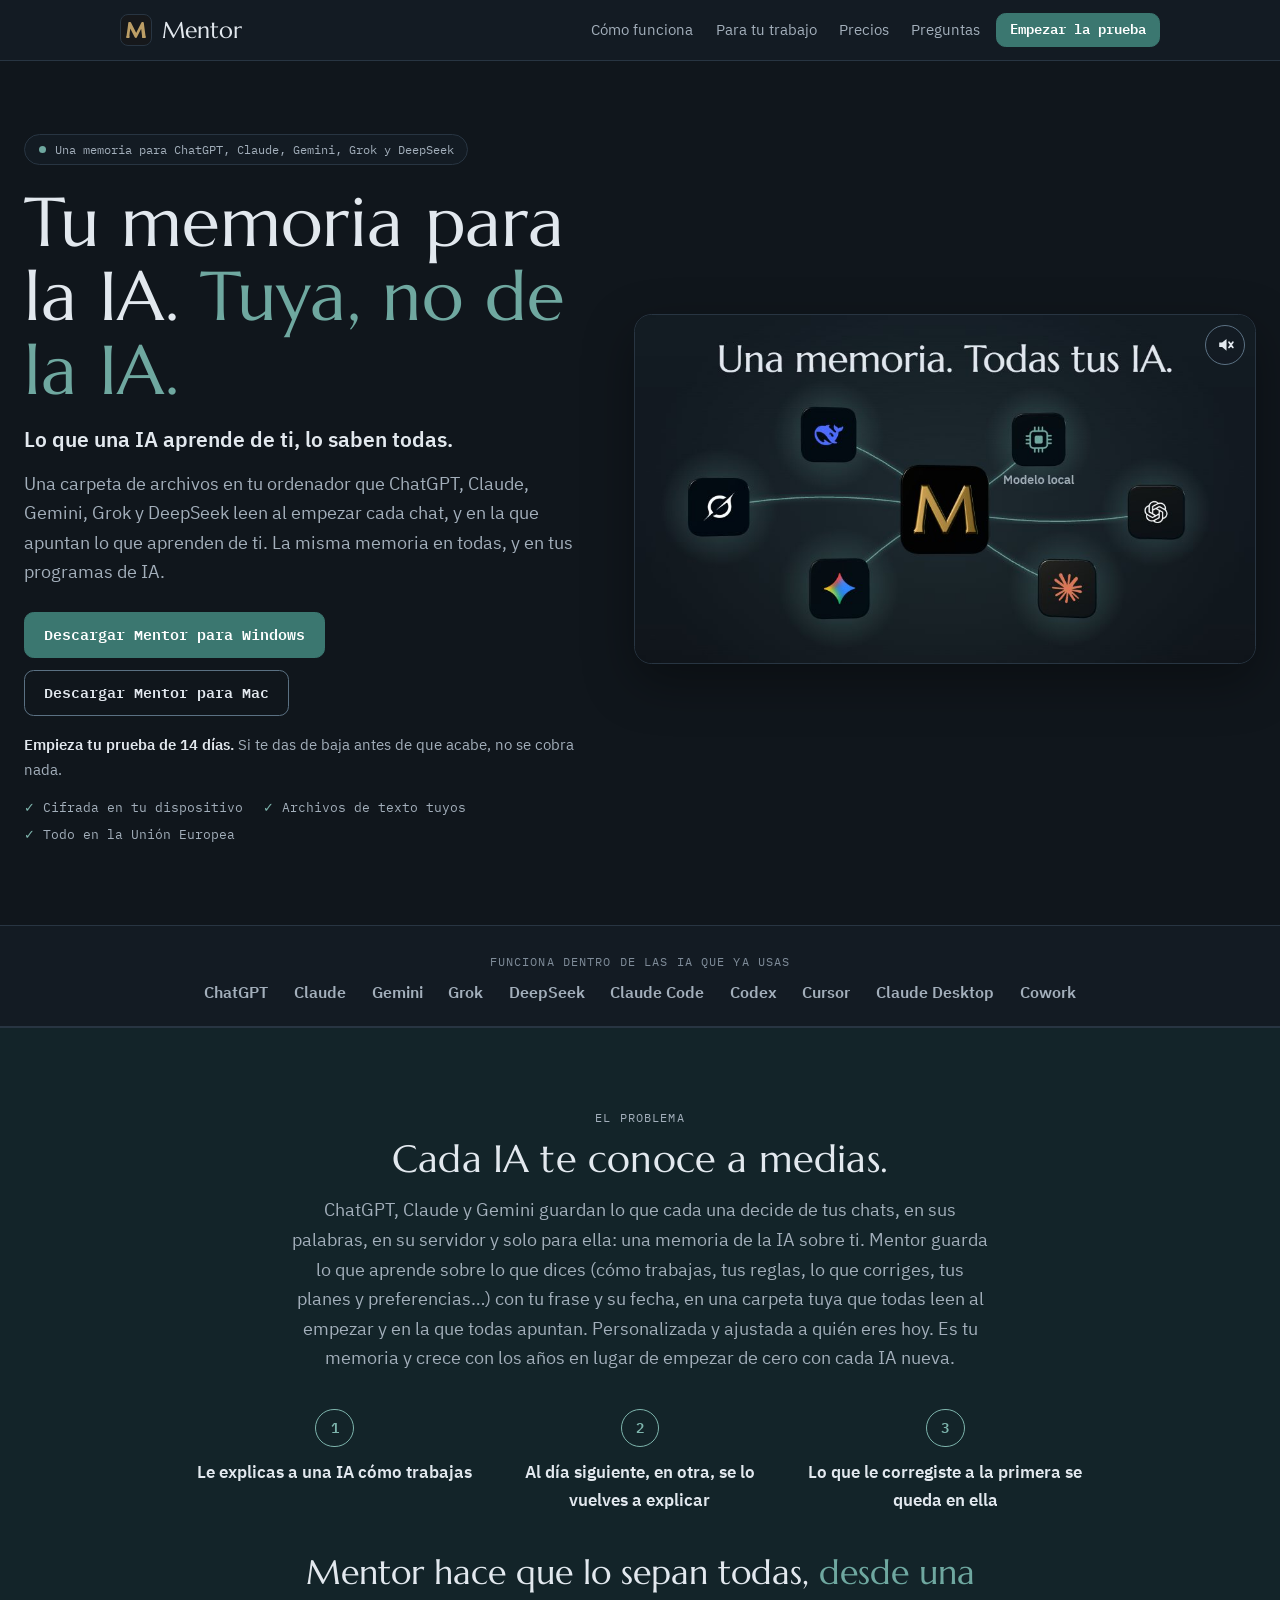
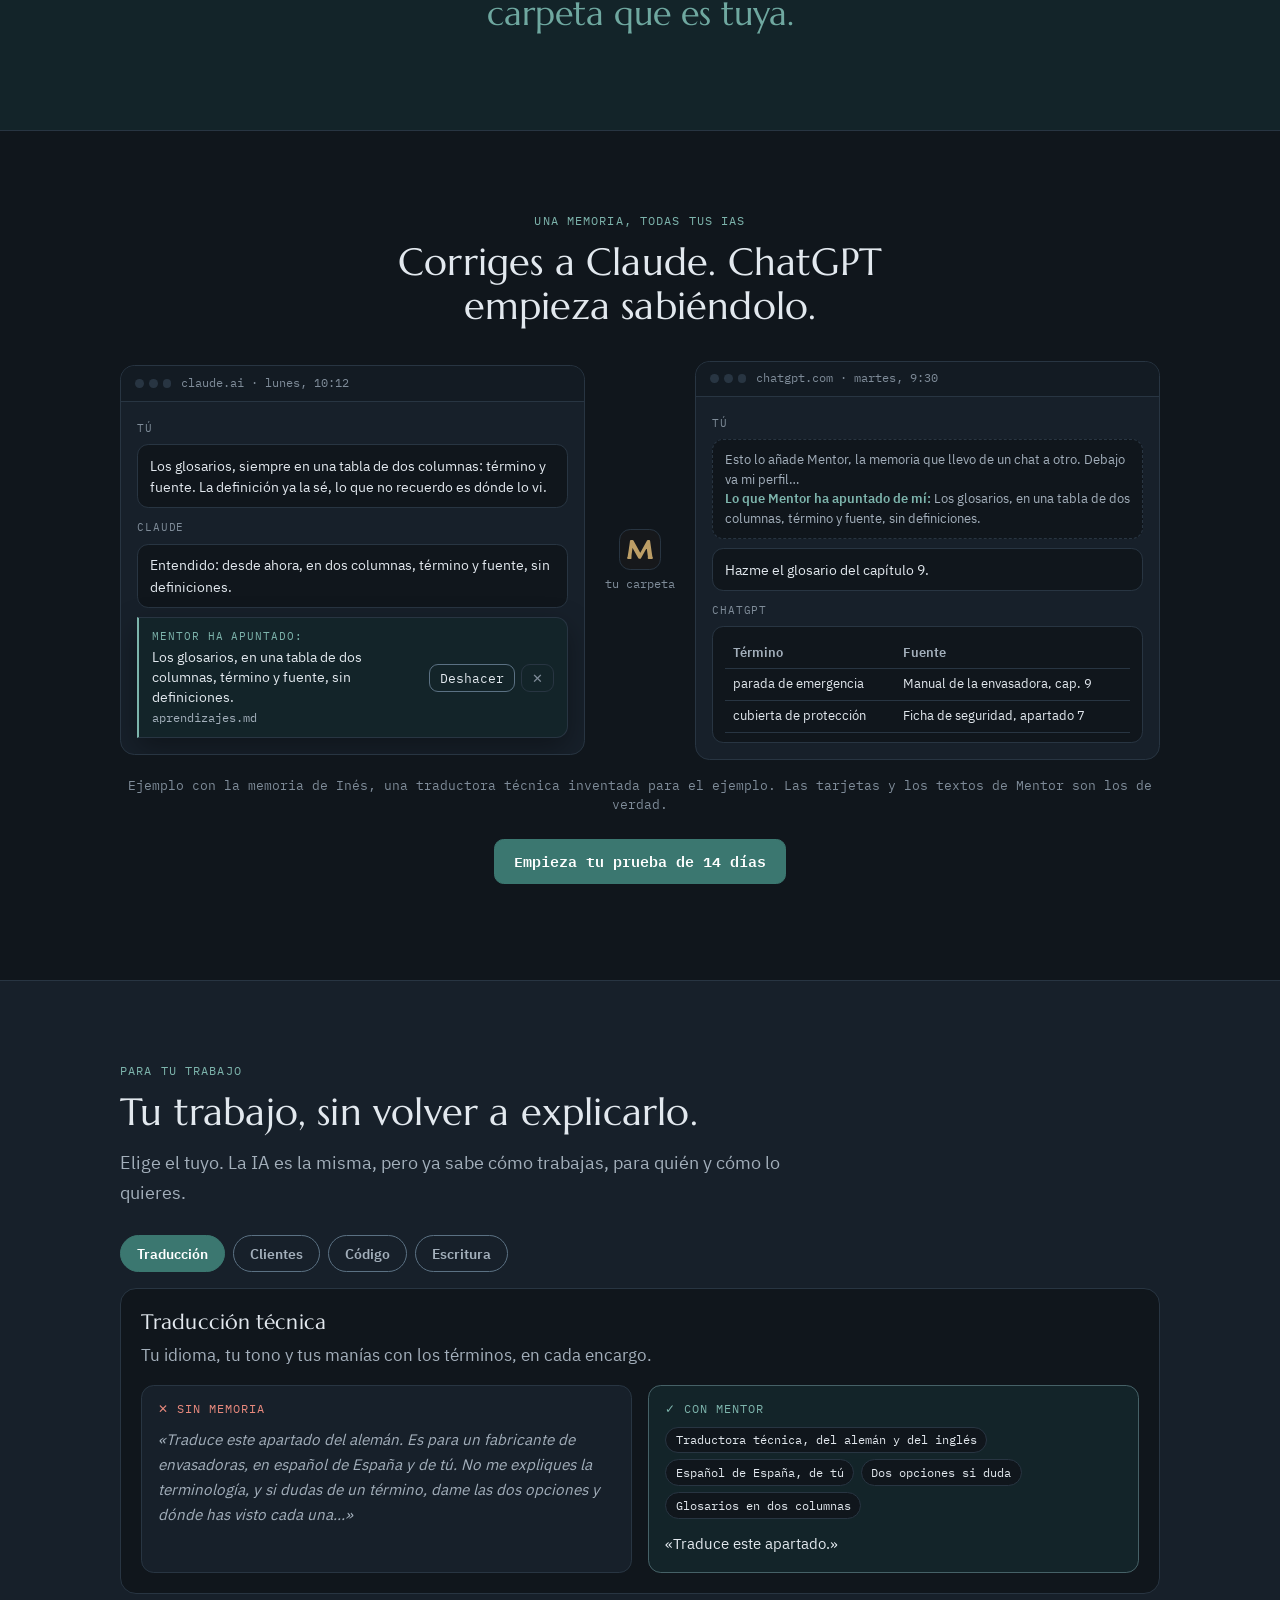
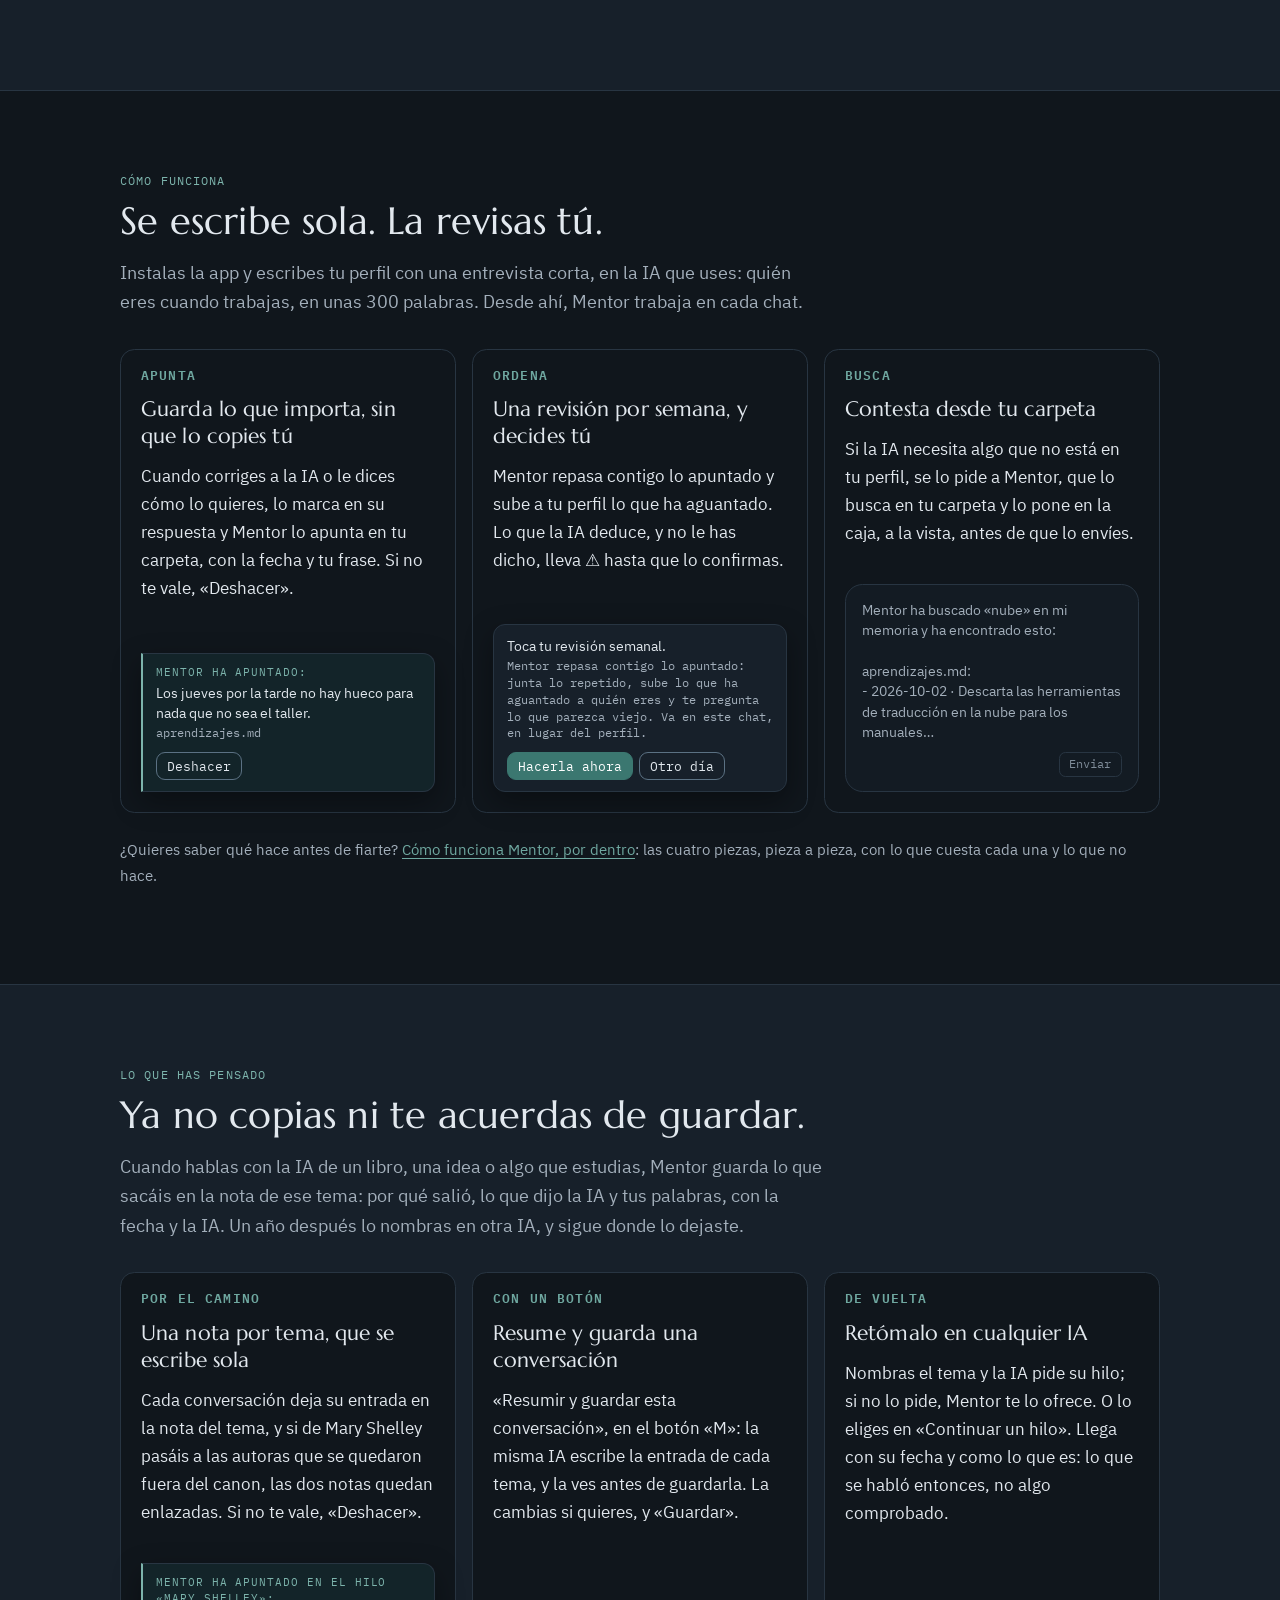
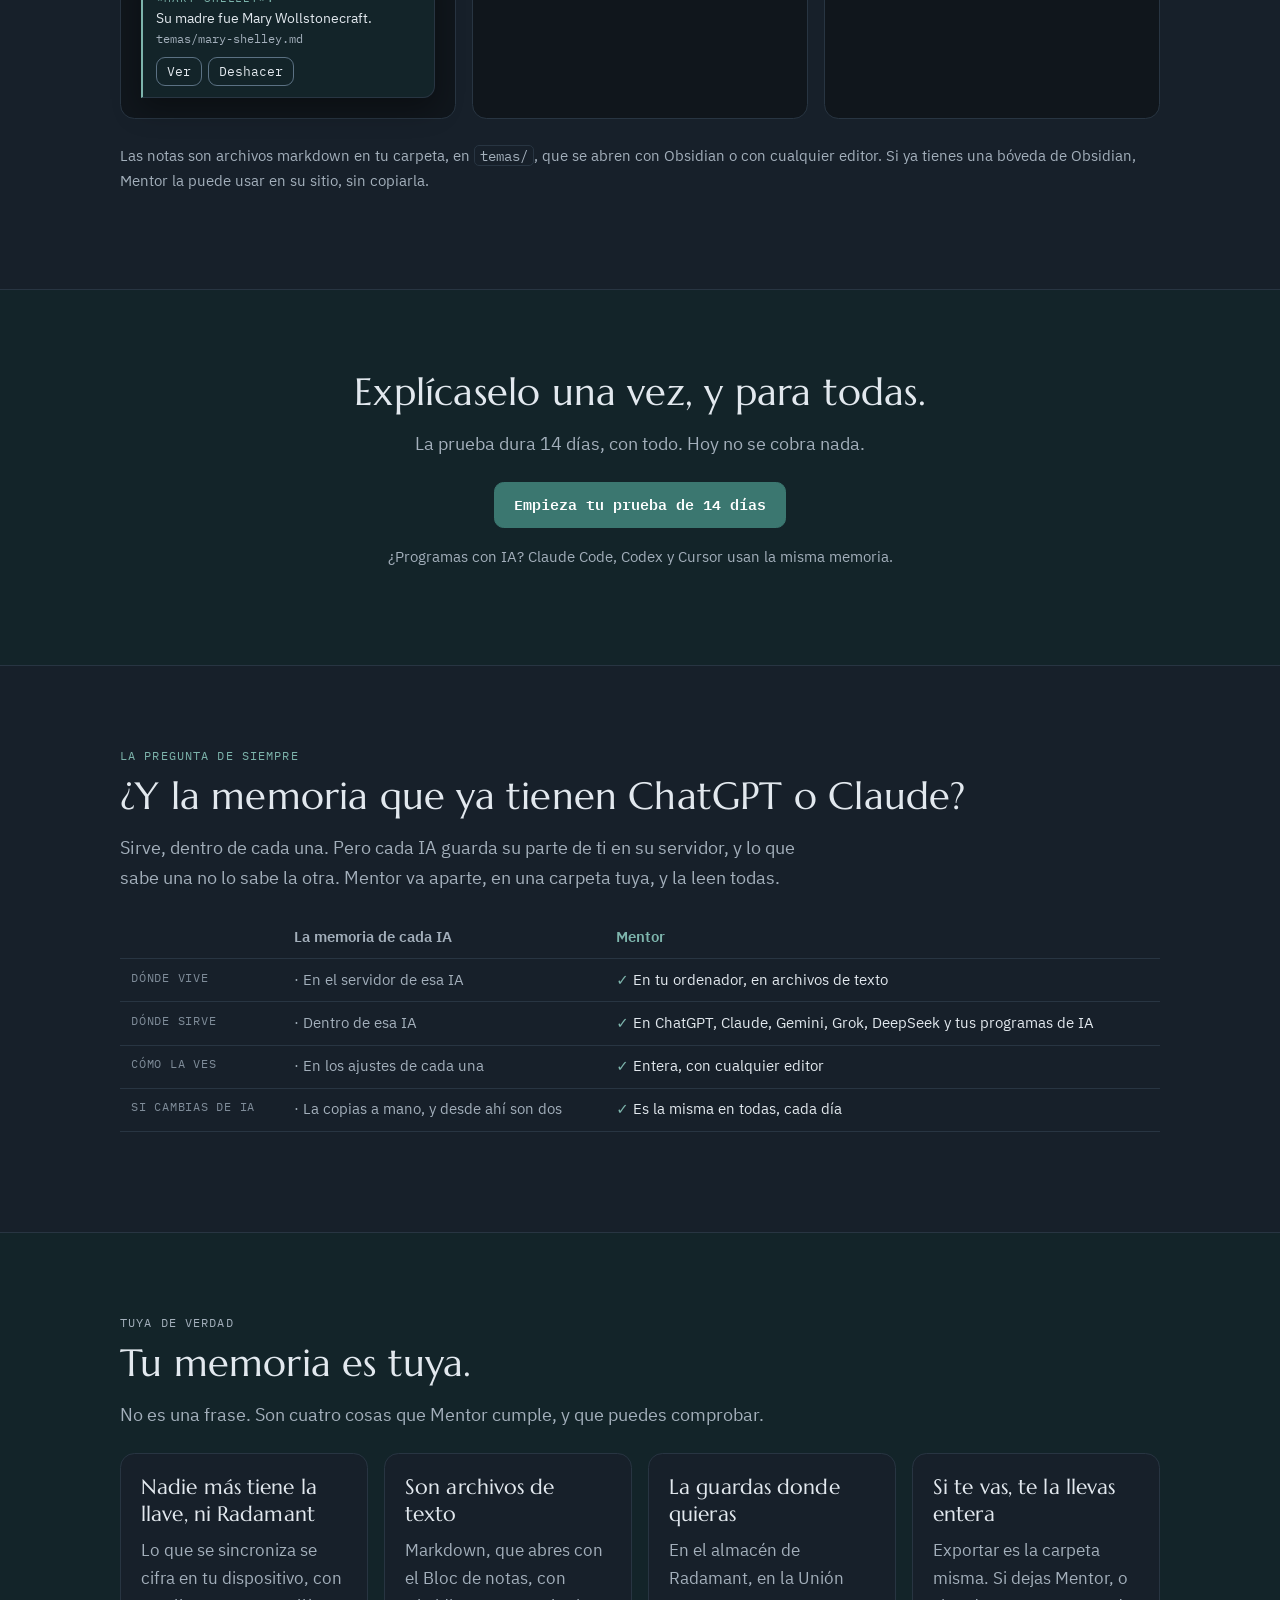
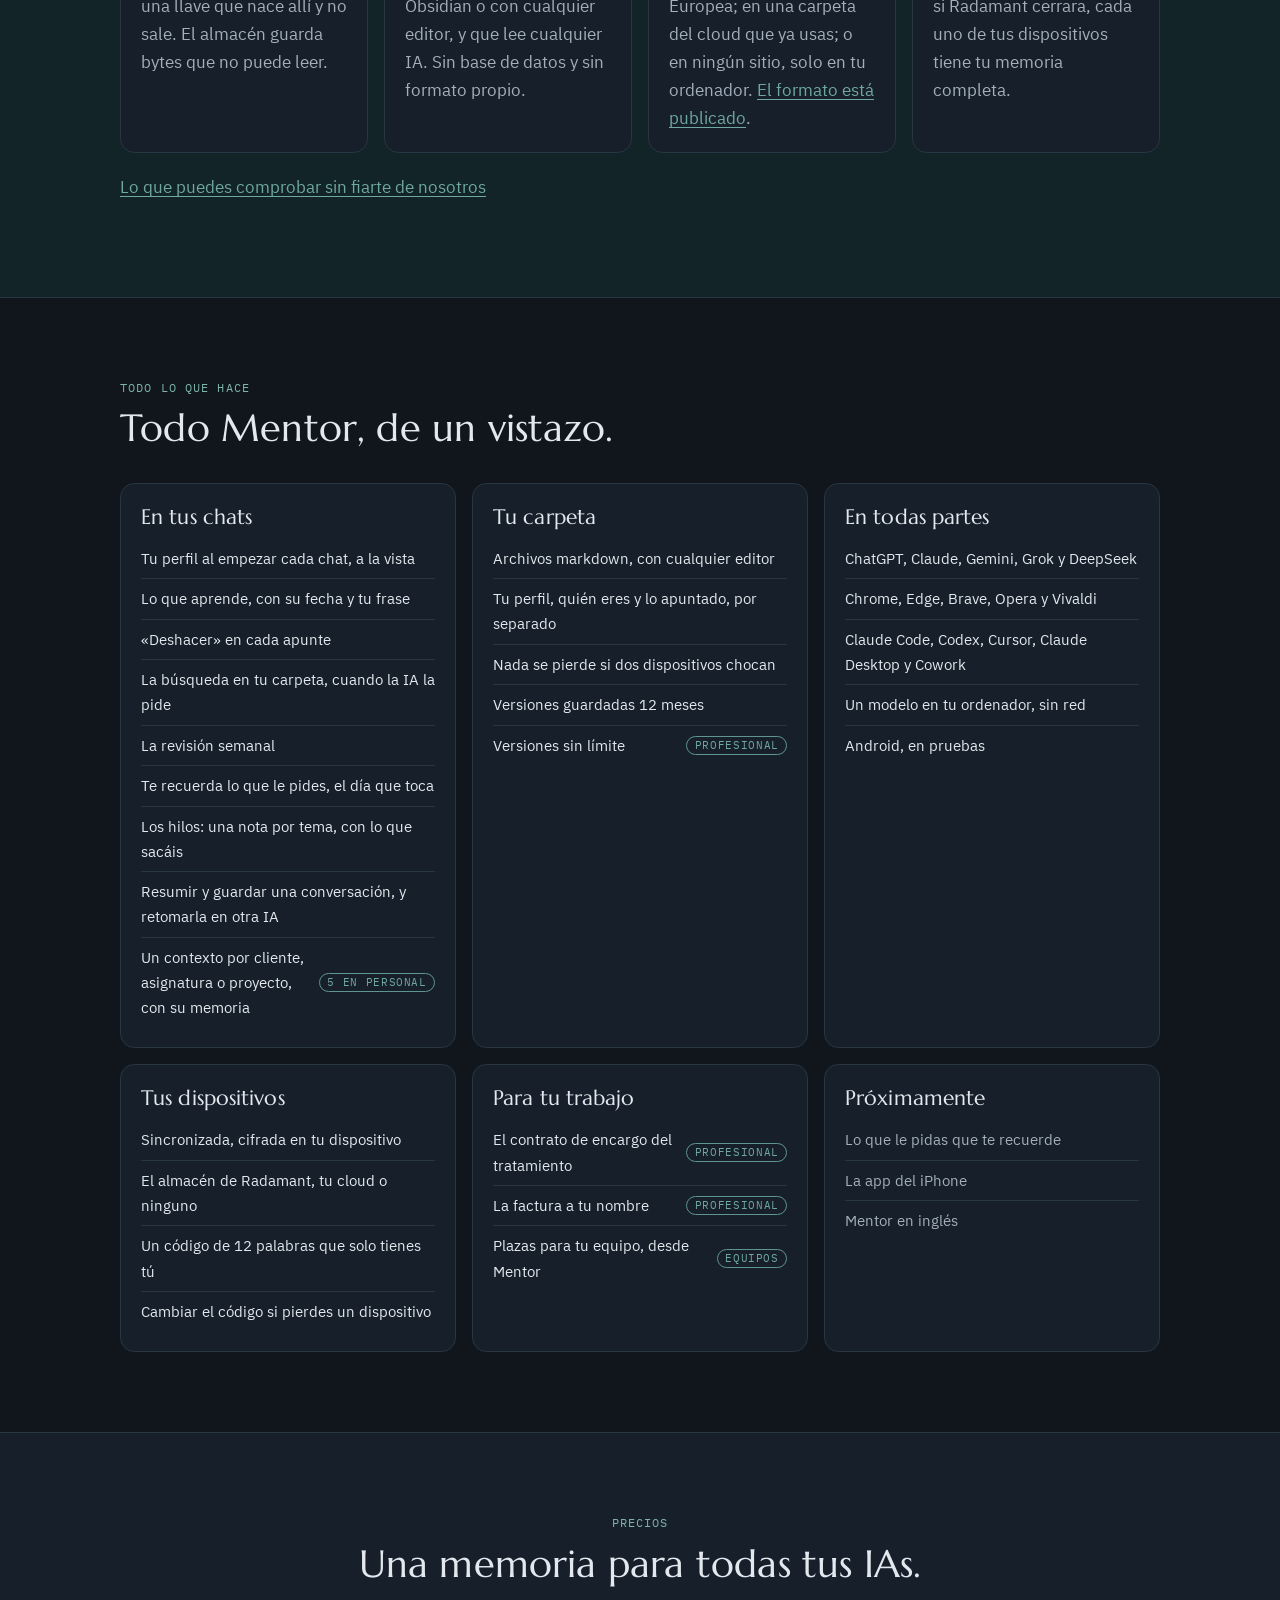
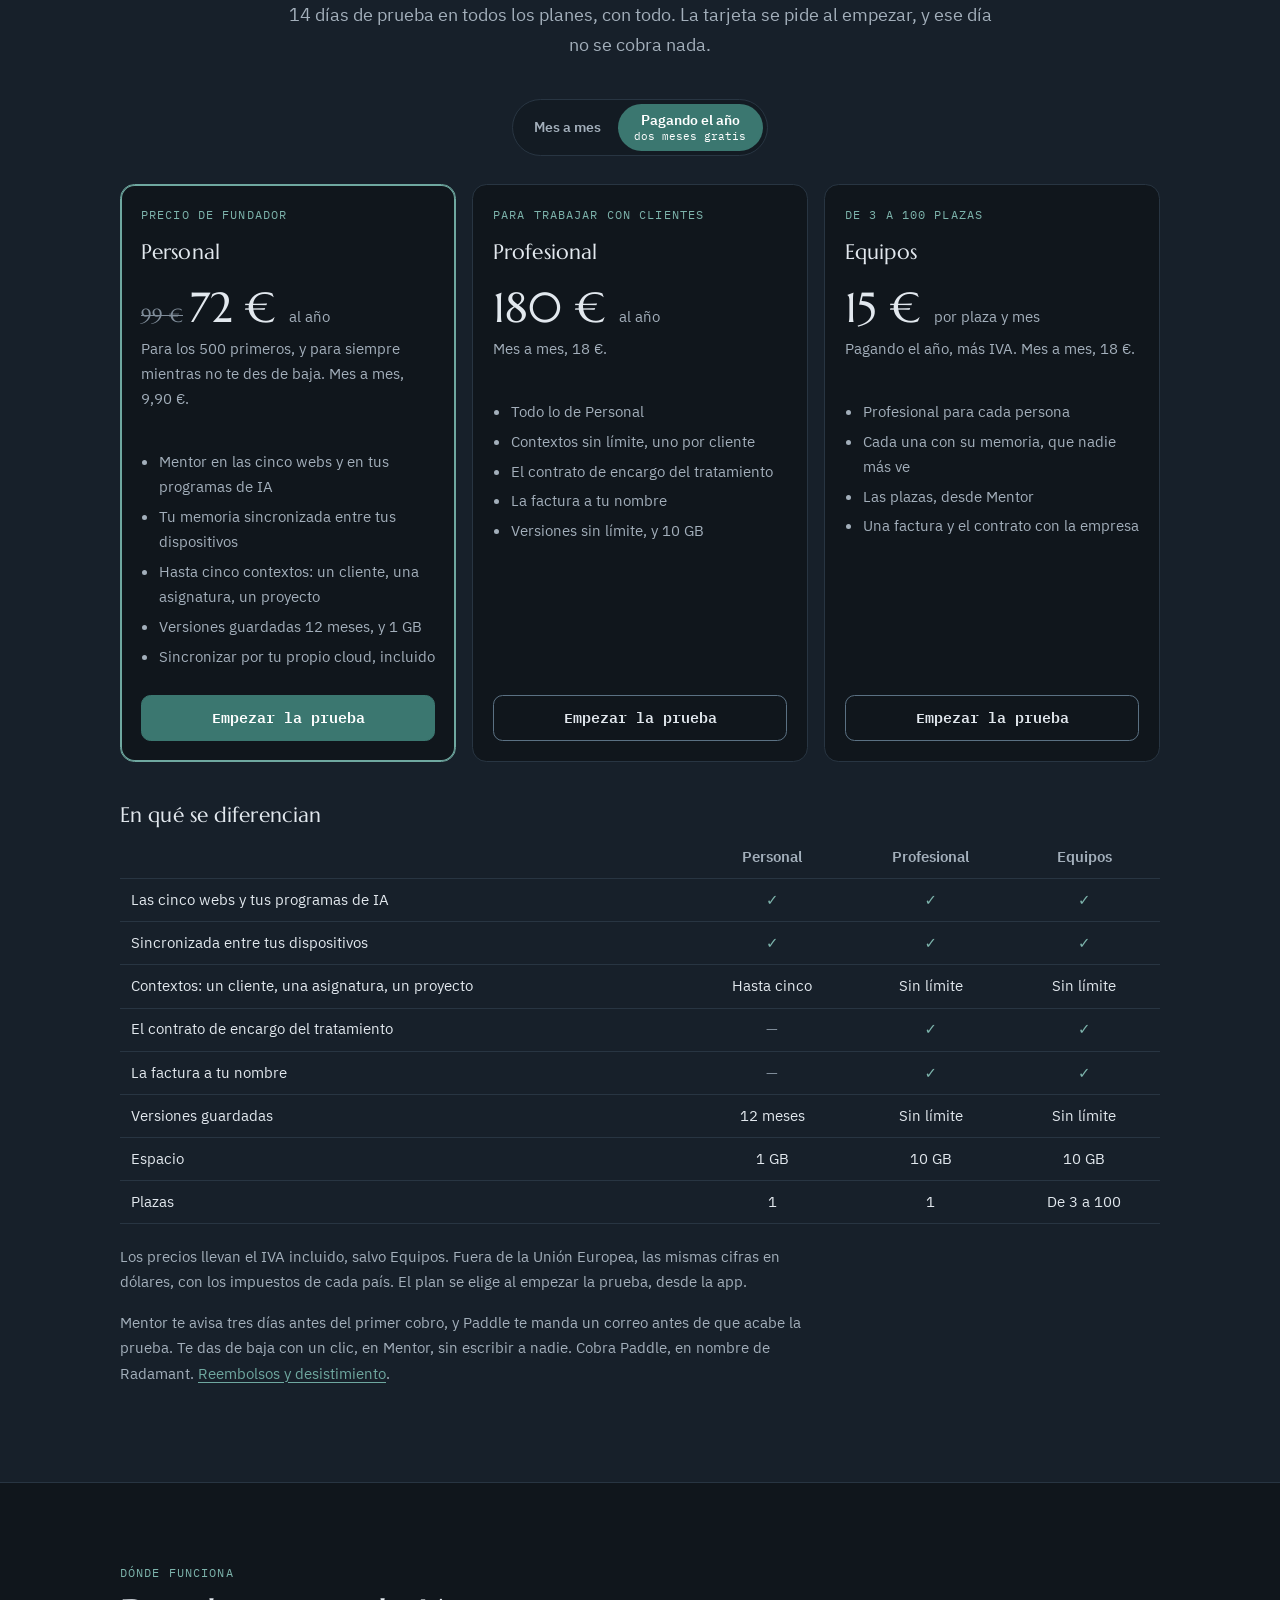
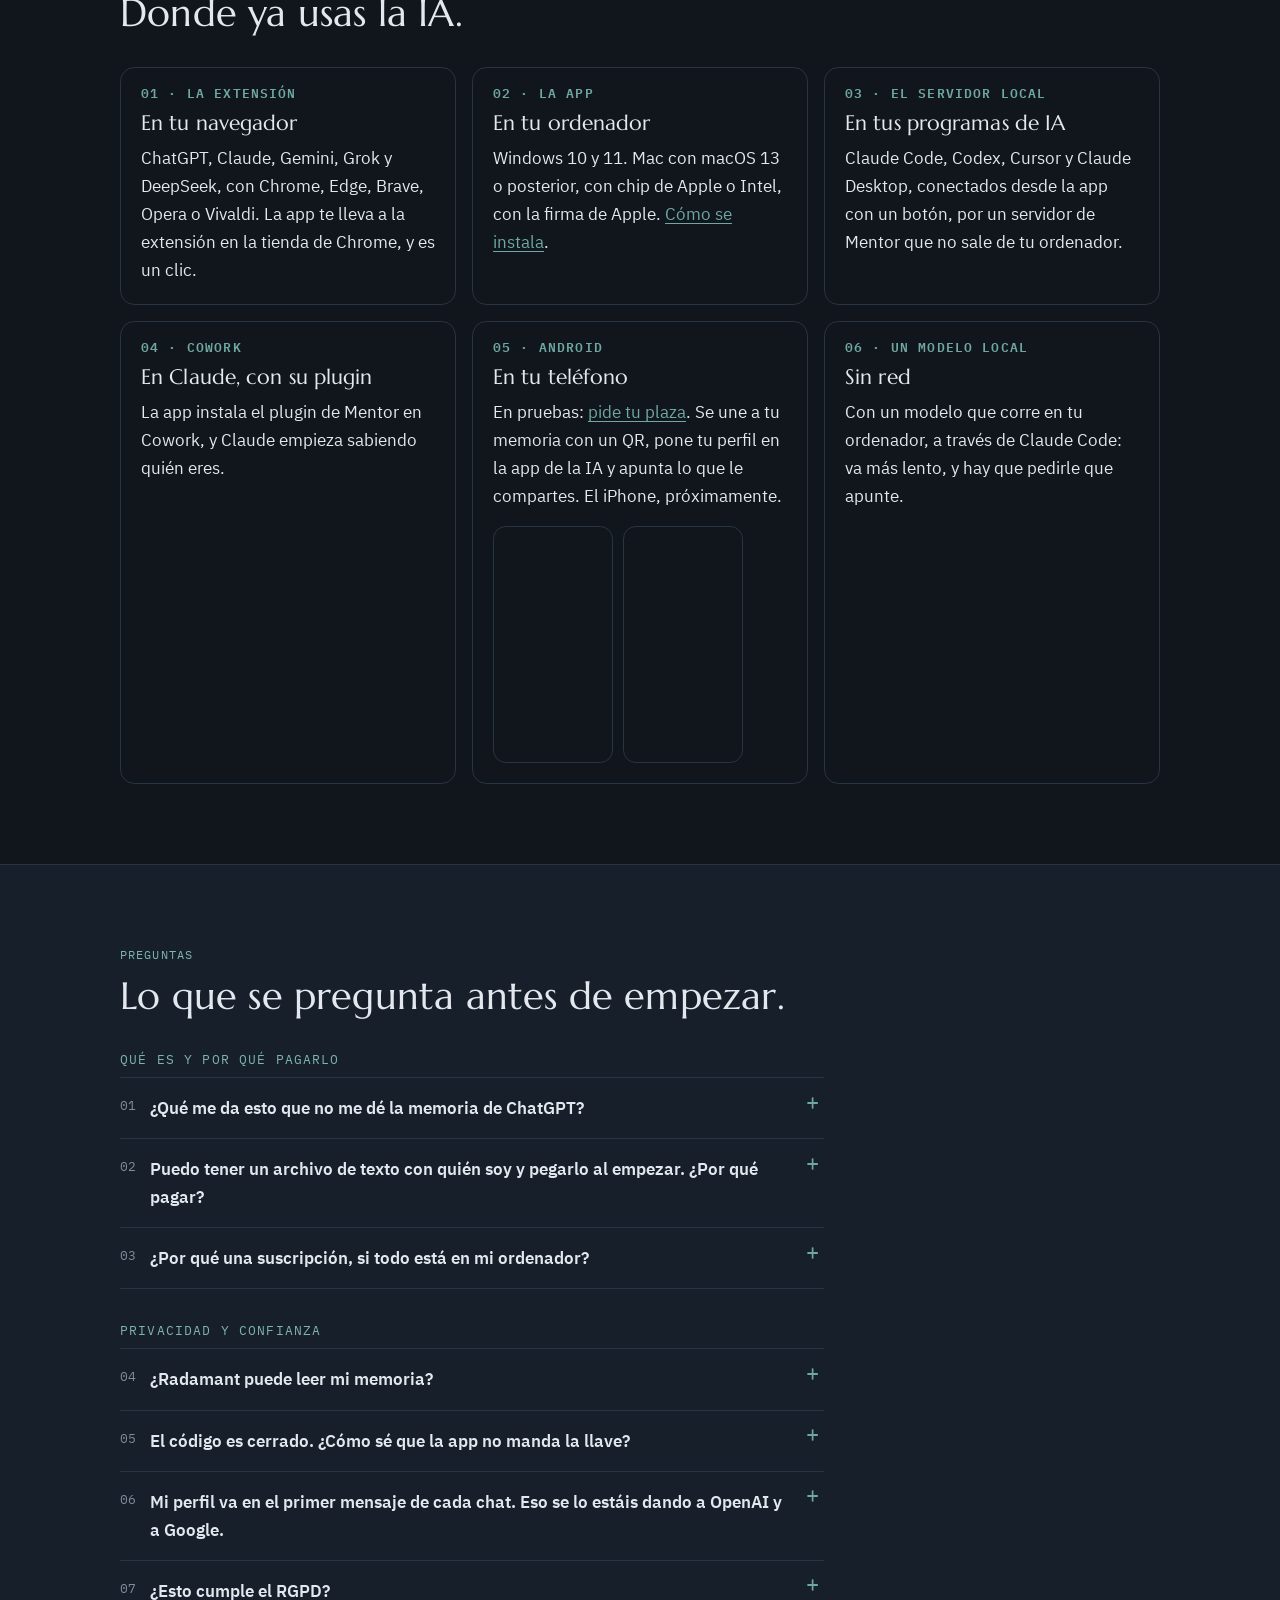
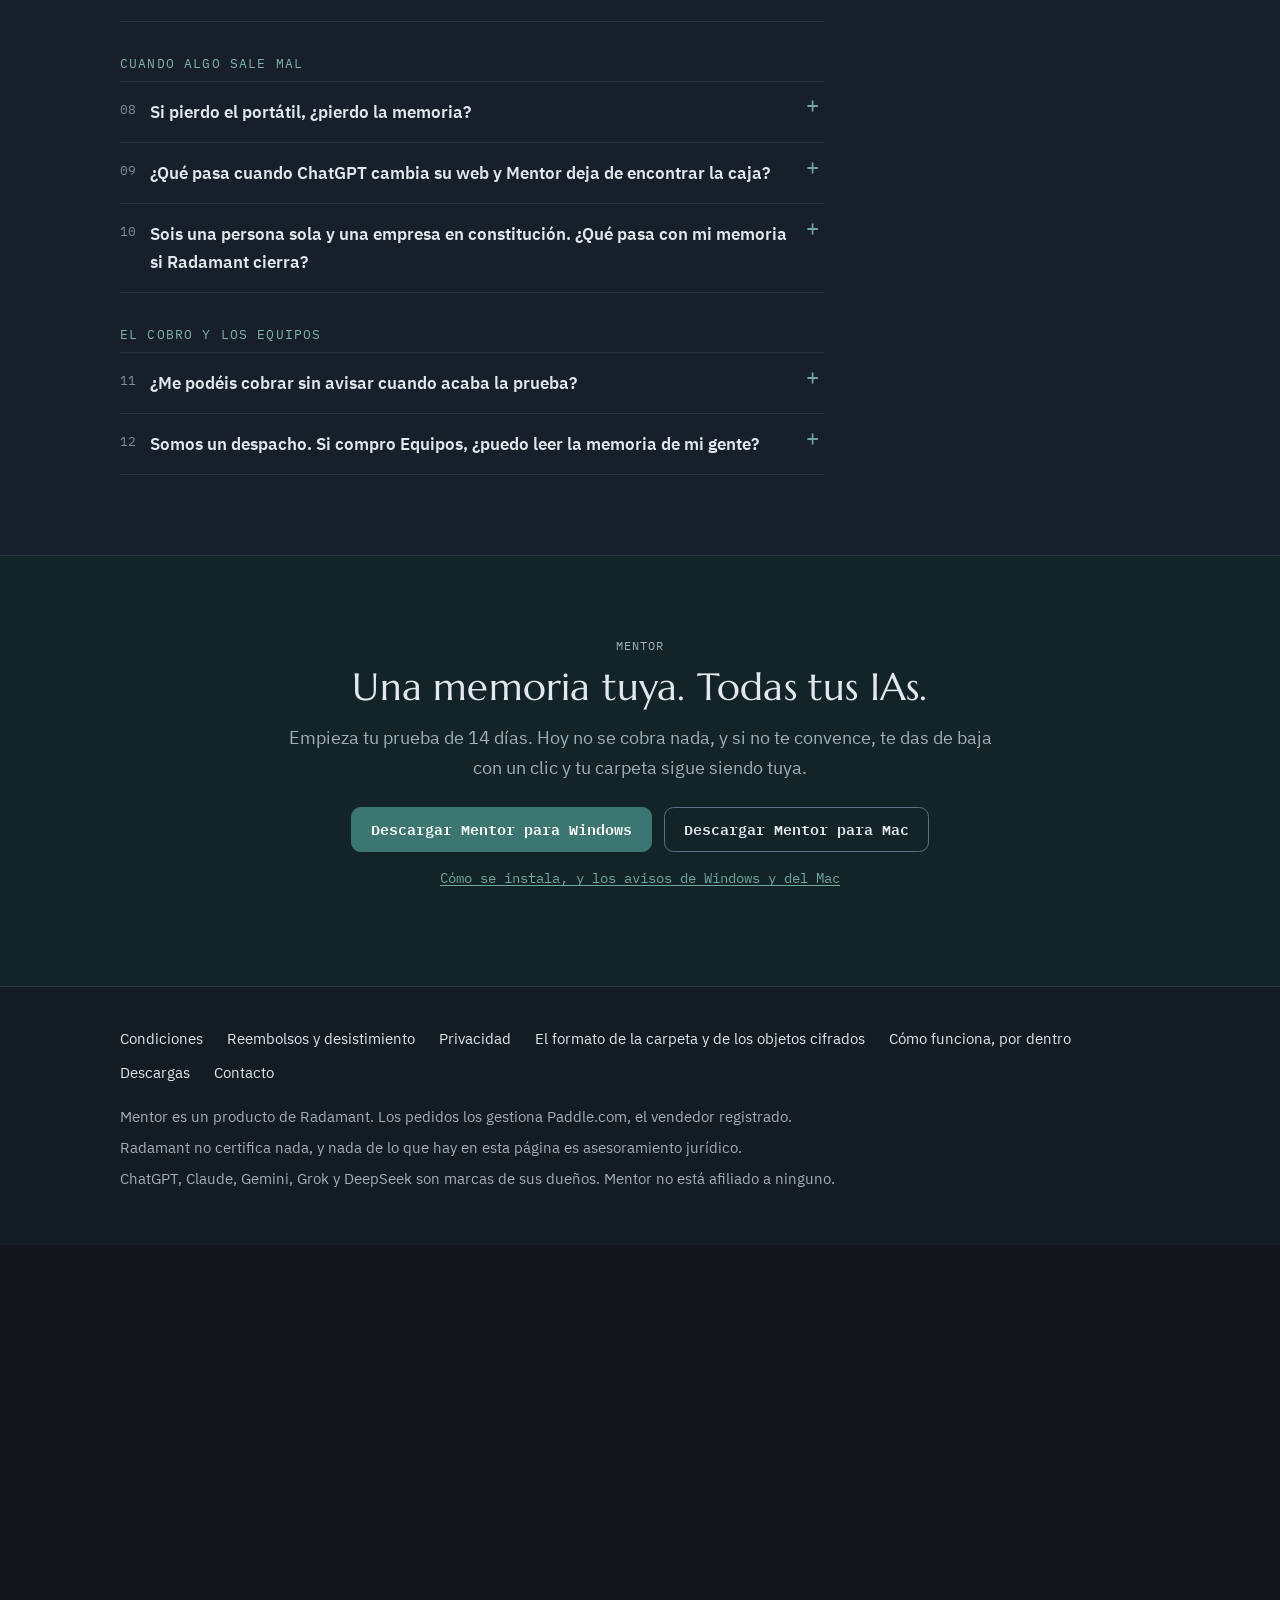
<file: index.html>
<!doctype html>
<html lang="es">
<head>
  <meta charset="utf-8">
  <meta name="viewport" content="width=device-width, initial-scale=1">
  <title>Mentor, de Radamant</title>
  <meta http-equiv="refresh" content="0; url=mentor/">
  <link rel="canonical" href="mentor/">
  <link rel="icon" href="mentor/icono.svg" type="image/svg+xml">
  <link rel="stylesheet" href="/fuentes/letras.css">
  <link rel="stylesheet" href="mentor/mentor.css">
</head>
<body>
  <main class="documento">
    <div class="contenedor estrecho">
      <h1>Mentor, de Radamant</h1>
      <p><a href="mentor/">Ir a la página de Mentor</a>: tu memoria, en una carpeta tuya, delante de la IA que uses.</p>
    </div>
  </main>
</body>
</html>
</file>
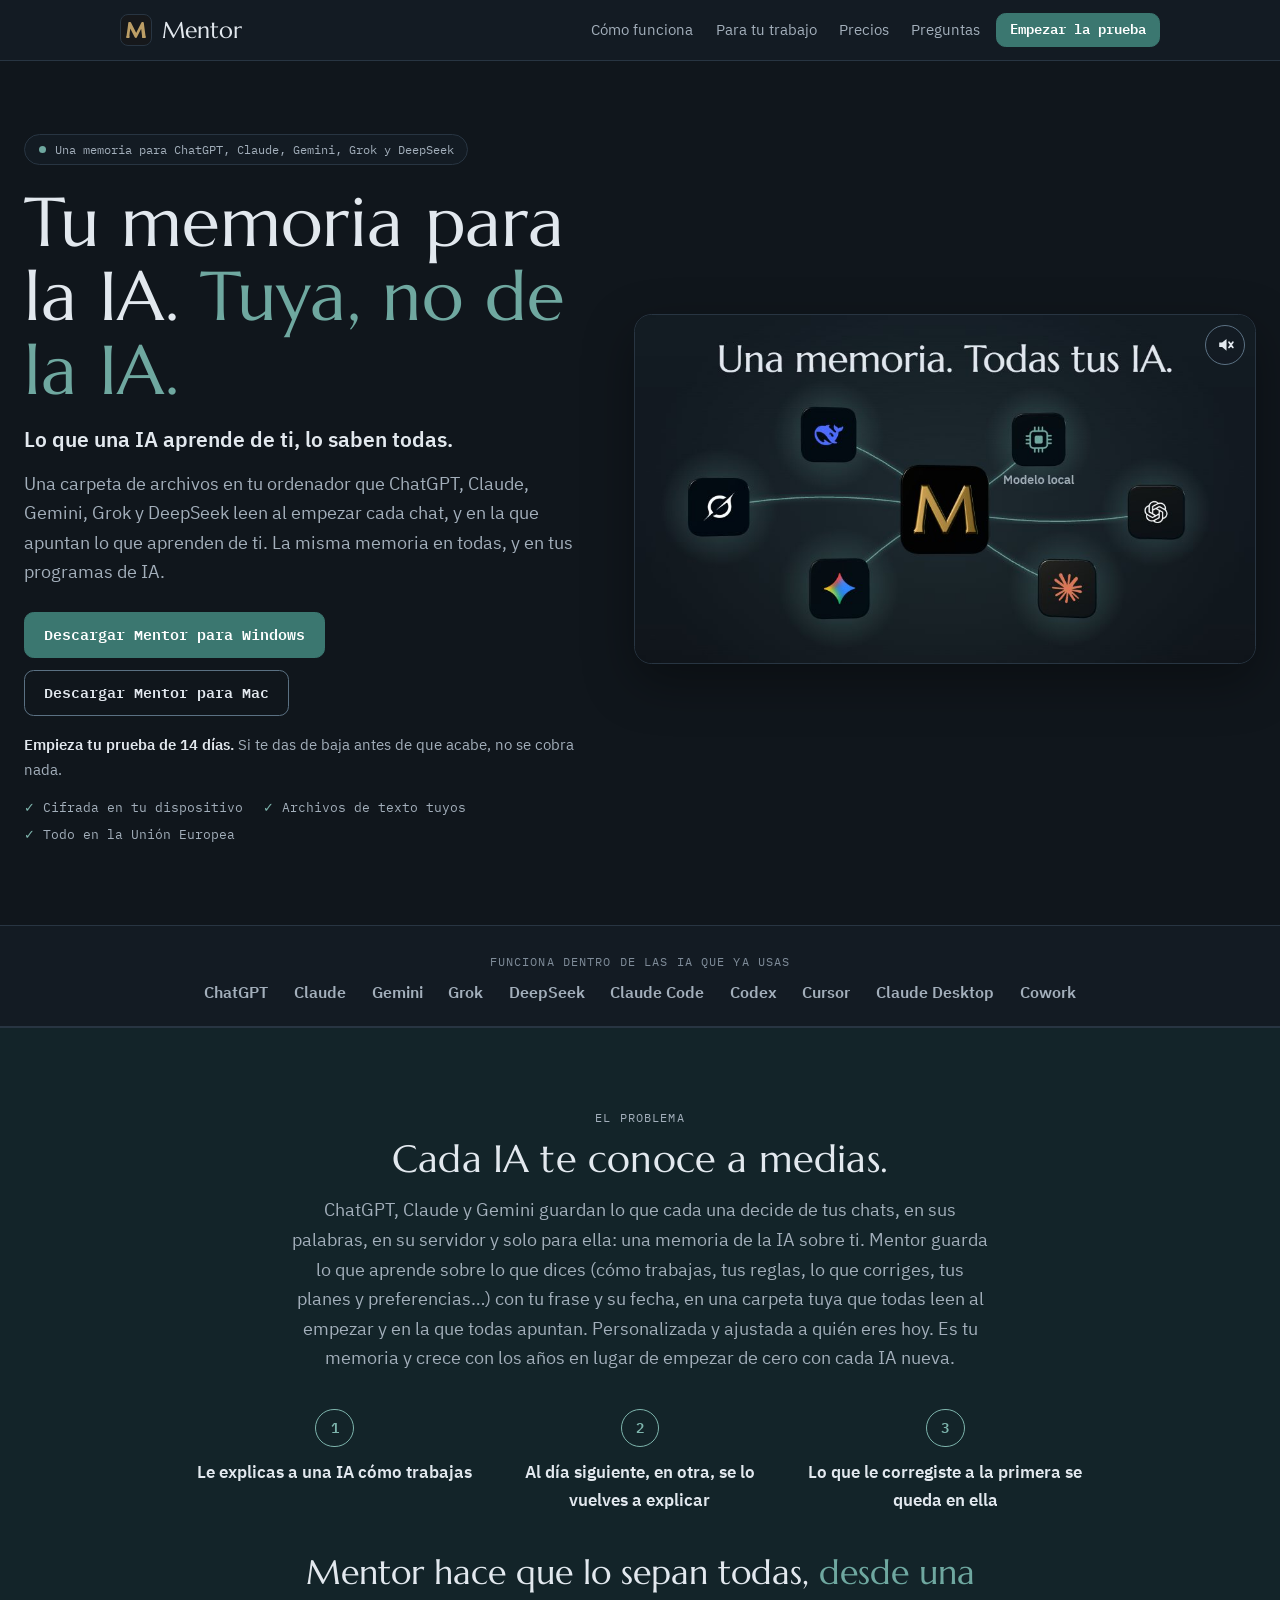
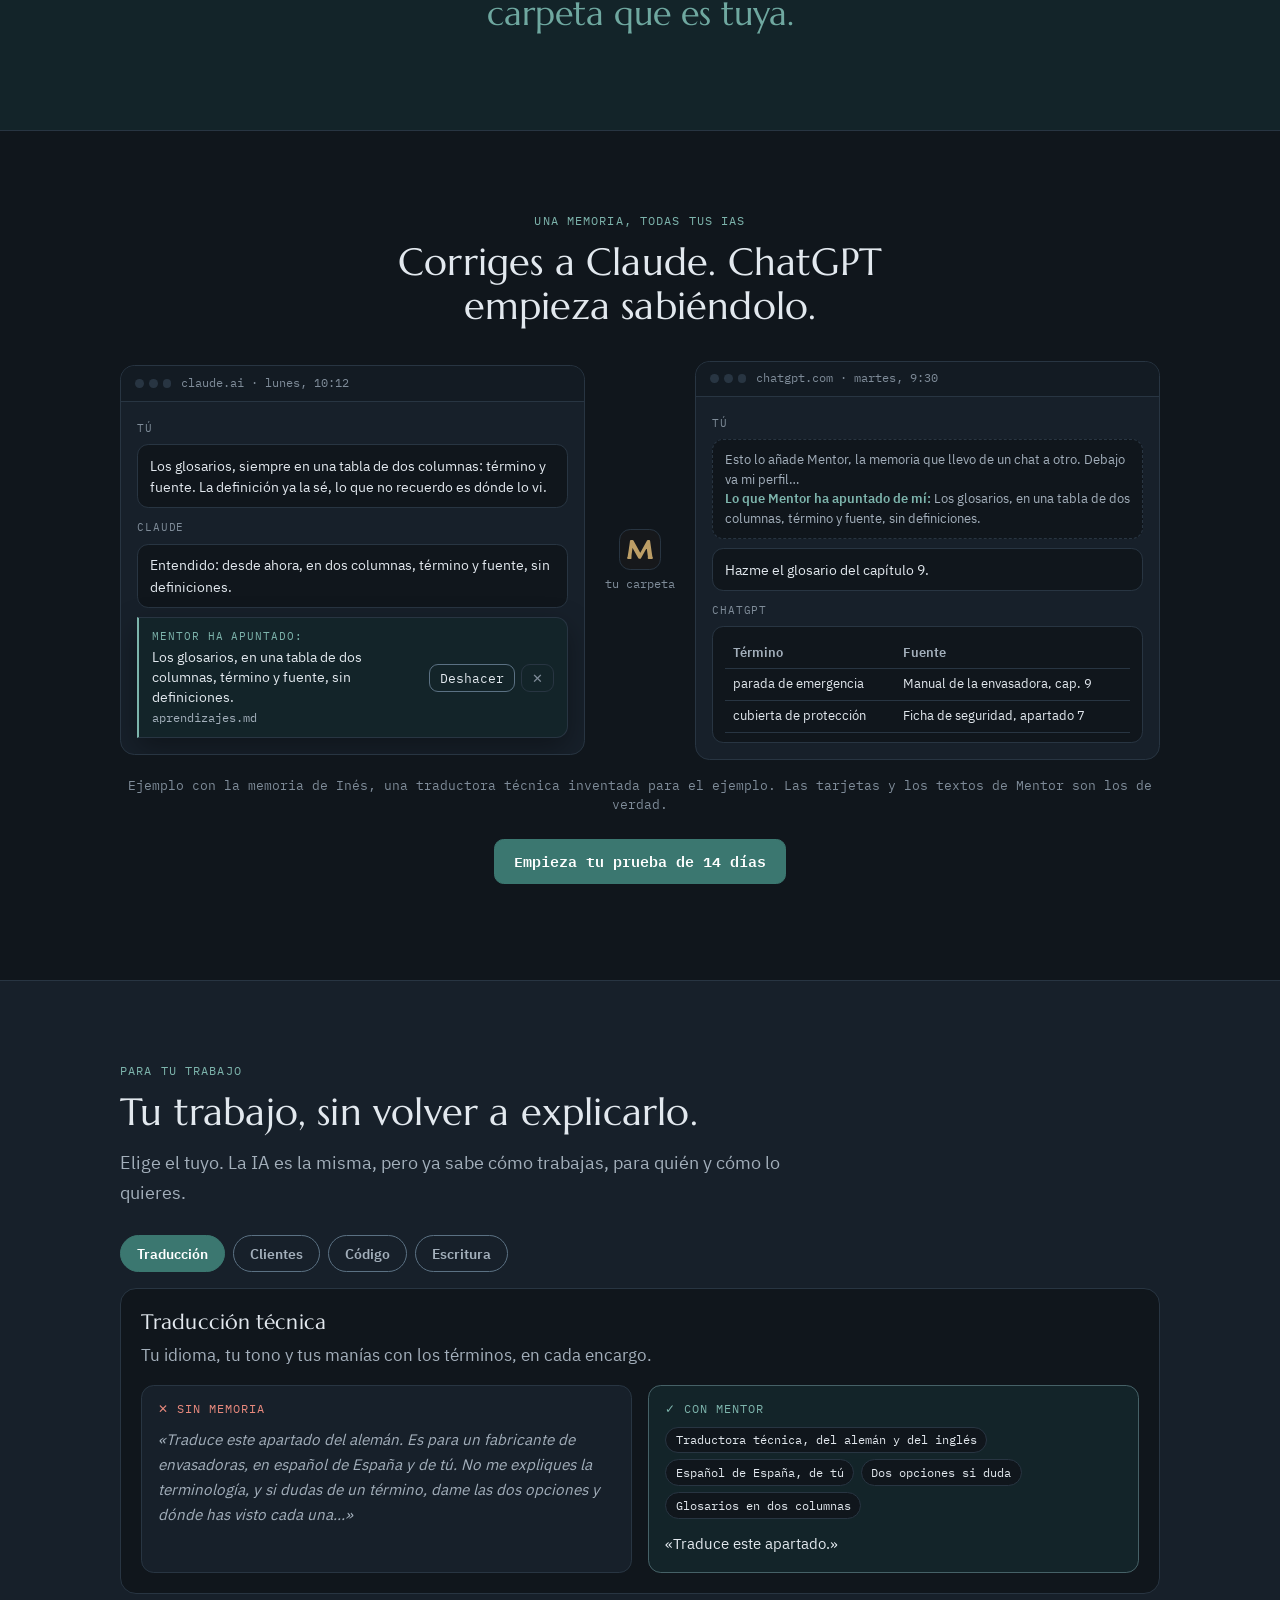
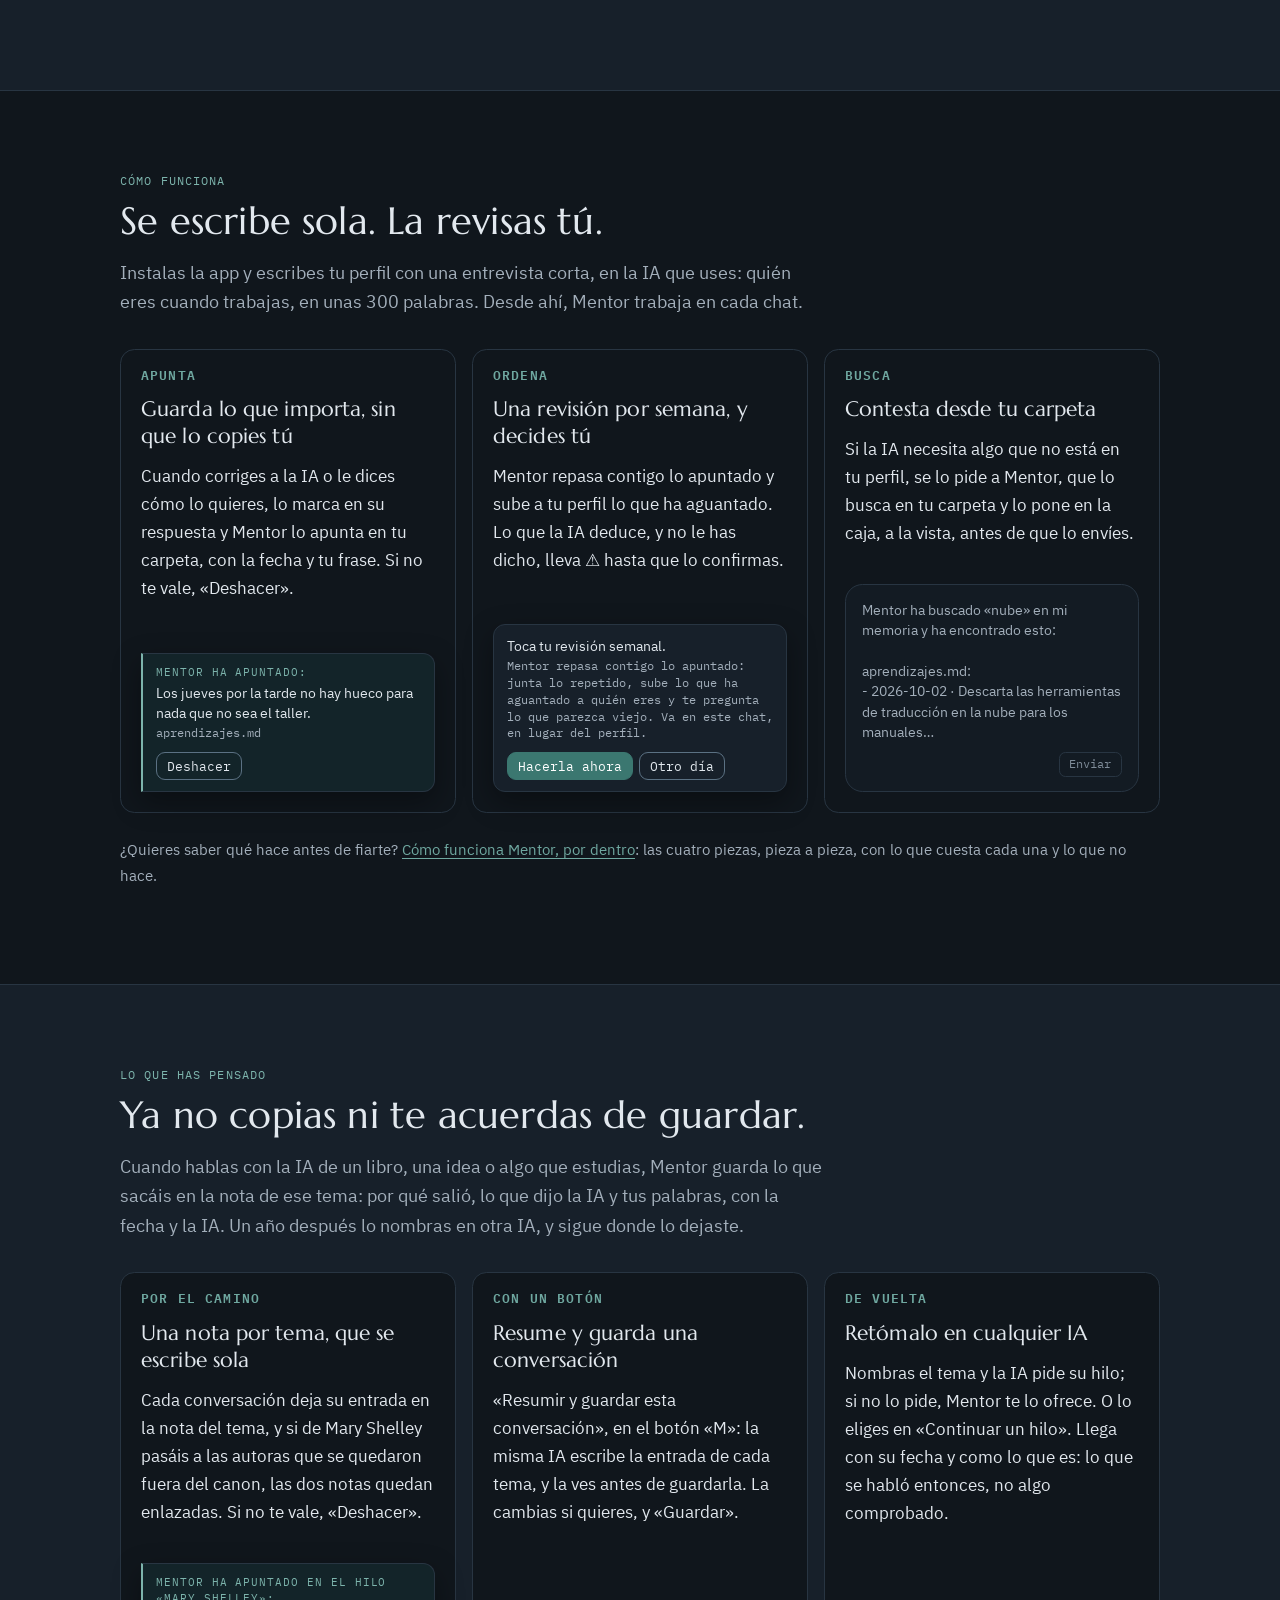
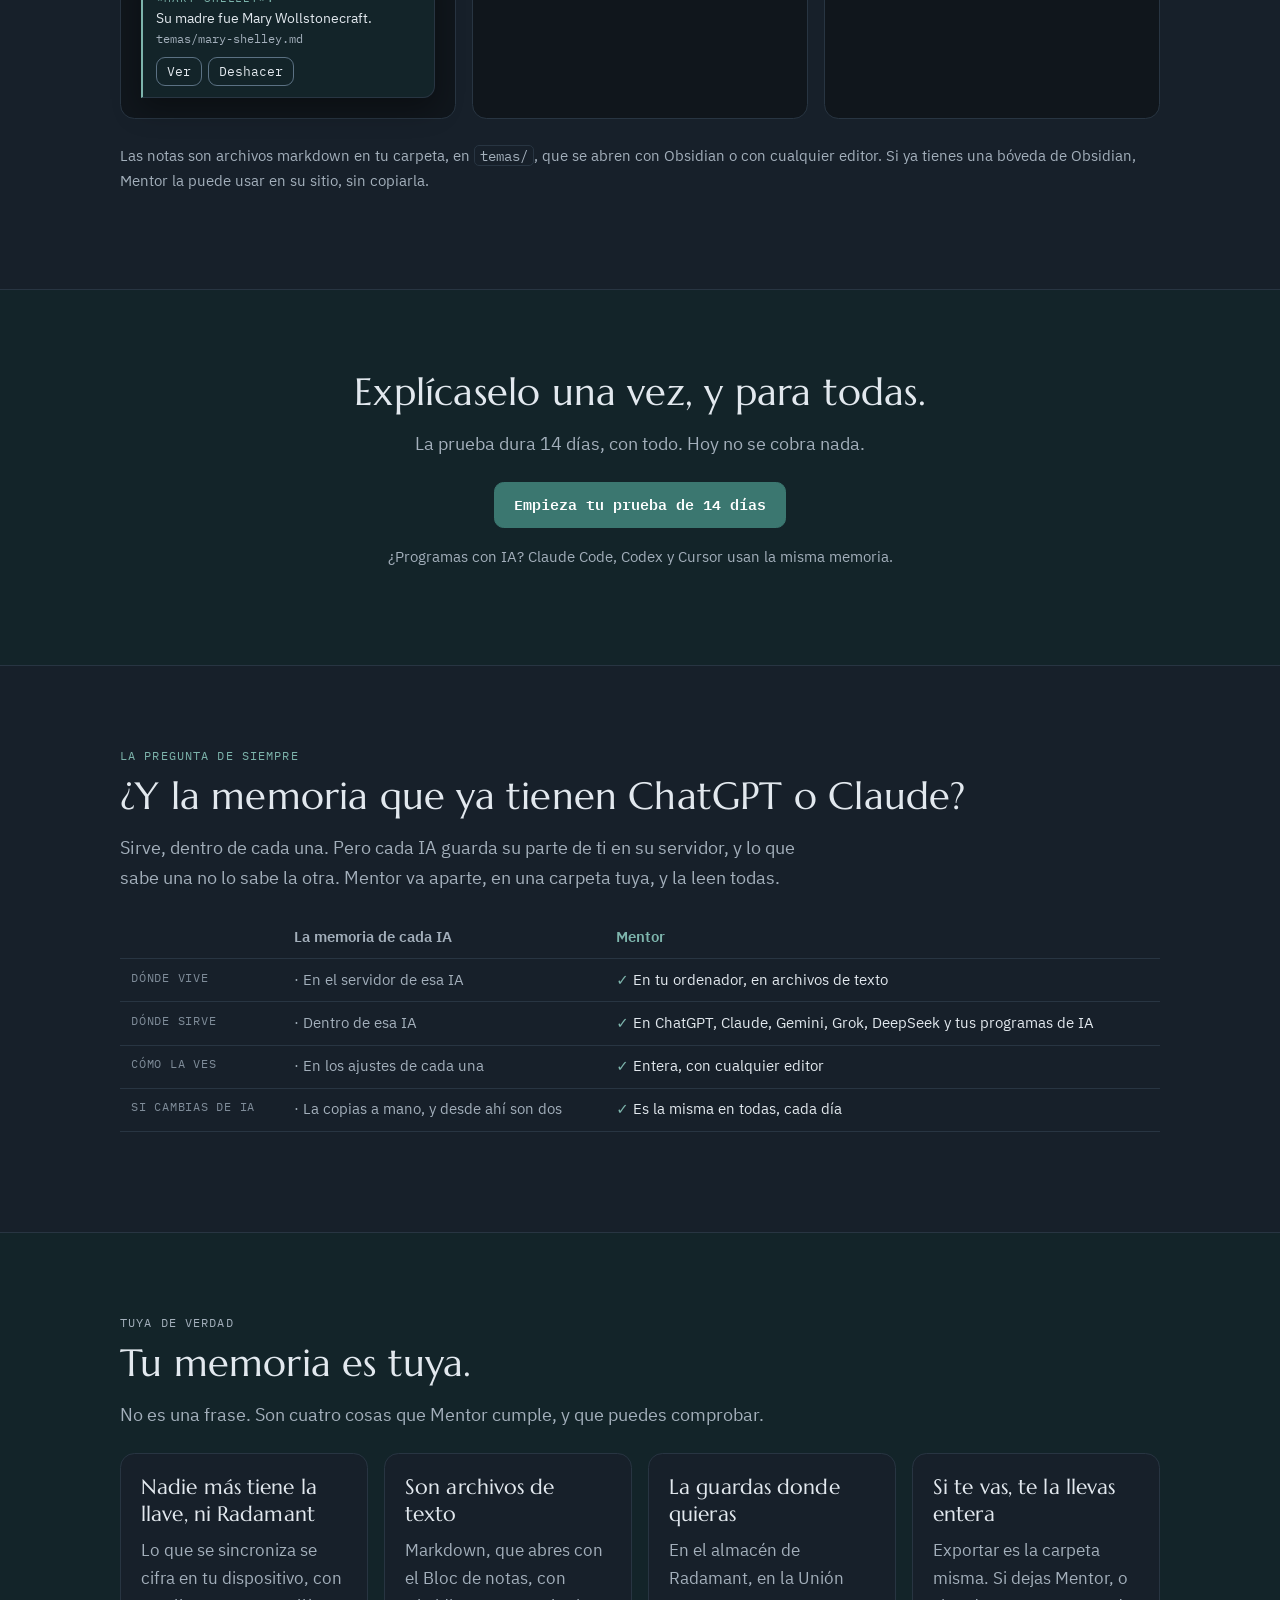
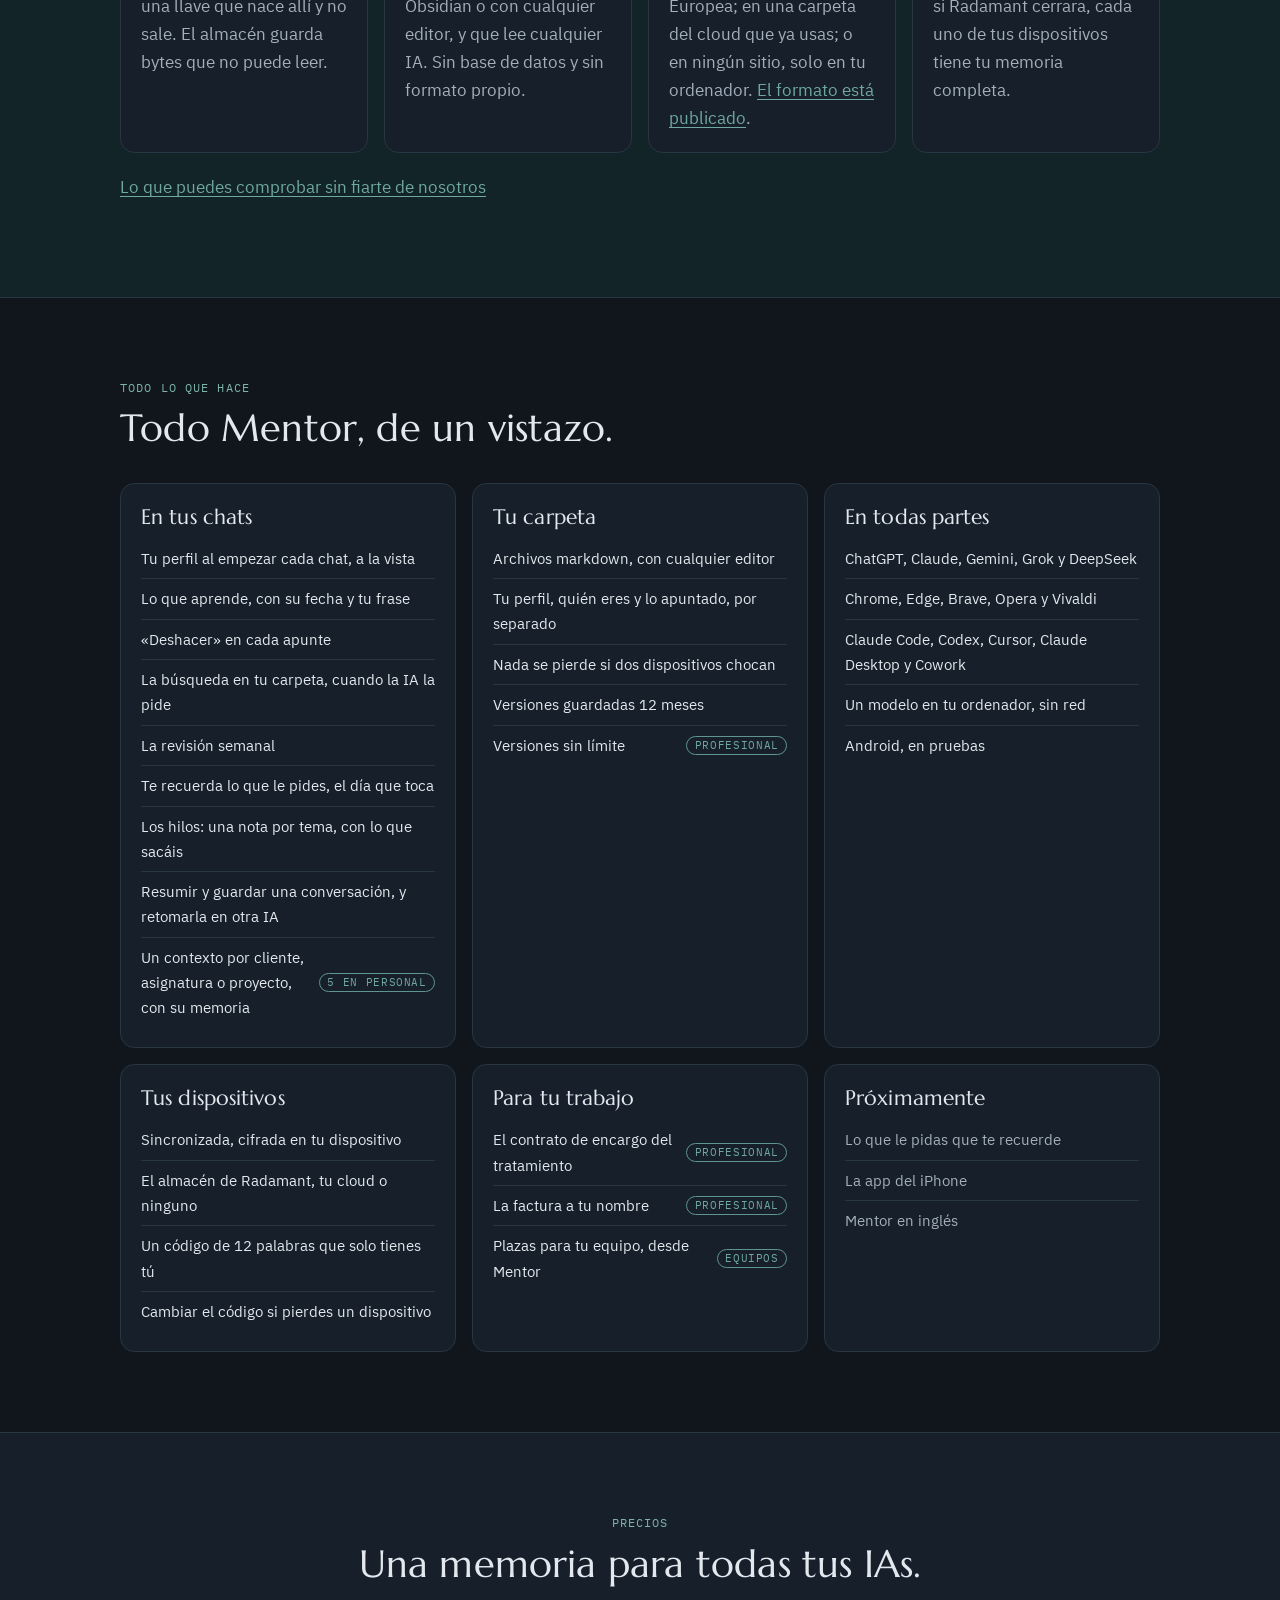
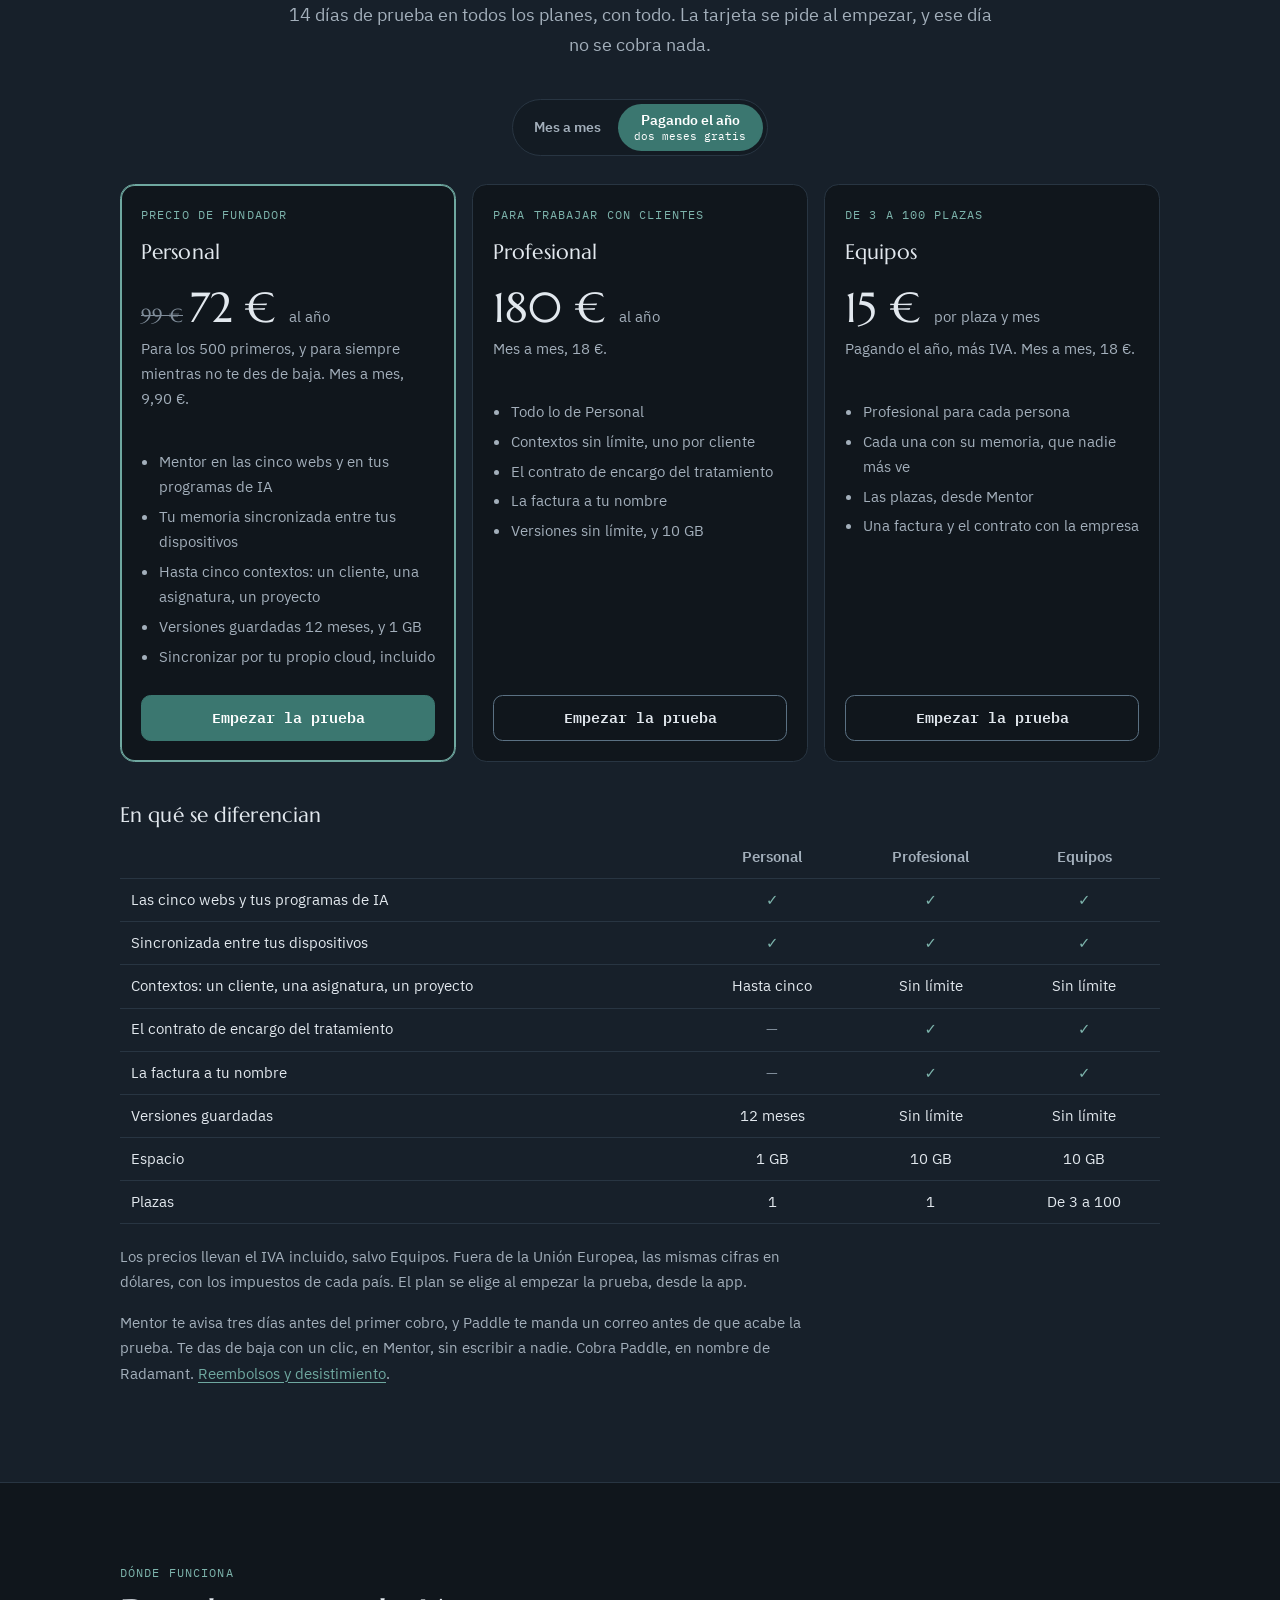
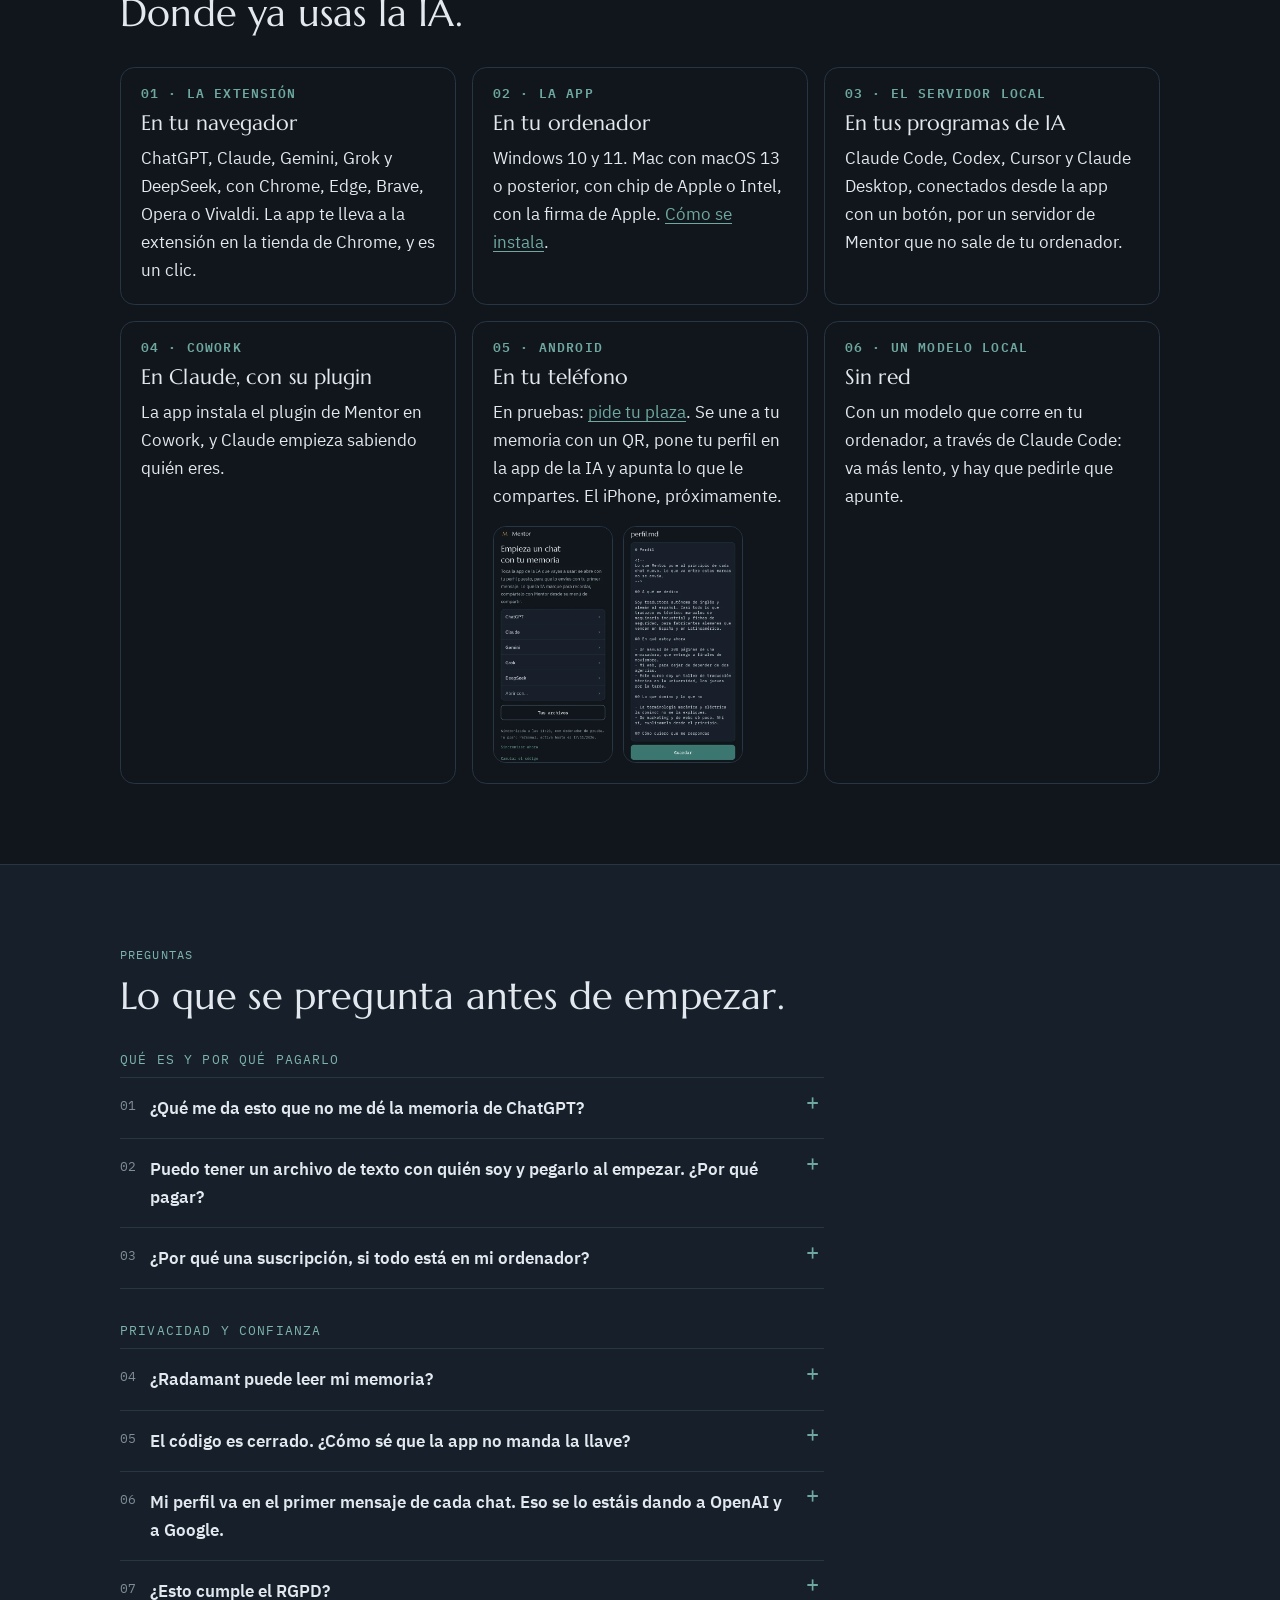
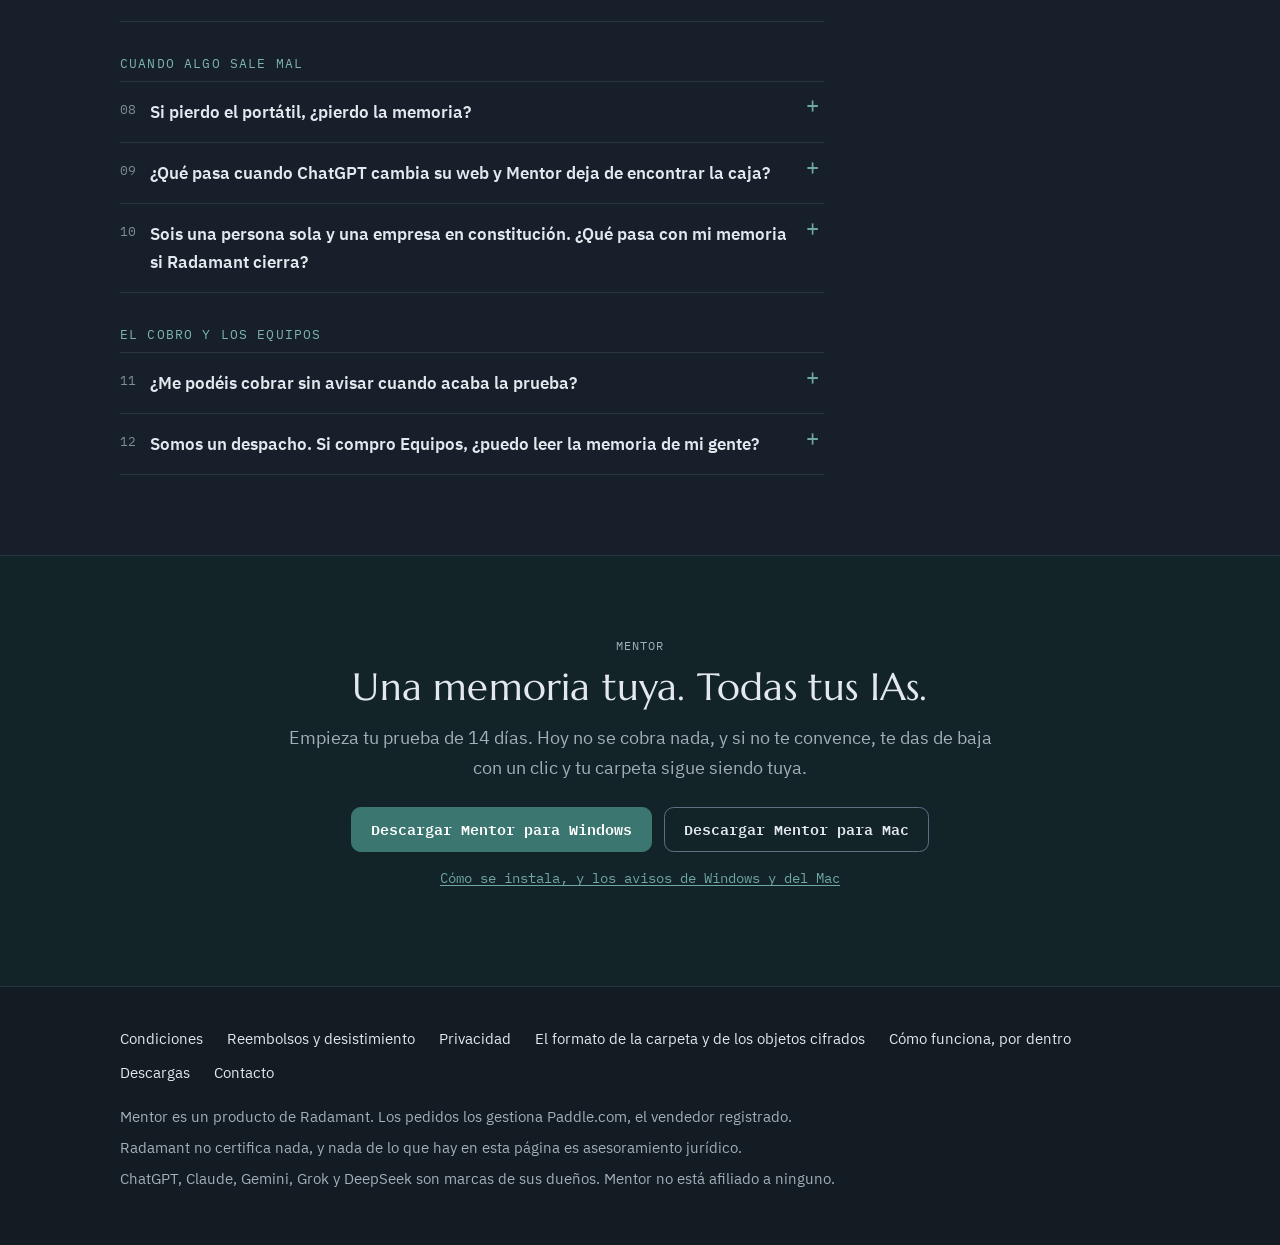
<file: mentor/index.html>
<!doctype html>
<html lang="es">
<head>
  <meta charset="utf-8">
  <meta name="viewport" content="width=device-width, initial-scale=1">
  <title>Mentor · Tu memoria para la IA</title>
  <meta name="description" content="Una carpeta de archivos en tu ordenador que ChatGPT, Claude, Gemini, Grok y DeepSeek leen al empezar cada chat, y en la que apuntan lo que aprenden de ti. Tuya, no de la IA.">
  <meta property="og:type" content="website">
  <meta property="og:locale" content="es_ES">
  <meta property="og:title" content="Mentor · Tu memoria para la IA">
  <meta property="og:description" content="Una carpeta de archivos en tu ordenador que ChatGPT, Claude, Gemini, Grok y DeepSeek leen al empezar cada chat. Tuya, no de la IA.">
  <meta property="og:image" content="https://descargas.radamant.eu/mentor/imagenes/compartir.png">
  <link rel="icon" href="icono.svg" type="image/svg+xml">
  <link rel="stylesheet" href="/fuentes/letras.css">
  <link rel="stylesheet" href="mentor.css">
  <style>
    /* La página de venta (M12), con el orden y los bloques de la de
       MemoryPlugin, decidido por Salva el 21/10/2026, y el aspecto de Mentor:
       las bandas alternan el papel, la superficie y el fondo de la máquina. */
    .cabecera.fija { position: sticky; top: 0; z-index: 20; }
    section[id] { scroll-margin-top: 4.5rem; }
    .centrado { text-align: center; margin-left: auto; margin-right: auto; }
    .acento { color: var(--acento); }
    .pie-de-dibujo { color: var(--tinta-tenue); font: .8rem/1.5 var(--mono); margin: .7rem 0 0; }
    .alterna { background: var(--superficie); }
    .intensa { background: var(--maquina-fondo); }
    .intensa .entradilla, .intensa p { color: var(--tinta-suave); }

    /* La portada. */
    .portada { padding: 2.75rem 0 3.25rem; }
    .portada .contenedor { display: grid; gap: 2.5rem; align-items: center; }
    @media (min-width: 58rem) { .portada { padding: 4.5rem 0 5rem; } .portada .contenedor { max-width: 80rem; grid-template-columns: .95fr 1.05fr; gap: 3rem; } }
    .pildora { display: inline-flex; align-items: center; gap: .55rem; border: 1px solid var(--linea); border-radius: 999px; padding: .35rem .85rem;
      font: .78rem/1.4 var(--mono); color: var(--tinta-suave); background: var(--noche); margin: 0 0 1.25rem; }
    .pildora .punto { width: .45rem; height: .45rem; border-radius: 50%; background: var(--acento); flex: none; }
    .portada h1 { font-size: clamp(2.5rem, 6.8vw, 4.3rem); }
    .subtitulo { font: 600 clamp(1.1rem, 2.2vw, 1.3rem)/1.4 var(--texto); margin: 0 0 .9rem; }
    .lema { color: var(--tinta-suave); font-size: clamp(1.02rem, 1.9vw, 1.15rem); line-height: 1.6; margin: 0 0 1.6rem; max-width: 37rem; }
    .tranquilo { color: var(--tinta-suave); font-size: .95rem; margin: 0 0 1rem; }
    .tranquilo strong { color: var(--tinta); }
    .en-el-telefono { border: 1px dashed var(--borde); border-radius: .7rem; padding: .7rem .9rem; color: var(--tinta-suave); font-size: .95rem; margin: 0 0 1rem; }
    .hechos { display: flex; flex-wrap: wrap; gap: .5rem 1.25rem; margin: .4rem 0 0; padding: 0; list-style: none; font: .82rem/1.5 var(--mono); color: var(--tinta-suave); }
    .hechos li::before { content: "✓ "; color: var(--maquina); }

    /* El vídeo de la portada (herramientas/video, con Remotion y three.js), sin
       mandos a la vista: solo el icono del sonido, arriba a la derecha, que sale
       al cargar, se quita a los tres segundos y vuelve al pasar el ratón por el
       vídeo o al tocarlo en el móvil. Lo pidió Salva el 21/10/2026. El sonido
       empieza apagado: el navegador no deja otra cosa. */
    .demo { margin: 0; }
    .video { position: relative; border: 1px solid var(--linea); border-radius: 1.1rem; overflow: hidden; background: var(--papel); box-shadow: 0 18px 50px rgba(0, 0, 0, .35); aspect-ratio: 16 / 9; }
    .video video { display: block; width: 100%; height: 100%; object-fit: cover; }
    .icono-sonido { position: absolute; top: .6rem; right: .6rem; width: 2.5rem; height: 2.5rem; display: grid; place-items: center; padding: 0;
      border: 1px solid var(--borde); border-radius: 50%; background: color-mix(in srgb, var(--noche) 80%, transparent); color: var(--tinta);
      cursor: pointer; opacity: 0; pointer-events: none; transition: opacity .3s ease; }
    .icono-sonido[hidden] { display: none; }
    .icono-sonido.a-la-vista, .icono-sonido:focus-visible { opacity: 1; pointer-events: auto; }
    .icono-sonido[aria-pressed="true"] { border-color: var(--acento); color: var(--acento); }
    .icono-sonido svg { width: 1.1rem; height: 1.1rem; display: block; }
    .solo-lector { position: absolute; width: 1px; height: 1px; overflow: hidden; clip: rect(0 0 0 0); white-space: nowrap; }

    /* La franja de las IA. */
    .franja { border-top: 1px solid var(--linea); border-bottom: 1px solid var(--linea); padding: 1.6rem 0 1.4rem; background: var(--noche); }
    .franja .etiqueta { text-align: center; color: var(--tinta-tenue); }
    .nombres { display: flex; flex-wrap: wrap; justify-content: center; gap: .5rem 1.6rem; margin: .4rem 0 0; padding: 0; list-style: none; font: 600 1rem/1.5 var(--texto); color: var(--tinta-suave); }

    /* El problema. */
    .tres-pasos { display: grid; gap: 1.25rem; list-style: none; padding: 0; margin: 2.25rem auto; max-width: 56rem; }
    @media (min-width: 46rem) { .tres-pasos { grid-template-columns: repeat(3, 1fr); } }
    .tres-pasos li { text-align: center; color: var(--tinta); font-weight: 600; }
    .circulo { display: grid; place-items: center; width: 2.4rem; height: 2.4rem; margin: 0 auto .7rem; border-radius: 50%; border: 1px solid var(--maquina); color: var(--maquina); font: 600 .9rem/1 var(--mono); }
    .remate { font: 400 clamp(1.45rem, 3.2vw, 2.1rem)/1.25 var(--display); color: var(--tinta); max-width: 44rem; }
    .intensa .remate { color: var(--tinta); }

    /* Las dos ventanas. */
    .dos-ventanas { display: grid; gap: 1rem; align-items: center; margin: 2rem 0 1rem; }
    @media (min-width: 60rem) { .dos-ventanas { grid-template-columns: 1fr auto 1fr; gap: 1.25rem; } }
    .ventana { background: var(--superficie); border: 1px solid var(--linea); border-radius: .9rem; overflow: hidden; }
    .ventana-barra { display: flex; align-items: center; gap: .6rem; padding: .55rem .9rem; border-bottom: 1px solid var(--linea); background: var(--noche); font: .75rem/1.4 var(--mono); color: var(--tinta-tenue); }
    .puntos { display: inline-flex; gap: .3rem; }
    .puntos i { width: .55rem; height: .55rem; border-radius: 50%; background: var(--linea); display: block; }
    .ventana-cuerpo { padding: 1rem; display: flex; flex-direction: column; gap: .55rem; }
    .quien { font: .7rem/1.3 var(--mono); letter-spacing: .08em; text-transform: uppercase; color: var(--tinta-tenue); margin: .2rem 0 0; }
    .burbuja { background: var(--papel); border: 1px solid var(--linea); border-radius: .7rem; padding: .6rem .75rem; font-size: .9rem; line-height: 1.5; margin: 0; }
    .burbuja.de-mentor { color: var(--tinta-suave); font-size: .82rem; border-style: dashed; }
    .burbuja.de-mentor b { color: var(--maquina); font-weight: 600; }
    .mini-tabla { border-collapse: collapse; width: 100%; font-size: .82rem; }
    .mini-tabla th, .mini-tabla td { padding: .35rem .5rem; border-bottom: 1px solid var(--linea); text-align: left; }
    .mini-tabla th { color: var(--tinta-suave); font-weight: 600; }
    .entre { display: flex; flex-direction: column; align-items: center; gap: .4rem; font: .72rem/1.3 var(--mono); color: var(--tinta-tenue); text-align: center; }
    .entre .sello { width: 2.6rem; height: 2.6rem; border-radius: .7rem; }
    .entre .sello img { width: 1.6rem; }

    /* Los oficios. */
    .pestanas { display: flex; flex-wrap: wrap; gap: .5rem; margin: 1.75rem 0 1rem; }
    .pestanas button { font: 600 .9rem/1.2 var(--texto); padding: .55rem 1rem; border-radius: 999px; border: 1px solid var(--borde); background: transparent; color: var(--tinta-suave); cursor: pointer; }
    .pestanas button[aria-selected="true"] { background: var(--boton); border-color: var(--boton); color: var(--sobre-boton); }
    .oficio { background: var(--papel); border: 1px solid var(--linea); border-radius: 1rem; padding: 1.25rem; margin: 0 0 1rem; }
    .oficio h3 { margin: 0 0 .3rem; }
    .oficio > p { color: var(--tinta-suave); margin: 0 0 1rem; }
    .antes-despues { display: grid; gap: 1rem; }
    @media (min-width: 52rem) { .antes-despues { grid-template-columns: 1fr 1fr; } }
    .sin, .con { border-radius: .8rem; padding: 1rem; border: 1px solid var(--linea); }
    .sin { background: var(--superficie); }
    .con { background: var(--maquina-fondo); border-color: color-mix(in srgb, var(--maquina) 35%, var(--linea)); }
    .rotulo { font: .72rem/1.3 var(--mono); letter-spacing: .09em; text-transform: uppercase; margin: 0 0 .6rem; }
    .sin .rotulo { color: var(--mal); }
    .con .rotulo { color: var(--maquina); }
    .sin blockquote { margin: 0; color: var(--tinta-suave); font-style: italic; font-size: .95rem; }
    .chips { display: flex; flex-wrap: wrap; gap: .4rem; margin: 0 0 .75rem; padding: 0; list-style: none; }
    .chips li { font: .74rem/1.3 var(--mono); border: 1px solid var(--linea); border-radius: 999px; padding: .28rem .6rem; background: var(--papel); color: var(--tinta); }
    .con blockquote { margin: 0; font-size: .95rem; }

    /* Cómo funciona. */
    .funciona { display: grid; gap: 1rem; margin-top: 2rem; }
    @media (min-width: 60rem) { .funciona { grid-template-columns: repeat(3, 1fr); } }
    .funciona .ficha { display: flex; flex-direction: column; gap: .3rem; background: var(--papel); }
    .funciona .dibujo { margin-top: auto; padding-top: 1rem; }
    .numero { font: 600 .8rem/1 var(--mono); letter-spacing: .09em; text-transform: uppercase; color: var(--acento); margin: 0 0 .55rem; }

    /* La comparación. */
    .comparacion td:first-child { color: var(--tinta-tenue); font: .78rem/1.5 var(--mono); letter-spacing: .06em; text-transform: uppercase; white-space: nowrap; }
    .comparacion td:nth-child(2) { color: var(--tinta-suave); }
    .comparacion td:nth-child(2)::before { content: "· "; }
    .comparacion td:nth-child(3)::before { content: "✓ "; color: var(--maquina); }
    .comparacion th:nth-child(3) { color: var(--maquina); }
    /* En el móvil, la etiqueta en su línea y las dos respuestas debajo, a medias: si no, la etiqueta, que no se parte, deja dos columnas de una palabra. */
    @media (max-width: 40rem) {
      .comparacion, .comparacion thead, .comparacion tbody { display: block; }
      .comparacion tr { display: grid; grid-template-columns: 1fr 1fr; column-gap: 1rem; border-bottom: 1px solid var(--linea); }
      .comparacion th, .comparacion td { border-bottom: 0; padding: .35rem 0; }
      .comparacion th:first-child { display: none; }
      .comparacion td:first-child { grid-column: 1 / -1; white-space: normal; padding: .9rem 0 .1rem; }
      .comparacion tbody tr { padding-bottom: .6rem; }
    }

    /* Todo lo que hace. */
    .inventario { display: grid; gap: 1rem; margin-top: 2rem; }
    @media (min-width: 46rem) { .inventario { grid-template-columns: repeat(2, 1fr); } }
    @media (min-width: 64rem) { .inventario { grid-template-columns: repeat(3, 1fr); } }
    .inventario ul { list-style: none; margin: .5rem 0 0; padding: 0; }
    .inventario li { display: flex; justify-content: space-between; gap: .75rem; padding: .45rem 0; border-bottom: 1px solid var(--linea); font-size: .95rem; }
    .inventario li:last-child { border-bottom: 0; }
    .marca-plan { font: .68rem/1.6 var(--mono); letter-spacing: .06em; text-transform: uppercase; color: var(--acento); border: 1px solid var(--acento-tenue); border-radius: 999px; padding: 0 .45rem; white-space: nowrap; align-self: center; }
    .pronto li { color: var(--tinta-suave); }

    /* Precios. */
    .cadencia { display: inline-flex; border: 1px solid var(--linea); border-radius: 999px; padding: .25rem; margin: 1.5rem 0 0; background: var(--noche); }
    .cadencia button { border: 0; background: none; color: var(--tinta-suave); padding: .5rem 1.05rem; border-radius: 999px; font: 600 .88rem/1.25 var(--texto); cursor: pointer; }
    .cadencia button small { display: block; font: .7rem/1.2 var(--mono); color: var(--maquina); }
    .cadencia button[aria-pressed="true"] { background: var(--boton); color: var(--sobre-boton); }
    .cadencia button[aria-pressed="true"] small { color: var(--sobre-boton); }
    .planes { display: grid; gap: 1rem; margin-top: 1.75rem; }
    @media (min-width: 58rem) { .planes { grid-template-columns: repeat(3, 1fr); align-items: stretch; } }
    .plan { display: flex; flex-direction: column; gap: .35rem; background: var(--papel); }
    .plan.destacado { border-color: var(--acento); box-shadow: 0 0 0 1px var(--acento) inset; }
    .importe { font: 400 2.6rem/1.1 var(--display); margin: .35rem 0 0; }
    .importe small { font: .95rem/1.4 var(--texto); color: var(--tinta-suave); }
    .importe s { font: 400 .45em/1 var(--display); color: var(--tinta-tenue); margin-right: .35rem; }
    .plan ul { margin: .7rem 0 1rem; padding-left: 1.1rem; color: var(--tinta-suave); font-size: .95rem; }
    .plan li { margin: .3rem 0; }
    .plan .boton { margin-top: auto; }
    .diferencias td:not(:first-child), .diferencias th:not(:first-child) { text-align: center; }
    @media (max-width: 30rem) { .diferencias th, .diferencias td { padding: .5rem .3rem; font-size: .85rem; } }
    .diferencias td.si::before { content: "✓"; color: var(--maquina); }
    .diferencias td.no::before { content: "—"; color: var(--tinta-tenue); }

    /* Las vías. */
    .vias { display: grid; gap: 1rem; margin-top: 2rem; }
    @media (min-width: 46rem) { .vias { grid-template-columns: repeat(2, 1fr); } }
    @media (min-width: 64rem) { .vias { grid-template-columns: repeat(3, 1fr); } }
    .vias .ficha { background: var(--papel); }
    .capturas { display: flex; gap: .6rem; margin-top: .9rem; }
    .capturas img { width: 7.5rem; border-radius: .8rem; border: 1px solid var(--linea); display: block; }

    /* Preguntas. */
    .grupo-de-preguntas { margin: 2rem 0 0; }
    .grupo-de-preguntas h3 { font: 500 .8rem/1.5 var(--mono); letter-spacing: .09em; text-transform: uppercase; color: var(--maquina); margin: 0 0 .5rem; }
    .preguntas details { border-bottom: 1px solid var(--linea); }
    .grupo-de-preguntas details:first-of-type { border-top: 1px solid var(--linea); }
    .preguntas summary { cursor: pointer; list-style: none; padding: 1rem 2.2rem 1rem 0; position: relative; font-weight: 600; display: flex; gap: .9rem; }
    .preguntas summary::-webkit-details-marker { display: none; }
    .preguntas summary .n { font: .8rem/1.9 var(--mono); color: var(--tinta-tenue); flex: none; }
    .preguntas summary::after { content: "+"; position: absolute; right: .3rem; top: .85rem; font: 400 1.35rem/1 var(--mono); color: var(--acento); }
    .preguntas details[open] summary::after { content: "−"; }
    .preguntas details p { color: var(--tinta-suave); margin: 0 0 1.1rem 2.15rem; max-width: 46rem; }

    .final { text-align: center; }
    .final .botones { justify-content: center; }
  </style>
</head>
<body>
  <header class="cabecera fija">
    <div class="contenedor">
      <a class="marca" href="./"><span class="sello"><img src="marca.svg" alt="" width="21" height="16"></span><span class="nombre">Mentor</span></a>
      <nav class="menu" aria-label="La página">
        <a href="#como">Cómo funciona</a>
        <a href="#oficios">Para tu trabajo</a>
        <a href="#precios">Precios</a>
        <a href="#preguntas">Preguntas</a>
      </nav>
      <a class="boton principal pequeno" href="#empezar">Empezar la prueba</a>
    </div>
  </header>

  <main>
    <section class="portada">
      <div class="contenedor">
        <div>
          <p class="pildora"><span class="punto"></span>Una memoria para ChatGPT, Claude, Gemini, Grok y DeepSeek</p>
          <h1>Tu memoria para la IA. <span class="acento">Tuya, no de la IA.</span></h1>
          <p class="subtitulo">Lo que una IA aprende de ti, lo saben todas.</p>
          <p class="lema">Una carpeta de archivos en tu ordenador que ChatGPT, Claude, Gemini, Grok y DeepSeek leen al empezar cada chat, y en la que apuntan lo que aprenden de ti. La misma memoria en todas, y en tus programas de IA.</p>
          <div class="botones descargas">
            <a class="boton descarga principal" data-sistema="windows" href="Mentor-instalador.exe" download>Descargar Mentor para Windows</a>
            <a class="boton descarga" data-sistema="mac" href="Mentor.zip" download>Descargar Mentor para Mac</a>
          </div>
          <p class="tranquilo"><strong>Empieza tu prueba de 14 días.</strong> Si te das de baja antes de que acabe, no se cobra nada.</p>
          <p class="en-el-telefono" hidden>Estás en un teléfono: Mentor se instala en tu ordenador, con Windows o Mac, y el teléfono se une después. Abre esta página en tu ordenador.</p>
          <ul class="hechos" aria-label="Lo que es Mentor">
            <li>Cifrada en tu dispositivo</li>
            <li>Archivos de texto tuyos</li>
            <li>Todo en la Unión Europea</li>
          </ul>
        </div>
        <figure class="demo">
          <div class="video">
            <video id="video-portada" autoplay muted loop playsinline preload="auto" width="1920" height="1080" poster="imagenes/mentor-fija.jpg" aria-describedby="video-portada-texto">
              <source src="imagenes/mentor.mp4" type="video/mp4">
            </video>
            <button type="button" class="icono-sonido" id="video-sonido" aria-pressed="false" aria-label="Sonido" title="Sonido" hidden><svg viewBox="0 0 12 12" aria-hidden="true"><path d="M1.5 4.5h2l3-2.5v8l-3-2.5h-2z" fill="currentColor"/><path d="M8.2 4.2l2.6 3.6M10.8 4.2L8.2 7.8" stroke="currentColor" stroke-width="1.2" stroke-linecap="round" fill="none"/></svg></button>
          </div>
          <p class="solo-lector" id="video-portada-texto">Mentor en 32 segundos, con música y sin voz. Una memoria, unida a ChatGPT, Claude, Gemini, Grok, DeepSeek y a un modelo local. En Claude pides las respuestas en tres puntos y Mentor lo apunta; en un chat nuevo de ChatGPT, Mentor pone tu perfil y la respuesta llega en tres puntos. Una memoria por cliente, y en el chat de uno no entra nada de otro. La revisión semanal junta lo repetido y retira lo viejo si le dices que ya no vale. Y tu perfil es un archivo de texto, en tu carpeta, en tu ordenador.</p>
        </figure>
      </div>
    </section>

    <section class="franja">
      <div class="contenedor">
        <p class="etiqueta">Funciona dentro de las IA que ya usas</p>
        <ul class="nombres">
          <li>ChatGPT</li><li>Claude</li><li>Gemini</li><li>Grok</li><li>DeepSeek</li><li>Claude Code</li><li>Codex</li><li>Cursor</li><li>Claude Desktop</li><li>Cowork</li>
        </ul>
      </div>
    </section>

    <section class="seccion intensa">
      <div class="contenedor centrado">
        <p class="etiqueta">El problema</p>
        <h2>Cada IA te conoce a medias.</h2>
        <p class="entradilla centrado">ChatGPT, Claude y Gemini guardan lo que cada una decide de tus chats, en sus palabras, en su servidor y solo para ella: una memoria de la IA sobre ti. Mentor guarda lo que aprende sobre lo que dices (cómo trabajas, tus reglas, lo que corriges, tus planes y preferencias…) con tu frase y su fecha, en una carpeta tuya que todas leen al empezar y en la que todas apuntan. Personalizada y ajustada a quién eres hoy. Es tu memoria y crece con los años en lugar de empezar de cero con cada IA nueva.</p>
        <ol class="tres-pasos">
          <li><span class="circulo">1</span>Le explicas a una IA cómo trabajas</li>
          <li><span class="circulo">2</span>Al día siguiente, en otra, se lo vuelves a explicar</li>
          <li><span class="circulo">3</span>Lo que le corregiste a la primera se queda en ella</li>
        </ol>
        <p class="remate centrado">Mentor hace que lo sepan todas, <span class="acento">desde una carpeta que es tuya.</span></p>
      </div>
    </section>

    <section class="seccion">
      <div class="contenedor">
        <p class="etiqueta" style="text-align:center">Una memoria, todas tus IAs</p>
        <h2 class="centrado" style="max-width:40rem">Corriges a Claude. ChatGPT empieza sabiéndolo.</h2>
        <div class="dos-ventanas">
          <div class="ventana">
            <div class="ventana-barra"><span class="puntos"><i></i><i></i><i></i></span>claude.ai · lunes, 10:12</div>
            <div class="ventana-cuerpo">
              <p class="quien">Tú</p>
              <p class="burbuja">Los glosarios, siempre en una tabla de dos columnas: término y fuente. La definición ya la sé, lo que no recuerdo es dónde lo vi.</p>
              <p class="quien">Claude</p>
              <p class="burbuja">Entendido: desde ahora, en dos columnas, término y fuente, sin definiciones.</p>
              <div class="tarjeta maquina"><span class="texto"><span class="que">Mentor ha apuntado:</span>Los glosarios, en una tabla de dos columnas, término y fuente, sin definiciones.<span class="firma">aprendizajes.md</span></span><span class="acciones"><span class="b">Deshacer</span><span class="b cerrar" aria-hidden="true">✕</span></span></div>
            </div>
          </div>
          <div class="entre"><span class="sello"><img src="marca.svg" alt="" width="21" height="16"></span>tu carpeta</div>
          <div class="ventana">
            <div class="ventana-barra"><span class="puntos"><i></i><i></i><i></i></span>chatgpt.com · martes, 9:30</div>
            <div class="ventana-cuerpo">
              <p class="quien">Tú</p>
              <p class="burbuja de-mentor">Esto lo añade Mentor, la memoria que llevo de un chat a otro. Debajo va mi perfil…<br><b>Lo que Mentor ha apuntado de mí:</b> Los glosarios, en una tabla de dos columnas, término y fuente, sin definiciones.</p>
              <p class="burbuja">Hazme el glosario del capítulo 9.</p>
              <p class="quien">ChatGPT</p>
              <div class="burbuja">
                <table class="mini-tabla">
                  <tr><th>Término</th><th>Fuente</th></tr>
                  <tr><td>parada de emergencia</td><td>Manual de la envasadora, cap. 9</td></tr>
                  <tr><td>cubierta de protección</td><td>Ficha de seguridad, apartado 7</td></tr>
                </table>
              </div>
            </div>
          </div>
        </div>
        <p class="pie-de-dibujo" style="text-align:center">Ejemplo con la memoria de Inés, una traductora técnica inventada para el ejemplo. Las tarjetas y los textos de Mentor son los de verdad.</p>
        <p style="text-align:center;margin-top:1.5rem"><a class="boton principal" href="#empezar">Empieza tu prueba de 14 días</a></p>
      </div>
    </section>

    <section class="seccion alterna" id="oficios">
      <div class="contenedor">
        <p class="etiqueta">Para tu trabajo</p>
        <h2>Tu trabajo, sin volver a explicarlo.</h2>
        <p class="entradilla">Elige el tuyo. La IA es la misma, pero ya sabe cómo trabajas, para quién y cómo lo quieres.</p>
        <div class="pestanas" role="tablist" aria-label="Oficios" hidden>
          <button type="button" role="tab" id="pestana-traduccion" aria-controls="oficio-traduccion">Traducción</button>
          <button type="button" role="tab" id="pestana-clientes" aria-controls="oficio-clientes">Clientes</button>
          <button type="button" role="tab" id="pestana-codigo" aria-controls="oficio-codigo">Código</button>
          <button type="button" role="tab" id="pestana-escritura" aria-controls="oficio-escritura">Escritura</button>
        </div>
        <div class="oficio" role="tabpanel" id="oficio-traduccion" aria-labelledby="pestana-traduccion">
          <h3>Traducción técnica</h3>
          <p>Tu idioma, tu tono y tus manías con los términos, en cada encargo.</p>
          <div class="antes-despues">
            <div class="sin"><p class="rotulo">✕ Sin memoria</p><blockquote>«Traduce este apartado del alemán. Es para un fabricante de envasadoras, en español de España y de tú. No me expliques la terminología, y si dudas de un término, dame las dos opciones y dónde has visto cada una…»</blockquote></div>
            <div class="con"><p class="rotulo">✓ Con Mentor</p><ul class="chips"><li>Traductora técnica, del alemán y del inglés</li><li>Español de España, de tú</li><li>Dos opciones si duda</li><li>Glosarios en dos columnas</li></ul><blockquote>«Traduce este apartado.»</blockquote></div>
          </div>
        </div>
        <div class="oficio" role="tabpanel" id="oficio-clientes" aria-labelledby="pestana-clientes">
          <h3>Asesoría con clientes</h3>
          <p>Un contexto por cliente: en el chat de uno no entra nada de otro.</p>
          <div class="antes-despues">
            <div class="sin"><p class="rotulo">✕ Sin memoria</p><blockquote>«Prepara el correo del trimestre para el taller. Recuerda que es una SL de doce personas, que el gerente lo quiere todo por escrito y que este trimestre cambian de banco…»</blockquote></div>
            <div class="con"><p class="rotulo">✓ Con Mentor</p><ul class="chips"><li>Cliente: taller</li><li>SL de doce personas</li><li>Todo por escrito</li><li>Cambian de banco este trimestre</li></ul><blockquote>«Prepara el correo del trimestre.»</blockquote></div>
          </div>
        </div>
        <div class="oficio" role="tabpanel" id="oficio-codigo" aria-labelledby="pestana-codigo">
          <h3>Programar con IA</h3>
          <p>Claude Code, Codex y Cursor leen la misma memoria que las webs.</p>
          <div class="antes-despues">
            <div class="sin"><p class="rotulo">✕ Sin memoria</p><blockquote>«Monta el proyecto en Go, sin dependencias de fuera. Las pruebas, al lado de cada archivo, y los mensajes de commit en castellano y en presente…»</blockquote></div>
            <div class="con"><p class="rotulo">✓ Con Mentor</p><ul class="chips"><li>Go, sin dependencias de fuera</li><li>Pruebas junto a cada archivo</li><li>Commits en castellano</li></ul><blockquote>«Monta el proyecto.»</blockquote></div>
          </div>
        </div>
        <div class="oficio" role="tabpanel" id="oficio-escritura" aria-labelledby="pestana-escritura">
          <h3>Escribir para una marca</h3>
          <p>Tu voz, la misma en cada IA que uses para escribir.</p>
          <div class="antes-despues">
            <div class="sin"><p class="rotulo">✕ Sin memoria</p><blockquote>«Escribe el boletín de noviembre. Tono cercano pero sin exclamaciones, frases cortas, nada de «sinergias», y firmo como Lucía, del equipo de la tienda…»</blockquote></div>
            <div class="con"><p class="rotulo">✓ Con Mentor</p><ul class="chips"><li>Cercano, sin exclamaciones</li><li>Frases cortas</li><li>Nada de «sinergias»</li><li>Firma: Lucía</li></ul><blockquote>«Escribe el boletín de noviembre.»</blockquote></div>
          </div>
        </div>
      </div>
    </section>

    <section class="seccion" id="como">
      <div class="contenedor">
        <p class="etiqueta">Cómo funciona</p>
        <h2>Se escribe sola. La revisas tú.</h2>
        <p class="entradilla">Instalas la app y escribes tu perfil con una entrevista corta, en la IA que uses: quién eres cuando trabajas, en unas 300 palabras. Desde ahí, Mentor trabaja en cada chat.</p>
        <div class="funciona">
          <div class="ficha">
            <p class="numero">Apunta</p>
            <h3>Guarda lo que importa, sin que lo copies tú</h3>
            <p>Cuando corriges a la IA o le dices cómo lo quieres, lo marca en su respuesta y Mentor lo apunta en tu carpeta, con la fecha y tu frase. Si no te vale, «Deshacer».</p>
            <div class="dibujo">
              <div class="tarjeta maquina"><span class="texto"><span class="que">Mentor ha apuntado:</span>Los jueves por la tarde no hay hueco para nada que no sea el taller.<span class="firma">aprendizajes.md</span></span><span class="acciones"><span class="b">Deshacer</span></span></div>
            </div>
          </div>
          <div class="ficha">
            <p class="numero">Ordena</p>
            <h3>Una revisión por semana, y decides tú</h3>
            <p>Mentor repasa contigo lo apuntado y sube a tu perfil lo que ha aguantado. Lo que la IA deduce, y no le has dicho, lleva ⚠️ hasta que lo confirmas.</p>
            <div class="dibujo">
              <div class="tarjeta"><span class="texto">Toca tu revisión semanal.<span class="firma">Mentor repasa contigo lo apuntado: junta lo repetido, sube lo que ha aguantado a quién eres y te pregunta lo que parezca viejo. Va en este chat, en lugar del perfil.</span></span><span class="acciones"><span class="b principal">Hacerla ahora</span><span class="b">Otro día</span></span></div>
            </div>
          </div>
          <div class="ficha">
            <p class="numero">Busca</p>
            <h3>Contesta desde tu carpeta</h3>
            <p>Si la IA necesita algo que no está en tu perfil, se lo pide a Mentor, que lo busca en tu carpeta y lo pone en la caja, a la vista, antes de que lo envíes.</p>
            <div class="dibujo">
              <div class="chat">Mentor ha buscado «nube» en mi memoria y ha encontrado esto:<br><br>aprendizajes.md:<br>- 2026-10-02 · Descarta las herramientas de traducción en la nube para los manuales…<div class="enviar"><span>Enviar</span></div></div>
            </div>
          </div>
        </div>
        <p class="nota" style="margin-top:1.5rem">¿Quieres saber qué hace antes de fiarte? <a href="como-funciona.html">Cómo funciona Mentor, por dentro</a>: las cuatro piezas, pieza a pieza, con lo que cuesta cada una y lo que no hace.</p>
      </div>
    </section>

    <section class="seccion alterna" id="hilos">
      <div class="contenedor">
        <p class="etiqueta">Lo que has pensado</p>
        <h2>Ya no copias ni te acuerdas de guardar.</h2>
        <p class="entradilla">Cuando hablas con la IA de un libro, una idea o algo que estudias, Mentor guarda lo que sacáis en la nota de ese tema: por qué salió, lo que dijo la IA y tus palabras, con la fecha y la IA. Un año después lo nombras en otra IA, y sigue donde lo dejaste.</p>
        <div class="funciona">
          <div class="ficha">
            <p class="numero">Por el camino</p>
            <h3>Una nota por tema, que se escribe sola</h3>
            <p>Cada conversación deja su entrada en la nota del tema, y si de Mary Shelley pasáis a las autoras que se quedaron fuera del canon, las dos notas quedan enlazadas. Si no te vale, «Deshacer».</p>
            <div class="dibujo">
              <div class="tarjeta maquina"><span class="texto"><span class="que">Mentor ha apuntado en el hilo «Mary Shelley»:</span>Su madre fue Mary Wollstonecraft.<span class="firma">temas/mary-shelley.md</span></span><span class="acciones"><span class="b">Ver</span><span class="b">Deshacer</span></span></div>
            </div>
          </div>
          <div class="ficha">
            <p class="numero">Con un botón</p>
            <h3>Resume y guarda una conversación</h3>
            <p>«Resumir y guardar esta conversación», en el botón «M»: la misma IA escribe la entrada de cada tema, y la ves antes de guardarla. La cambias si quieres, y «Guardar».</p>
          </div>
          <div class="ficha">
            <p class="numero">De vuelta</p>
            <h3>Retómalo en cualquier IA</h3>
            <p>Nombras el tema y la IA pide su hilo; si no lo pide, Mentor te lo ofrece. O lo eliges en «Continuar un hilo». Llega con su fecha y como lo que es: lo que se habló entonces, no algo comprobado.</p>
          </div>
        </div>
        <p class="nota" style="margin-top:1.5rem">Las notas son archivos markdown en tu carpeta, en <code>temas/</code>, que se abren con Obsidian o con cualquier editor. Si ya tienes una bóveda de Obsidian, Mentor la puede usar en su sitio, sin copiarla.</p>
      </div>
    </section>

    <section class="seccion intensa">
      <div class="contenedor centrado">
        <h2>Explícaselo una vez, y para todas.</h2>
        <p class="entradilla centrado">La prueba dura 14 días, con todo. Hoy no se cobra nada.</p>
        <p style="margin-top:1.5rem"><a class="boton principal" href="#empezar">Empieza tu prueba de 14 días</a></p>
        <p class="nota">¿Programas con IA? Claude Code, Codex y Cursor usan la misma memoria.</p>
      </div>
    </section>

    <section class="seccion alterna">
      <div class="contenedor">
        <p class="etiqueta">La pregunta de siempre</p>
        <h2>¿Y la memoria que ya tienen ChatGPT o Claude?</h2>
        <p class="entradilla">Sirve, dentro de cada una. Pero cada IA guarda su parte de ti en su servidor, y lo que sabe una no lo sabe la otra. Mentor va aparte, en una carpeta tuya, y la leen todas.</p>
        <div class="tabla" style="margin-top:1.5rem">
          <table class="comparacion">
            <thead><tr><th></th><th>La memoria de cada IA</th><th>Mentor</th></tr></thead>
            <tbody>
              <tr><td>Dónde vive</td><td>En el servidor de esa IA</td><td>En tu ordenador, en archivos de texto</td></tr>
              <tr><td>Dónde sirve</td><td>Dentro de esa IA</td><td>En ChatGPT, Claude, Gemini, Grok, DeepSeek y tus programas de IA</td></tr>
              <tr><td>Cómo la ves</td><td>En los ajustes de cada una</td><td>Entera, con cualquier editor</td></tr>
              <tr><td>Si cambias de IA</td><td>La copias a mano, y desde ahí son dos</td><td>Es la misma en todas, cada día</td></tr>
            </tbody>
          </table>
        </div>
      </div>
    </section>

    <section class="seccion intensa">
      <div class="contenedor">
        <p class="etiqueta">Tuya de verdad</p>
        <h2>Tu memoria es tuya.</h2>
        <p class="entradilla">No es una frase. Son cuatro cosas que Mentor cumple, y que puedes comprobar.</p>
        <div class="rejilla cuatro" style="margin-top:1.5rem">
          <div class="ficha"><h3>Nadie más tiene la llave, ni Radamant</h3><p>Lo que se sincroniza se cifra en tu dispositivo, con una llave que nace allí y no sale. El almacén guarda bytes que no puede leer.</p></div>
          <div class="ficha"><h3>Son archivos de texto</h3><p>Markdown, que abres con el Bloc de notas, con Obsidian o con cualquier editor, y que lee cualquier IA. Sin base de datos y sin formato propio.</p></div>
          <div class="ficha"><h3>La guardas donde quieras</h3><p>En el almacén de Radamant, en la Unión Europea; en una carpeta del cloud que ya usas; o en ningún sitio, solo en tu ordenador. <a href="formato.html">El formato está publicado</a>.</p></div>
          <div class="ficha"><h3>Si te vas, te la llevas entera</h3><p>Exportar es la carpeta misma. Si dejas Mentor, o si Radamant cerrara, cada uno de tus dispositivos tiene tu memoria completa.</p></div>
        </div>
        <p style="margin-top:1.25rem"><a href="comprobar.html">Lo que puedes comprobar sin fiarte de nosotros</a></p>
      </div>
    </section>

    <section class="seccion">
      <div class="contenedor">
        <p class="etiqueta">Todo lo que hace</p>
        <h2>Todo Mentor, de un vistazo.</h2>
        <div class="inventario">
          <div class="ficha"><h3>En tus chats</h3><ul>
            <li>Tu perfil al empezar cada chat, a la vista</li>
            <li>Lo que aprende, con su fecha y tu frase</li>
            <li>«Deshacer» en cada apunte</li>
            <li>La búsqueda en tu carpeta, cuando la IA la pide</li>
            <li>La revisión semanal</li>
            <li>Te recuerda lo que le pides, el día que toca</li>
            <li>Los hilos: una nota por tema, con lo que sacáis</li>
            <li>Resumir y guardar una conversación, y retomarla en otra IA</li>
            <li>Un contexto por cliente, asignatura o proyecto, con su memoria <span class="marca-plan">5 en Personal</span></li>
          </ul></div>
          <div class="ficha"><h3>Tu carpeta</h3><ul>
            <li>Archivos markdown, con cualquier editor</li>
            <li>Tu perfil, quién eres y lo apuntado, por separado</li>
            <li>Nada se pierde si dos dispositivos chocan</li>
            <li>Versiones guardadas 12 meses</li>
            <li>Versiones sin límite <span class="marca-plan">Profesional</span></li>
          </ul></div>
          <div class="ficha"><h3>En todas partes</h3><ul>
            <li>ChatGPT, Claude, Gemini, Grok y DeepSeek</li>
            <li>Chrome, Edge, Brave, Opera y Vivaldi</li>
            <li>Claude Code, Codex, Cursor, Claude Desktop y Cowork</li>
            <li>Un modelo en tu ordenador, sin red</li>
            <li>Android, en pruebas</li>
          </ul></div>
          <div class="ficha"><h3>Tus dispositivos</h3><ul>
            <li>Sincronizada, cifrada en tu dispositivo</li>
            <li>El almacén de Radamant, tu cloud o ninguno</li>
            <li>Un código de 12 palabras que solo tienes tú</li>
            <li>Cambiar el código si pierdes un dispositivo</li>
          </ul></div>
          <div class="ficha"><h3>Para tu trabajo</h3><ul>
            <li>El contrato de encargo del tratamiento <span class="marca-plan">Profesional</span></li>
            <li>La factura a tu nombre <span class="marca-plan">Profesional</span></li>
            <li>Plazas para tu equipo, desde Mentor <span class="marca-plan">Equipos</span></li>
          </ul></div>
          <div class="ficha pronto"><h3>Próximamente</h3><ul>
            <li>Lo que le pidas que te recuerde</li>
            <li>La app del iPhone</li>
            <li>Mentor en inglés</li>
          </ul></div>
        </div>
      </div>
    </section>

    <section class="seccion alterna" id="precios">
      <div class="contenedor">
        <p class="etiqueta" style="text-align:center">Precios</p>
        <h2 style="text-align:center">Una memoria para todas tus IAs.</h2>
        <p class="entradilla centrado" style="text-align:center">14 días de prueba en todos los planes, con todo. La tarjeta se pide al empezar, y ese día no se cobra nada.</p>
        <div style="text-align:center">
          <div class="cadencia" role="group" aria-label="Cómo pagar" hidden>
            <button type="button" data-elegir="mes" aria-pressed="false">Mes a mes</button>
            <button type="button" data-elegir="año" aria-pressed="true">Pagando el año<small>dos meses gratis</small></button>
          </div>
        </div>
        <div class="planes">
          <div class="ficha plan destacado">
            <p class="etiqueta">Precio de fundador</p>
            <h3>Personal</h3>
            <p class="importe" data-cadencia="año"><s>99 €</s>72 € <small>al año</small></p>
            <p class="importe" data-cadencia="mes" hidden>9,90 € <small>al mes</small></p>
            <p class="nota" data-cadencia="año">Para los 500 primeros, y para siempre mientras no te des de baja. Mes a mes, 9,90 €.</p>
            <p class="nota" data-cadencia="mes" hidden>Pagando el año, 99 €, o 72 € para los 500 primeros.</p>
            <ul>
              <li>Mentor en las cinco webs y en tus programas de IA</li>
              <li>Tu memoria sincronizada entre tus dispositivos</li>
              <li>Hasta cinco contextos: un cliente, una asignatura, un proyecto</li>
              <li>Versiones guardadas 12 meses, y 1 GB</li>
              <li>Sincronizar por tu propio cloud, incluido</li>
            </ul>
            <a class="boton principal" href="#empezar">Empezar la prueba</a>
          </div>
          <div class="ficha plan">
            <p class="etiqueta">Para trabajar con clientes</p>
            <h3>Profesional</h3>
            <p class="importe" data-cadencia="año">180 € <small>al año</small></p>
            <p class="importe" data-cadencia="mes" hidden>18 € <small>al mes</small></p>
            <p class="nota" data-cadencia="año">Mes a mes, 18 €.</p>
            <p class="nota" data-cadencia="mes" hidden>Pagando el año, 180 €.</p>
            <ul>
              <li>Todo lo de Personal</li>
              <li>Contextos sin límite, uno por cliente</li>
              <li>El contrato de encargo del tratamiento</li>
              <li>La factura a tu nombre</li>
              <li>Versiones sin límite, y 10 GB</li>
            </ul>
            <a class="boton" href="#empezar">Empezar la prueba</a>
          </div>
          <div class="ficha plan">
            <p class="etiqueta">De 3 a 100 plazas</p>
            <h3>Equipos</h3>
            <p class="importe" data-cadencia="año">15 € <small>por plaza y mes</small></p>
            <p class="importe" data-cadencia="mes" hidden>18 € <small>por plaza y mes</small></p>
            <p class="nota" data-cadencia="año">Pagando el año, más IVA. Mes a mes, 18 €.</p>
            <p class="nota" data-cadencia="mes" hidden>Mes a mes, más IVA. Pagando el año, 15 €.</p>
            <ul>
              <li>Profesional para cada persona</li>
              <li>Cada una con su memoria, que nadie más ve</li>
              <li>Las plazas, desde Mentor</li>
              <li>Una factura y el contrato con la empresa</li>
            </ul>
            <a class="boton" href="#empezar">Empezar la prueba</a>
          </div>
        </div>
        <h3 style="margin-top:2.5rem">En qué se diferencian</h3>
        <div class="tabla">
          <table class="diferencias">
            <thead><tr><th></th><th>Personal</th><th>Profesional</th><th>Equipos</th></tr></thead>
            <tbody>
              <tr><td>Las cinco webs y tus programas de IA</td><td class="si"></td><td class="si"></td><td class="si"></td></tr>
              <tr><td>Sincronizada entre tus dispositivos</td><td class="si"></td><td class="si"></td><td class="si"></td></tr>
              <tr><td>Contextos: un cliente, una asignatura, un proyecto</td><td>Hasta cinco</td><td>Sin límite</td><td>Sin límite</td></tr>
              <tr><td>El contrato de encargo del tratamiento</td><td class="no"></td><td class="si"></td><td class="si"></td></tr>
              <tr><td>La factura a tu nombre</td><td class="no"></td><td class="si"></td><td class="si"></td></tr>
              <tr><td>Versiones guardadas</td><td>12 meses</td><td>Sin límite</td><td>Sin límite</td></tr>
              <tr><td>Espacio</td><td>1 GB</td><td>10 GB</td><td>10 GB</td></tr>
              <tr><td>Plazas</td><td>1</td><td>1</td><td>De 3 a 100</td></tr>
            </tbody>
          </table>
        </div>
        <div class="estrecho" style="margin-top:1rem">
          <p class="nota">Los precios llevan el IVA incluido, salvo Equipos. Fuera de la Unión Europea, las mismas cifras en dólares, con los impuestos de cada país. El plan se elige al empezar la prueba, desde la app.</p>
          <p class="nota">Mentor te avisa tres días antes del primer cobro, y Paddle te manda un correo antes de que acabe la prueba. Te das de baja con un clic, en Mentor, sin escribir a nadie. Cobra Paddle, en nombre de Radamant. <a href="reembolsos.html">Reembolsos y desistimiento</a>.</p>
        </div>
      </div>
    </section>

    <section class="seccion">
      <div class="contenedor">
        <p class="etiqueta">Dónde funciona</p>
        <h2>Donde ya usas la IA.</h2>
        <div class="vias">
          <div class="ficha"><p class="numero">01 · La extensión</p><h3>En tu navegador</h3><p>ChatGPT, Claude, Gemini, Grok y DeepSeek, con Chrome, Edge, Brave, Opera o Vivaldi. La app te lleva a la extensión en la tienda de Chrome, y es un clic.</p></div>
          <div class="ficha"><p class="numero">02 · La app</p><h3>En tu ordenador</h3><p>Windows 10 y 11. Mac con macOS 13 o posterior, con chip de Apple o Intel, con la firma de Apple. <a href="descargar.html">Cómo se instala</a>.</p></div>
          <div class="ficha"><p class="numero">03 · El servidor local</p><h3>En tus programas de IA</h3><p>Claude Code, Codex, Cursor y Claude Desktop, conectados desde la app con un botón, por un servidor de Mentor que no sale de tu ordenador.</p></div>
          <div class="ficha"><p class="numero">04 · Cowork</p><h3>En Claude, con su plugin</h3><p>La app instala el plugin de Mentor en Cowork, y Claude empieza sabiendo quién eres.</p></div>
          <div class="ficha"><p class="numero">05 · Android</p><h3>En tu teléfono</h3><p>En pruebas: <a href="mailto:contacto@radamant.es?subject=Plaza%20en%20la%20prueba%20de%20Android">pide tu plaza</a>. Se une a tu memoria con un QR, pone tu perfil en la app de la IA y apunta lo que le compartes. El iPhone, próximamente.</p>
            <div class="capturas">
              <img src="imagenes/android-inicio.webp" width="432" height="860" alt="La app de Mentor en Android: empieza un chat con tu memoria en ChatGPT, Claude, Gemini, Grok o DeepSeek." loading="lazy">
              <img src="imagenes/android-perfil.webp" width="432" height="860" alt="El perfil de Inés abierto en la app de Android: un archivo de texto, perfil.md." loading="lazy">
            </div>
          </div>
          <div class="ficha"><p class="numero">06 · Un modelo local</p><h3>Sin red</h3><p>Con un modelo que corre en tu ordenador, a través de Claude Code: va más lento, y hay que pedirle que apunte.</p></div>
        </div>
      </div>
    </section>

    <section class="seccion alterna preguntas" id="preguntas">
      <div class="contenedor"><div class="estrecho">
        <p class="etiqueta">Preguntas</p>
        <h2>Lo que se pregunta antes de empezar.</h2>

        <div class="grupo-de-preguntas">
          <h3>Qué es y por qué pagarlo</h3>
          <details>
            <summary><span class="n">01</span>¿Qué me da esto que no me dé la memoria de ChatGPT?</summary>
            <p>La memoria de ChatGPT es de ChatGPT: vive en su servidor y solo sirve en ChatGPT. La de Mentor es una carpeta de archivos de texto en tu ordenador: la lees, la cambias y la borras con cualquier editor, y es la misma en ChatGPT, Claude, Gemini, Grok, DeepSeek, Claude Code, Codex y Cursor. Lo que le cuentas a una, la siguiente ya lo sabe.</p>
          </details>
          <details>
            <summary><span class="n">02</span>Puedo tener un archivo de texto con quién soy y pegarlo al empezar. ¿Por qué pagar?</summary>
            <p>Puedes, y es lo que hace Mentor por dentro. Lo que pagas es que lo haga solo en cada chat de cinco webs y de tus programas de IA, que apunte lo que vas diciendo sin que lo copies tú, que lo lleve cifrado a tus otros dispositivos y que, cuando una web cambie, se arregle sin que tengas que tocar nada. Si un día lo dejas, el archivo sigue siendo tuyo.</p>
          </details>
          <details>
            <summary><span class="n">03</span>¿Por qué una suscripción, si todo está en mi ordenador?</summary>
            <p>Porque lo que se mantiene sí cuesta: cinco webs que cambian cada pocas semanas y hay que seguir, un almacén en la UE con copias y versiones, y una app para Windows y Mac. Si te das de baja, Mentor deja de ponerse en tus chats y tu carpeta sigue entera, en cada dispositivo.</p>
          </details>
        </div>

        <div class="grupo-de-preguntas">
          <h3>Privacidad y confianza</h3>
          <details>
            <summary><span class="n">04</span>¿Radamant puede leer mi memoria?</summary>
            <p>No. Se cifra en tu dispositivo con una llave que nace allí y no sale nunca; al almacén llegan bytes cifrados con nombres que no dicen nada. Lo que sí vemos: cuánto ocupa, cuándo cambia, cuántos dispositivos tienes y desde qué dirección se conectan. Paddle, que cobra, ve tu correo y tu tarjeta; nosotros vemos tu correo en su panel, y la tarjeta nunca.</p>
          </details>
          <details>
            <summary><span class="n">05</span>El código es cerrado. ¿Cómo sé que la app no manda la llave?</summary>
            <p>No lo puedes leer, y es verdad que eso pide confianza. Lo que sí puedes comprobar sin nosotros: el manifiesto de la extensión, que solo le deja hablar con la app de tu ordenador y entrar en las cinco webs, y no deja a sus propias páginas conectarse a nada; que la app solo habla con descargas.radamant.eu, almacen.radamant.eu o el almacén que elijas tú, lo que se ve con cualquier programa que mire las conexiones; y el formato de los objetos cifrados, que está publicado. <a href="comprobar.html">Cómo se comprueba</a>.</p>
          </details>
          <details>
            <summary><span class="n">06</span>Mi perfil va en el primer mensaje de cada chat. Eso se lo estáis dando a OpenAI y a Google.</summary>
            <p>A la IA que tú usas, sí, y lo ves antes de enviarlo: en la caja o como archivo adjunto, que puedes quitar. Es lo mismo que le contarías tú. Lo que pase con tus chats en cada proveedor depende de sus ajustes, como sin Mentor.</p>
          </details>
          <details>
            <summary><span class="n">07</span>¿Esto cumple el RGPD?</summary>
            <p>Radamant es encargado del tratamiento de lo que guarda, aunque solo vea cifrado, y hay un <a href="encargo.html">contrato de encargo</a> para quien contrata Profesional o Equipos. Tu memoria cifrada está en la UE, en Hetzner, en Alemania y Finlandia, sin nadie fuera.</p>
          </details>
        </div>

        <div class="grupo-de-preguntas">
          <h3>Cuando algo sale mal</h3>
          <details>
            <summary><span class="n">08</span>Si pierdo el portátil, ¿pierdo la memoria?</summary>
            <p>No, si tienes otro dispositivo o tus 12 palabras: con ellas, en un ordenador nuevo, vuelve entera. Si pierdes todos los dispositivos y las palabras, se pierde: es el precio de que nadie más pueda leerla, y se dice en el alta, antes de empezar.</p>
          </details>
          <details>
            <summary><span class="n">09</span>¿Qué pasa cuando ChatGPT cambia su web y Mentor deja de encontrar la caja?</summary>
            <p>Mentor lo dice en la página, «memoria apagada», y no hace nada a ciegas. Nosotros lo vemos esa misma noche y publicamos el arreglo firmado; tu app lo baja y Mentor vuelve solo, sin actualizar la extensión ni tocar nada.</p>
          </details>
          <details>
            <summary><span class="n">10</span>Sois una persona sola y una empresa en constitución. ¿Qué pasa con mi memoria si Radamant cierra?</summary>
            <p>Que la tienes entera, en cada uno de tus dispositivos: exportar es la carpeta misma. El almacén es intercambiable: vale una carpeta del cloud que ya tengas o ninguno, y <a href="formato.html">el formato está publicado</a>. Lo que dejaría de funcionar es ponerla sola en los chats.</p>
          </details>
        </div>

        <div class="grupo-de-preguntas">
          <h3>El cobro y los equipos</h3>
          <details>
            <summary><span class="n">11</span>¿Me podéis cobrar sin avisar cuando acaba la prueba?</summary>
            <p>No se cobra nada en los 14 días. Antes de pedir la tarjeta se dice qué día se cobra y cuánto; Mentor avisa tres días antes, y Paddle te manda un correo antes de que acabe la prueba. La baja es un clic en Mentor, sin escribir a nadie.</p>
          </details>
          <details>
            <summary><span class="n">12</span>Somos un despacho. Si compro Equipos, ¿puedo leer la memoria de mi gente?</summary>
            <p>No. Cada persona tiene su propia memoria, con su llave; quien compra las plazas ve identificadores, invita y quita plazas, y nada más. Si alguien se va, se lleva su memoria.</p>
          </details>
        </div>
      </div></div>
    </section>

    <section class="seccion intensa final" id="empezar">
      <div class="contenedor">
        <p class="etiqueta">Mentor</p>
        <h2>Una memoria tuya. Todas tus IAs.</h2>
        <p class="entradilla centrado">Empieza tu prueba de 14 días. Hoy no se cobra nada, y si no te convence, te das de baja con un clic y tu carpeta sigue siendo tuya.</p>
        <div class="botones descargas" style="margin-top:1.5rem">
          <a class="boton descarga principal" data-sistema="windows" href="Mentor-instalador.exe" download>Descargar Mentor para Windows</a>
          <a class="boton descarga" data-sistema="mac" href="Mentor.zip" download>Descargar Mentor para Mac</a>
        </div>
        <p class="en-el-telefono" hidden>Estás en un teléfono: Mentor se instala en tu ordenador, con Windows o Mac, y el teléfono se une después. Abre esta página en tu ordenador.</p>
        <p class="letra-menuda"><a href="descargar.html">Cómo se instala, y los avisos de Windows y del Mac</a></p>
      </div>
    </section>
  </main>

<footer class="pie">
  <div class="contenedor">
    <nav aria-label="Lo legal y lo demás">
      <a href="condiciones.html">Condiciones</a>
      <a href="reembolsos.html">Reembolsos y desistimiento</a>
      <a href="privacidad.html">Privacidad</a>
      <a href="formato.html">El formato de la carpeta y de los objetos cifrados</a>
      <a href="como-funciona.html">Cómo funciona, por dentro</a>
      <a href="descargar.html">Descargas</a>
      <a href="mailto:contacto@radamant.es">Contacto</a>
    </nav>
    <p>Mentor es un producto de Radamant. Los pedidos los gestiona Paddle.com, el vendedor registrado.</p>
    <p>Radamant no certifica nada, y nada de lo que hay en esta página es asesoramiento jurídico.</p>
    <p>ChatGPT, Claude, Gemini, Grok y DeepSeek son marcas de sus dueños. Mentor no está afiliado a ninguno.</p>
  </div>
</footer>
  <script>
    // El botón del sistema de quien visita, delante y lleno; el otro, al lado.
    // En un teléfono, los dos se quedan, y una línea dice que Mentor empieza
    // en el ordenador. Se mira lo que dice el navegador de sí mismo; un iPad
    // con la vista de escritorio se presenta como un Mac, y se le nota en que
    // es táctil.
    (function () {
      var ua = navigator.userAgent || "";
      var tactil = (navigator.maxTouchPoints || 0) > 1;
      var iphone = /iPhone|iPad|iPod/.test(ua) || (/Macintosh/.test(ua) && tactil);
      var android = /Android/.test(ua);
      var mac = !iphone && /Macintosh|Mac OS X/.test(ua);
      var grupos = document.querySelectorAll(".descargas");
      for (var g = 0; g < grupos.length; g++) {
        var botones = grupos[g].querySelectorAll(".descarga");
        for (var i = 0; i < botones.length; i++) {
          var suyo = (botones[i].getAttribute("data-sistema") === "mac") === mac;
          botones[i].className = suyo ? "boton descarga principal" : "boton descarga";
          if (suyo) grupos[g].insertBefore(botones[i], grupos[g].firstChild);
        }
      }
      if (iphone || android) {
        var notas = document.querySelectorAll(".en-el-telefono");
        for (var n = 0; n < notas.length; n++) notas[n].hidden = false;
      }
    })();

    // Las pestañas de los oficios. Sin JavaScript se ven los cuatro, uno
    // detrás de otro, y las pestañas no salen.
    (function () {
      var lista = document.querySelector('[role="tablist"]');
      var pestanas = lista ? lista.querySelectorAll('[role="tab"]') : [];
      if (!pestanas.length) return;
      function elegir(p, foco) {
        for (var i = 0; i < pestanas.length; i++) {
          var esta = pestanas[i] === p;
          pestanas[i].setAttribute("aria-selected", esta ? "true" : "false");
          pestanas[i].tabIndex = esta ? 0 : -1;
          document.getElementById(pestanas[i].getAttribute("aria-controls")).hidden = !esta;
        }
        if (foco) p.focus();
      }
      for (var i = 0; i < pestanas.length; i++) {
        pestanas[i].addEventListener("click", function () { elegir(this, false); });
        pestanas[i].addEventListener("keydown", function (e) {
          var j = Array.prototype.indexOf.call(pestanas, this);
          if (e.key === "ArrowRight") elegir(pestanas[(j + 1) % pestanas.length], true);
          else if (e.key === "ArrowLeft") elegir(pestanas[(j + pestanas.length - 1) % pestanas.length], true);
          else return;
          e.preventDefault();
        });
      }
      lista.hidden = false;
      elegir(pestanas[0], false);
    })();

    // Mes a mes o pagando el año. Sin JavaScript se ve el año, y cada plan
    // dice también lo que vale mes a mes.
    (function () {
      var grupo = document.querySelector(".cadencia");
      if (!grupo) return;
      var botones = grupo.querySelectorAll("button");
      var precios = document.querySelectorAll("[data-cadencia]");
      function poner(c) {
        for (var i = 0; i < botones.length; i++) botones[i].setAttribute("aria-pressed", botones[i].getAttribute("data-elegir") === c ? "true" : "false");
        for (var j = 0; j < precios.length; j++) precios[j].hidden = precios[j].getAttribute("data-cadencia") !== c;
      }
      for (var i = 0; i < botones.length; i++) botones[i].addEventListener("click", function () { poner(this.getAttribute("data-elegir")); });
      grupo.hidden = false;
      poner("año");
    })();

    // El vídeo de la portada: se para fuera de la vista y, si el sistema pide
    // menos movimiento, se queda quieto en su imagen, sin icono. El icono del
    // sonido sale al cargar, se quita a los tres segundos y vuelve al pasar el
    // ratón por el vídeo o al tocarlo; con el teclado, se ve al llegar a él.
    (function () {
      var video = document.getElementById("video-portada");
      var sonido = document.getElementById("video-sonido");
      if (!video || !sonido) return;
      if (window.matchMedia && window.matchMedia("(prefers-reduced-motion: reduce)").matches) {
        video.removeAttribute("autoplay");
        video.pause();
        return;
      }
      var marco = video.parentElement;
      var altavoz = sonido.querySelectorAll("path")[1];
      var reloj = null;
      function pintar() {
        sonido.setAttribute("aria-pressed", video.muted ? "false" : "true");
        altavoz.setAttribute("d", video.muted ? "M8.2 4.2l2.6 3.6M10.8 4.2L8.2 7.8" : "M8 4.3a2.4 2.4 0 0 1 0 3.4M9.6 2.9a4.4 4.4 0 0 1 0 6.2");
      }
      function mostrar() {
        sonido.classList.add("a-la-vista");
        clearTimeout(reloj);
        reloj = setTimeout(function () {
          sonido.classList.remove("a-la-vista");
        }, 3000);
      }
      sonido.addEventListener("click", function () {
        video.muted = !video.muted;
        pintar();
        mostrar();
      });
      marco.addEventListener("pointermove", function (e) {
        if (e.pointerType === "mouse") mostrar();
      });
      marco.addEventListener("pointerdown", mostrar);
      if ("IntersectionObserver" in window) {
        new IntersectionObserver(function (vistos) {
          if (vistos[0].isIntersecting) video.play().catch(function () {});
          else video.pause();
        }).observe(video);
      }
      sonido.hidden = false;
      pintar();
      mostrar();
    })();
  </script>
</body>
</html>
</file>
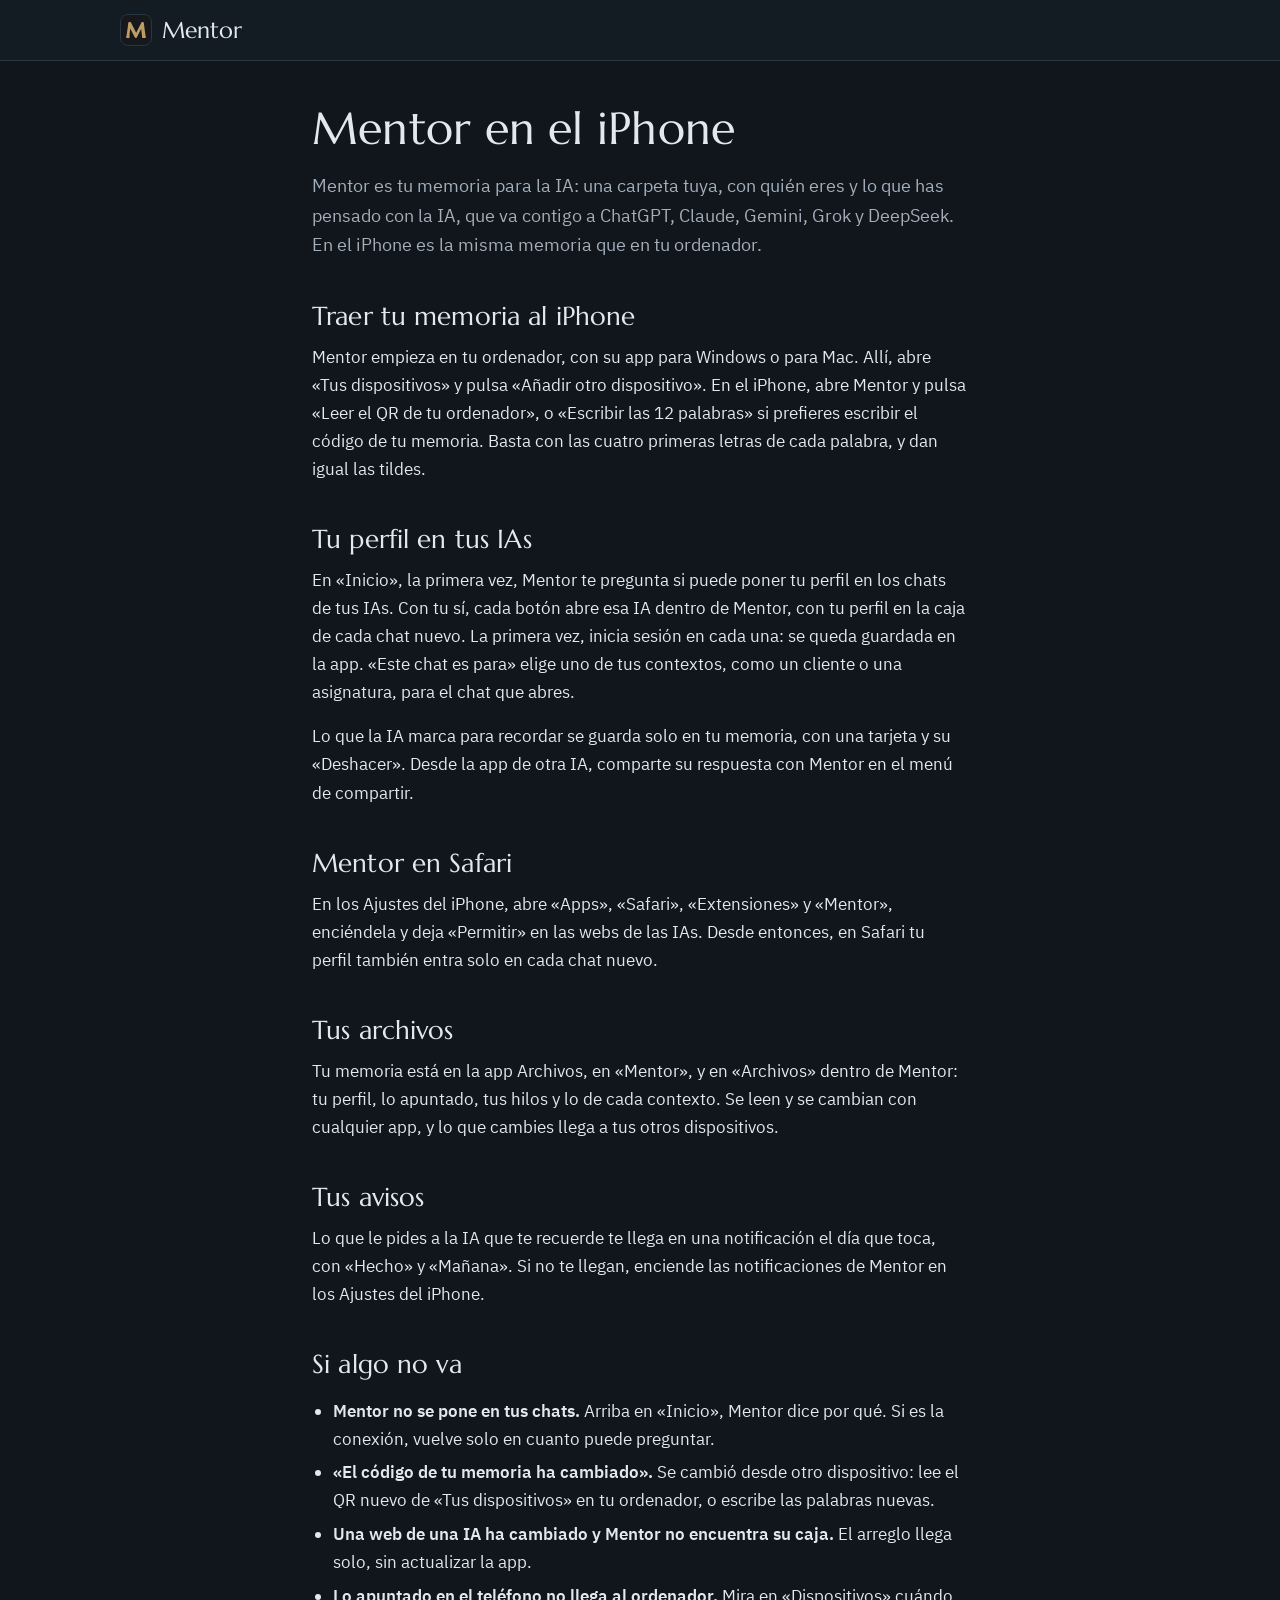
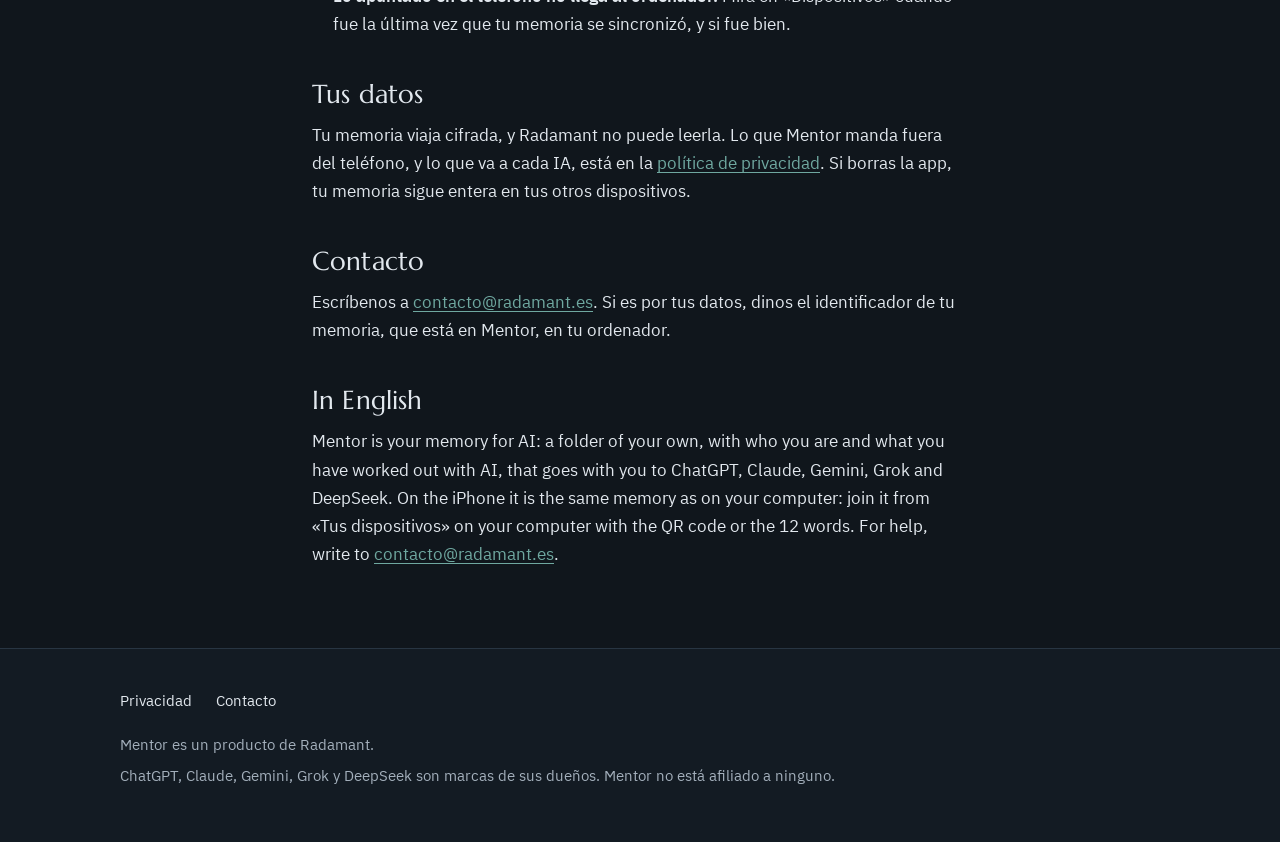
<file: mentor/ayuda.html>
<!doctype html>
<html lang="es">
<head>
  <meta charset="utf-8">
  <meta name="viewport" content="width=device-width, initial-scale=1">
  <title>Ayuda de Mentor en el iPhone</title>
  <meta name="description" content="Cómo se usa Mentor en el iPhone: traer tu memoria, tu perfil en tus IAs, Safari, Archivos, los avisos, y cómo escribirnos.">
  <link rel="icon" href="icono.svg" type="image/svg+xml">
  <link rel="stylesheet" href="/fuentes/letras.css">
  <link rel="stylesheet" href="mentor.css">
</head>
<body>
  <!-- La ayuda del teléfono (M12, con su QPC de la App Store, el 04/11/2026):
       la abre «Ajustes» de la app y es la dirección de soporte de su ficha.
       Sin precios, sin la página de venta y sin el pie de las demás: la app
       del iPhone no puede llevar a otra forma de pago que la de Apple
       (norma 3.1.1). -->
  <header class="cabecera">
    <div class="contenedor">
      <span class="marca"><span class="sello"><img src="marca.svg" alt="" width="21" height="16"></span><span class="nombre">Mentor</span></span>
    </div>
  </header>

  <main class="documento">
    <div class="contenedor estrecho">
      <h1>Mentor en el iPhone</h1>
      <p class="entradilla">Mentor es tu memoria para la IA: una carpeta tuya, con quién eres y lo que has pensado con la IA, que va contigo a ChatGPT, Claude, Gemini, Grok y DeepSeek. En el iPhone es la misma memoria que en tu ordenador.</p>

      <h2>Traer tu memoria al iPhone</h2>
      <p>Mentor empieza en tu ordenador, con su app para Windows o para Mac. Allí, abre «Tus dispositivos» y pulsa «Añadir otro dispositivo». En el iPhone, abre Mentor y pulsa «Leer el QR de tu ordenador», o «Escribir las 12 palabras» si prefieres escribir el código de tu memoria. Basta con las cuatro primeras letras de cada palabra, y dan igual las tildes.</p>

      <h2>Tu perfil en tus IAs</h2>
      <p>En «Inicio», la primera vez, Mentor te pregunta si puede poner tu perfil en los chats de tus IAs. Con tu sí, cada botón abre esa IA dentro de Mentor, con tu perfil en la caja de cada chat nuevo. La primera vez, inicia sesión en cada una: se queda guardada en la app. «Este chat es para» elige uno de tus contextos, como un cliente o una asignatura, para el chat que abres.</p>
      <p>Lo que la IA marca para recordar se guarda solo en tu memoria, con una tarjeta y su «Deshacer». Desde la app de otra IA, comparte su respuesta con Mentor en el menú de compartir.</p>

      <h2>Mentor en Safari</h2>
      <p>En los Ajustes del iPhone, abre «Apps», «Safari», «Extensiones» y «Mentor», enciéndela y deja «Permitir» en las webs de las IAs. Desde entonces, en Safari tu perfil también entra solo en cada chat nuevo.</p>

      <h2>Tus archivos</h2>
      <p>Tu memoria está en la app Archivos, en «Mentor», y en «Archivos» dentro de Mentor: tu perfil, lo apuntado, tus hilos y lo de cada contexto. Se leen y se cambian con cualquier app, y lo que cambies llega a tus otros dispositivos.</p>

      <h2>Tus avisos</h2>
      <p>Lo que le pides a la IA que te recuerde te llega en una notificación el día que toca, con «Hecho» y «Mañana». Si no te llegan, enciende las notificaciones de Mentor en los Ajustes del iPhone.</p>

      <h2>Si algo no va</h2>
      <ul>
        <li><strong>Mentor no se pone en tus chats.</strong> Arriba en «Inicio», Mentor dice por qué. Si es la conexión, vuelve solo en cuanto puede preguntar.</li>
        <li><strong>«El código de tu memoria ha cambiado».</strong> Se cambió desde otro dispositivo: lee el QR nuevo de «Tus dispositivos» en tu ordenador, o escribe las palabras nuevas.</li>
        <li><strong>Una web de una IA ha cambiado y Mentor no encuentra su caja.</strong> El arreglo llega solo, sin actualizar la app.</li>
        <li><strong>Lo apuntado en el teléfono no llega al ordenador.</strong> Mira en «Dispositivos» cuándo fue la última vez que tu memoria se sincronizó, y si fue bien.</li>
      </ul>

      <h2>Tus datos</h2>
      <p>Tu memoria viaja cifrada, y Radamant no puede leerla. Lo que Mentor manda fuera del teléfono, y lo que va a cada IA, está en la <a href="privacidad.html">política de privacidad</a>. Si borras la app, tu memoria sigue entera en tus otros dispositivos.</p>

      <h2>Contacto</h2>
      <p>Escríbenos a <a href="mailto:contacto@radamant.es">contacto@radamant.es</a>. Si es por tus datos, dinos el identificador de tu memoria, que está en Mentor, en tu ordenador.</p>

      <h2 lang="en">In English</h2>
      <p lang="en">Mentor is your memory for AI: a folder of your own, with who you are and what you have worked out with AI, that goes with you to ChatGPT, Claude, Gemini, Grok and DeepSeek. On the iPhone it is the same memory as on your computer: join it from «Tus dispositivos» on your computer with the QR code or the 12 words. For help, write to <a href="mailto:contacto@radamant.es">contacto@radamant.es</a>.</p>
    </div>
  </main>

  <footer class="pie">
    <div class="contenedor">
      <nav aria-label="Lo demás">
        <a href="privacidad.html">Privacidad</a>
        <a href="mailto:contacto@radamant.es">Contacto</a>
      </nav>
      <p>Mentor es un producto de Radamant.</p>
      <p>ChatGPT, Claude, Gemini, Grok y DeepSeek son marcas de sus dueños. Mentor no está afiliado a ninguno.</p>
    </div>
  </footer>
</body>
</html>
</file>
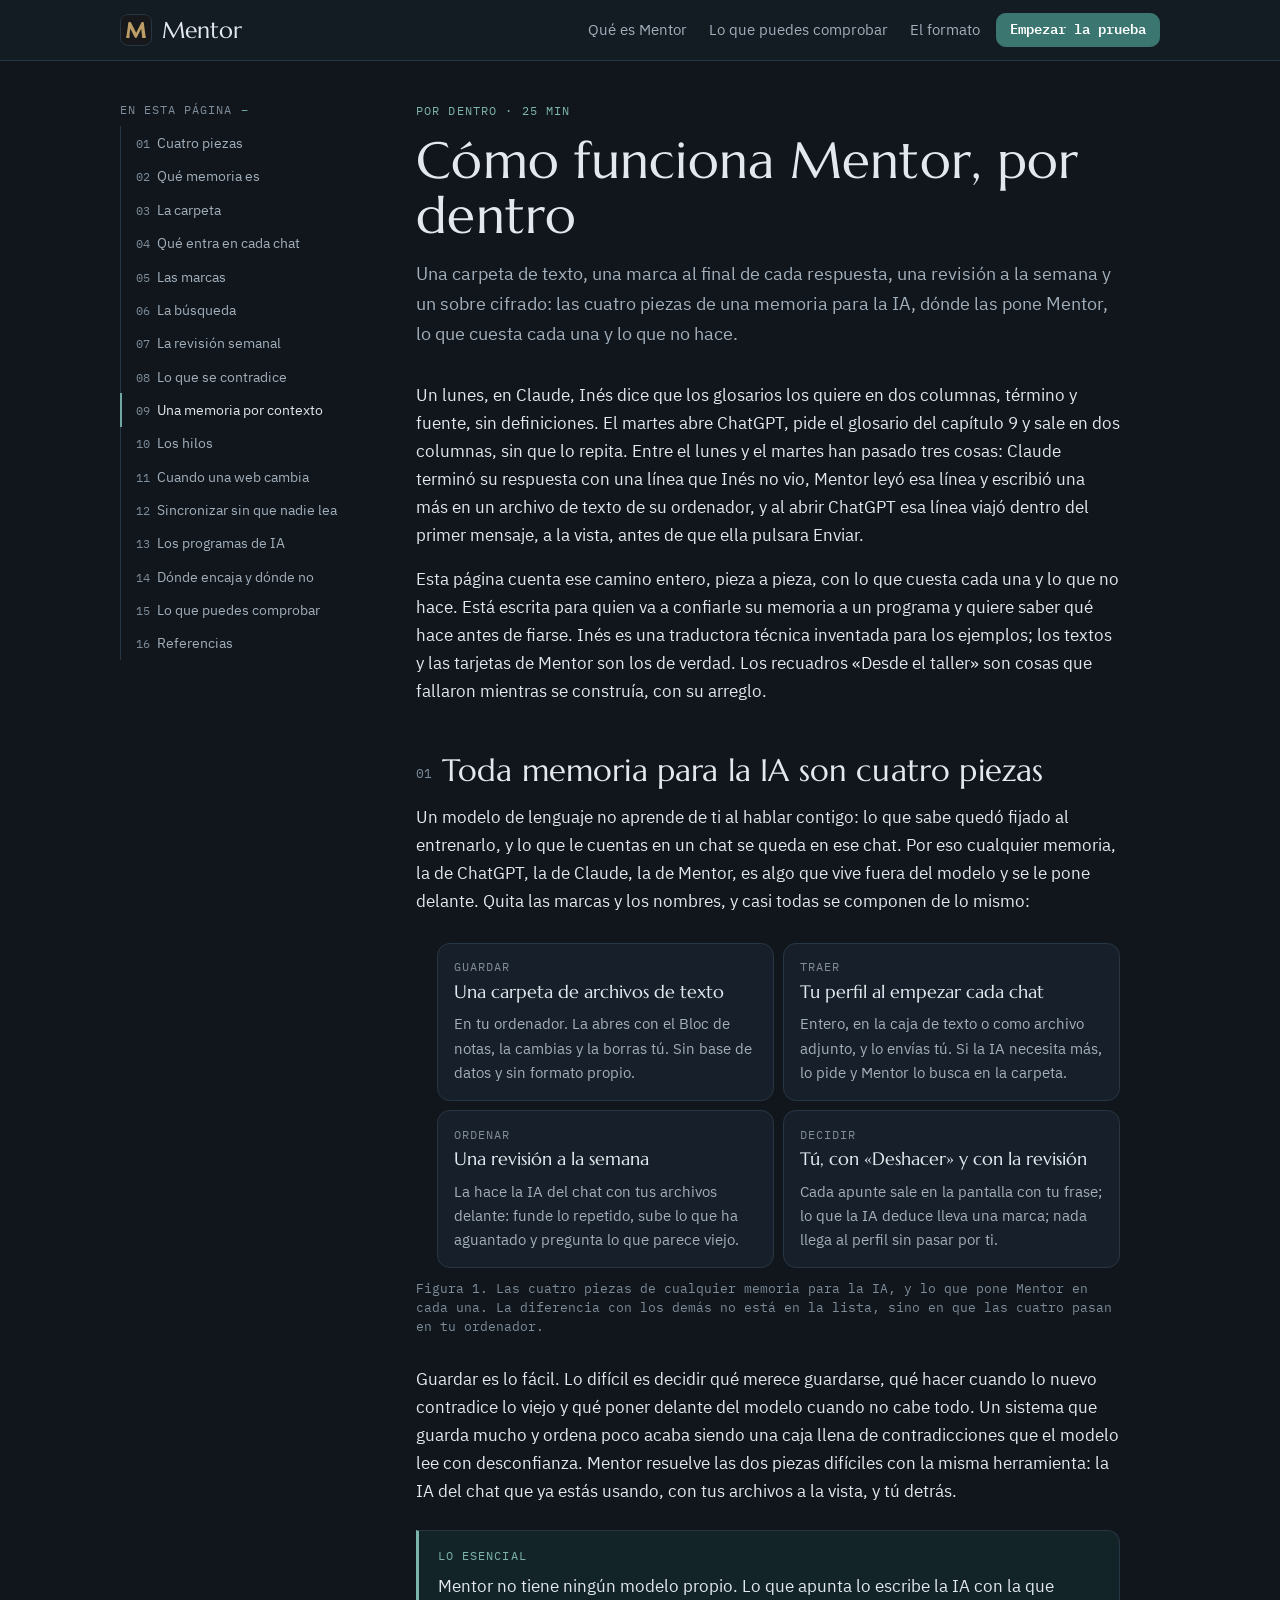
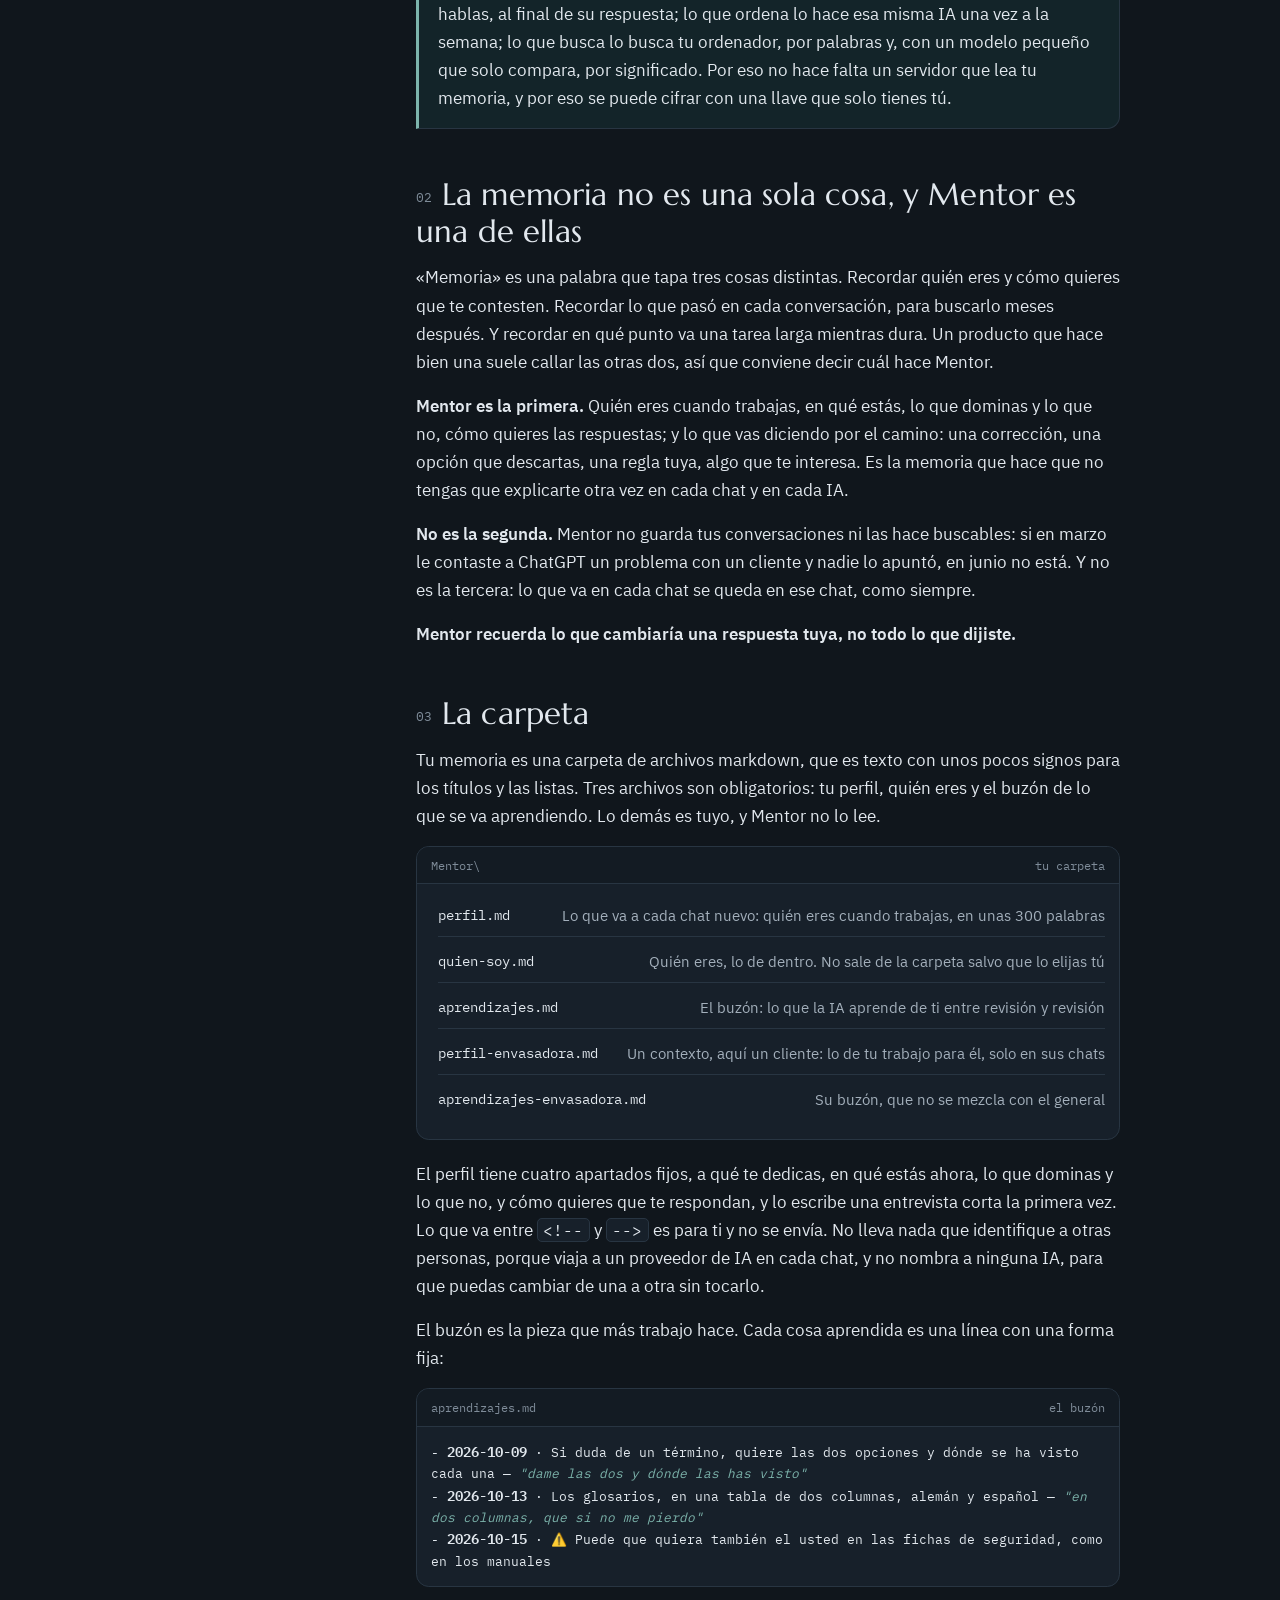
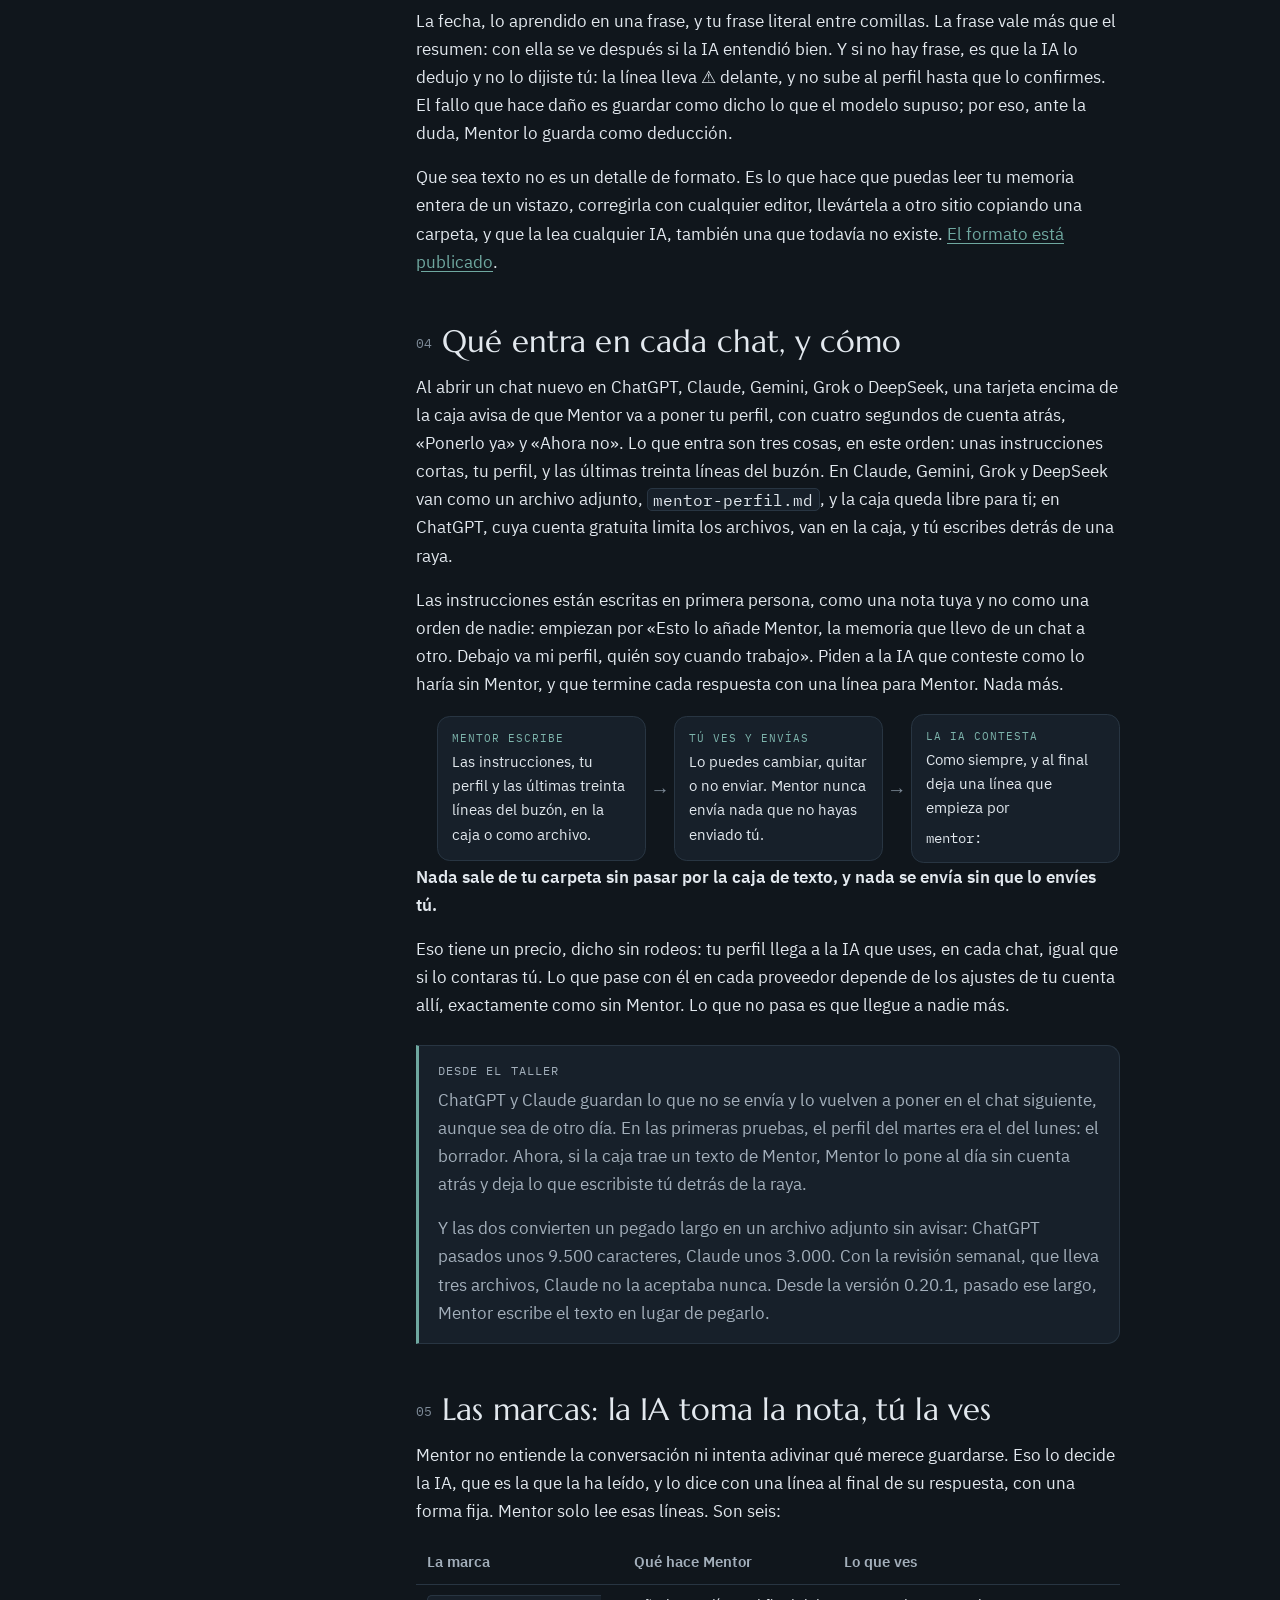
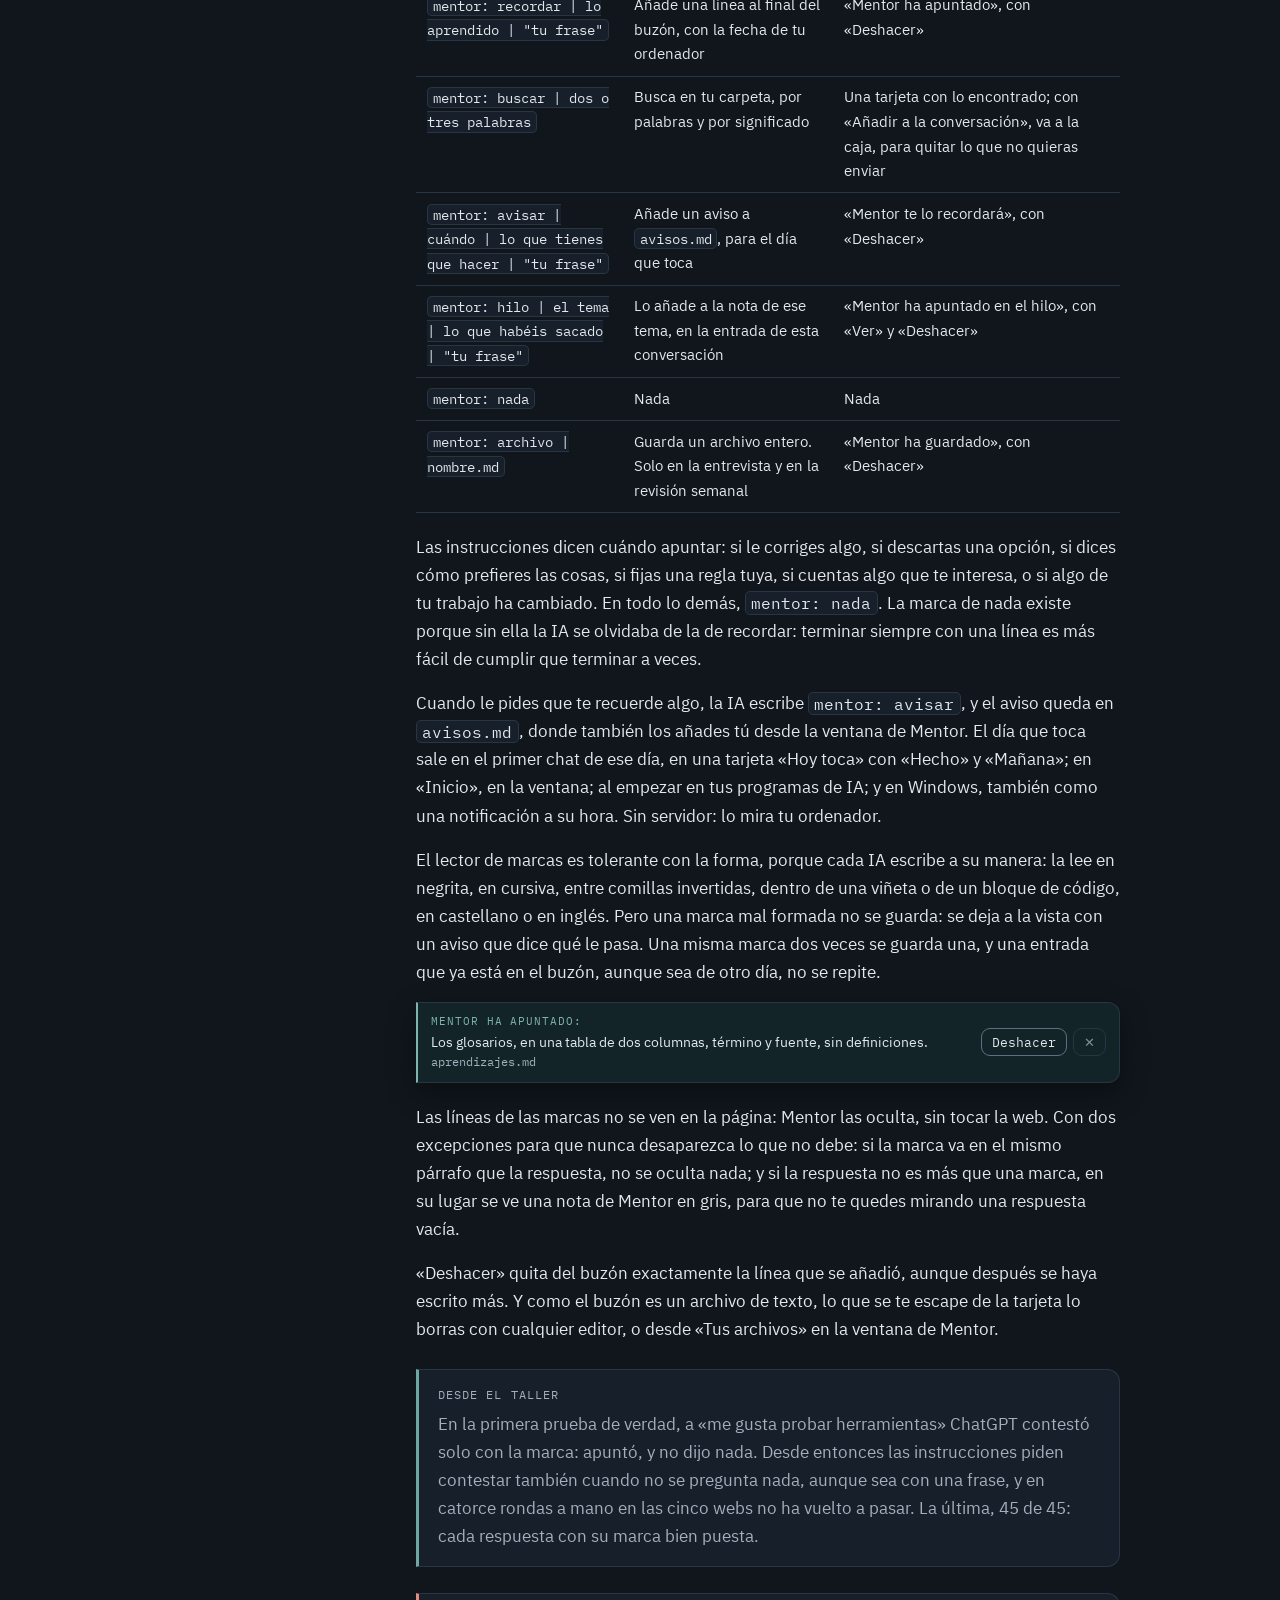
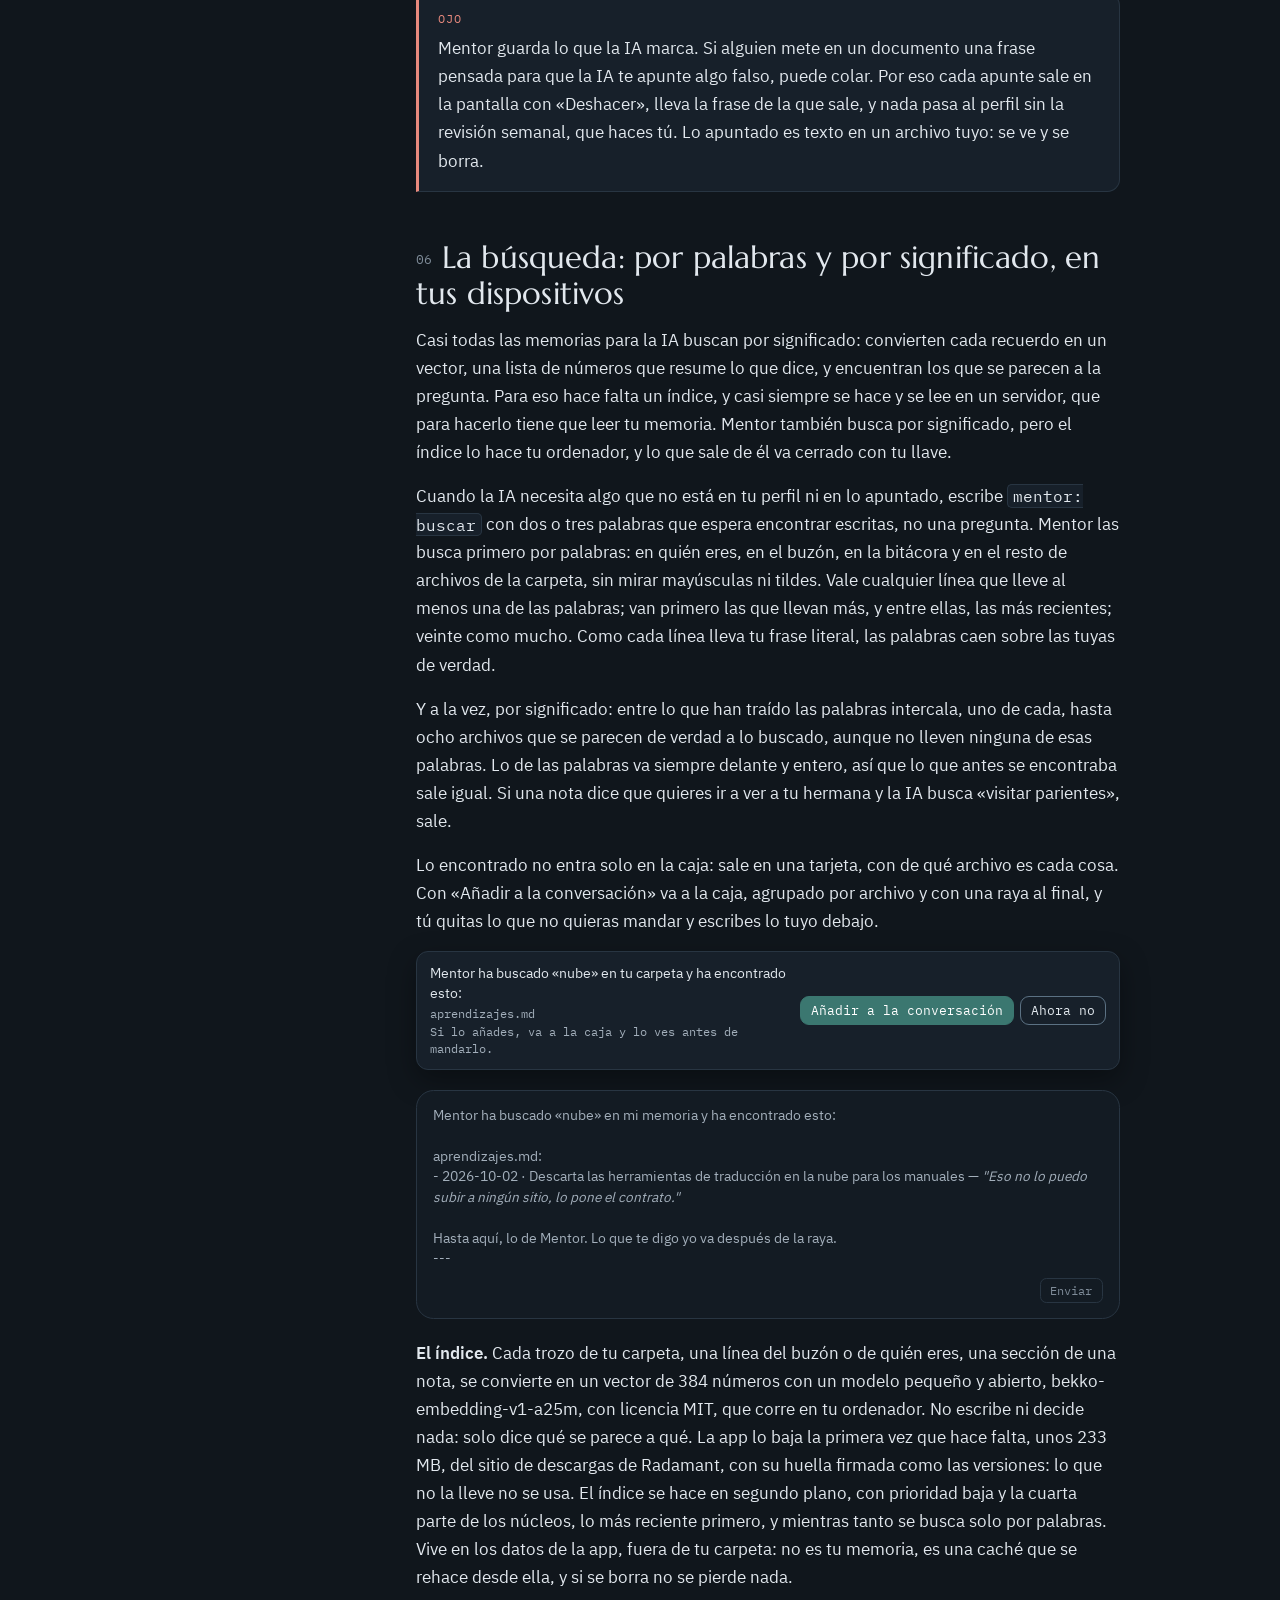
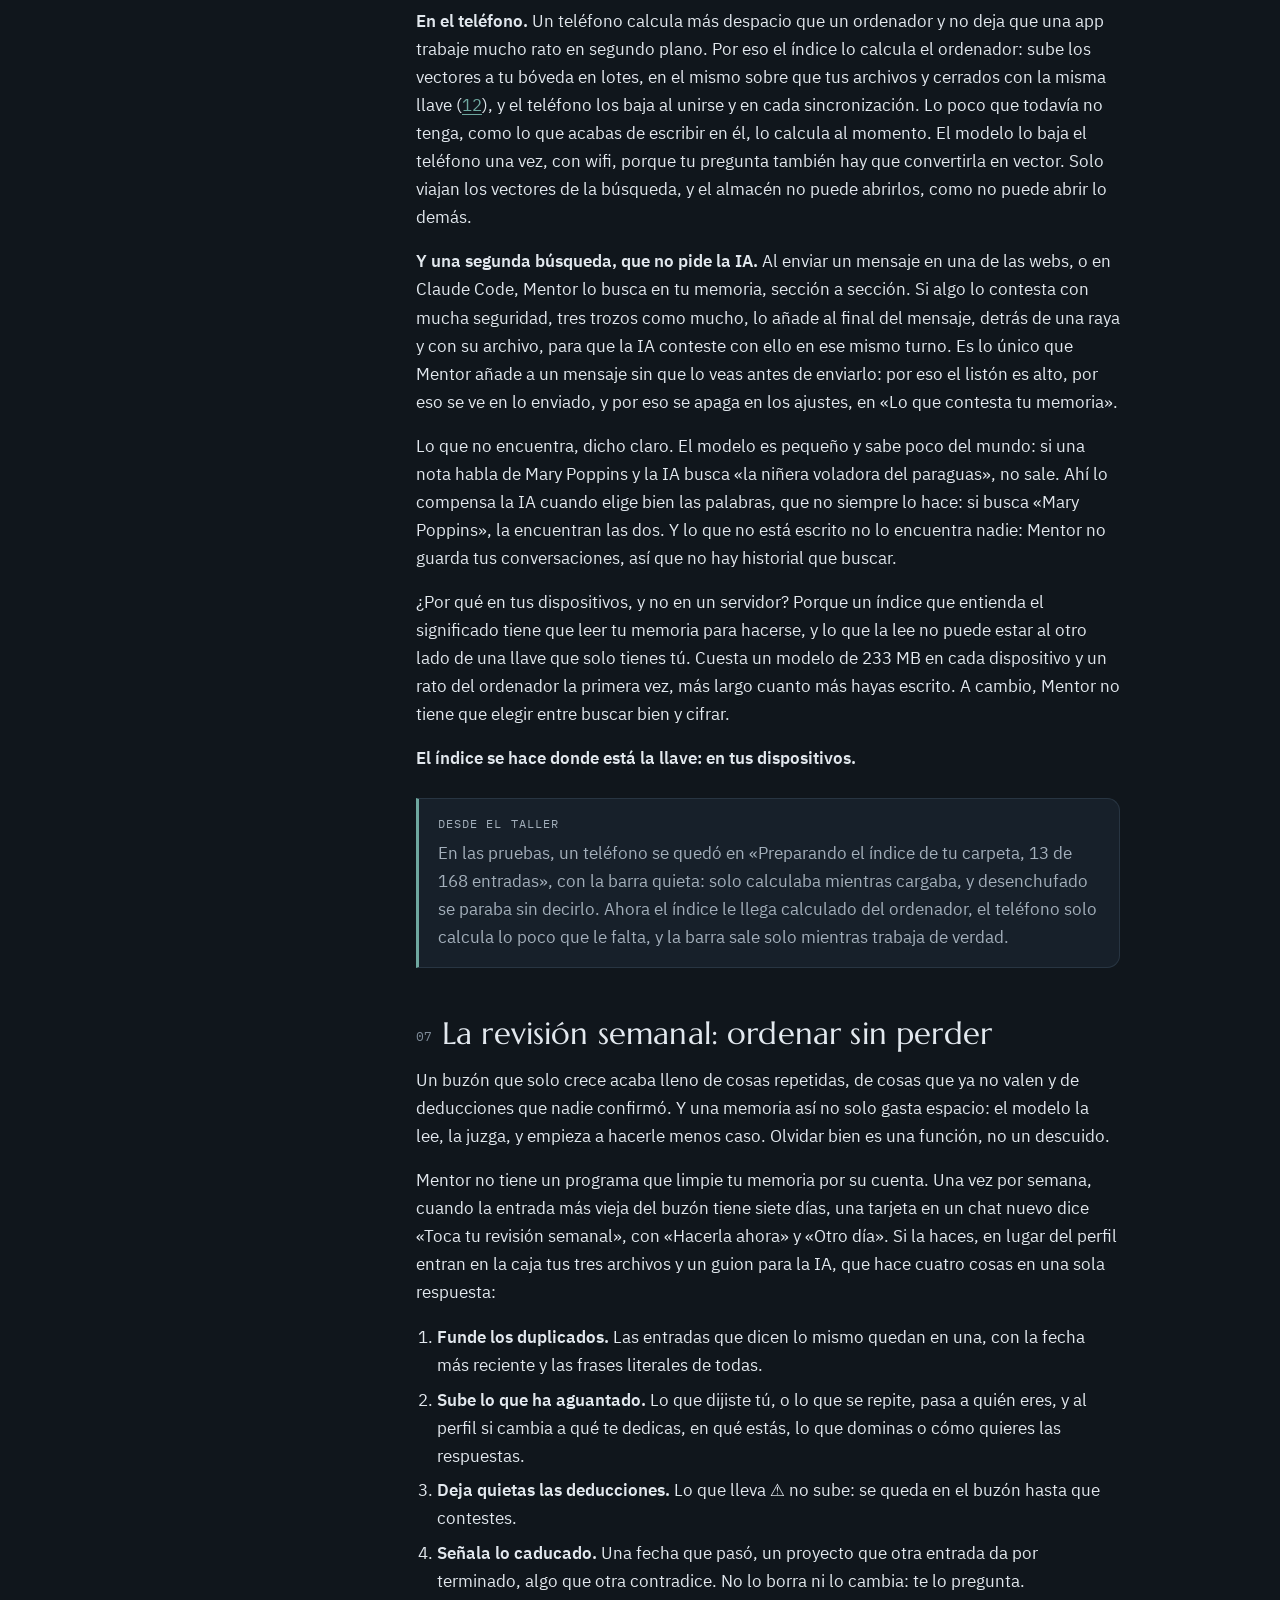
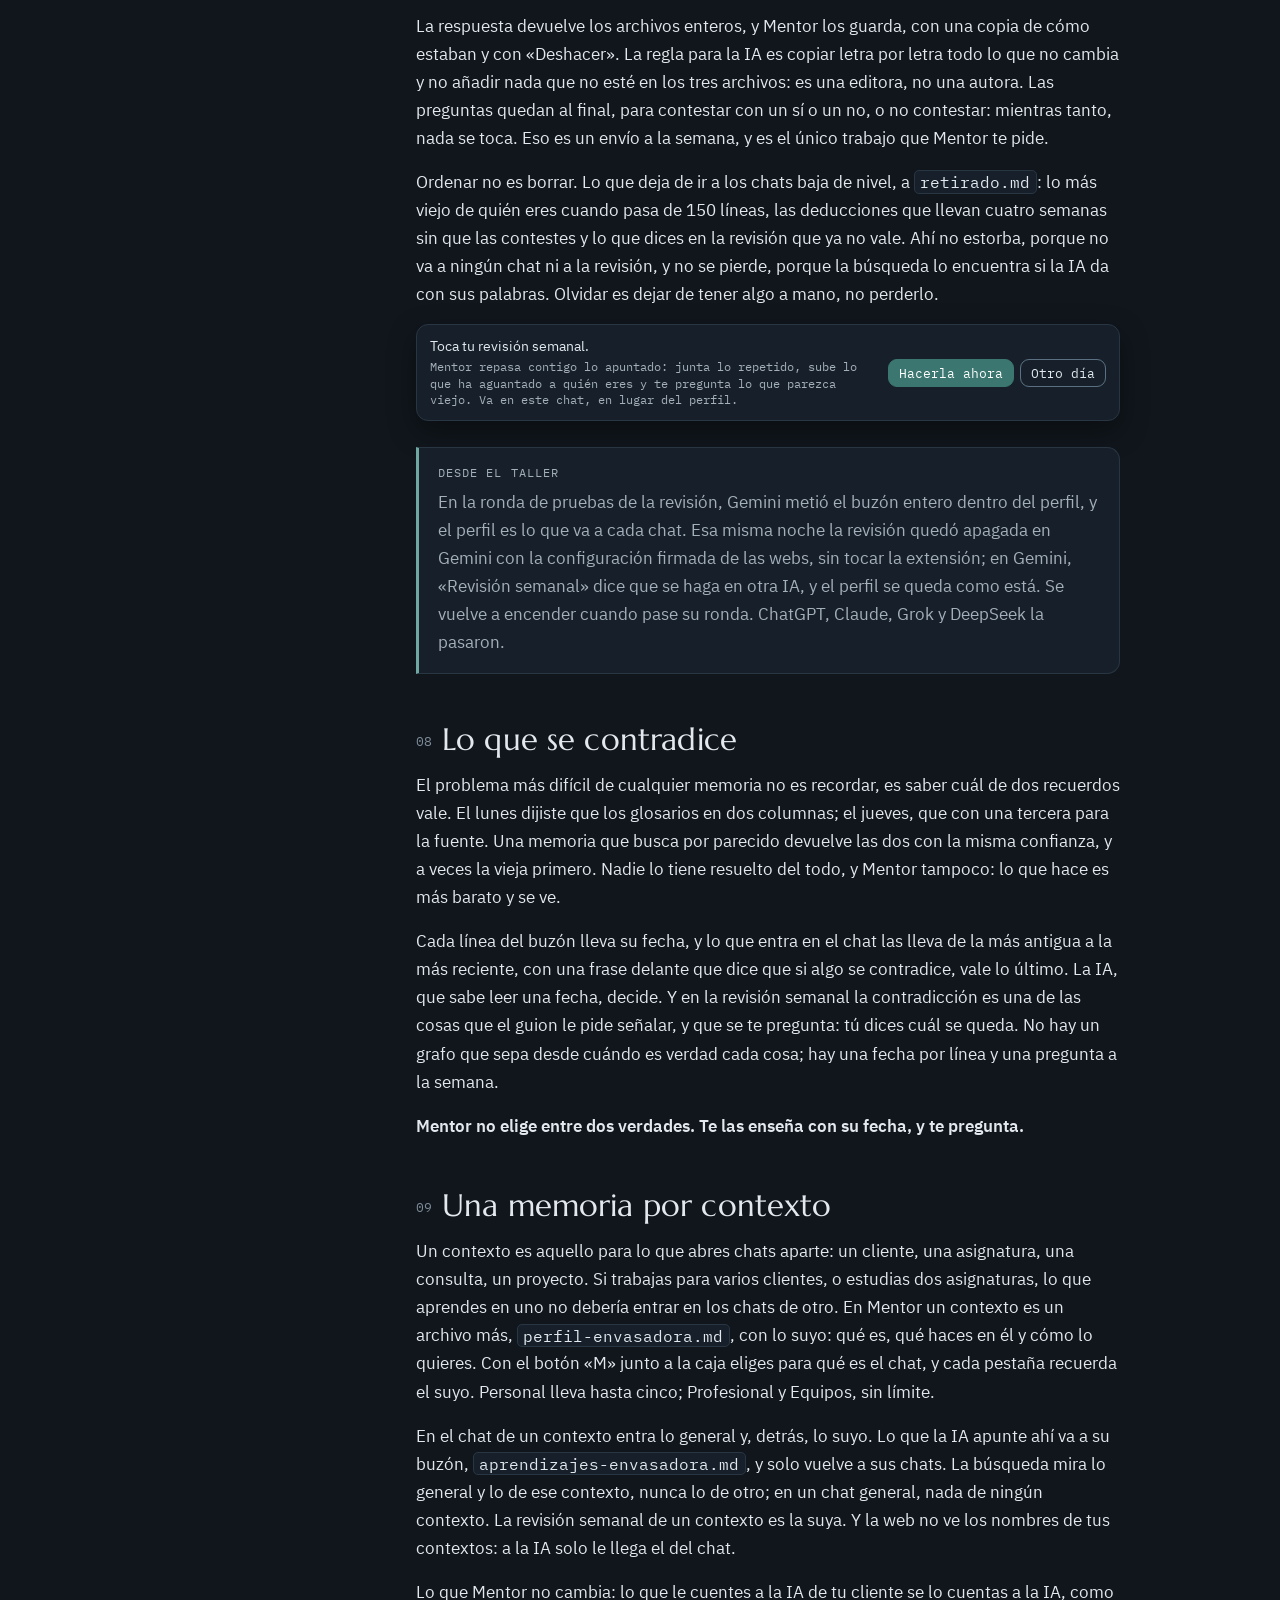
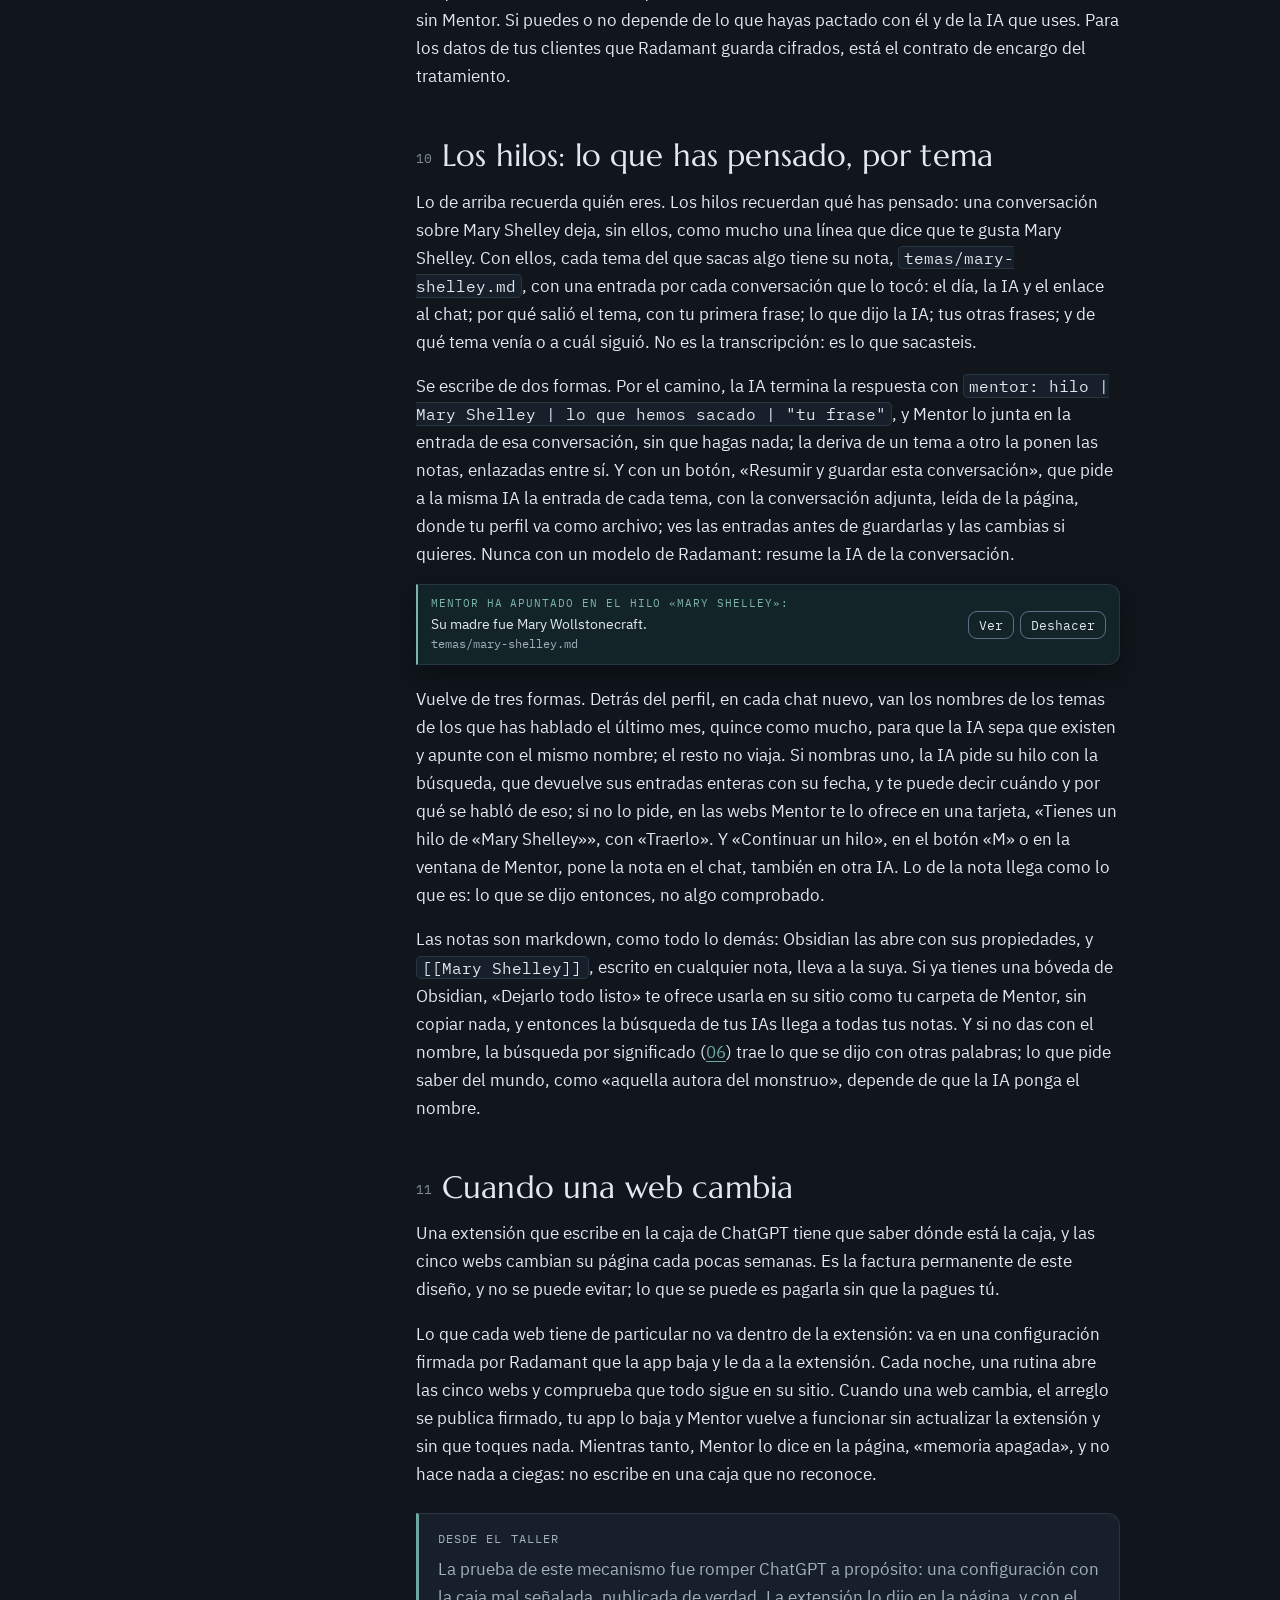
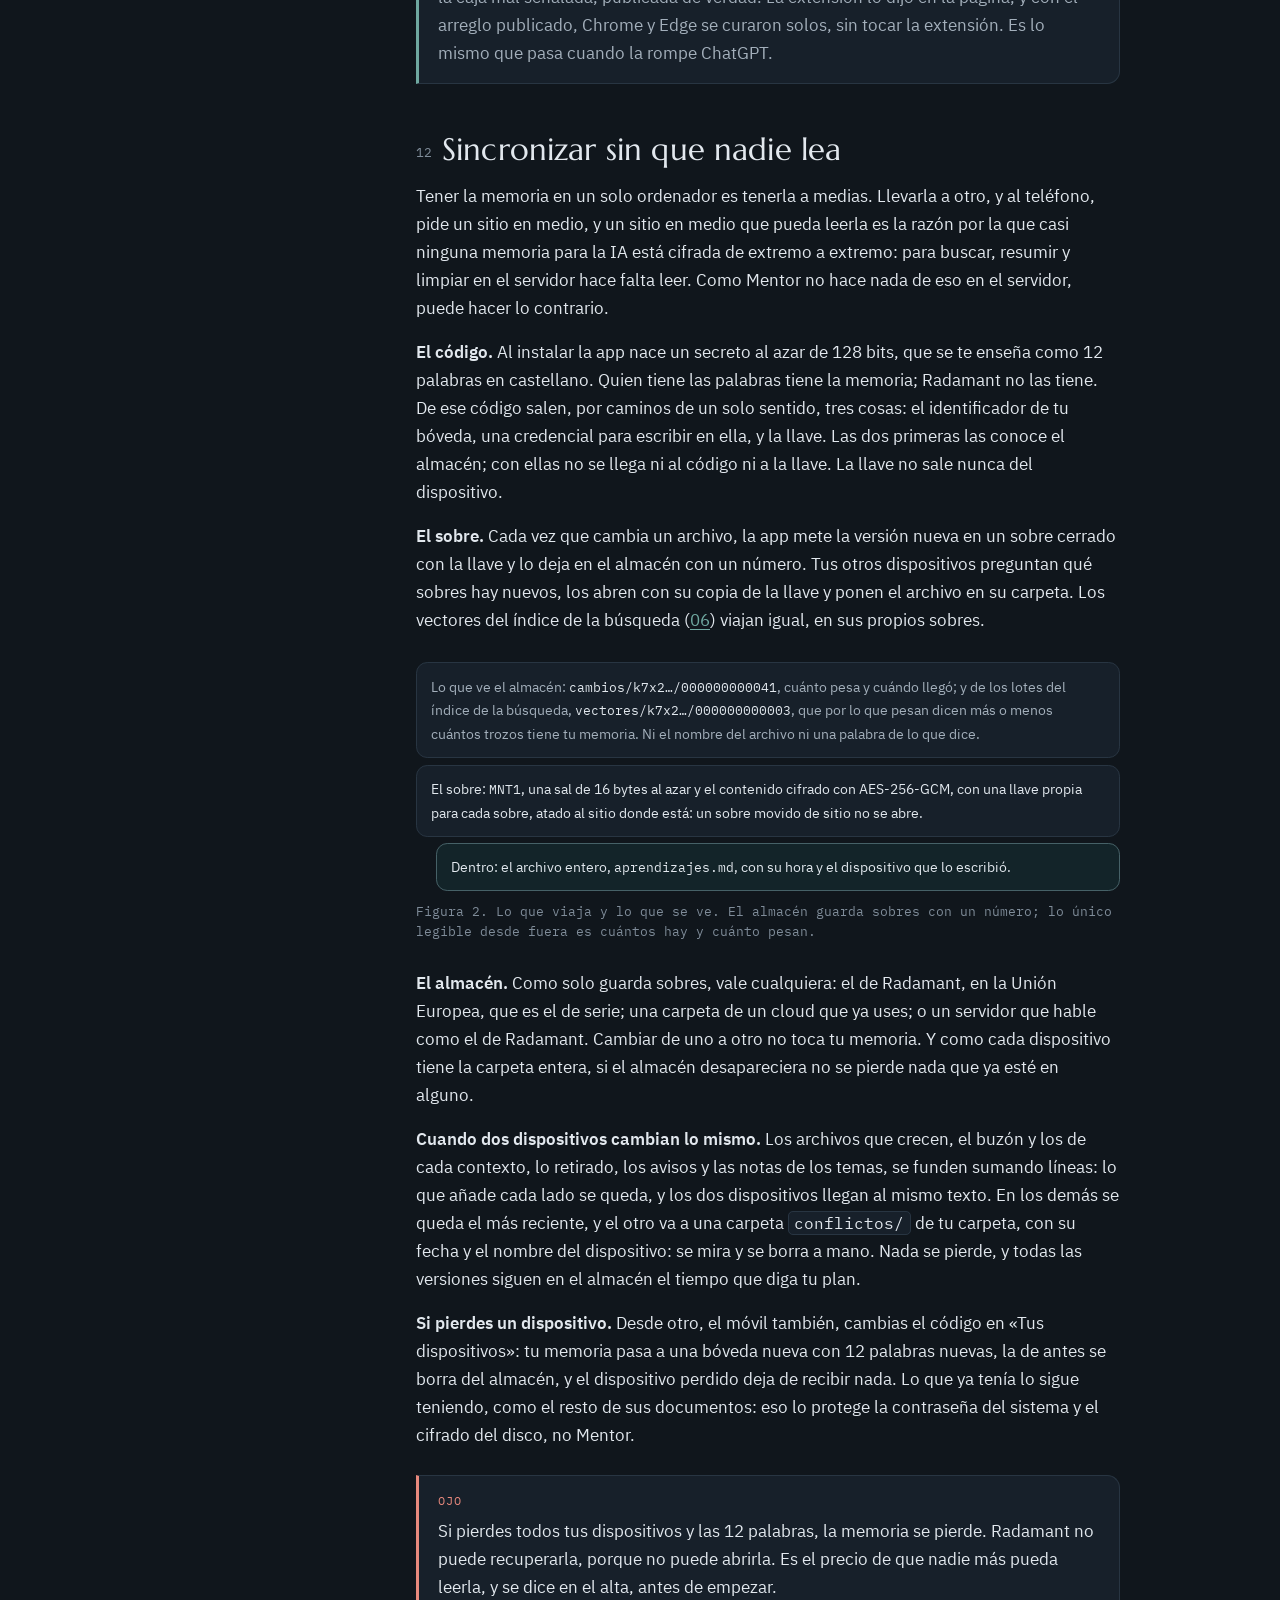
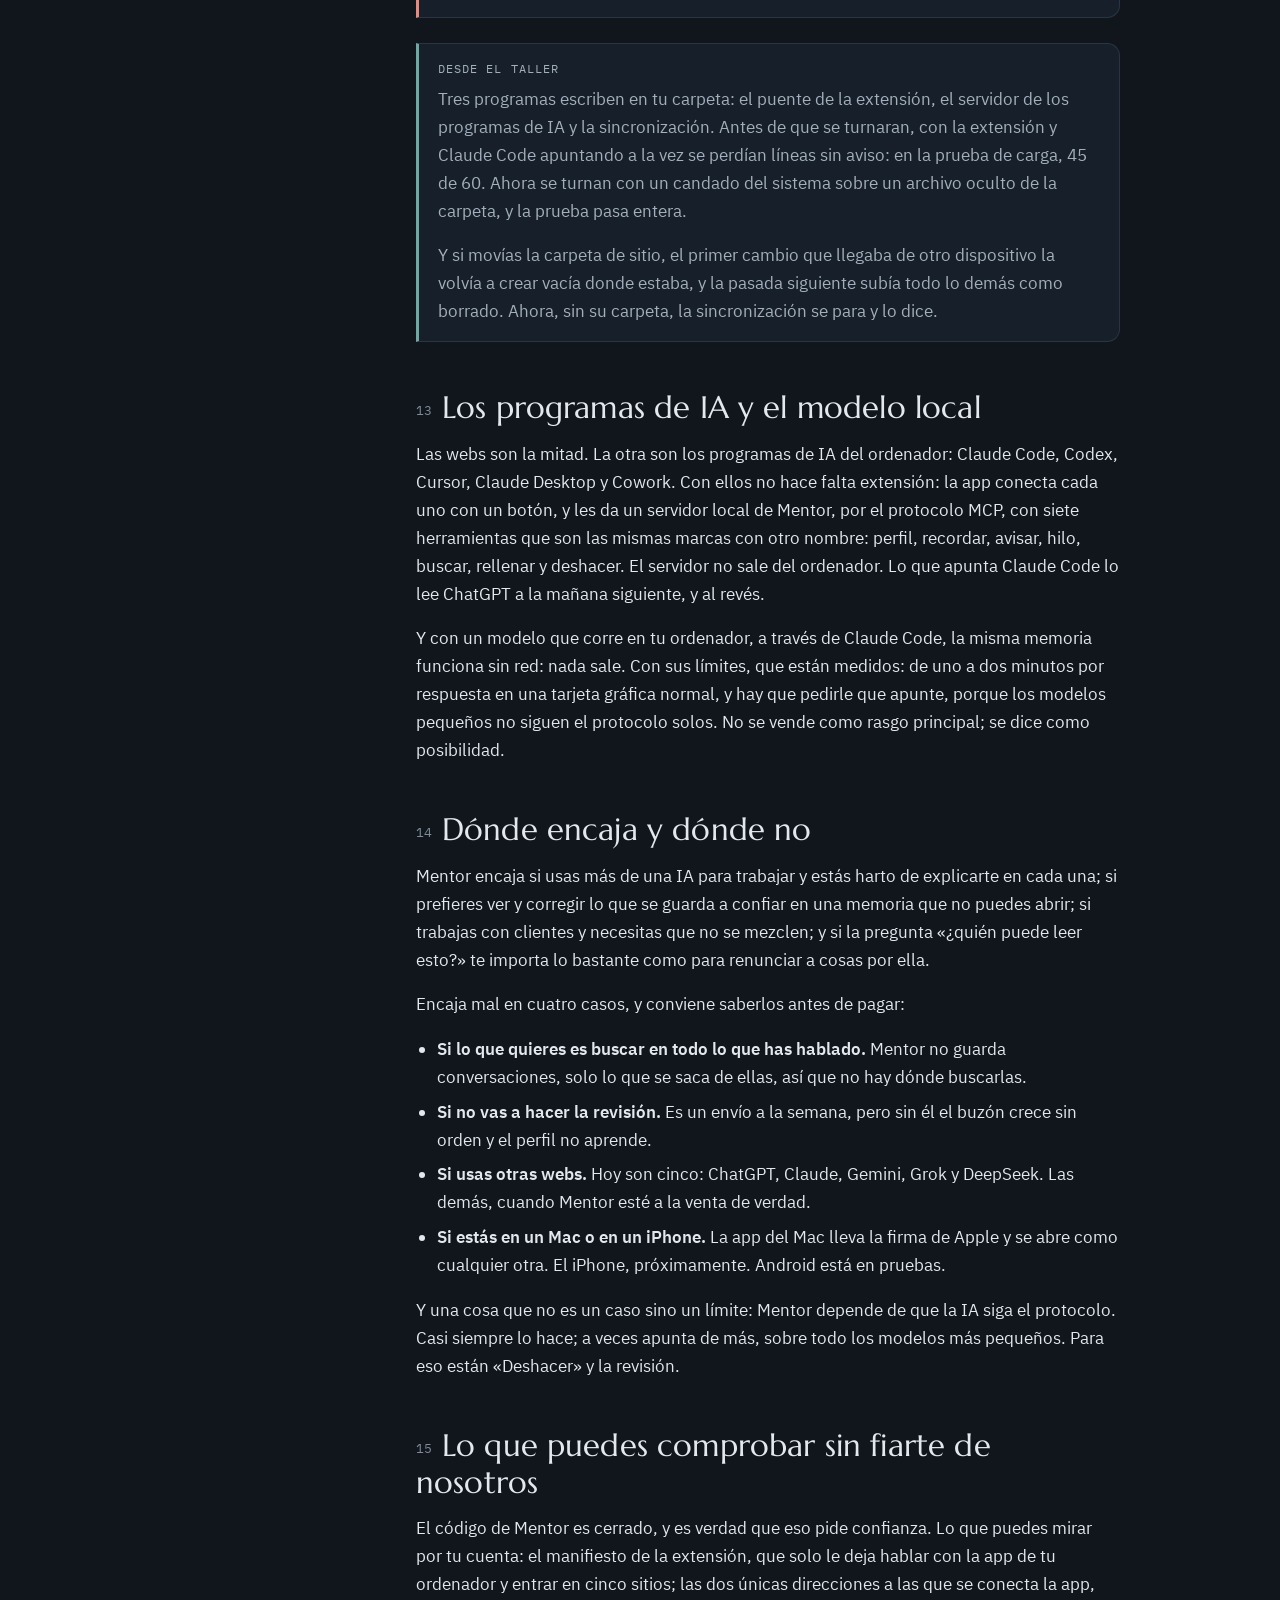
<file: mentor/como-funciona.html>
<!doctype html>
<html lang="es">
<head>
  <meta charset="utf-8">
  <meta name="viewport" content="width=device-width, initial-scale=1">
  <title>Cómo funciona Mentor, por dentro · Mentor</title>
  <meta name="description" content="Una carpeta de texto, una marca al final de cada respuesta, una revisión a la semana y un sobre cifrado: las cuatro piezas de una memoria para la IA, dónde las pone Mentor, lo que cuesta cada una y lo que no hace.">
  <meta property="og:type" content="article">
  <meta property="og:locale" content="es_ES">
  <meta property="og:title" content="Cómo funciona Mentor, por dentro">
  <meta property="og:description" content="Las cuatro piezas de una memoria para la IA, dónde las pone Mentor, lo que cuesta cada una y lo que no hace.">
  <meta property="og:image" content="https://descargas.radamant.eu/mentor/imagenes/compartir.png">
  <link rel="icon" href="icono.svg" type="image/svg+xml">
  <link rel="stylesheet" href="/fuentes/letras.css">
  <link rel="stylesheet" href="mentor.css">
  <style>
    /* La página de «por dentro» (M12): una guía de una sola página, con el
       índice al lado, los recuadros «Lo esencial», «Desde el taller» y «Ojo»,
       y las figuras hechas con cajas, para que se lean igual en un teléfono. */
    .guia { padding: 2.5rem 0 4rem; }
    .guia .contenedor { display: grid; gap: 2rem; }
    @media (min-width: 64rem) { .guia .contenedor { grid-template-columns: 15rem minmax(0, 1fr); gap: 3.5rem; align-items: start; } }
    .indice { font-size: .9rem; }
    @media (min-width: 64rem) { .indice { position: sticky; top: 1.5rem; max-height: calc(100vh - 3rem); overflow: auto; } }
    .indice .rotulo { font: 500 .72rem/1.5 var(--mono); letter-spacing: .09em; text-transform: uppercase; color: var(--tinta-tenue); margin: 0 0 .5rem; cursor: pointer; list-style: none; }
    .indice summary::-webkit-details-marker { display: none; }
    .indice summary::after { content: " +"; color: var(--acento); }
    .indice details[open] summary::after { content: " −"; }
    @media (min-width: 64rem) { .indice summary { cursor: default; } .indice summary::after { content: none; } }
    .indice ol { list-style: none; margin: 0; padding: 0; border-left: 1px solid var(--linea); }
    .indice li { margin: 0; }
    .indice a { display: block; padding: .3rem 0 .3rem .9rem; color: var(--tinta-suave); text-decoration: none; border-left: 2px solid transparent; margin-left: -1px; }
    .indice a:hover { color: var(--tinta); }
    .indice a.actual { color: var(--tinta); border-left-color: var(--acento); }
    .indice .numero { font: .72rem/1.6 var(--mono); color: var(--tinta-tenue); margin-right: .4rem; }
    .cuerpo { max-width: 44rem; min-width: 0; }
    .ojo-de-pagina { font: 500 .78rem/1.5 var(--mono); letter-spacing: .09em; text-transform: uppercase; color: var(--maquina); margin: 0 0 .8rem; }
    .cuerpo h1 { font-size: clamp(2.1rem, 5.4vw, 3.2rem); margin-bottom: .9rem; }
    .cuerpo .entradilla { font-size: 1.15rem; margin-bottom: 2rem; }
    .cuerpo h2 { font-size: clamp(1.5rem, 3.2vw, 1.95rem); margin: 3rem 0 .8rem; scroll-margin-top: 1.5rem; }
    .cuerpo h2 .n { font: .82rem/1 var(--mono); color: var(--tinta-tenue); margin-right: .6rem; vertical-align: .25em; }
    .cuerpo h3 { margin: 1.75rem 0 .5rem; }
    .cuerpo ul, .cuerpo ol { padding-left: 1.3rem; }
    .cuerpo li { margin: .4rem 0; }
    .cuerpo .regla { color: var(--tinta); font-weight: 600; }

    .recuadro { border: 1px solid var(--linea); border-left: 3px solid var(--acento); border-radius: 0 .8rem .8rem 0; padding: 1rem 1.2rem; margin: 1.6rem 0; background: var(--superficie); }
    .recuadro .rotulo { font: 500 .72rem/1.5 var(--mono); letter-spacing: .09em; text-transform: uppercase; color: var(--acento); margin: 0 0 .45rem; }
    .recuadro p:last-child { margin-bottom: 0; }
    .recuadro.esencial { border-left-color: var(--maquina); background: var(--maquina-fondo); }
    .recuadro.esencial .rotulo { color: var(--maquina); }
    .recuadro.esencial p { color: var(--tinta); }
    .recuadro.taller p { color: var(--tinta-suave); }
    .recuadro.ojo { border-left-color: var(--mal); }
    .recuadro.ojo .rotulo { color: var(--mal); }

    .figura { margin: 1.75rem 0; }
    .figura figcaption { color: var(--tinta-tenue); font: .8rem/1.5 var(--mono); margin: .7rem 0 0; }
    .piezas { display: grid; gap: .6rem; list-style: none; margin: 0; padding: 0; counter-reset: pieza; }
    @media (min-width: 40rem) { .piezas { grid-template-columns: repeat(2, 1fr); } }
    .piezas li { background: var(--superficie); border: 1px solid var(--linea); border-radius: .8rem; padding: .9rem 1rem; margin: 0; }
    .piezas .que { display: block; font: 500 .72rem/1.5 var(--mono); letter-spacing: .09em; text-transform: uppercase; color: var(--tinta-tenue); }
    .piezas .como { display: block; font-family: var(--display); font-size: 1.15rem; margin: .1rem 0 .3rem; }
    .piezas p { color: var(--tinta-suave); font-size: .92rem; margin: 0; }
    .flujo { display: grid; gap: .5rem; list-style: none; margin: 0; padding: 0; }
    @media (min-width: 46rem) { .flujo { grid-template-columns: 1fr auto 1fr auto 1fr; align-items: center; } }
    .flujo li { margin: 0; background: var(--superficie); border: 1px solid var(--linea); border-radius: .8rem; padding: .8rem .9rem; font-size: .92rem; }
    .flujo li.flecha { background: none; border: 0; text-align: center; color: var(--tinta-tenue); font: 1.2rem/1 var(--mono); padding: 0; }
    .flujo li.flecha::before { content: "↓"; }
    @media (min-width: 46rem) { .flujo li.flecha::before { content: "→"; } }
    .flujo .quien { display: block; font: 500 .7rem/1.5 var(--mono); letter-spacing: .09em; text-transform: uppercase; color: var(--maquina); margin-bottom: .2rem; }
    .flujo .mono { display: block; margin-top: .4rem; color: var(--tinta); font-size: .85rem; }
    .sobre { display: grid; gap: .4rem; }
    .sobre .capa { border: 1px solid var(--linea); border-radius: .7rem; padding: .7rem .9rem; font-size: .9rem; background: var(--superficie); }
    .sobre .capa .mono { color: var(--tinta); }
    .sobre .capa.dentro { background: var(--maquina-fondo); border-color: color-mix(in srgb, var(--maquina) 35%, var(--linea)); margin-left: 1.25rem; }
    .sobre .capa.fuera { color: var(--tinta-suave); }
    .cuerpo .archivo { margin: 1rem 0 1.25rem; }
    .cuerpo .tarjeta { margin: .9rem 0 1.25rem; }
    .cuerpo .chat { margin: .9rem 0 1.25rem; }

    .referencias { padding-left: 1.3rem; color: var(--tinta-suave); font-size: .95rem; }
    .referencias li { margin: .55rem 0; }
    .paginador { display: flex; flex-wrap: wrap; justify-content: space-between; gap: 1rem; margin: 3rem 0 0; padding-top: 1.5rem; border-top: 1px solid var(--linea); }
    .paginador a { text-decoration: none; color: var(--tinta); }
    .paginador a:hover { color: var(--acento); }
    .paginador .direccion { display: block; font: .72rem/1.5 var(--mono); letter-spacing: .09em; text-transform: uppercase; color: var(--tinta-tenue); }
    .paginador .siguiente { text-align: right; margin-left: auto; }
  </style>
</head>
<body>
  <header class="cabecera">
    <div class="contenedor">
      <a class="marca" href="./"><span class="sello"><img src="marca.svg" alt="" width="21" height="16"></span><span class="nombre">Mentor</span></a>
      <nav class="menu" aria-label="El sitio">
        <a href="./">Qué es Mentor</a>
        <a href="comprobar.html">Lo que puedes comprobar</a>
        <a href="formato.html">El formato</a>
      </nav>
      <a class="boton principal pequeno" href="./#empezar">Empezar la prueba</a>
    </div>
  </header>

  <main class="guia">
    <div class="contenedor">
      <nav class="indice" aria-label="En esta página">
        <details id="indice" open>
        <summary class="rotulo">En esta página</summary>
        <ol>
          <li><a href="#piezas"><span class="numero">01</span>Cuatro piezas</a></li>
          <li><a href="#una-de-ellas"><span class="numero">02</span>Qué memoria es</a></li>
          <li><a href="#carpeta"><span class="numero">03</span>La carpeta</a></li>
          <li><a href="#chat"><span class="numero">04</span>Qué entra en cada chat</a></li>
          <li><a href="#marcas"><span class="numero">05</span>Las marcas</a></li>
          <li><a href="#buscar"><span class="numero">06</span>La búsqueda</a></li>
          <li><a href="#revision"><span class="numero">07</span>La revisión semanal</a></li>
          <li><a href="#contradice"><span class="numero">08</span>Lo que se contradice</a></li>
          <li><a href="#clientes"><span class="numero">09</span>Una memoria por contexto</a></li>
          <li><a href="#hilos"><span class="numero">10</span>Los hilos</a></li>
          <li><a href="#webs"><span class="numero">11</span>Cuando una web cambia</a></li>
          <li><a href="#sincronizar"><span class="numero">12</span>Sincronizar sin que nadie lea</a></li>
          <li><a href="#programas"><span class="numero">13</span>Los programas de IA</a></li>
          <li><a href="#encaja"><span class="numero">14</span>Dónde encaja y dónde no</a></li>
          <li><a href="#comprobar"><span class="numero">15</span>Lo que puedes comprobar</a></li>
          <li><a href="#referencias"><span class="numero">16</span>Referencias</a></li>
        </ol>
        </details>
      </nav>

      <article class="cuerpo">
        <p class="ojo-de-pagina">Por dentro · 25 min</p>
        <h1>Cómo funciona Mentor, por dentro</h1>
        <p class="entradilla">Una carpeta de texto, una marca al final de cada respuesta, una revisión a la semana y un sobre cifrado: las cuatro piezas de una memoria para la IA, dónde las pone Mentor, lo que cuesta cada una y lo que no hace.</p>

        <p>Un lunes, en Claude, Inés dice que los glosarios los quiere en dos columnas, término y fuente, sin definiciones. El martes abre ChatGPT, pide el glosario del capítulo 9 y sale en dos columnas, sin que lo repita. Entre el lunes y el martes han pasado tres cosas: Claude terminó su respuesta con una línea que Inés no vio, Mentor leyó esa línea y escribió una más en un archivo de texto de su ordenador, y al abrir ChatGPT esa línea viajó dentro del primer mensaje, a la vista, antes de que ella pulsara Enviar.</p>
        <p>Esta página cuenta ese camino entero, pieza a pieza, con lo que cuesta cada una y lo que no hace. Está escrita para quien va a confiarle su memoria a un programa y quiere saber qué hace antes de fiarse. Inés es una traductora técnica inventada para los ejemplos; los textos y las tarjetas de Mentor son los de verdad. Los recuadros «Desde el taller» son cosas que fallaron mientras se construía, con su arreglo.</p>

        <h2 id="piezas"><span class="n">01</span>Toda memoria para la IA son cuatro piezas</h2>
        <p>Un modelo de lenguaje no aprende de ti al hablar contigo: lo que sabe quedó fijado al entrenarlo, y lo que le cuentas en un chat se queda en ese chat. Por eso cualquier memoria, la de ChatGPT, la de Claude, la de Mentor, es algo que vive fuera del modelo y se le pone delante. Quita las marcas y los nombres, y casi todas se componen de lo mismo:</p>
        <figure class="figura">
          <ol class="piezas">
            <li><span class="que">Guardar</span><span class="como">Una carpeta de archivos de texto</span><p>En tu ordenador. La abres con el Bloc de notas, la cambias y la borras tú. Sin base de datos y sin formato propio.</p></li>
            <li><span class="que">Traer</span><span class="como">Tu perfil al empezar cada chat</span><p>Entero, en la caja de texto o como archivo adjunto, y lo envías tú. Si la IA necesita más, lo pide y Mentor lo busca en la carpeta.</p></li>
            <li><span class="que">Ordenar</span><span class="como">Una revisión a la semana</span><p>La hace la IA del chat con tus archivos delante: funde lo repetido, sube lo que ha aguantado y pregunta lo que parece viejo.</p></li>
            <li><span class="que">Decidir</span><span class="como">Tú, con «Deshacer» y con la revisión</span><p>Cada apunte sale en la pantalla con tu frase; lo que la IA deduce lleva una marca; nada llega al perfil sin pasar por ti.</p></li>
          </ol>
          <figcaption>Figura 1. Las cuatro piezas de cualquier memoria para la IA, y lo que pone Mentor en cada una. La diferencia con los demás no está en la lista, sino en que las cuatro pasan en tu ordenador.</figcaption>
        </figure>
        <p>Guardar es lo fácil. Lo difícil es decidir qué merece guardarse, qué hacer cuando lo nuevo contradice lo viejo y qué poner delante del modelo cuando no cabe todo. Un sistema que guarda mucho y ordena poco acaba siendo una caja llena de contradicciones que el modelo lee con desconfianza. Mentor resuelve las dos piezas difíciles con la misma herramienta: la IA del chat que ya estás usando, con tus archivos a la vista, y tú detrás.</p>
        <div class="recuadro esencial">
          <p class="rotulo">Lo esencial</p>
          <p>Mentor no tiene ningún modelo propio. Lo que apunta lo escribe la IA con la que hablas, al final de su respuesta; lo que ordena lo hace esa misma IA una vez a la semana; lo que busca lo busca tu ordenador, por palabras y, con un modelo pequeño que solo compara, por significado. Por eso no hace falta un servidor que lea tu memoria, y por eso se puede cifrar con una llave que solo tienes tú.</p>
        </div>

        <h2 id="una-de-ellas"><span class="n">02</span>La memoria no es una sola cosa, y Mentor es una de ellas</h2>
        <p>«Memoria» es una palabra que tapa tres cosas distintas. Recordar quién eres y cómo quieres que te contesten. Recordar lo que pasó en cada conversación, para buscarlo meses después. Y recordar en qué punto va una tarea larga mientras dura. Un producto que hace bien una suele callar las otras dos, así que conviene decir cuál hace Mentor.</p>
        <p><strong>Mentor es la primera.</strong> Quién eres cuando trabajas, en qué estás, lo que dominas y lo que no, cómo quieres las respuestas; y lo que vas diciendo por el camino: una corrección, una opción que descartas, una regla tuya, algo que te interesa. Es la memoria que hace que no tengas que explicarte otra vez en cada chat y en cada IA.</p>
        <p><strong>No es la segunda.</strong> Mentor no guarda tus conversaciones ni las hace buscables: si en marzo le contaste a ChatGPT un problema con un cliente y nadie lo apuntó, en junio no está. Y no es la tercera: lo que va en cada chat se queda en ese chat, como siempre.</p>
        <p class="regla">Mentor recuerda lo que cambiaría una respuesta tuya, no todo lo que dijiste.</p>

        <h2 id="carpeta"><span class="n">03</span>La carpeta</h2>
        <p>Tu memoria es una carpeta de archivos markdown, que es texto con unos pocos signos para los títulos y las listas. Tres archivos son obligatorios: tu perfil, quién eres y el buzón de lo que se va aprendiendo. Lo demás es tuyo, y Mentor no lo lee.</p>
        <div class="archivo">
          <div class="ruta"><span>Mentor\</span><span>tu carpeta</span></div>
          <ul>
            <li><span class="mono">perfil.md</span><span>Lo que va a cada chat nuevo: quién eres cuando trabajas, en unas 300 palabras</span></li>
            <li><span class="mono">quien-soy.md</span><span>Quién eres, lo de dentro. No sale de la carpeta salvo que lo elijas tú</span></li>
            <li><span class="mono">aprendizajes.md</span><span>El buzón: lo que la IA aprende de ti entre revisión y revisión</span></li>
            <li><span class="mono">perfil-envasadora.md</span><span>Un contexto, aquí un cliente: lo de tu trabajo para él, solo en sus chats</span></li>
            <li><span class="mono">aprendizajes-envasadora.md</span><span>Su buzón, que no se mezcla con el general</span></li>
          </ul>
        </div>
        <p>El perfil tiene cuatro apartados fijos, a qué te dedicas, en qué estás ahora, lo que dominas y lo que no, y cómo quieres que te respondan, y lo escribe una entrevista corta la primera vez. Lo que va entre <code>&lt;!--</code> y <code>--&gt;</code> es para ti y no se envía. No lleva nada que identifique a otras personas, porque viaja a un proveedor de IA en cada chat, y no nombra a ninguna IA, para que puedas cambiar de una a otra sin tocarlo.</p>
        <p>El buzón es la pieza que más trabajo hace. Cada cosa aprendida es una línea con una forma fija:</p>
        <div class="archivo">
          <div class="ruta"><span>aprendizajes.md</span><span>el buzón</span></div>
          <pre>- <span class="fecha">2026-10-09</span> · Si duda de un término, quiere las dos opciones y dónde se ha visto cada una — <span class="frase">"dame las dos y dónde las has visto"</span>
- <span class="fecha">2026-10-13</span> · Los glosarios, en una tabla de dos columnas, alemán y español — <span class="frase">"en dos columnas, que si no me pierdo"</span>
- <span class="fecha">2026-10-15</span> · ⚠️ Puede que quiera también el usted en las fichas de seguridad, como en los manuales</pre>
        </div>
        <p>La fecha, lo aprendido en una frase, y tu frase literal entre comillas. La frase vale más que el resumen: con ella se ve después si la IA entendió bien. Y si no hay frase, es que la IA lo dedujo y no lo dijiste tú: la línea lleva ⚠️ delante, y no sube al perfil hasta que lo confirmes. El fallo que hace daño es guardar como dicho lo que el modelo supuso; por eso, ante la duda, Mentor lo guarda como deducción.</p>
        <p>Que sea texto no es un detalle de formato. Es lo que hace que puedas leer tu memoria entera de un vistazo, corregirla con cualquier editor, llevártela a otro sitio copiando una carpeta, y que la lea cualquier IA, también una que todavía no existe. <a href="formato.html">El formato está publicado</a>.</p>

        <h2 id="chat"><span class="n">04</span>Qué entra en cada chat, y cómo</h2>
        <p>Al abrir un chat nuevo en ChatGPT, Claude, Gemini, Grok o DeepSeek, una tarjeta encima de la caja avisa de que Mentor va a poner tu perfil, con cuatro segundos de cuenta atrás, «Ponerlo ya» y «Ahora no». Lo que entra son tres cosas, en este orden: unas instrucciones cortas, tu perfil, y las últimas treinta líneas del buzón. En Claude, Gemini, Grok y DeepSeek van como un archivo adjunto, <code>mentor-perfil.md</code>, y la caja queda libre para ti; en ChatGPT, cuya cuenta gratuita limita los archivos, van en la caja, y tú escribes detrás de una raya.</p>
        <p>Las instrucciones están escritas en primera persona, como una nota tuya y no como una orden de nadie: empiezan por «Esto lo añade Mentor, la memoria que llevo de un chat a otro. Debajo va mi perfil, quién soy cuando trabajo». Piden a la IA que conteste como lo haría sin Mentor, y que termine cada respuesta con una línea para Mentor. Nada más.</p>
        <ul class="flujo" aria-label="Lo que entra en un chat nuevo">
          <li><span class="quien">Mentor escribe</span>Las instrucciones, tu perfil y las últimas treinta líneas del buzón, en la caja o como archivo.</li>
          <li class="flecha" aria-hidden="true"></li>
          <li><span class="quien">Tú ves y envías</span>Lo puedes cambiar, quitar o no enviar. Mentor nunca envía nada que no hayas enviado tú.</li>
          <li class="flecha" aria-hidden="true"></li>
          <li><span class="quien">La IA contesta</span>Como siempre, y al final deja una línea que empieza por <span class="mono">mentor:</span></li>
        </ul>
        <p class="regla">Nada sale de tu carpeta sin pasar por la caja de texto, y nada se envía sin que lo envíes tú.</p>
        <p>Eso tiene un precio, dicho sin rodeos: tu perfil llega a la IA que uses, en cada chat, igual que si lo contaras tú. Lo que pase con él en cada proveedor depende de los ajustes de tu cuenta allí, exactamente como sin Mentor. Lo que no pasa es que llegue a nadie más.</p>
        <div class="recuadro taller">
          <p class="rotulo">Desde el taller</p>
          <p>ChatGPT y Claude guardan lo que no se envía y lo vuelven a poner en el chat siguiente, aunque sea de otro día. En las primeras pruebas, el perfil del martes era el del lunes: el borrador. Ahora, si la caja trae un texto de Mentor, Mentor lo pone al día sin cuenta atrás y deja lo que escribiste tú detrás de la raya.</p>
          <p>Y las dos convierten un pegado largo en un archivo adjunto sin avisar: ChatGPT pasados unos 9.500 caracteres, Claude unos 3.000. Con la revisión semanal, que lleva tres archivos, Claude no la aceptaba nunca. Desde la versión 0.20.1, pasado ese largo, Mentor escribe el texto en lugar de pegarlo.</p>
        </div>

        <h2 id="marcas"><span class="n">05</span>Las marcas: la IA toma la nota, tú la ves</h2>
        <p>Mentor no entiende la conversación ni intenta adivinar qué merece guardarse. Eso lo decide la IA, que es la que la ha leído, y lo dice con una línea al final de su respuesta, con una forma fija. Mentor solo lee esas líneas. Son seis:</p>
        <div class="tabla">
          <table>
            <thead><tr><th>La marca</th><th>Qué hace Mentor</th><th>Lo que ves</th></tr></thead>
            <tbody>
              <tr><td><code>mentor: recordar | lo aprendido | "tu frase"</code></td><td>Añade una línea al final del buzón, con la fecha de tu ordenador</td><td>«Mentor ha apuntado», con «Deshacer»</td></tr>
              <tr><td><code>mentor: buscar | dos o tres palabras</code></td><td>Busca en tu carpeta, por palabras y por significado</td><td>Una tarjeta con lo encontrado; con «Añadir a la conversación», va a la caja, para quitar lo que no quieras enviar</td></tr>
              <tr><td><code>mentor: avisar | cuándo | lo que tienes que hacer | "tu frase"</code></td><td>Añade un aviso a <code>avisos.md</code>, para el día que toca</td><td>«Mentor te lo recordará», con «Deshacer»</td></tr>
              <tr><td><code>mentor: hilo | el tema | lo que habéis sacado | "tu frase"</code></td><td>Lo añade a la nota de ese tema, en la entrada de esta conversación</td><td>«Mentor ha apuntado en el hilo», con «Ver» y «Deshacer»</td></tr>
              <tr><td><code>mentor: nada</code></td><td>Nada</td><td>Nada</td></tr>
              <tr><td><code>mentor: archivo | nombre.md</code></td><td>Guarda un archivo entero. Solo en la entrevista y en la revisión semanal</td><td>«Mentor ha guardado», con «Deshacer»</td></tr>
            </tbody>
          </table>
        </div>
        <p>Las instrucciones dicen cuándo apuntar: si le corriges algo, si descartas una opción, si dices cómo prefieres las cosas, si fijas una regla tuya, si cuentas algo que te interesa, o si algo de tu trabajo ha cambiado. En todo lo demás, <code>mentor: nada</code>. La marca de nada existe porque sin ella la IA se olvidaba de la de recordar: terminar siempre con una línea es más fácil de cumplir que terminar a veces.</p>
        <p>Cuando le pides que te recuerde algo, la IA escribe <code>mentor: avisar</code>, y el aviso queda en <code>avisos.md</code>, donde también los añades tú desde la ventana de Mentor. El día que toca sale en el primer chat de ese día, en una tarjeta «Hoy toca» con «Hecho» y «Mañana»; en «Inicio», en la ventana; al empezar en tus programas de IA; y en Windows, también como una notificación a su hora. Sin servidor: lo mira tu ordenador.</p>
        <p>El lector de marcas es tolerante con la forma, porque cada IA escribe a su manera: la lee en negrita, en cursiva, entre comillas invertidas, dentro de una viñeta o de un bloque de código, en castellano o en inglés. Pero una marca mal formada no se guarda: se deja a la vista con un aviso que dice qué le pasa. Una misma marca dos veces se guarda una, y una entrada que ya está en el buzón, aunque sea de otro día, no se repite.</p>
        <div class="tarjeta maquina"><span class="texto"><span class="que">Mentor ha apuntado:</span>Los glosarios, en una tabla de dos columnas, término y fuente, sin definiciones.<span class="firma">aprendizajes.md</span></span><span class="acciones"><span class="b">Deshacer</span><span class="b cerrar" aria-hidden="true">✕</span></span></div>
        <p>Las líneas de las marcas no se ven en la página: Mentor las oculta, sin tocar la web. Con dos excepciones para que nunca desaparezca lo que no debe: si la marca va en el mismo párrafo que la respuesta, no se oculta nada; y si la respuesta no es más que una marca, en su lugar se ve una nota de Mentor en gris, para que no te quedes mirando una respuesta vacía.</p>
        <p>«Deshacer» quita del buzón exactamente la línea que se añadió, aunque después se haya escrito más. Y como el buzón es un archivo de texto, lo que se te escape de la tarjeta lo borras con cualquier editor, o desde «Tus archivos» en la ventana de Mentor.</p>
        <div class="recuadro taller">
          <p class="rotulo">Desde el taller</p>
          <p>En la primera prueba de verdad, a «me gusta probar herramientas» ChatGPT contestó solo con la marca: apuntó, y no dijo nada. Desde entonces las instrucciones piden contestar también cuando no se pregunta nada, aunque sea con una frase, y en catorce rondas a mano en las cinco webs no ha vuelto a pasar. La última, 45 de 45: cada respuesta con su marca bien puesta.</p>
        </div>
        <div class="recuadro ojo">
          <p class="rotulo">Ojo</p>
          <p>Mentor guarda lo que la IA marca. Si alguien mete en un documento una frase pensada para que la IA te apunte algo falso, puede colar. Por eso cada apunte sale en la pantalla con «Deshacer», lleva la frase de la que sale, y nada pasa al perfil sin la revisión semanal, que haces tú. Lo apuntado es texto en un archivo tuyo: se ve y se borra.</p>
        </div>

        <h2 id="buscar"><span class="n">06</span>La búsqueda: por palabras y por significado, en tus dispositivos</h2>
        <p>Casi todas las memorias para la IA buscan por significado: convierten cada recuerdo en un vector, una lista de números que resume lo que dice, y encuentran los que se parecen a la pregunta. Para eso hace falta un índice, y casi siempre se hace y se lee en un servidor, que para hacerlo tiene que leer tu memoria. Mentor también busca por significado, pero el índice lo hace tu ordenador, y lo que sale de él va cerrado con tu llave.</p>
        <p>Cuando la IA necesita algo que no está en tu perfil ni en lo apuntado, escribe <code>mentor: buscar</code> con dos o tres palabras que espera encontrar escritas, no una pregunta. Mentor las busca primero por palabras: en quién eres, en el buzón, en la bitácora y en el resto de archivos de la carpeta, sin mirar mayúsculas ni tildes. Vale cualquier línea que lleve al menos una de las palabras; van primero las que llevan más, y entre ellas, las más recientes; veinte como mucho. Como cada línea lleva tu frase literal, las palabras caen sobre las tuyas de verdad.</p>
        <p>Y a la vez, por significado: entre lo que han traído las palabras intercala, uno de cada, hasta ocho archivos que se parecen de verdad a lo buscado, aunque no lleven ninguna de esas palabras. Lo de las palabras va siempre delante y entero, así que lo que antes se encontraba sale igual. Si una nota dice que quieres ir a ver a tu hermana y la IA busca «visitar parientes», sale.</p>
        <p>Lo encontrado no entra solo en la caja: sale en una tarjeta, con de qué archivo es cada cosa. Con «Añadir a la conversación» va a la caja, agrupado por archivo y con una raya al final, y tú quitas lo que no quieras mandar y escribes lo tuyo debajo.</p>
        <div class="tarjeta"><span class="texto">Mentor ha buscado «nube» en tu carpeta y ha encontrado esto:<span class="firma">aprendizajes.md</span><span class="firma">Si lo añades, va a la caja y lo ves antes de mandarlo.</span></span><span class="acciones"><span class="b principal">Añadir a la conversación</span><span class="b">Ahora no</span></span></div>
        <div class="chat">Mentor ha buscado «nube» en mi memoria y ha encontrado esto:<br><br>aprendizajes.md:<br>- 2026-10-02 · Descarta las herramientas de traducción en la nube para los manuales — <i>"Eso no lo puedo subir a ningún sitio, lo pone el contrato."</i><br><br>Hasta aquí, lo de Mentor. Lo que te digo yo va después de la raya.<br>---<div class="enviar"><span>Enviar</span></div></div>
        <p><strong>El índice.</strong> Cada trozo de tu carpeta, una línea del buzón o de quién eres, una sección de una nota, se convierte en un vector de 384 números con un modelo pequeño y abierto, bekko-embedding-v1-a25m, con licencia MIT, que corre en tu ordenador. No escribe ni decide nada: solo dice qué se parece a qué. La app lo baja la primera vez que hace falta, unos 233 MB, del sitio de descargas de Radamant, con su huella firmada como las versiones: lo que no la lleve no se usa. El índice se hace en segundo plano, con prioridad baja y la cuarta parte de los núcleos, lo más reciente primero, y mientras tanto se busca solo por palabras. Vive en los datos de la app, fuera de tu carpeta: no es tu memoria, es una caché que se rehace desde ella, y si se borra no se pierde nada.</p>
        <p><strong>En el teléfono.</strong> Un teléfono calcula más despacio que un ordenador y no deja que una app trabaje mucho rato en segundo plano. Por eso el índice lo calcula el ordenador: sube los vectores a tu bóveda en lotes, en el mismo sobre que tus archivos y cerrados con la misma llave (<a href="#sincronizar">12</a>), y el teléfono los baja al unirse y en cada sincronización. Lo poco que todavía no tenga, como lo que acabas de escribir en él, lo calcula al momento. El modelo lo baja el teléfono una vez, con wifi, porque tu pregunta también hay que convertirla en vector. Solo viajan los vectores de la búsqueda, y el almacén no puede abrirlos, como no puede abrir lo demás.</p>
        <p><strong>Y una segunda búsqueda, que no pide la IA.</strong> Al enviar un mensaje en una de las webs, o en Claude Code, Mentor lo busca en tu memoria, sección a sección. Si algo lo contesta con mucha seguridad, tres trozos como mucho, lo añade al final del mensaje, detrás de una raya y con su archivo, para que la IA conteste con ello en ese mismo turno. Es lo único que Mentor añade a un mensaje sin que lo veas antes de enviarlo: por eso el listón es alto, por eso se ve en lo enviado, y por eso se apaga en los ajustes, en «Lo que contesta tu memoria».</p>
        <p>Lo que no encuentra, dicho claro. El modelo es pequeño y sabe poco del mundo: si una nota habla de Mary Poppins y la IA busca «la niñera voladora del paraguas», no sale. Ahí lo compensa la IA cuando elige bien las palabras, que no siempre lo hace: si busca «Mary Poppins», la encuentran las dos. Y lo que no está escrito no lo encuentra nadie: Mentor no guarda tus conversaciones, así que no hay historial que buscar.</p>
        <p>¿Por qué en tus dispositivos, y no en un servidor? Porque un índice que entienda el significado tiene que leer tu memoria para hacerse, y lo que la lee no puede estar al otro lado de una llave que solo tienes tú. Cuesta un modelo de 233 MB en cada dispositivo y un rato del ordenador la primera vez, más largo cuanto más hayas escrito. A cambio, Mentor no tiene que elegir entre buscar bien y cifrar.</p>
        <p class="regla">El índice se hace donde está la llave: en tus dispositivos.</p>
        <div class="recuadro taller">
          <p class="rotulo">Desde el taller</p>
          <p>En las pruebas, un teléfono se quedó en «Preparando el índice de tu carpeta, 13 de 168 entradas», con la barra quieta: solo calculaba mientras cargaba, y desenchufado se paraba sin decirlo. Ahora el índice le llega calculado del ordenador, el teléfono solo calcula lo poco que le falta, y la barra sale solo mientras trabaja de verdad.</p>
        </div>

        <h2 id="revision"><span class="n">07</span>La revisión semanal: ordenar sin perder</h2>
        <p>Un buzón que solo crece acaba lleno de cosas repetidas, de cosas que ya no valen y de deducciones que nadie confirmó. Y una memoria así no solo gasta espacio: el modelo la lee, la juzga, y empieza a hacerle menos caso. Olvidar bien es una función, no un descuido.</p>
        <p>Mentor no tiene un programa que limpie tu memoria por su cuenta. Una vez por semana, cuando la entrada más vieja del buzón tiene siete días, una tarjeta en un chat nuevo dice «Toca tu revisión semanal», con «Hacerla ahora» y «Otro día». Si la haces, en lugar del perfil entran en la caja tus tres archivos y un guion para la IA, que hace cuatro cosas en una sola respuesta:</p>
        <ol>
          <li><strong>Funde los duplicados.</strong> Las entradas que dicen lo mismo quedan en una, con la fecha más reciente y las frases literales de todas.</li>
          <li><strong>Sube lo que ha aguantado.</strong> Lo que dijiste tú, o lo que se repite, pasa a quién eres, y al perfil si cambia a qué te dedicas, en qué estás, lo que dominas o cómo quieres las respuestas.</li>
          <li><strong>Deja quietas las deducciones.</strong> Lo que lleva ⚠️ no sube: se queda en el buzón hasta que contestes.</li>
          <li><strong>Señala lo caducado.</strong> Una fecha que pasó, un proyecto que otra entrada da por terminado, algo que otra contradice. No lo borra ni lo cambia: te lo pregunta.</li>
        </ol>
        <p>La respuesta devuelve los archivos enteros, y Mentor los guarda, con una copia de cómo estaban y con «Deshacer». La regla para la IA es copiar letra por letra todo lo que no cambia y no añadir nada que no esté en los tres archivos: es una editora, no una autora. Las preguntas quedan al final, para contestar con un sí o un no, o no contestar: mientras tanto, nada se toca. Eso es un envío a la semana, y es el único trabajo que Mentor te pide.</p>
        <p>Ordenar no es borrar. Lo que deja de ir a los chats baja de nivel, a <code>retirado.md</code>: lo más viejo de quién eres cuando pasa de 150 líneas, las deducciones que llevan cuatro semanas sin que las contestes y lo que dices en la revisión que ya no vale. Ahí no estorba, porque no va a ningún chat ni a la revisión, y no se pierde, porque la búsqueda lo encuentra si la IA da con sus palabras. Olvidar es dejar de tener algo a mano, no perderlo.</p>
        <div class="tarjeta"><span class="texto">Toca tu revisión semanal.<span class="firma">Mentor repasa contigo lo apuntado: junta lo repetido, sube lo que ha aguantado a quién eres y te pregunta lo que parezca viejo. Va en este chat, en lugar del perfil.</span></span><span class="acciones"><span class="b principal">Hacerla ahora</span><span class="b">Otro día</span></span></div>
        <div class="recuadro taller">
          <p class="rotulo">Desde el taller</p>
          <p>En la ronda de pruebas de la revisión, Gemini metió el buzón entero dentro del perfil, y el perfil es lo que va a cada chat. Esa misma noche la revisión quedó apagada en Gemini con la configuración firmada de las webs, sin tocar la extensión; en Gemini, «Revisión semanal» dice que se haga en otra IA, y el perfil se queda como está. Se vuelve a encender cuando pase su ronda. ChatGPT, Claude, Grok y DeepSeek la pasaron.</p>
        </div>

        <h2 id="contradice"><span class="n">08</span>Lo que se contradice</h2>
        <p>El problema más difícil de cualquier memoria no es recordar, es saber cuál de dos recuerdos vale. El lunes dijiste que los glosarios en dos columnas; el jueves, que con una tercera para la fuente. Una memoria que busca por parecido devuelve las dos con la misma confianza, y a veces la vieja primero. Nadie lo tiene resuelto del todo, y Mentor tampoco: lo que hace es más barato y se ve.</p>
        <p>Cada línea del buzón lleva su fecha, y lo que entra en el chat las lleva de la más antigua a la más reciente, con una frase delante que dice que si algo se contradice, vale lo último. La IA, que sabe leer una fecha, decide. Y en la revisión semanal la contradicción es una de las cosas que el guion le pide señalar, y que se te pregunta: tú dices cuál se queda. No hay un grafo que sepa desde cuándo es verdad cada cosa; hay una fecha por línea y una pregunta a la semana.</p>
        <p class="regla">Mentor no elige entre dos verdades. Te las enseña con su fecha, y te pregunta.</p>

        <h2 id="clientes"><span class="n">09</span>Una memoria por contexto</h2>
        <p>Un contexto es aquello para lo que abres chats aparte: un cliente, una asignatura, una consulta, un proyecto. Si trabajas para varios clientes, o estudias dos asignaturas, lo que aprendes en uno no debería entrar en los chats de otro. En Mentor un contexto es un archivo más, <code>perfil-envasadora.md</code>, con lo suyo: qué es, qué haces en él y cómo lo quieres. Con el botón «M» junto a la caja eliges para qué es el chat, y cada pestaña recuerda el suyo. Personal lleva hasta cinco; Profesional y Equipos, sin límite.</p>
        <p>En el chat de un contexto entra lo general y, detrás, lo suyo. Lo que la IA apunte ahí va a su buzón, <code>aprendizajes-envasadora.md</code>, y solo vuelve a sus chats. La búsqueda mira lo general y lo de ese contexto, nunca lo de otro; en un chat general, nada de ningún contexto. La revisión semanal de un contexto es la suya. Y la web no ve los nombres de tus contextos: a la IA solo le llega el del chat.</p>
        <p>Lo que Mentor no cambia: lo que le cuentes a la IA de tu cliente se lo cuentas a la IA, como sin Mentor. Si puedes o no depende de lo que hayas pactado con él y de la IA que uses. Para los datos de tus clientes que Radamant guarda cifrados, está el contrato de encargo del tratamiento.</p>

        <h2 id="hilos"><span class="n">10</span>Los hilos: lo que has pensado, por tema</h2>
        <p>Lo de arriba recuerda quién eres. Los hilos recuerdan qué has pensado: una conversación sobre Mary Shelley deja, sin ellos, como mucho una línea que dice que te gusta Mary Shelley. Con ellos, cada tema del que sacas algo tiene su nota, <code>temas/mary-shelley.md</code>, con una entrada por cada conversación que lo tocó: el día, la IA y el enlace al chat; por qué salió el tema, con tu primera frase; lo que dijo la IA; tus otras frases; y de qué tema venía o a cuál siguió. No es la transcripción: es lo que sacasteis.</p>
        <p>Se escribe de dos formas. Por el camino, la IA termina la respuesta con <code>mentor: hilo | Mary Shelley | lo que hemos sacado | "tu frase"</code>, y Mentor lo junta en la entrada de esa conversación, sin que hagas nada; la deriva de un tema a otro la ponen las notas, enlazadas entre sí. Y con un botón, «Resumir y guardar esta conversación», que pide a la misma IA la entrada de cada tema, con la conversación adjunta, leída de la página, donde tu perfil va como archivo; ves las entradas antes de guardarlas y las cambias si quieres. Nunca con un modelo de Radamant: resume la IA de la conversación.</p>
        <div class="tarjeta maquina"><span class="texto"><span class="que">Mentor ha apuntado en el hilo «Mary Shelley»:</span>Su madre fue Mary Wollstonecraft.<span class="firma">temas/mary-shelley.md</span></span><span class="acciones"><span class="b">Ver</span><span class="b">Deshacer</span></span></div>
        <p>Vuelve de tres formas. Detrás del perfil, en cada chat nuevo, van los nombres de los temas de los que has hablado el último mes, quince como mucho, para que la IA sepa que existen y apunte con el mismo nombre; el resto no viaja. Si nombras uno, la IA pide su hilo con la búsqueda, que devuelve sus entradas enteras con su fecha, y te puede decir cuándo y por qué se habló de eso; si no lo pide, en las webs Mentor te lo ofrece en una tarjeta, «Tienes un hilo de «Mary Shelley»», con «Traerlo». Y «Continuar un hilo», en el botón «M» o en la ventana de Mentor, pone la nota en el chat, también en otra IA. Lo de la nota llega como lo que es: lo que se dijo entonces, no algo comprobado.</p>
        <p>Las notas son markdown, como todo lo demás: Obsidian las abre con sus propiedades, y <code>[[Mary Shelley]]</code>, escrito en cualquier nota, lleva a la suya. Si ya tienes una bóveda de Obsidian, «Dejarlo todo listo» te ofrece usarla en su sitio como tu carpeta de Mentor, sin copiar nada, y entonces la búsqueda de tus IAs llega a todas tus notas. Y si no das con el nombre, la búsqueda por significado (<a href="#buscar">06</a>) trae lo que se dijo con otras palabras; lo que pide saber del mundo, como «aquella autora del monstruo», depende de que la IA ponga el nombre.</p>

        <h2 id="webs"><span class="n">11</span>Cuando una web cambia</h2>
        <p>Una extensión que escribe en la caja de ChatGPT tiene que saber dónde está la caja, y las cinco webs cambian su página cada pocas semanas. Es la factura permanente de este diseño, y no se puede evitar; lo que se puede es pagarla sin que la pagues tú.</p>
        <p>Lo que cada web tiene de particular no va dentro de la extensión: va en una configuración firmada por Radamant que la app baja y le da a la extensión. Cada noche, una rutina abre las cinco webs y comprueba que todo sigue en su sitio. Cuando una web cambia, el arreglo se publica firmado, tu app lo baja y Mentor vuelve a funcionar sin actualizar la extensión y sin que toques nada. Mientras tanto, Mentor lo dice en la página, «memoria apagada», y no hace nada a ciegas: no escribe en una caja que no reconoce.</p>
        <div class="recuadro taller">
          <p class="rotulo">Desde el taller</p>
          <p>La prueba de este mecanismo fue romper ChatGPT a propósito: una configuración con la caja mal señalada, publicada de verdad. La extensión lo dijo en la página, y con el arreglo publicado, Chrome y Edge se curaron solos, sin tocar la extensión. Es lo mismo que pasa cuando la rompe ChatGPT.</p>
        </div>

        <h2 id="sincronizar"><span class="n">12</span>Sincronizar sin que nadie lea</h2>
        <p>Tener la memoria en un solo ordenador es tenerla a medias. Llevarla a otro, y al teléfono, pide un sitio en medio, y un sitio en medio que pueda leerla es la razón por la que casi ninguna memoria para la IA está cifrada de extremo a extremo: para buscar, resumir y limpiar en el servidor hace falta leer. Como Mentor no hace nada de eso en el servidor, puede hacer lo contrario.</p>
        <p><strong>El código.</strong> Al instalar la app nace un secreto al azar de 128 bits, que se te enseña como 12 palabras en castellano. Quien tiene las palabras tiene la memoria; Radamant no las tiene. De ese código salen, por caminos de un solo sentido, tres cosas: el identificador de tu bóveda, una credencial para escribir en ella, y la llave. Las dos primeras las conoce el almacén; con ellas no se llega ni al código ni a la llave. La llave no sale nunca del dispositivo.</p>
        <p><strong>El sobre.</strong> Cada vez que cambia un archivo, la app mete la versión nueva en un sobre cerrado con la llave y lo deja en el almacén con un número. Tus otros dispositivos preguntan qué sobres hay nuevos, los abren con su copia de la llave y ponen el archivo en su carpeta. Los vectores del índice de la búsqueda (<a href="#buscar">06</a>) viajan igual, en sus propios sobres.</p>
        <figure class="figura">
          <div class="sobre">
            <div class="capa fuera">Lo que ve el almacén: <span class="mono">cambios/k7x2…/000000000041</span>, cuánto pesa y cuándo llegó; y de los lotes del índice de la búsqueda, <span class="mono">vectores/k7x2…/000000000003</span>, que por lo que pesan dicen más o menos cuántos trozos tiene tu memoria. Ni el nombre del archivo ni una palabra de lo que dice.</div>
            <div class="capa">El sobre: <span class="mono">MNT1</span>, una sal de 16 bytes al azar y el contenido cifrado con AES-256-GCM, con una llave propia para cada sobre, atado al sitio donde está: un sobre movido de sitio no se abre.</div>
            <div class="capa dentro">Dentro: el archivo entero, <span class="mono">aprendizajes.md</span>, con su hora y el dispositivo que lo escribió.</div>
          </div>
          <figcaption>Figura 2. Lo que viaja y lo que se ve. El almacén guarda sobres con un número; lo único legible desde fuera es cuántos hay y cuánto pesan.</figcaption>
        </figure>
        <p><strong>El almacén.</strong> Como solo guarda sobres, vale cualquiera: el de Radamant, en la Unión Europea, que es el de serie; una carpeta de un cloud que ya uses; o un servidor que hable como el de Radamant. Cambiar de uno a otro no toca tu memoria. Y como cada dispositivo tiene la carpeta entera, si el almacén desapareciera no se pierde nada que ya esté en alguno.</p>
        <p><strong>Cuando dos dispositivos cambian lo mismo.</strong> Los archivos que crecen, el buzón y los de cada contexto, lo retirado, los avisos y las notas de los temas, se funden sumando líneas: lo que añade cada lado se queda, y los dos dispositivos llegan al mismo texto. En los demás se queda el más reciente, y el otro va a una carpeta <code>conflictos/</code> de tu carpeta, con su fecha y el nombre del dispositivo: se mira y se borra a mano. Nada se pierde, y todas las versiones siguen en el almacén el tiempo que diga tu plan.</p>
        <p><strong>Si pierdes un dispositivo.</strong> Desde otro, el móvil también, cambias el código en «Tus dispositivos»: tu memoria pasa a una bóveda nueva con 12 palabras nuevas, la de antes se borra del almacén, y el dispositivo perdido deja de recibir nada. Lo que ya tenía lo sigue teniendo, como el resto de sus documentos: eso lo protege la contraseña del sistema y el cifrado del disco, no Mentor.</p>
        <div class="recuadro ojo">
          <p class="rotulo">Ojo</p>
          <p>Si pierdes todos tus dispositivos y las 12 palabras, la memoria se pierde. Radamant no puede recuperarla, porque no puede abrirla. Es el precio de que nadie más pueda leerla, y se dice en el alta, antes de empezar.</p>
        </div>
        <div class="recuadro taller">
          <p class="rotulo">Desde el taller</p>
          <p>Tres programas escriben en tu carpeta: el puente de la extensión, el servidor de los programas de IA y la sincronización. Antes de que se turnaran, con la extensión y Claude Code apuntando a la vez se perdían líneas sin aviso: en la prueba de carga, 45 de 60. Ahora se turnan con un candado del sistema sobre un archivo oculto de la carpeta, y la prueba pasa entera.</p>
          <p>Y si movías la carpeta de sitio, el primer cambio que llegaba de otro dispositivo la volvía a crear vacía donde estaba, y la pasada siguiente subía todo lo demás como borrado. Ahora, sin su carpeta, la sincronización se para y lo dice.</p>
        </div>

        <h2 id="programas"><span class="n">13</span>Los programas de IA y el modelo local</h2>
        <p>Las webs son la mitad. La otra son los programas de IA del ordenador: Claude Code, Codex, Cursor, Claude Desktop y Cowork. Con ellos no hace falta extensión: la app conecta cada uno con un botón, y les da un servidor local de Mentor, por el protocolo MCP, con siete herramientas que son las mismas marcas con otro nombre: perfil, recordar, avisar, hilo, buscar, rellenar y deshacer. El servidor no sale del ordenador. Lo que apunta Claude Code lo lee ChatGPT a la mañana siguiente, y al revés.</p>
        <p>Y con un modelo que corre en tu ordenador, a través de Claude Code, la misma memoria funciona sin red: nada sale. Con sus límites, que están medidos: de uno a dos minutos por respuesta en una tarjeta gráfica normal, y hay que pedirle que apunte, porque los modelos pequeños no siguen el protocolo solos. No se vende como rasgo principal; se dice como posibilidad.</p>

        <h2 id="encaja"><span class="n">14</span>Dónde encaja y dónde no</h2>
        <p>Mentor encaja si usas más de una IA para trabajar y estás harto de explicarte en cada una; si prefieres ver y corregir lo que se guarda a confiar en una memoria que no puedes abrir; si trabajas con clientes y necesitas que no se mezclen; y si la pregunta «¿quién puede leer esto?» te importa lo bastante como para renunciar a cosas por ella.</p>
        <p>Encaja mal en cuatro casos, y conviene saberlos antes de pagar:</p>
        <ul>
          <li><strong>Si lo que quieres es buscar en todo lo que has hablado.</strong> Mentor no guarda conversaciones, solo lo que se saca de ellas, así que no hay dónde buscarlas.</li>
          <li><strong>Si no vas a hacer la revisión.</strong> Es un envío a la semana, pero sin él el buzón crece sin orden y el perfil no aprende.</li>
          <li><strong>Si usas otras webs.</strong> Hoy son cinco: ChatGPT, Claude, Gemini, Grok y DeepSeek. Las demás, cuando Mentor esté a la venta de verdad.</li>
          <li><strong>Si estás en un Mac o en un iPhone.</strong> La app del Mac lleva la firma de Apple y se abre como cualquier otra. El iPhone, próximamente. Android está en pruebas.</li>
        </ul>
        <p>Y una cosa que no es un caso sino un límite: Mentor depende de que la IA siga el protocolo. Casi siempre lo hace; a veces apunta de más, sobre todo los modelos más pequeños. Para eso están «Deshacer» y la revisión.</p>

        <h2 id="comprobar"><span class="n">15</span>Lo que puedes comprobar sin fiarte de nosotros</h2>
        <p>El código de Mentor es cerrado, y es verdad que eso pide confianza. Lo que puedes mirar por tu cuenta: el manifiesto de la extensión, que solo le deja hablar con la app de tu ordenador y entrar en cinco sitios; las dos únicas direcciones a las que se conecta la app, que se ven con cualquier programa que enseñe las conexiones; lo que hay en el almacén, que puedes abrir si eliges una carpeta como almacén; y el formato de la carpeta y de los sobres, que está publicado y con el que cualquiera puede escribir un programa que abra tu memoria sin Mentor. <a href="comprobar.html">Cómo se comprueba cada cosa</a>.</p>

        <h2 id="referencias"><span class="n">16</span>Referencias</h2>
        <ul class="referencias">
          <li><a href="formato.html">El formato de la carpeta y de los objetos cifrados</a>, publicado por Radamant. Es lo que hace que el almacén sea intercambiable y que puedas abrir tu memoria sin Mentor.</li>
          <li><a href="comprobar.html">Lo que puedes comprobar sin fiarte de nosotros</a>: el manifiesto, las conexiones de la app y el almacén.</li>
          <li>HKDF, RFC 5869 (<a href="https://www.rfc-editor.org/rfc/rfc5869" rel="noopener">rfc-editor.org</a>): cómo salen del código, por caminos de un solo sentido, el identificador, la credencial y la llave.</li>
          <li>AES-GCM, NIST SP 800-38D (<a href="https://csrc.nist.gov/pubs/sp/800/38/d/final" rel="noopener">csrc.nist.gov</a>): el cifrado de cada sobre, que detecta cualquier cambio en lo cifrado.</li>
          <li>BIP39 (<a href="https://github.com/bitcoin/bips/blob/master/bip-0039.mediawiki" rel="noopener">github.com/bitcoin/bips</a>): la lista de palabras en castellano con la que se enseña el código. Solo la lista: ni su frase de paso ni su semilla.</li>
          <li>bekko-embedding-v1-a25m (<a href="https://huggingface.co/hotchpotch/bekko-embedding-v1-a25m" rel="noopener">huggingface.co</a>), con licencia MIT: el modelo pequeño con que tu ordenador hace el índice de la búsqueda por significado.</li>
          <li>Model Context Protocol (<a href="https://modelcontextprotocol.io" rel="noopener">modelcontextprotocol.io</a>): el protocolo por el que Claude Code, Codex, Cursor y Claude Desktop hablan con el servidor local de Mentor.</li>
          <li>Obsidian Sync, Cryptomator y Bitwarden: la prueba de que cifrar en el dispositivo, guardar en un almacén que no puede leer y sincronizar con el móvil funciona hoy para millones de personas. Mentor no inventa el mecanismo; lo aplica a una carpeta de texto.</li>
          <li>KeePassXC-Browser: la prueba de que una extensión puede hablar con un programa local que guarda lo que es tuyo, sin servidor en medio. Es la forma del puente entre la extensión y la app de Mentor.</li>
        </ul>

        <nav class="paginador" aria-label="Otras páginas">
          <a href="./"><span class="direccion">← Antes</span>Qué es Mentor</a>
          <a class="siguiente" href="comprobar.html"><span class="direccion">Después →</span>Lo que puedes comprobar</a>
        </nav>
      </article>
    </div>
  </main>

<footer class="pie">
  <div class="contenedor">
    <nav aria-label="Lo legal y lo demás">
      <a href="condiciones.html">Condiciones</a>
      <a href="reembolsos.html">Reembolsos y desistimiento</a>
      <a href="privacidad.html">Privacidad</a>
      <a href="formato.html">El formato de la carpeta y de los objetos cifrados</a>
      <a href="como-funciona.html">Cómo funciona, por dentro</a>
      <a href="descargar.html">Descargas</a>
      <a href="mailto:contacto@radamant.es">Contacto</a>
    </nav>
    <p>Mentor es un producto de Radamant. Los pedidos los gestiona Paddle.com, el vendedor registrado.</p>
    <p>Radamant no certifica nada, y nada de lo que hay en esta página es asesoramiento jurídico.</p>
    <p>ChatGPT, Claude, Gemini, Grok y DeepSeek son marcas de sus dueños. Mentor no está afiliado a ninguno.</p>
  </div>
</footer>
  <script>
    // En un teléfono, el índice empieza plegado, para que el título no quede
    // debajo de quince líneas; al lado del texto, siempre abierto. Sin
    // JavaScript se ve abierto en los dos.
    (function () {
      var indice = document.getElementById("indice");
      if (!indice || !window.matchMedia) return;
      var ancho = window.matchMedia("(min-width: 64rem)");
      function poner() { if (ancho.matches) indice.open = true; else indice.open = false; }
      poner();
      if (ancho.addEventListener) ancho.addEventListener("change", poner);
    })();

    // El índice marca la sección que se está leyendo. Sin JavaScript, es una
    // lista de enlaces y nada más.
    (function () {
      if (!("IntersectionObserver" in window)) return;
      var enlaces = document.querySelectorAll(".indice a");
      var porId = {};
      for (var i = 0; i < enlaces.length; i++) porId[enlaces[i].getAttribute("href").slice(1)] = enlaces[i];
      var visibles = {};
      function marcar() {
        var primero = null;
        var titulos = document.querySelectorAll(".cuerpo h2[id]");
        for (var j = 0; j < titulos.length; j++) {
          if (visibles[titulos[j].id]) { primero = titulos[j].id; break; }
        }
        if (!primero) return;
        for (var k = 0; k < enlaces.length; k++) enlaces[k].classList.toggle("actual", enlaces[k].getAttribute("href") === "#" + primero);
      }
      var vigia = new IntersectionObserver(function (entradas) {
        for (var e = 0; e < entradas.length; e++) visibles[entradas[e].target.id] = entradas[e].isIntersecting;
        marcar();
      }, { rootMargin: "0px 0px -70% 0px" });
      var titulos = document.querySelectorAll(".cuerpo h2[id]");
      for (var t = 0; t < titulos.length; t++) if (porId[titulos[t].id]) vigia.observe(titulos[t]);
    })();
  </script>
</body>
</html>
</file>
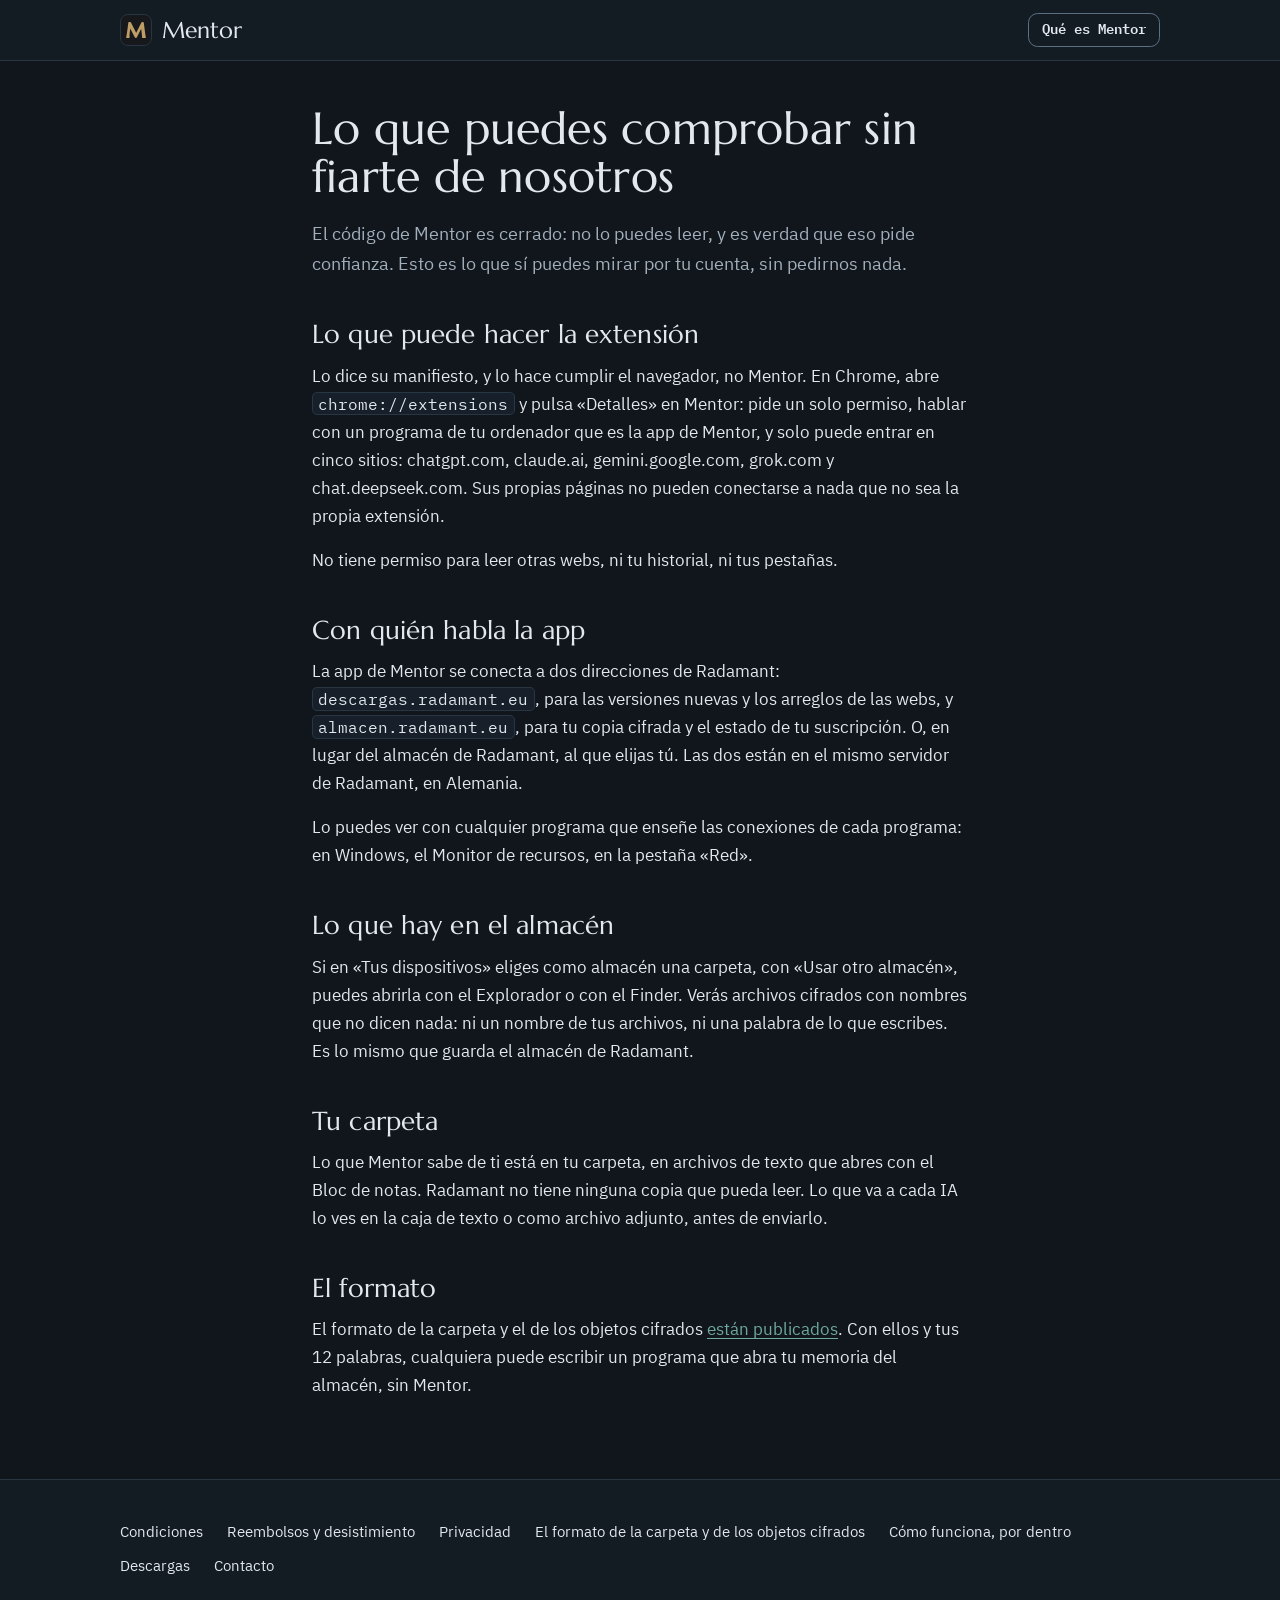
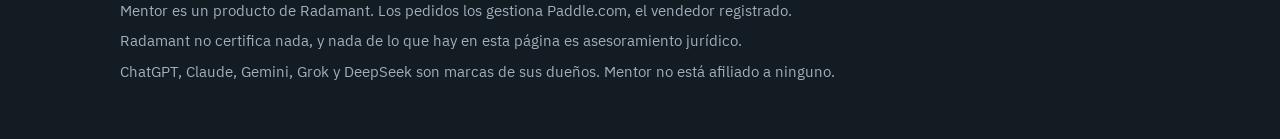
<file: mentor/comprobar.html>
<!doctype html>
<html lang="es">
<head>
  <meta charset="utf-8">
  <meta name="viewport" content="width=device-width, initial-scale=1">
  <title>Lo que puedes comprobar sin fiarte de nosotros · Mentor</title>
  <meta name="description" content="El código de Mentor es cerrado. Esto es lo que puedes mirar por tu cuenta: lo que puede hacer la extensión, con quién habla la app, lo que hay en el almacén y el formato publicado.">
  <link rel="icon" href="icono.svg" type="image/svg+xml">
  <link rel="stylesheet" href="/fuentes/letras.css">
  <link rel="stylesheet" href="mentor.css">
</head>
<body>
  <header class="cabecera">
    <div class="contenedor">
      <a class="marca" href="./"><span class="sello"><img src="marca.svg" alt="" width="21" height="16"></span><span class="nombre">Mentor</span></a>
      <a class="boton pequeno" href="./">Qué es Mentor</a>
    </div>
  </header>

  <main class="documento">
    <div class="contenedor estrecho">
      <h1>Lo que puedes comprobar sin fiarte de nosotros</h1>
      <p class="entradilla">El código de Mentor es cerrado: no lo puedes leer, y es verdad que eso pide confianza. Esto es lo que sí puedes mirar por tu cuenta, sin pedirnos nada.</p>

      <h2>Lo que puede hacer la extensión</h2>
      <p>Lo dice su manifiesto, y lo hace cumplir el navegador, no Mentor. En Chrome, abre <code>chrome://extensions</code> y pulsa «Detalles» en Mentor: pide un solo permiso, hablar con un programa de tu ordenador que es la app de Mentor, y solo puede entrar en cinco sitios: chatgpt.com, claude.ai, gemini.google.com, grok.com y chat.deepseek.com. Sus propias páginas no pueden conectarse a nada que no sea la propia extensión.</p>
      <p>No tiene permiso para leer otras webs, ni tu historial, ni tus pestañas.</p>

      <h2>Con quién habla la app</h2>
      <p>La app de Mentor se conecta a dos direcciones de Radamant: <code>descargas.radamant.eu</code>, para las versiones nuevas y los arreglos de las webs, y <code>almacen.radamant.eu</code>, para tu copia cifrada y el estado de tu suscripción. O, en lugar del almacén de Radamant, al que elijas tú. Las dos están en el mismo servidor de Radamant, en Alemania.</p>
      <p>Lo puedes ver con cualquier programa que enseñe las conexiones de cada programa: en Windows, el Monitor de recursos, en la pestaña «Red».</p>

      <h2>Lo que hay en el almacén</h2>
      <p>Si en «Tus dispositivos» eliges como almacén una carpeta, con «Usar otro almacén», puedes abrirla con el Explorador o con el Finder. Verás archivos cifrados con nombres que no dicen nada: ni un nombre de tus archivos, ni una palabra de lo que escribes. Es lo mismo que guarda el almacén de Radamant.</p>

      <h2>Tu carpeta</h2>
      <p>Lo que Mentor sabe de ti está en tu carpeta, en archivos de texto que abres con el Bloc de notas. Radamant no tiene ninguna copia que pueda leer. Lo que va a cada IA lo ves en la caja de texto o como archivo adjunto, antes de enviarlo.</p>

      <h2>El formato</h2>
      <p>El formato de la carpeta y el de los objetos cifrados <a href="formato.html">están publicados</a>. Con ellos y tus 12 palabras, cualquiera puede escribir un programa que abra tu memoria del almacén, sin Mentor.</p>
    </div>
  </main>

<footer class="pie">
  <div class="contenedor">
    <nav aria-label="Lo legal y lo demás">
      <a href="condiciones.html">Condiciones</a>
      <a href="reembolsos.html">Reembolsos y desistimiento</a>
      <a href="privacidad.html">Privacidad</a>
      <a href="formato.html">El formato de la carpeta y de los objetos cifrados</a>
      <a href="como-funciona.html">Cómo funciona, por dentro</a>
      <a href="descargar.html">Descargas</a>
      <a href="mailto:contacto@radamant.es">Contacto</a>
    </nav>
    <p>Mentor es un producto de Radamant. Los pedidos los gestiona Paddle.com, el vendedor registrado.</p>
    <p>Radamant no certifica nada, y nada de lo que hay en esta página es asesoramiento jurídico.</p>
    <p>ChatGPT, Claude, Gemini, Grok y DeepSeek son marcas de sus dueños. Mentor no está afiliado a ninguno.</p>
  </div>
</footer>
</body>
</html>
</file>
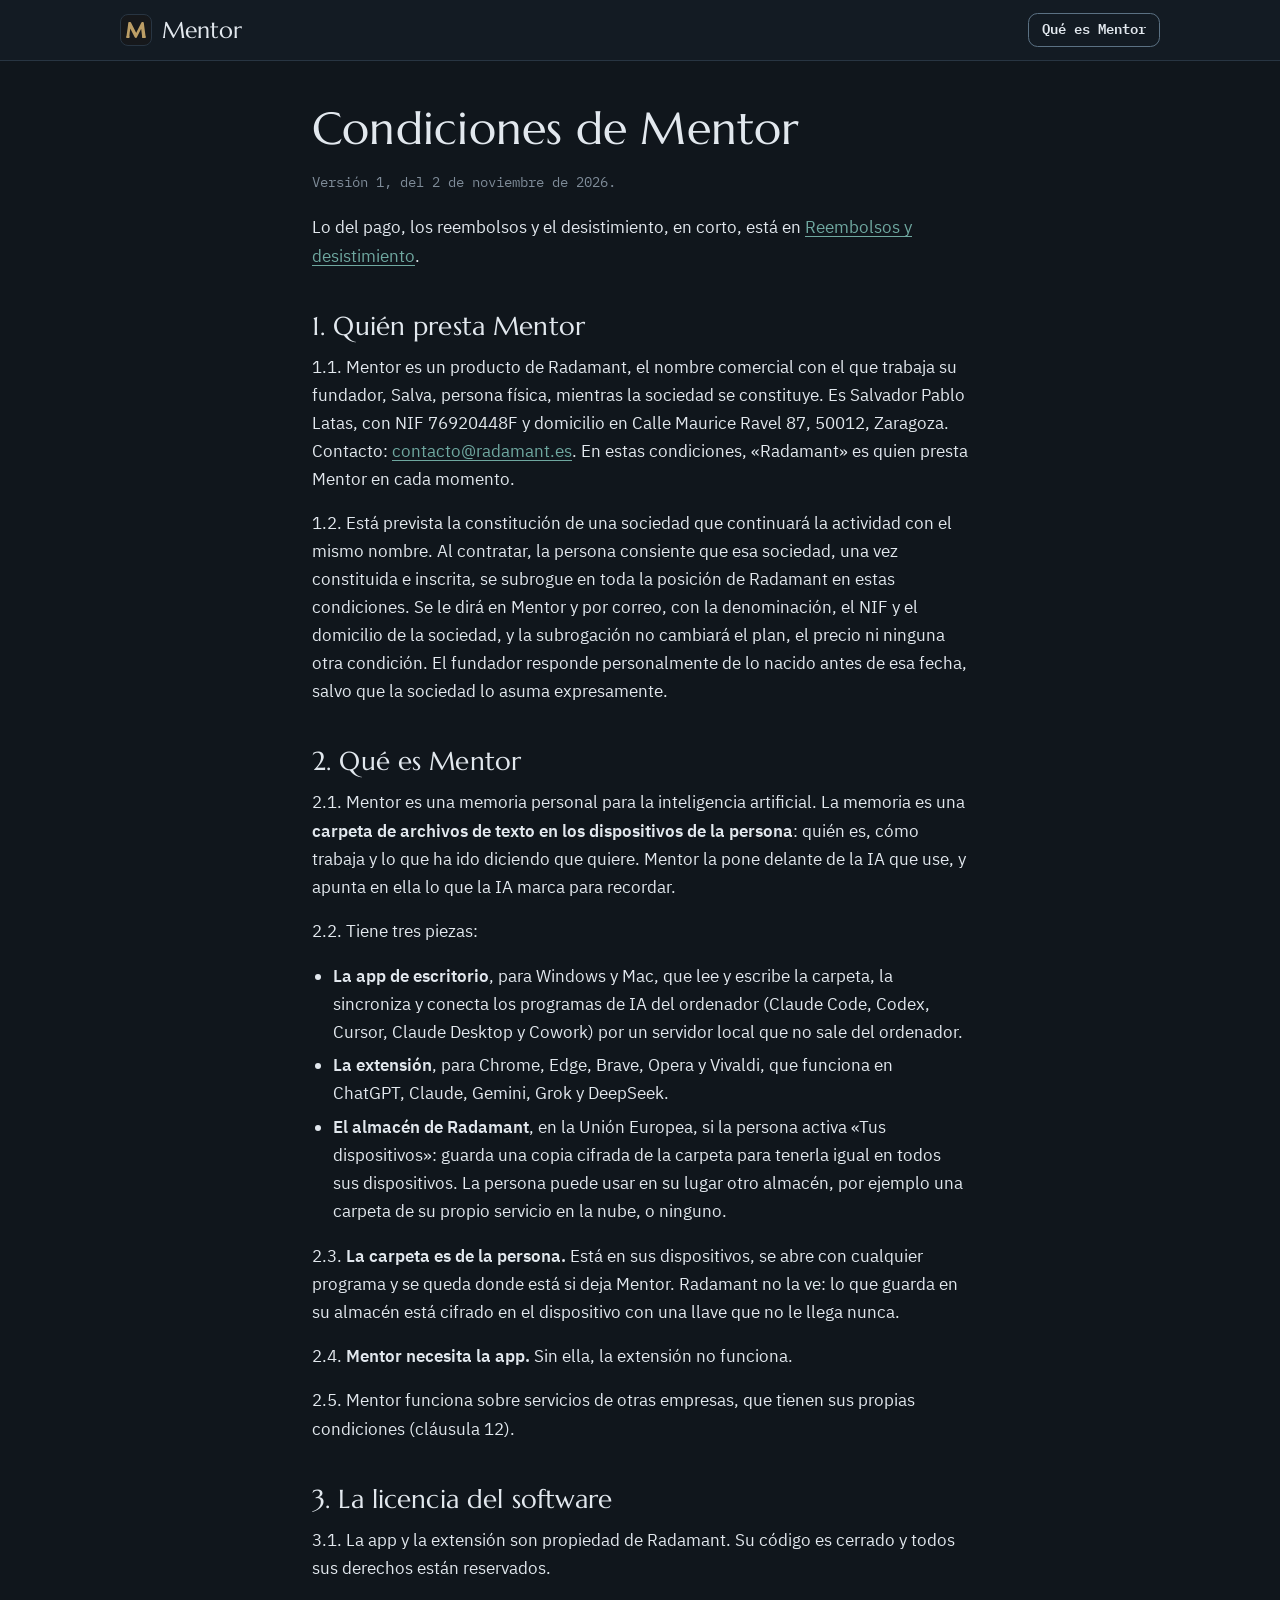
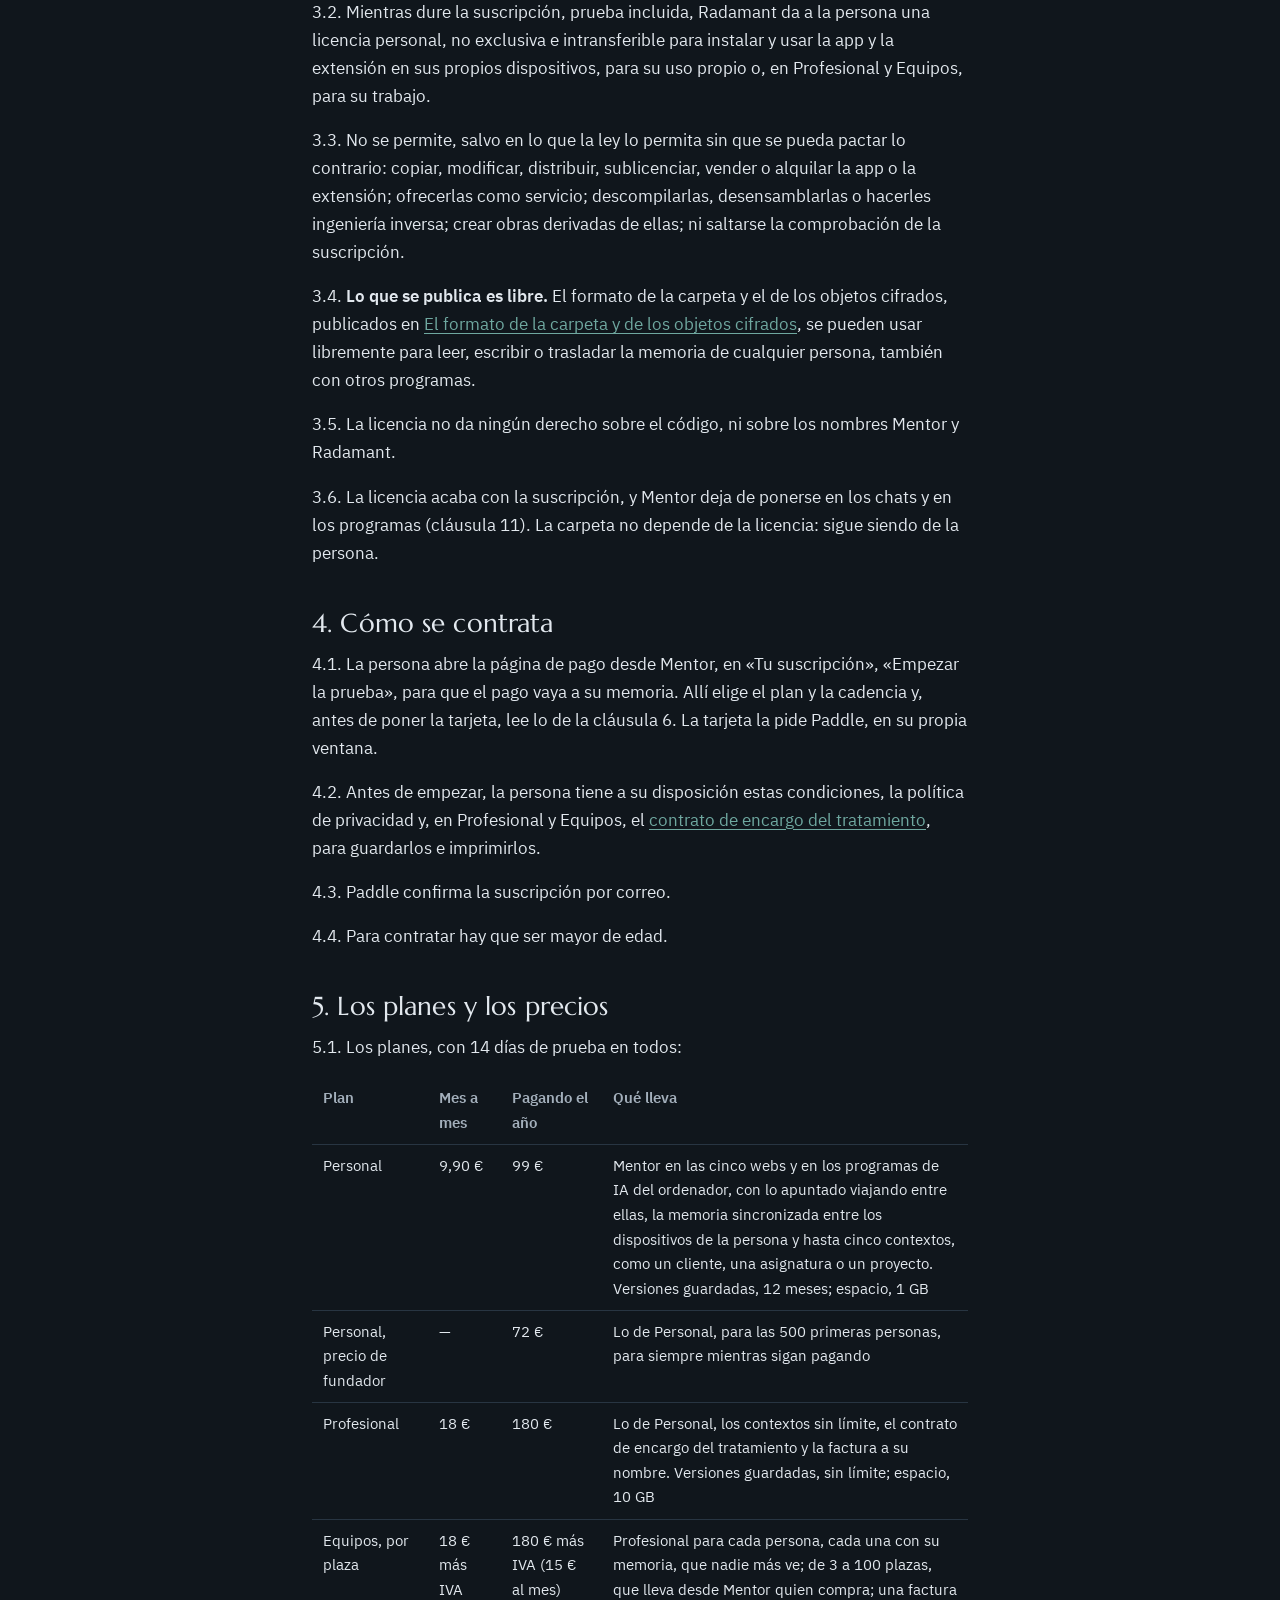
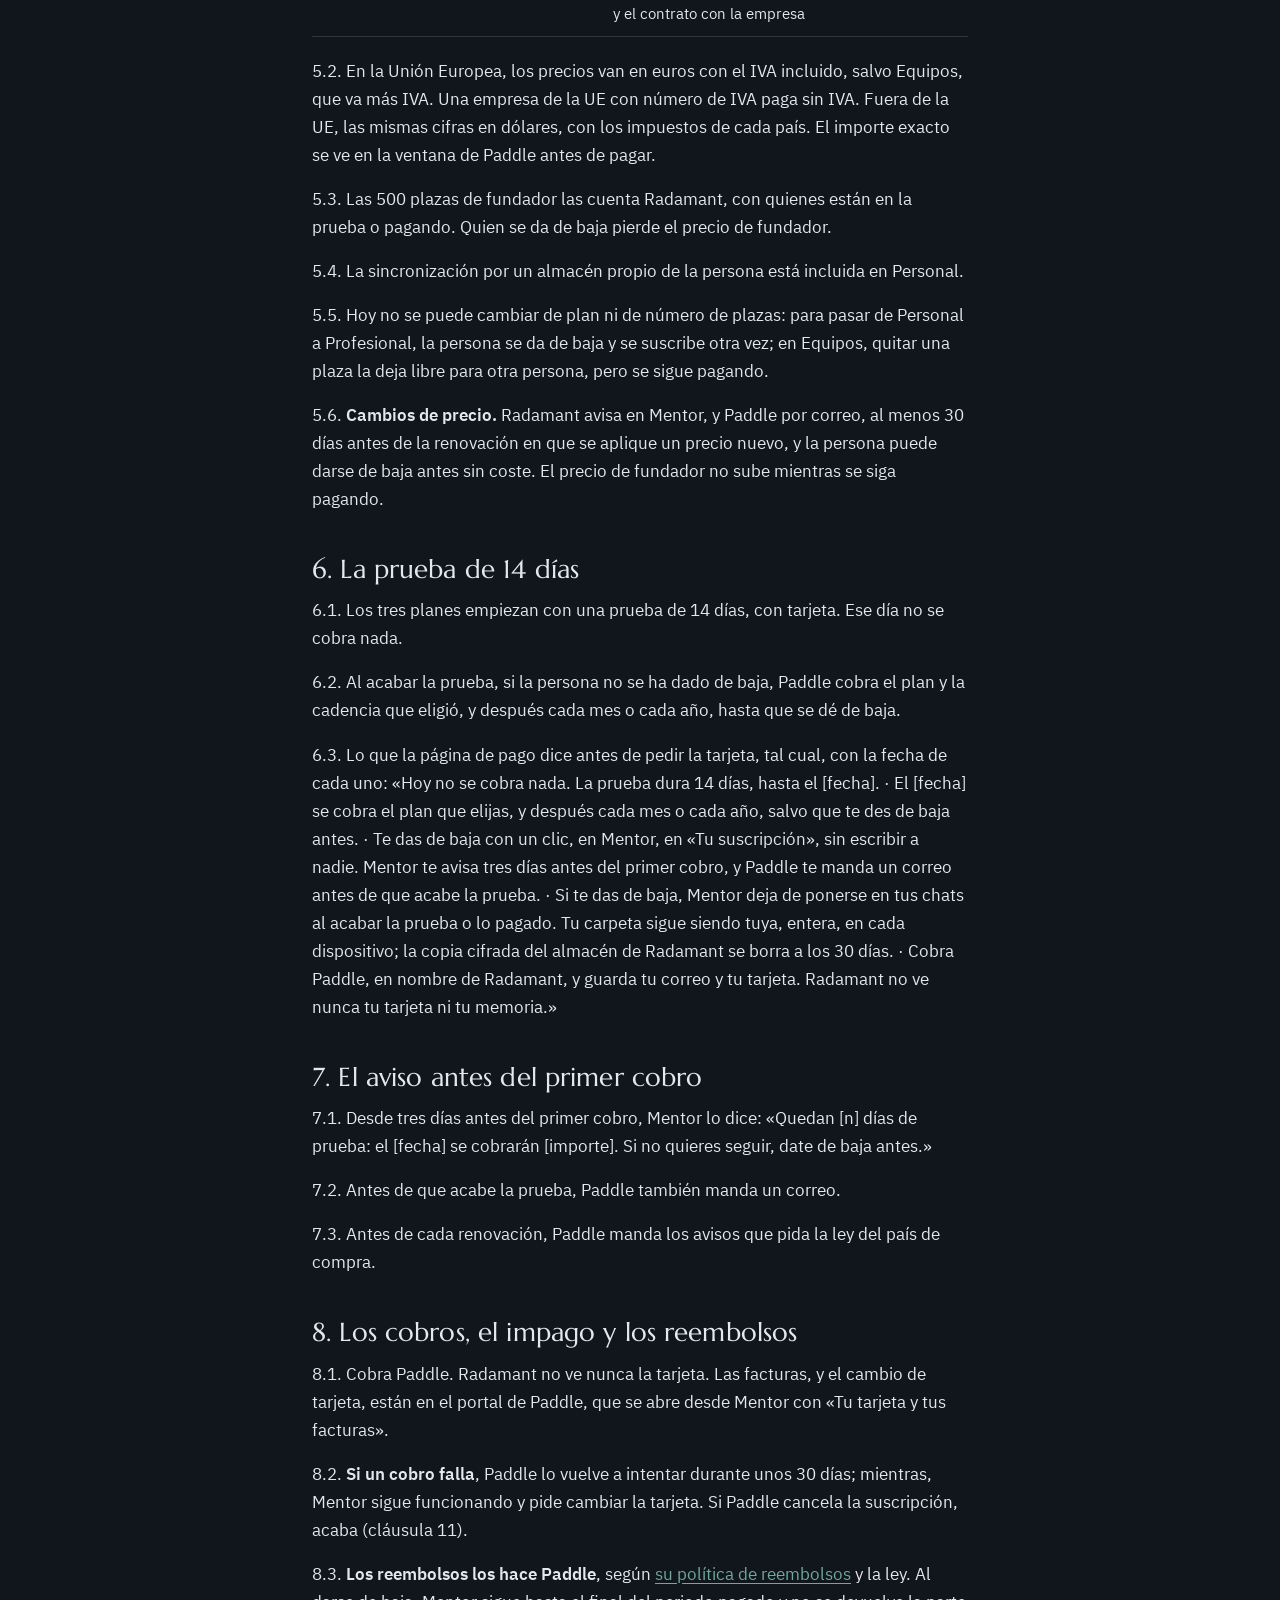
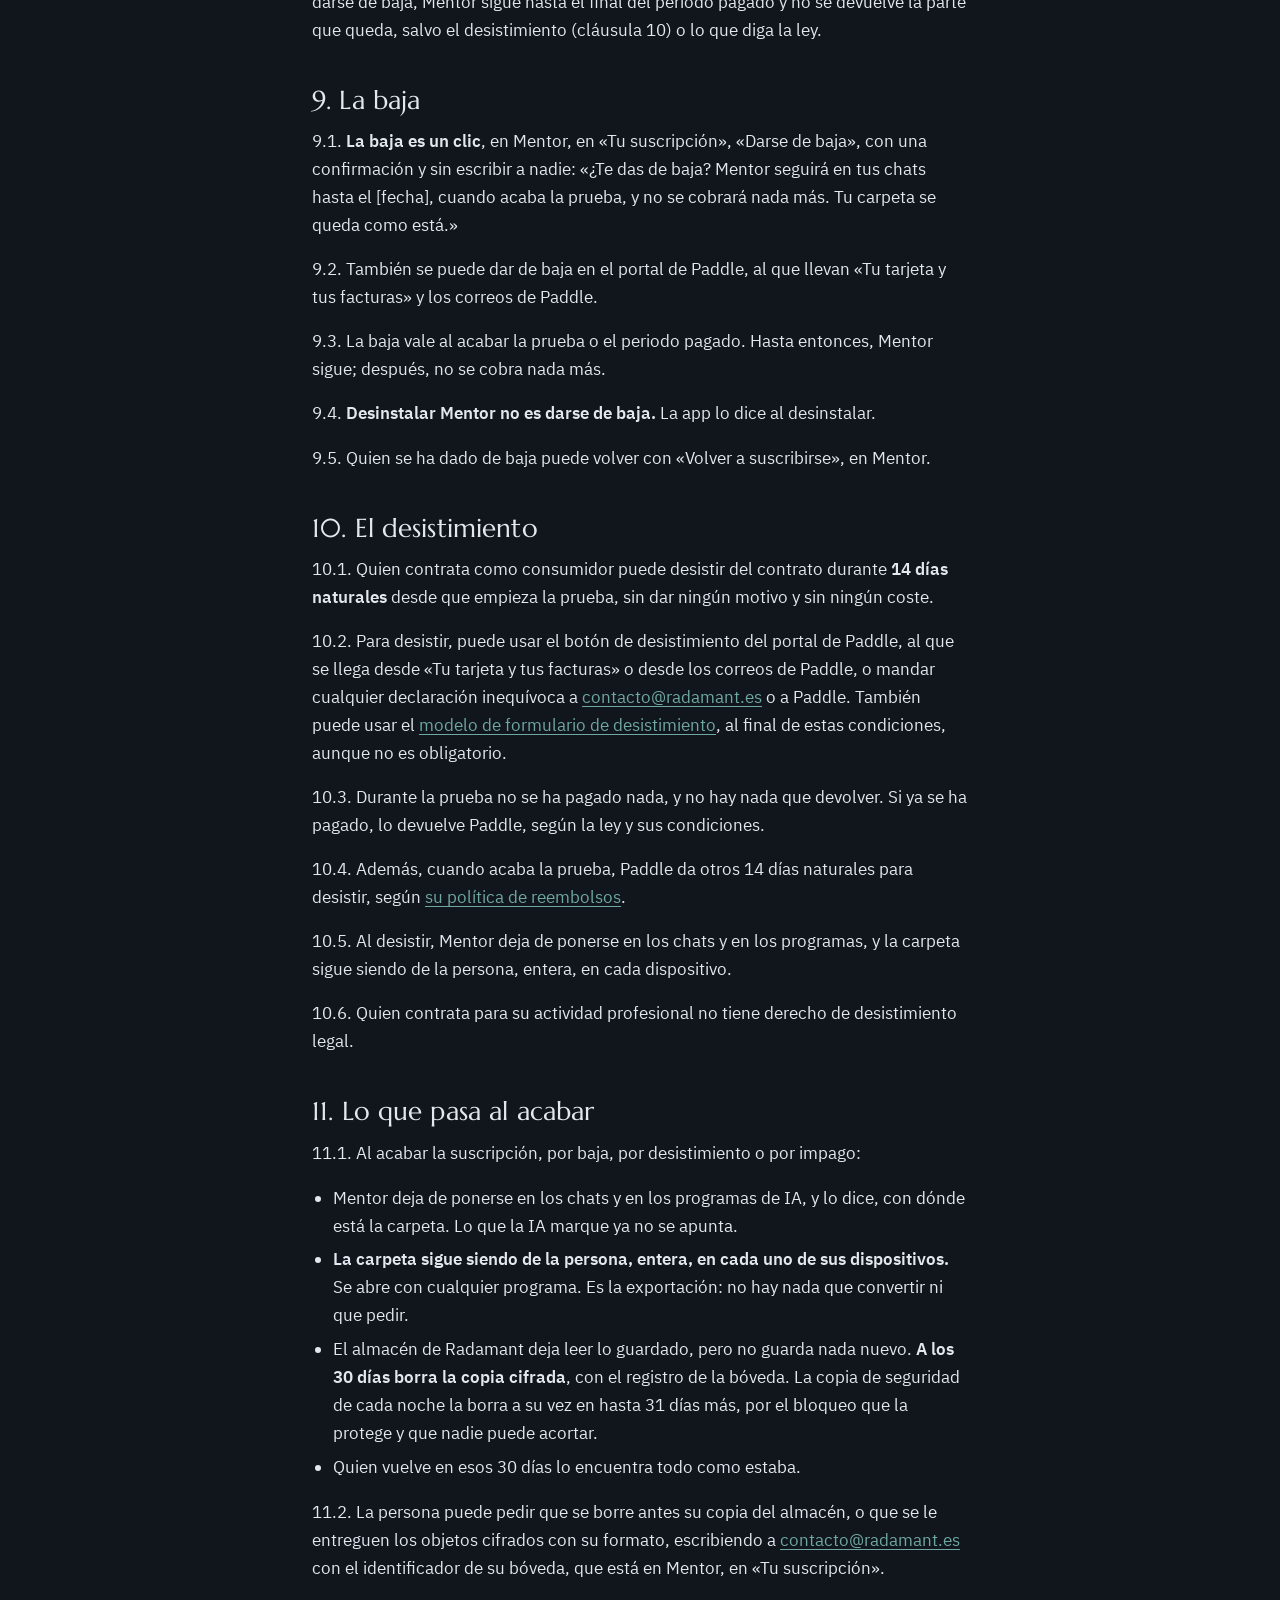
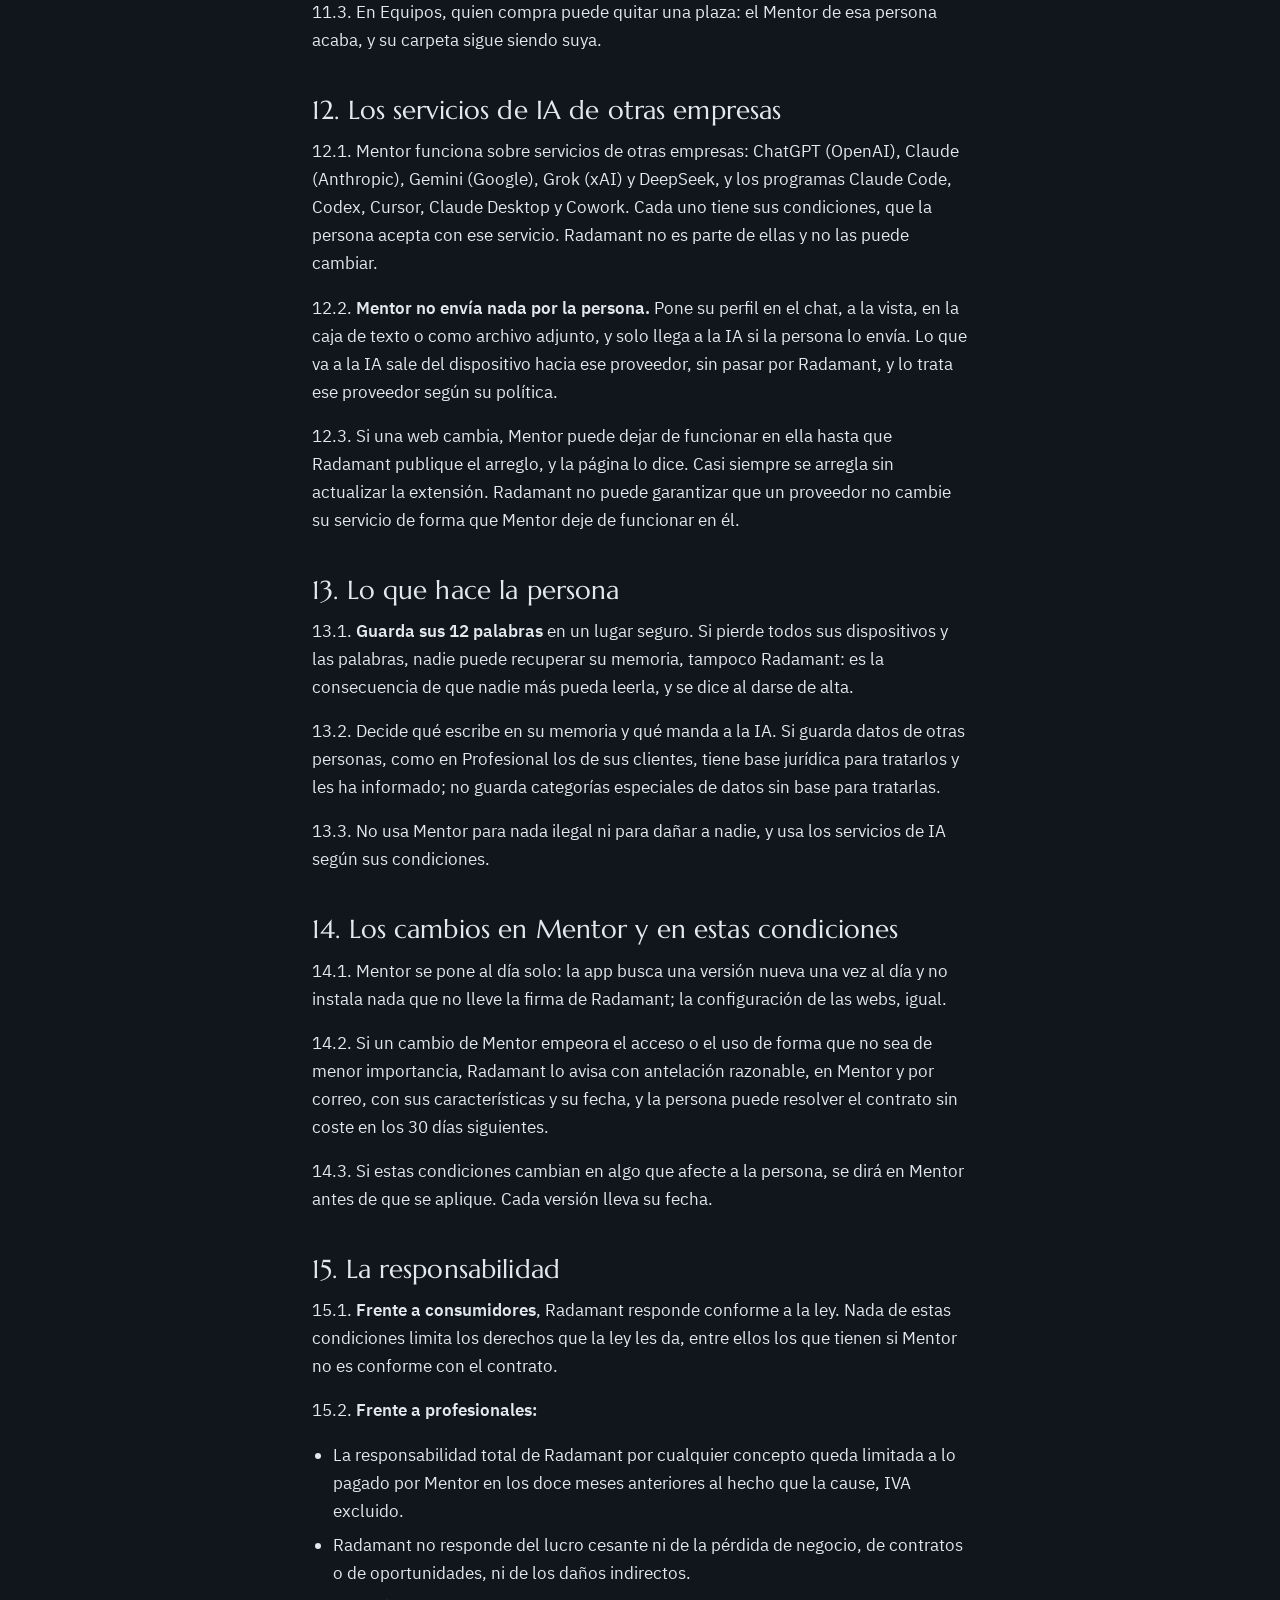
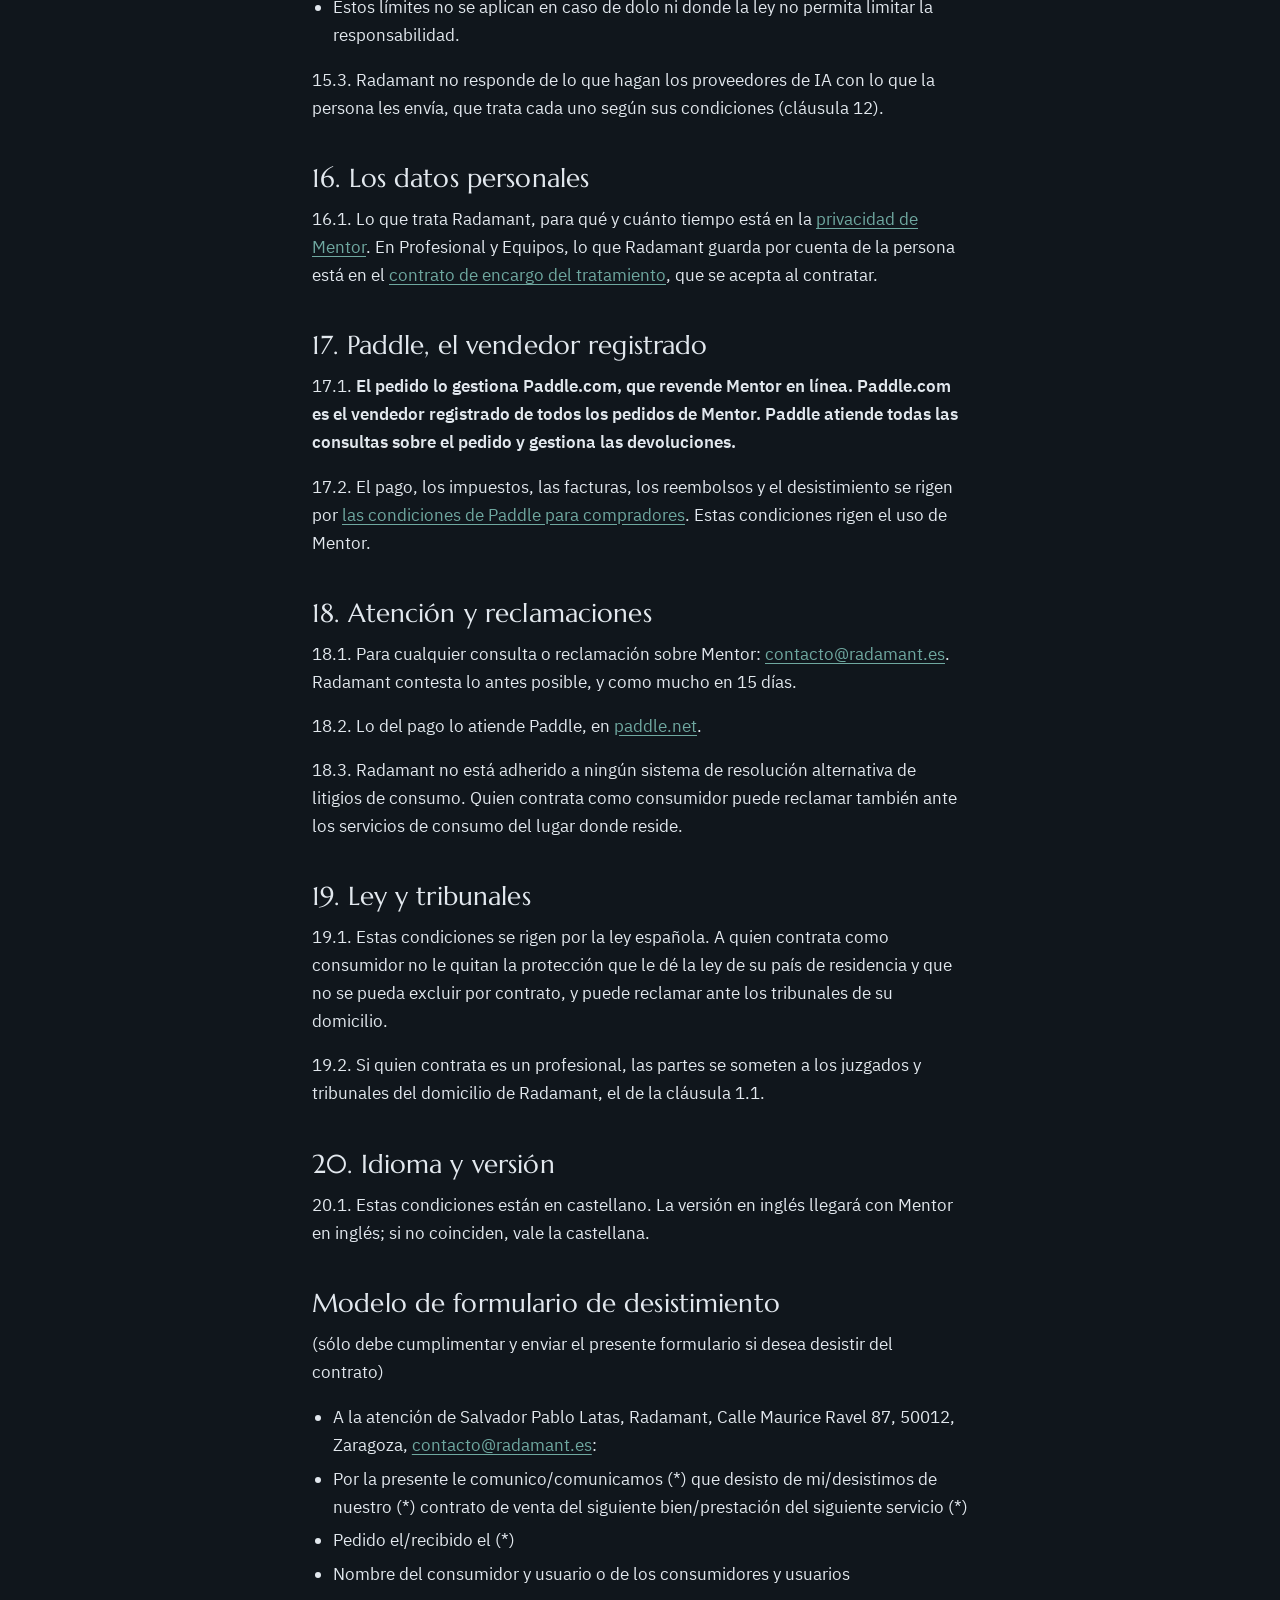
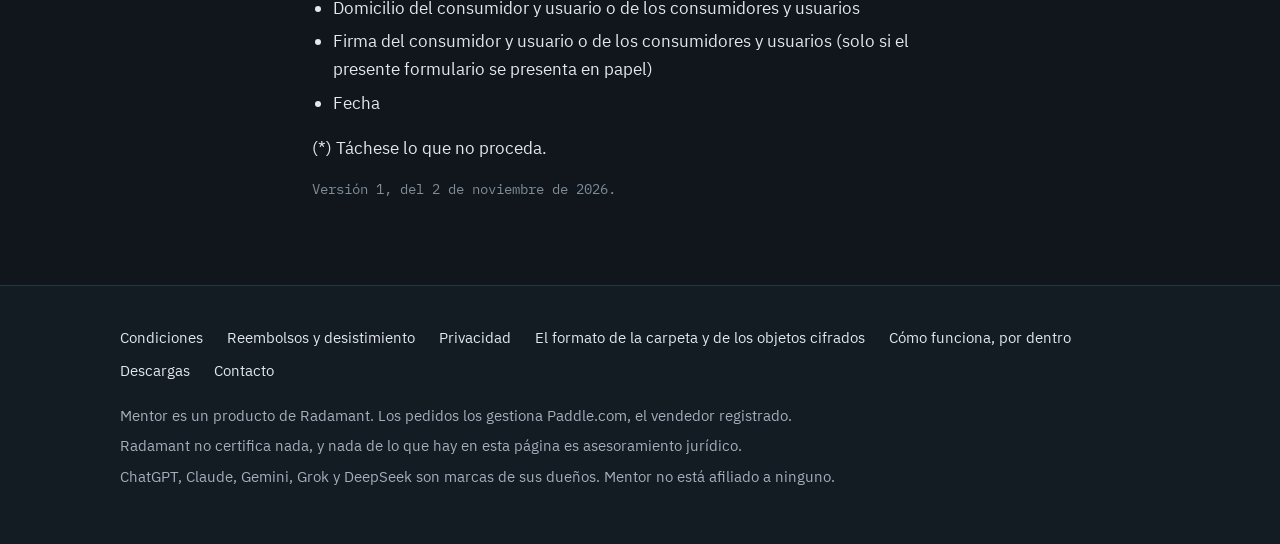
<file: mentor/condiciones.html>
<!doctype html>
<html lang="es">
<head>
  <meta charset="utf-8">
  <meta name="viewport" content="width=device-width, initial-scale=1">
  <title>Condiciones de Mentor</title>
  <meta name="description" content="Las condiciones de uso de Mentor, de Radamant: la licencia, los planes, la prueba de 14 días, la baja, el desistimiento y lo que pasa al acabar.">
  <link rel="icon" href="icono.svg" type="image/svg+xml">
  <link rel="stylesheet" href="/fuentes/letras.css">
  <link rel="stylesheet" href="mentor.css">
</head>
<body>
  <header class="cabecera">
    <div class="contenedor">
      <a class="marca" href="./"><span class="sello"><img src="marca.svg" alt="" width="21" height="16"></span><span class="nombre">Mentor</span></a>
      <a class="boton pequeno" href="./">Qué es Mentor</a>
    </div>
  </header>

  <main class="documento">
    <div class="contenedor estrecho">
      <h1>Condiciones de Mentor</h1>
      <p class="fecha">Versión 1, del 2 de noviembre de 2026.</p>
      <p>Lo del pago, los reembolsos y el desistimiento, en corto, está en <a href="reembolsos.html">Reembolsos y desistimiento</a>.</p>


      <h2>1. Quién presta Mentor</h2>
      <p>1.1. Mentor es un producto de Radamant, el nombre comercial con el que trabaja su fundador, Salva, persona física, mientras la sociedad se constituye. Es Salvador Pablo Latas, con NIF 76920448F y domicilio en Calle Maurice Ravel 87, 50012, Zaragoza. Contacto: <a href="mailto:contacto@radamant.es">contacto@radamant.es</a>. En estas condiciones, «Radamant» es quien presta Mentor en cada momento.</p>
      <p>1.2. Está prevista la constitución de una sociedad que continuará la actividad con el mismo nombre. Al contratar, la persona consiente que esa sociedad, una vez constituida e inscrita, se subrogue en toda la posición de Radamant en estas condiciones. Se le dirá en Mentor y por correo, con la denominación, el NIF y el domicilio de la sociedad, y la subrogación no cambiará el plan, el precio ni ninguna otra condición. El fundador responde personalmente de lo nacido antes de esa fecha, salvo que la sociedad lo asuma expresamente.</p>

      <h2>2. Qué es Mentor</h2>
      <p>2.1. Mentor es una memoria personal para la inteligencia artificial. La memoria es una <strong>carpeta de archivos de texto en los dispositivos de la persona</strong>: quién es, cómo trabaja y lo que ha ido diciendo que quiere. Mentor la pone delante de la IA que use, y apunta en ella lo que la IA marca para recordar.</p>
      <p>2.2. Tiene tres piezas:</p>
      <ul>
        <li><strong>La app de escritorio</strong>, para Windows y Mac, que lee y escribe la carpeta, la sincroniza y conecta los programas de IA del ordenador (Claude Code, Codex, Cursor, Claude Desktop y Cowork) por un servidor local que no sale del ordenador.</li>
        <li><strong>La extensión</strong>, para Chrome, Edge, Brave, Opera y Vivaldi, que funciona en ChatGPT, Claude, Gemini, Grok y DeepSeek.</li>
        <li><strong>El almacén de Radamant</strong>, en la Unión Europea, si la persona activa «Tus dispositivos»: guarda una copia cifrada de la carpeta para tenerla igual en todos sus dispositivos. La persona puede usar en su lugar otro almacén, por ejemplo una carpeta de su propio servicio en la nube, o ninguno.</li>
      </ul>
      <p>2.3. <strong>La carpeta es de la persona.</strong> Está en sus dispositivos, se abre con cualquier programa y se queda donde está si deja Mentor. Radamant no la ve: lo que guarda en su almacén está cifrado en el dispositivo con una llave que no le llega nunca.</p>
      <p>2.4. <strong>Mentor necesita la app.</strong> Sin ella, la extensión no funciona.</p>
      <p>2.5. Mentor funciona sobre servicios de otras empresas, que tienen sus propias condiciones (cláusula 12).</p>

      <h2>3. La licencia del software</h2>
      <p>3.1. La app y la extensión son propiedad de Radamant. Su código es cerrado y todos sus derechos están reservados.</p>
      <p>3.2. Mientras dure la suscripción, prueba incluida, Radamant da a la persona una licencia personal, no exclusiva e intransferible para instalar y usar la app y la extensión en sus propios dispositivos, para su uso propio o, en Profesional y Equipos, para su trabajo.</p>
      <p>3.3. No se permite, salvo en lo que la ley lo permita sin que se pueda pactar lo contrario: copiar, modificar, distribuir, sublicenciar, vender o alquilar la app o la extensión; ofrecerlas como servicio; descompilarlas, desensamblarlas o hacerles ingeniería inversa; crear obras derivadas de ellas; ni saltarse la comprobación de la suscripción.</p>
      <p>3.4. <strong>Lo que se publica es libre.</strong> El formato de la carpeta y el de los objetos cifrados, publicados en <a href="formato.html">El formato de la carpeta y de los objetos cifrados</a>, se pueden usar libremente para leer, escribir o trasladar la memoria de cualquier persona, también con otros programas.</p>
      <p>3.5. La licencia no da ningún derecho sobre el código, ni sobre los nombres Mentor y Radamant.</p>
      <p>3.6. La licencia acaba con la suscripción, y Mentor deja de ponerse en los chats y en los programas (cláusula 11). La carpeta no depende de la licencia: sigue siendo de la persona.</p>

      <h2>4. Cómo se contrata</h2>
      <p>4.1. La persona abre la página de pago desde Mentor, en «Tu suscripción», «Empezar la prueba», para que el pago vaya a su memoria. Allí elige el plan y la cadencia y, antes de poner la tarjeta, lee lo de la cláusula 6. La tarjeta la pide Paddle, en su propia ventana.</p>
      <p>4.2. Antes de empezar, la persona tiene a su disposición estas condiciones, la política de privacidad y, en Profesional y Equipos, el <a href="encargo.html">contrato de encargo del tratamiento</a>, para guardarlos e imprimirlos.</p>
      <p>4.3. Paddle confirma la suscripción por correo.</p>
      <p>4.4. Para contratar hay que ser mayor de edad.</p>

      <h2>5. Los planes y los precios</h2>
      <p>5.1. Los planes, con 14 días de prueba en todos:</p>
      <div class="tabla">
        <table>
          <thead><tr><th>Plan</th><th>Mes a mes</th><th>Pagando el año</th><th>Qué lleva</th></tr></thead>
          <tbody>
            <tr><td>Personal</td><td>9,90 €</td><td>99 €</td><td>Mentor en las cinco webs y en los programas de IA del ordenador, con lo apuntado viajando entre ellas, la memoria sincronizada entre los dispositivos de la persona y hasta cinco contextos, como un cliente, una asignatura o un proyecto. Versiones guardadas, 12 meses; espacio, 1 GB</td></tr>
            <tr><td>Personal, precio de fundador</td><td>—</td><td>72 €</td><td>Lo de Personal, para las 500 primeras personas, para siempre mientras sigan pagando</td></tr>
            <tr><td>Profesional</td><td>18 €</td><td>180 €</td><td>Lo de Personal, los contextos sin límite, el contrato de encargo del tratamiento y la factura a su nombre. Versiones guardadas, sin límite; espacio, 10 GB</td></tr>
            <tr><td>Equipos, por plaza</td><td>18 € más IVA</td><td>180 € más IVA (15 € al mes)</td><td>Profesional para cada persona, cada una con su memoria, que nadie más ve; de 3 a 100 plazas, que lleva desde Mentor quien compra; una factura y el contrato con la empresa</td></tr>
          </tbody>
        </table>
      </div>
      <p>5.2. En la Unión Europea, los precios van en euros con el IVA incluido, salvo Equipos, que va más IVA. Una empresa de la UE con número de IVA paga sin IVA. Fuera de la UE, las mismas cifras en dólares, con los impuestos de cada país. El importe exacto se ve en la ventana de Paddle antes de pagar.</p>
      <p>5.3. Las 500 plazas de fundador las cuenta Radamant, con quienes están en la prueba o pagando. Quien se da de baja pierde el precio de fundador.</p>
      <p>5.4. La sincronización por un almacén propio de la persona está incluida en Personal.</p>
      <p>5.5. Hoy no se puede cambiar de plan ni de número de plazas: para pasar de Personal a Profesional, la persona se da de baja y se suscribe otra vez; en Equipos, quitar una plaza la deja libre para otra persona, pero se sigue pagando.</p>
      <p>5.6. <strong>Cambios de precio.</strong> Radamant avisa en Mentor, y Paddle por correo, al menos 30 días antes de la renovación en que se aplique un precio nuevo, y la persona puede darse de baja antes sin coste. El precio de fundador no sube mientras se siga pagando.</p>

      <h2>6. La prueba de 14 días</h2>
      <p>6.1. Los tres planes empiezan con una prueba de 14 días, con tarjeta. Ese día no se cobra nada.</p>
      <p>6.2. Al acabar la prueba, si la persona no se ha dado de baja, Paddle cobra el plan y la cadencia que eligió, y después cada mes o cada año, hasta que se dé de baja.</p>
      <p>6.3. Lo que la página de pago dice antes de pedir la tarjeta, tal cual, con la fecha de cada uno: «Hoy no se cobra nada. La prueba dura 14 días, hasta el [fecha]. · El [fecha] se cobra el plan que elijas, y después cada mes o cada año, salvo que te des de baja antes. · Te das de baja con un clic, en Mentor, en «Tu suscripción», sin escribir a nadie. Mentor te avisa tres días antes del primer cobro, y Paddle te manda un correo antes de que acabe la prueba. · Si te das de baja, Mentor deja de ponerse en tus chats al acabar la prueba o lo pagado. Tu carpeta sigue siendo tuya, entera, en cada dispositivo; la copia cifrada del almacén de Radamant se borra a los 30 días. · Cobra Paddle, en nombre de Radamant, y guarda tu correo y tu tarjeta. Radamant no ve nunca tu tarjeta ni tu memoria.»</p>

      <h2>7. El aviso antes del primer cobro</h2>
      <p>7.1. Desde tres días antes del primer cobro, Mentor lo dice: «Quedan [n] días de prueba: el [fecha] se cobrarán [importe]. Si no quieres seguir, date de baja antes.»</p>
      <p>7.2. Antes de que acabe la prueba, Paddle también manda un correo.</p>
      <p>7.3. Antes de cada renovación, Paddle manda los avisos que pida la ley del país de compra.</p>

      <h2>8. Los cobros, el impago y los reembolsos</h2>
      <p>8.1. Cobra Paddle. Radamant no ve nunca la tarjeta. Las facturas, y el cambio de tarjeta, están en el portal de Paddle, que se abre desde Mentor con «Tu tarjeta y tus facturas».</p>
      <p>8.2. <strong>Si un cobro falla</strong>, Paddle lo vuelve a intentar durante unos 30 días; mientras, Mentor sigue funcionando y pide cambiar la tarjeta. Si Paddle cancela la suscripción, acaba (cláusula 11).</p>
      <p>8.3. <strong>Los reembolsos los hace Paddle</strong>, según <a href="https://www.paddle.com/legal/refund-policy">su política de reembolsos</a> y la ley. Al darse de baja, Mentor sigue hasta el final del periodo pagado y no se devuelve la parte que queda, salvo el desistimiento (cláusula 10) o lo que diga la ley.</p>

      <h2>9. La baja</h2>
      <p>9.1. <strong>La baja es un clic</strong>, en Mentor, en «Tu suscripción», «Darse de baja», con una confirmación y sin escribir a nadie: «¿Te das de baja? Mentor seguirá en tus chats hasta el [fecha], cuando acaba la prueba, y no se cobrará nada más. Tu carpeta se queda como está.»</p>
      <p>9.2. También se puede dar de baja en el portal de Paddle, al que llevan «Tu tarjeta y tus facturas» y los correos de Paddle.</p>
      <p>9.3. La baja vale al acabar la prueba o el periodo pagado. Hasta entonces, Mentor sigue; después, no se cobra nada más.</p>
      <p>9.4. <strong>Desinstalar Mentor no es darse de baja.</strong> La app lo dice al desinstalar.</p>
      <p>9.5. Quien se ha dado de baja puede volver con «Volver a suscribirse», en Mentor.</p>

      <h2>10. El desistimiento</h2>
      <p>10.1. Quien contrata como consumidor puede desistir del contrato durante <strong>14 días naturales</strong> desde que empieza la prueba, sin dar ningún motivo y sin ningún coste.</p>
      <p>10.2. Para desistir, puede usar el botón de desistimiento del portal de Paddle, al que se llega desde «Tu tarjeta y tus facturas» o desde los correos de Paddle, o mandar cualquier declaración inequívoca a <a href="mailto:contacto@radamant.es">contacto@radamant.es</a> o a Paddle. También puede usar el <a href="#formulario">modelo de formulario de desistimiento</a>, al final de estas condiciones, aunque no es obligatorio.</p>
      <p>10.3. Durante la prueba no se ha pagado nada, y no hay nada que devolver. Si ya se ha pagado, lo devuelve Paddle, según la ley y sus condiciones.</p>
      <p>10.4. Además, cuando acaba la prueba, Paddle da otros 14 días naturales para desistir, según <a href="https://www.paddle.com/legal/refund-policy">su política de reembolsos</a>.</p>
      <p>10.5. Al desistir, Mentor deja de ponerse en los chats y en los programas, y la carpeta sigue siendo de la persona, entera, en cada dispositivo.</p>
      <p>10.6. Quien contrata para su actividad profesional no tiene derecho de desistimiento legal.</p>

      <h2>11. Lo que pasa al acabar</h2>
      <p>11.1. Al acabar la suscripción, por baja, por desistimiento o por impago:</p>
      <ul>
        <li>Mentor deja de ponerse en los chats y en los programas de IA, y lo dice, con dónde está la carpeta. Lo que la IA marque ya no se apunta.</li>
        <li><strong>La carpeta sigue siendo de la persona, entera, en cada uno de sus dispositivos.</strong> Se abre con cualquier programa. Es la exportación: no hay nada que convertir ni que pedir.</li>
        <li>El almacén de Radamant deja leer lo guardado, pero no guarda nada nuevo. <strong>A los 30 días borra la copia cifrada</strong>, con el registro de la bóveda. La copia de seguridad de cada noche la borra a su vez en hasta 31 días más, por el bloqueo que la protege y que nadie puede acortar.</li>
        <li>Quien vuelve en esos 30 días lo encuentra todo como estaba.</li>
      </ul>
      <p>11.2. La persona puede pedir que se borre antes su copia del almacén, o que se le entreguen los objetos cifrados con su formato, escribiendo a <a href="mailto:contacto@radamant.es">contacto@radamant.es</a> con el identificador de su bóveda, que está en Mentor, en «Tu suscripción».</p>
      <p>11.3. En Equipos, quien compra puede quitar una plaza: el Mentor de esa persona acaba, y su carpeta sigue siendo suya.</p>

      <h2>12. Los servicios de IA de otras empresas</h2>
      <p>12.1. Mentor funciona sobre servicios de otras empresas: ChatGPT (OpenAI), Claude (Anthropic), Gemini (Google), Grok (xAI) y DeepSeek, y los programas Claude Code, Codex, Cursor, Claude Desktop y Cowork. Cada uno tiene sus condiciones, que la persona acepta con ese servicio. Radamant no es parte de ellas y no las puede cambiar.</p>
      <p>12.2. <strong>Mentor no envía nada por la persona.</strong> Pone su perfil en el chat, a la vista, en la caja de texto o como archivo adjunto, y solo llega a la IA si la persona lo envía. Lo que va a la IA sale del dispositivo hacia ese proveedor, sin pasar por Radamant, y lo trata ese proveedor según su política.</p>
      <p>12.3. Si una web cambia, Mentor puede dejar de funcionar en ella hasta que Radamant publique el arreglo, y la página lo dice. Casi siempre se arregla sin actualizar la extensión. Radamant no puede garantizar que un proveedor no cambie su servicio de forma que Mentor deje de funcionar en él.</p>

      <h2>13. Lo que hace la persona</h2>
      <p>13.1. <strong>Guarda sus 12 palabras</strong> en un lugar seguro. Si pierde todos sus dispositivos y las palabras, nadie puede recuperar su memoria, tampoco Radamant: es la consecuencia de que nadie más pueda leerla, y se dice al darse de alta.</p>
      <p>13.2. Decide qué escribe en su memoria y qué manda a la IA. Si guarda datos de otras personas, como en Profesional los de sus clientes, tiene base jurídica para tratarlos y les ha informado; no guarda categorías especiales de datos sin base para tratarlas.</p>
      <p>13.3. No usa Mentor para nada ilegal ni para dañar a nadie, y usa los servicios de IA según sus condiciones.</p>

      <h2>14. Los cambios en Mentor y en estas condiciones</h2>
      <p>14.1. Mentor se pone al día solo: la app busca una versión nueva una vez al día y no instala nada que no lleve la firma de Radamant; la configuración de las webs, igual.</p>
      <p>14.2. Si un cambio de Mentor empeora el acceso o el uso de forma que no sea de menor importancia, Radamant lo avisa con antelación razonable, en Mentor y por correo, con sus características y su fecha, y la persona puede resolver el contrato sin coste en los 30 días siguientes.</p>
      <p>14.3. Si estas condiciones cambian en algo que afecte a la persona, se dirá en Mentor antes de que se aplique. Cada versión lleva su fecha.</p>

      <h2>15. La responsabilidad</h2>
      <p>15.1. <strong>Frente a consumidores</strong>, Radamant responde conforme a la ley. Nada de estas condiciones limita los derechos que la ley les da, entre ellos los que tienen si Mentor no es conforme con el contrato.</p>
      <p>15.2. <strong>Frente a profesionales:</strong></p>
      <ul>
        <li>La responsabilidad total de Radamant por cualquier concepto queda limitada a lo pagado por Mentor en los doce meses anteriores al hecho que la cause, IVA excluido.</li>
        <li>Radamant no responde del lucro cesante ni de la pérdida de negocio, de contratos o de oportunidades, ni de los daños indirectos.</li>
        <li>Estos límites no se aplican en caso de dolo ni donde la ley no permita limitar la responsabilidad.</li>
      </ul>
      <p>15.3. Radamant no responde de lo que hagan los proveedores de IA con lo que la persona les envía, que trata cada uno según sus condiciones (cláusula 12).</p>

      <h2>16. Los datos personales</h2>
      <p>16.1. Lo que trata Radamant, para qué y cuánto tiempo está en la <a href="privacidad.html">privacidad de Mentor</a>. En Profesional y Equipos, lo que Radamant guarda por cuenta de la persona está en el <a href="encargo.html">contrato de encargo del tratamiento</a>, que se acepta al contratar.</p>

      <h2>17. Paddle, el vendedor registrado</h2>
      <p>17.1. <strong>El pedido lo gestiona Paddle.com, que revende Mentor en línea. Paddle.com es el vendedor registrado de todos los pedidos de Mentor. Paddle atiende todas las consultas sobre el pedido y gestiona las devoluciones.</strong></p>
      <p>17.2. El pago, los impuestos, las facturas, los reembolsos y el desistimiento se rigen por <a href="https://www.paddle.com/legal/buyer-terms">las condiciones de Paddle para compradores</a>. Estas condiciones rigen el uso de Mentor.</p>

      <h2>18. Atención y reclamaciones</h2>
      <p>18.1. Para cualquier consulta o reclamación sobre Mentor: <a href="mailto:contacto@radamant.es">contacto@radamant.es</a>. Radamant contesta lo antes posible, y como mucho en 15 días.</p>
      <p>18.2. Lo del pago lo atiende Paddle, en <a href="https://paddle.net">paddle.net</a>.</p>
      <p>18.3. Radamant no está adherido a ningún sistema de resolución alternativa de litigios de consumo. Quien contrata como consumidor puede reclamar también ante los servicios de consumo del lugar donde reside.</p>


      <h2>19. Ley y tribunales</h2>
      <p>19.1. Estas condiciones se rigen por la ley española. A quien contrata como consumidor no le quitan la protección que le dé la ley de su país de residencia y que no se pueda excluir por contrato, y puede reclamar ante los tribunales de su domicilio.</p>
      <p>19.2. Si quien contrata es un profesional, las partes se someten a los juzgados y tribunales del domicilio de Radamant, el de la cláusula 1.1.</p>

      <h2>20. Idioma y versión</h2>
      <p>20.1. Estas condiciones están en castellano. La versión en inglés llegará con Mentor en inglés; si no coinciden, vale la castellana.</p>

      <h2 id="formulario">Modelo de formulario de desistimiento</h2>
      <p>(sólo debe cumplimentar y enviar el presente formulario si desea desistir del contrato)</p>
      <ul>
        <li>A la atención de Salvador Pablo Latas, Radamant, Calle Maurice Ravel 87, 50012, Zaragoza, <a href="mailto:contacto@radamant.es">contacto@radamant.es</a>:</li>
        <li>Por la presente le comunico/comunicamos (*) que desisto de mi/desistimos de nuestro (*) contrato de venta del siguiente bien/prestación del siguiente servicio (*)</li>
        <li>Pedido el/recibido el (*)</li>
        <li>Nombre del consumidor y usuario o de los consumidores y usuarios</li>
        <li>Domicilio del consumidor y usuario o de los consumidores y usuarios</li>
        <li>Firma del consumidor y usuario o de los consumidores y usuarios (solo si el presente formulario se presenta en papel)</li>
        <li>Fecha</li>
      </ul>
      <p>(*) Táchese lo que no proceda.</p>
      <p class="fecha">Versión 1, del 2 de noviembre de 2026.</p>

    </div>
  </main>

<footer class="pie">
  <div class="contenedor">
    <nav aria-label="Lo legal y lo demás">
      <a href="condiciones.html">Condiciones</a>
      <a href="reembolsos.html">Reembolsos y desistimiento</a>
      <a href="privacidad.html">Privacidad</a>
      <a href="formato.html">El formato de la carpeta y de los objetos cifrados</a>
      <a href="como-funciona.html">Cómo funciona, por dentro</a>
      <a href="descargar.html">Descargas</a>
      <a href="mailto:contacto@radamant.es">Contacto</a>
    </nav>
    <p>Mentor es un producto de Radamant. Los pedidos los gestiona Paddle.com, el vendedor registrado.</p>
    <p>Radamant no certifica nada, y nada de lo que hay en esta página es asesoramiento jurídico.</p>
    <p>ChatGPT, Claude, Gemini, Grok y DeepSeek son marcas de sus dueños. Mentor no está afiliado a ninguno.</p>
  </div>
</footer>
</body>
</html>
</file>
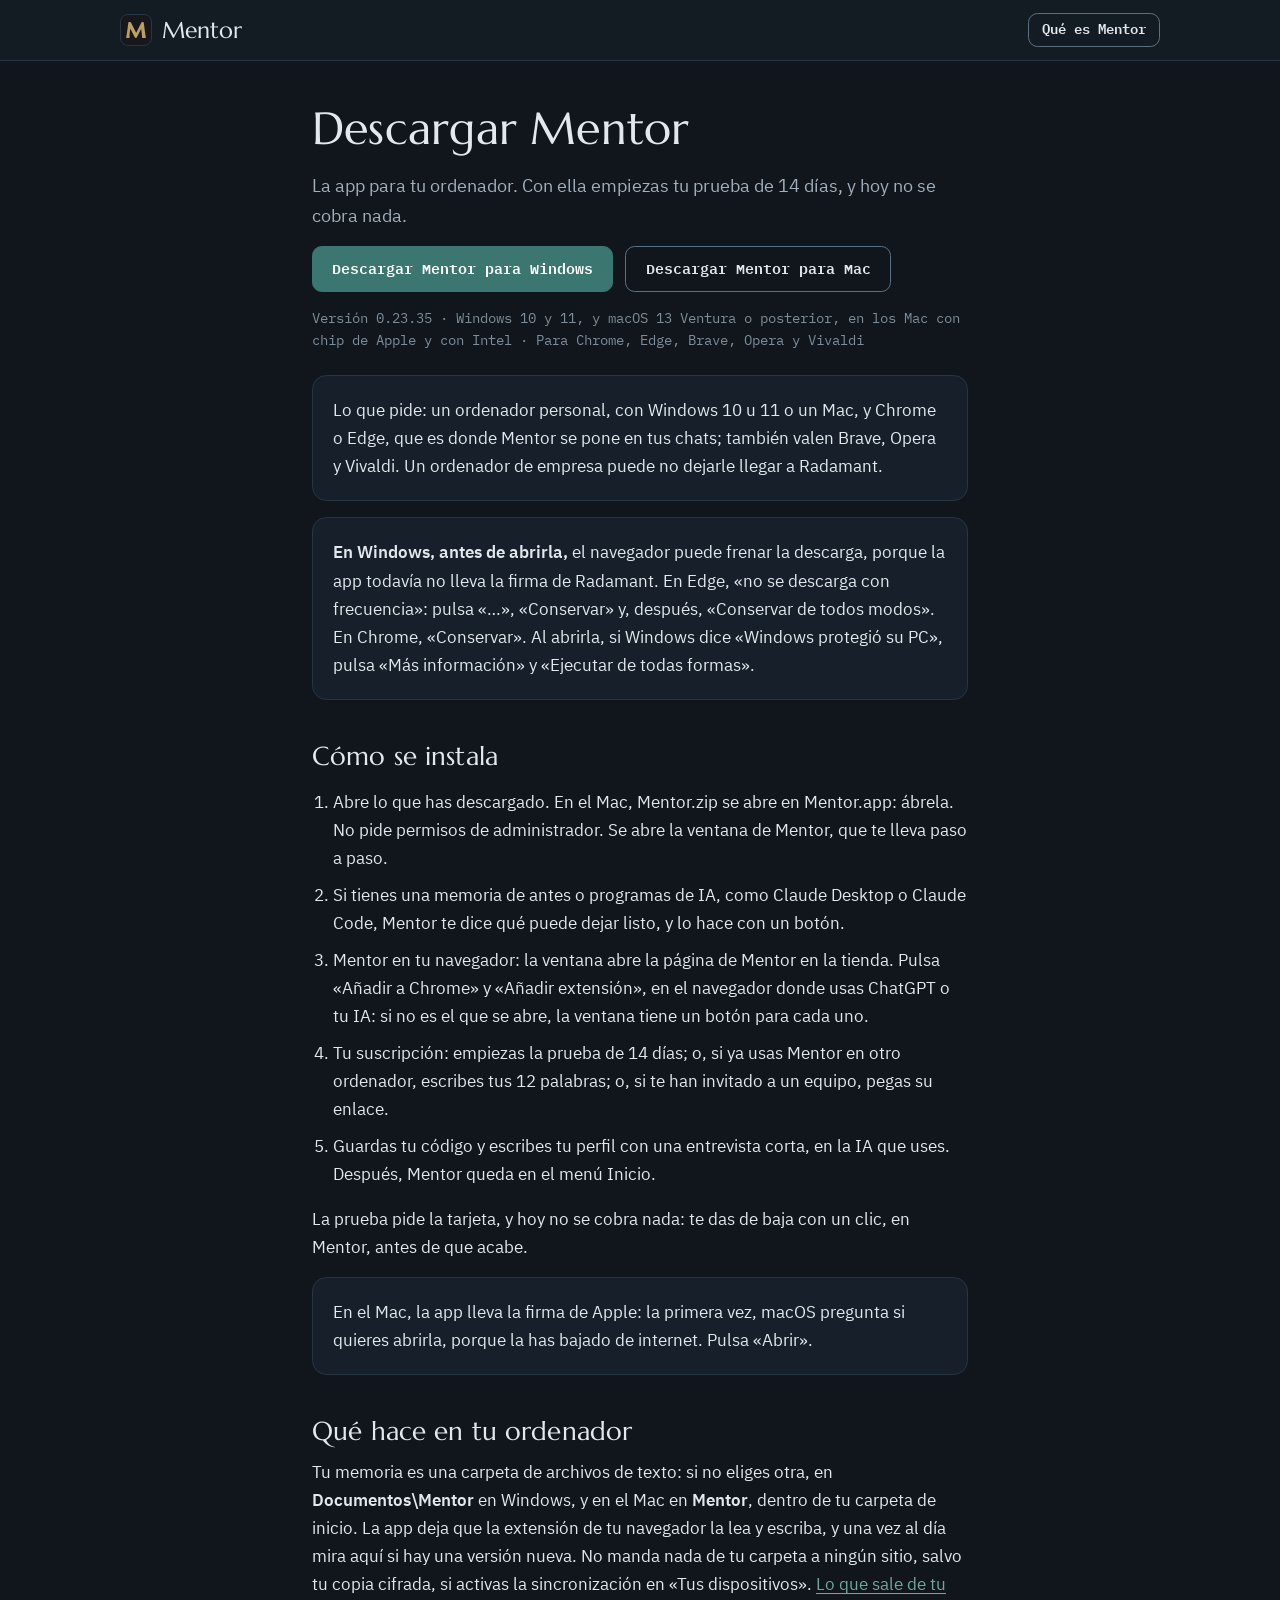
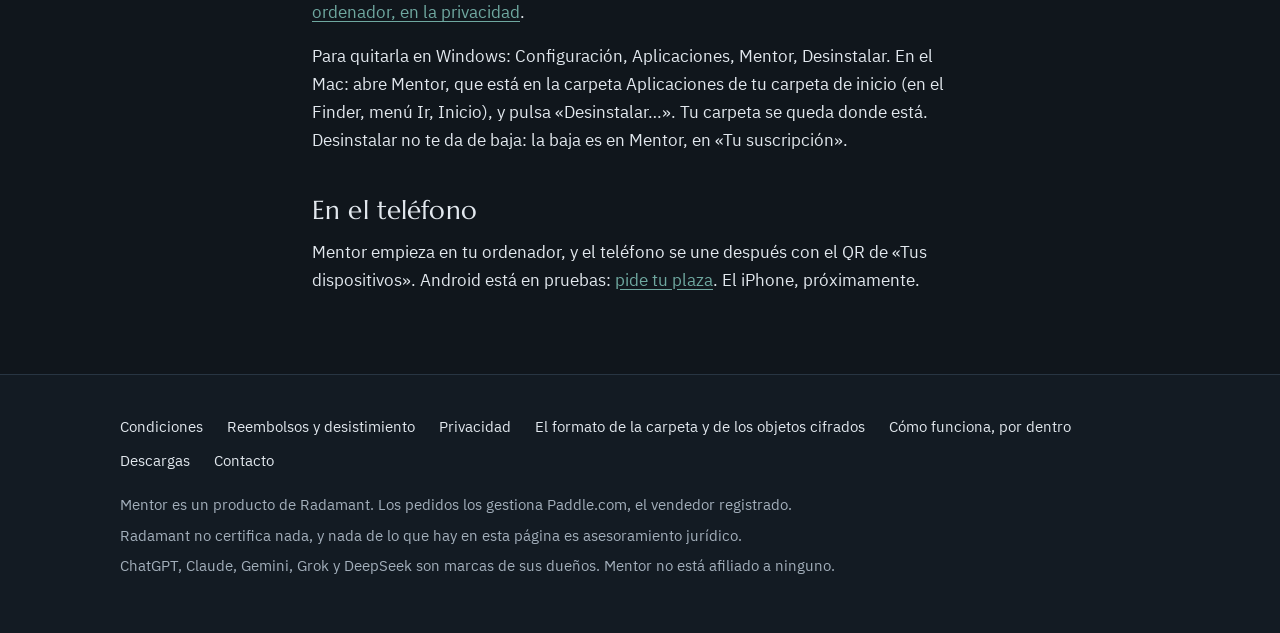
<file: mentor/descargar.html>
<!doctype html>
<html lang="es">
<head>
  <meta charset="utf-8">
  <meta name="viewport" content="width=device-width, initial-scale=1">
  <title>Descargar Mentor para Windows y Mac</title>
  <meta name="description" content="Descarga la app de Mentor para Windows o para Mac: tu memoria, en una carpeta tuya, delante de la IA que uses.">
  <link rel="icon" href="icono.svg" type="image/svg+xml">
  <link rel="stylesheet" href="/fuentes/letras.css">
  <link rel="stylesheet" href="mentor.css">
  <style>
    .version { margin: .25rem 0 1.5rem; }
    .documento .ficha { margin: 0 0 1rem; }
    ol.pasos-de-instalar li { margin: .55rem 0; }
  </style>
</head>
<body>
  <header class="cabecera">
    <div class="contenedor">
      <a class="marca" href="./"><span class="sello"><img src="marca.svg" alt="" width="21" height="16"></span><span class="nombre">Mentor</span></a>
      <a class="boton pequeno" href="./">Qué es Mentor</a>
    </div>
  </header>

  <main class="documento">
    <div class="contenedor estrecho">
      <h1>Descargar Mentor</h1>
      <p class="entradilla">La app para tu ordenador. Con ella empiezas tu prueba de 14 días, y hoy no se cobra nada.</p>
      <div class="botones descargas">
        <a class="boton descarga principal" data-sistema="windows" href="Mentor-instalador.exe" download>Descargar Mentor para Windows</a>
        <a class="boton descarga" data-sistema="mac" href="Mentor.zip" download>Descargar Mentor para Mac</a>
      </div>
      <p class="letra-menuda version">Versión 0.23.35 · Windows 10 y 11, y macOS 13 Ventura o posterior, en los Mac con chip de Apple y con Intel · Para Chrome, Edge, Brave, Opera y Vivaldi</p>

      <p class="ficha">Lo que pide: un ordenador personal, con Windows 10 u 11 o un Mac, y Chrome o Edge, que es donde Mentor se pone en tus chats; también valen Brave, Opera y Vivaldi. Un ordenador de empresa puede no dejarle llegar a Radamant.</p>
      <p class="ficha"><strong>En Windows, antes de abrirla,</strong> el navegador puede frenar la descarga, porque la app todavía no lleva la firma de Radamant. En Edge, «no se descarga con frecuencia»: pulsa «…», «Conservar» y, después, «Conservar de todos modos». En Chrome, «Conservar». Al abrirla, si Windows dice «Windows protegió su PC», pulsa «Más información» y «Ejecutar de todas formas».</p>

      <h2>Cómo se instala</h2>
      <ol class="pasos-de-instalar">
        <li>Abre lo que has descargado. En el Mac, Mentor.zip se abre en Mentor.app: ábrela. No pide permisos de administrador. Se abre la ventana de Mentor, que te lleva paso a paso.</li>
        <li>Si tienes una memoria de antes o programas de IA, como Claude Desktop o Claude Code, Mentor te dice qué puede dejar listo, y lo hace con un botón.</li>
        <li>Mentor en tu navegador: la ventana abre la página de Mentor en la tienda. Pulsa «Añadir a Chrome» y «Añadir extensión», en el navegador donde usas ChatGPT o tu IA: si no es el que se abre, la ventana tiene un botón para cada uno.</li>
        <li>Tu suscripción: empiezas la prueba de 14 días; o, si ya usas Mentor en otro ordenador, escribes tus 12 palabras; o, si te han invitado a un equipo, pegas su enlace.</li>
        <li>Guardas tu código y escribes tu perfil con una entrevista corta, en la IA que uses. Después, Mentor queda en el menú Inicio.</li>
      </ol>
      <p>La prueba pide la tarjeta, y hoy no se cobra nada: te das de baja con un clic, en Mentor, antes de que acabe.</p>
      <p class="ficha">En el Mac, la app lleva la firma de Apple: la primera vez, macOS pregunta si quieres abrirla, porque la has bajado de internet. Pulsa «Abrir».</p>

      <h2>Qué hace en tu ordenador</h2>
      <p>Tu memoria es una carpeta de archivos de texto: si no eliges otra, en <strong>Documentos\Mentor</strong> en Windows, y en el Mac en <strong>Mentor</strong>, dentro de tu carpeta de inicio. La app deja que la extensión de tu navegador la lea y escriba, y una vez al día mira aquí si hay una versión nueva. No manda nada de tu carpeta a ningún sitio, salvo tu copia cifrada, si activas la sincronización en «Tus dispositivos». <a href="privacidad.html">Lo que sale de tu ordenador, en la privacidad</a>.</p>
      <p>Para quitarla en Windows: Configuración, Aplicaciones, Mentor, Desinstalar. En el Mac: abre Mentor, que está en la carpeta Aplicaciones de tu carpeta de inicio (en el Finder, menú Ir, Inicio), y pulsa «Desinstalar…». Tu carpeta se queda donde está. Desinstalar no te da de baja: la baja es en Mentor, en «Tu suscripción».</p>

      <h2>En el teléfono</h2>
      <p>Mentor empieza en tu ordenador, y el teléfono se une después con el QR de «Tus dispositivos». Android está en pruebas: <a href="mailto:contacto@radamant.es?subject=Plaza%20en%20la%20prueba%20de%20Android">pide tu plaza</a>. El iPhone, próximamente.</p>
    </div>
  </main>

<footer class="pie">
  <div class="contenedor">
    <nav aria-label="Lo legal y lo demás">
      <a href="condiciones.html">Condiciones</a>
      <a href="reembolsos.html">Reembolsos y desistimiento</a>
      <a href="privacidad.html">Privacidad</a>
      <a href="formato.html">El formato de la carpeta y de los objetos cifrados</a>
      <a href="como-funciona.html">Cómo funciona, por dentro</a>
      <a href="descargar.html">Descargas</a>
      <a href="mailto:contacto@radamant.es">Contacto</a>
    </nav>
    <p>Mentor es un producto de Radamant. Los pedidos los gestiona Paddle.com, el vendedor registrado.</p>
    <p>Radamant no certifica nada, y nada de lo que hay en esta página es asesoramiento jurídico.</p>
    <p>ChatGPT, Claude, Gemini, Grok y DeepSeek son marcas de sus dueños. Mentor no está afiliado a ninguno.</p>
  </div>
</footer>
  <script>
    // El botón del sistema de quien visita, delante y lleno; el otro, al lado.
    // Como en la página de Mentor: un iPad con la vista de escritorio se
    // presenta como un Mac, y se le nota en que es táctil.
    (function () {
      var ua = navigator.userAgent || "";
      var tactil = (navigator.maxTouchPoints || 0) > 1;
      var mac = !(/iPhone|iPad|iPod/.test(ua) || (/Macintosh/.test(ua) && tactil)) && /Macintosh|Mac OS X/.test(ua);
      var grupo = document.querySelector(".descargas");
      var botones = grupo.querySelectorAll(".descarga");
      for (var i = 0; i < botones.length; i++) {
        var suyo = (botones[i].getAttribute("data-sistema") === "mac") === mac;
        botones[i].className = suyo ? "boton descarga principal" : "boton descarga";
        if (suyo) grupo.insertBefore(botones[i], grupo.firstChild);
      }
    })();
  </script>
</body>
</html>
</file>
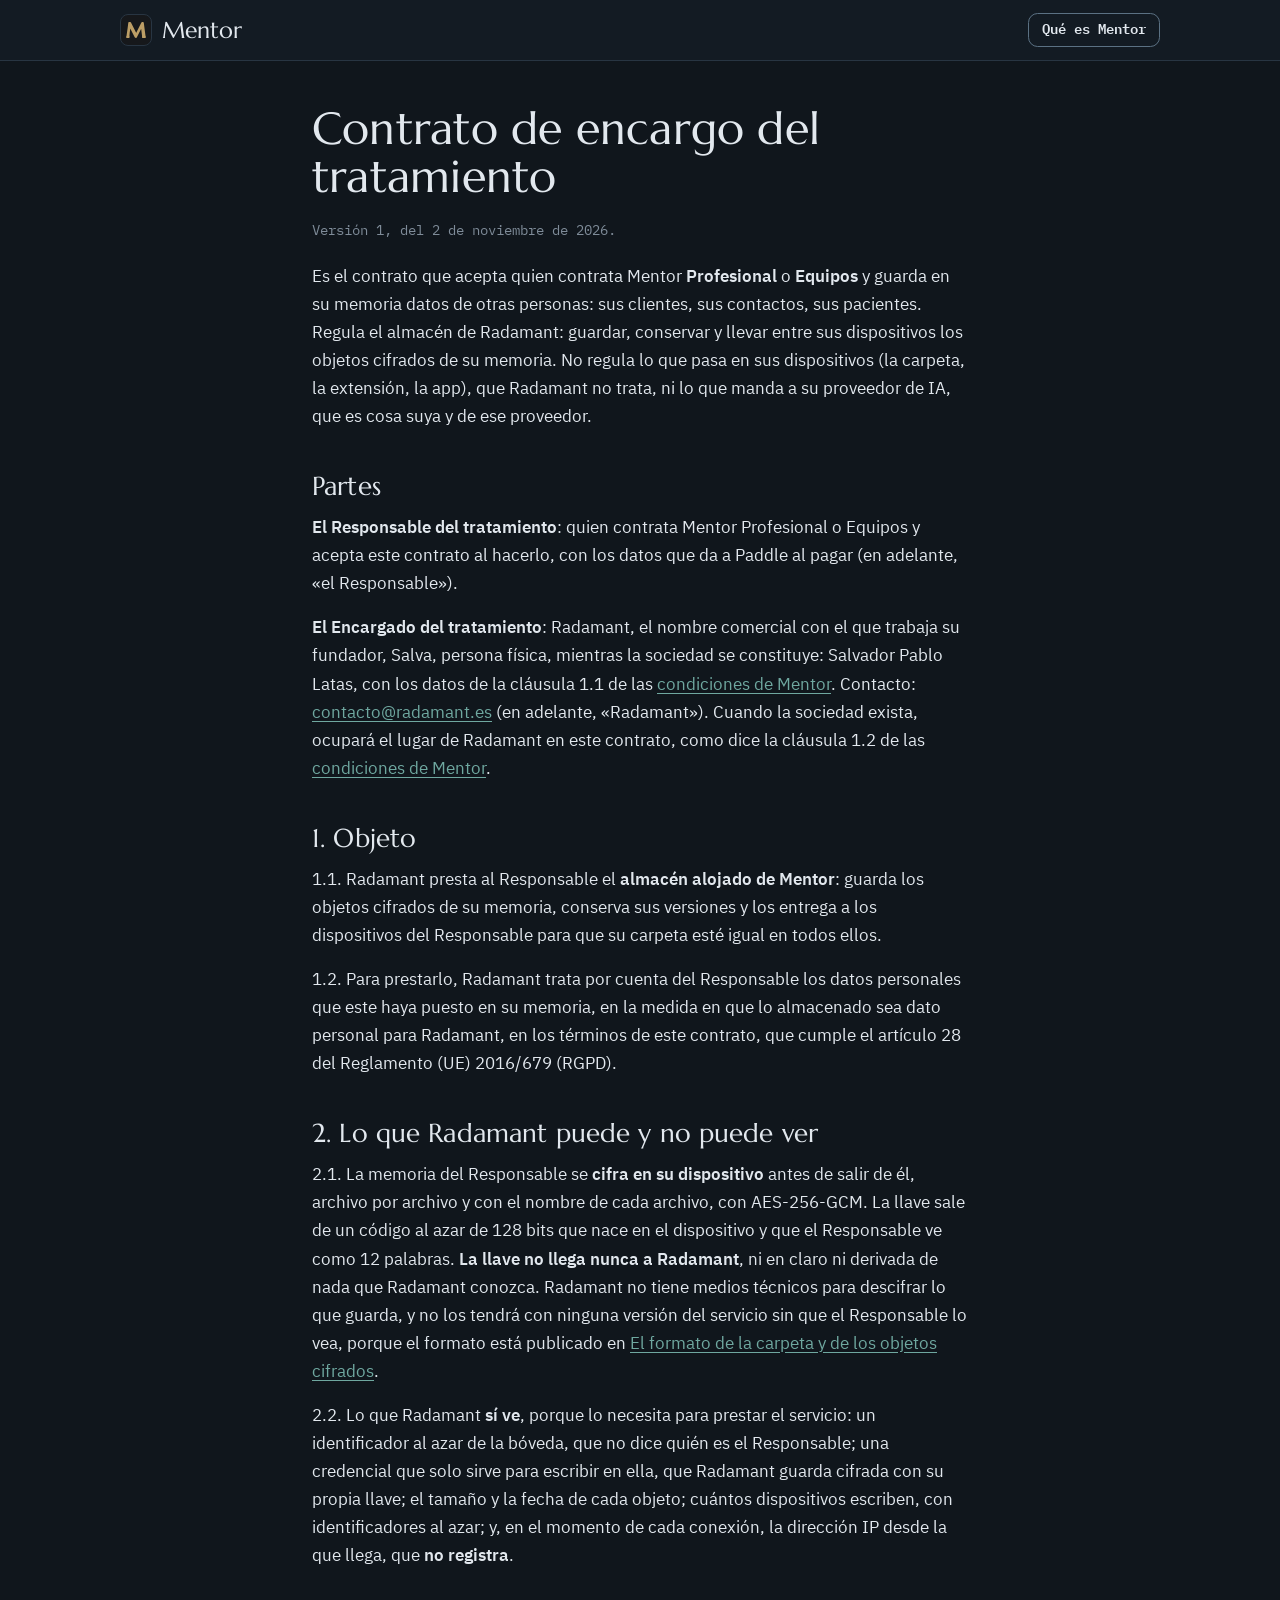
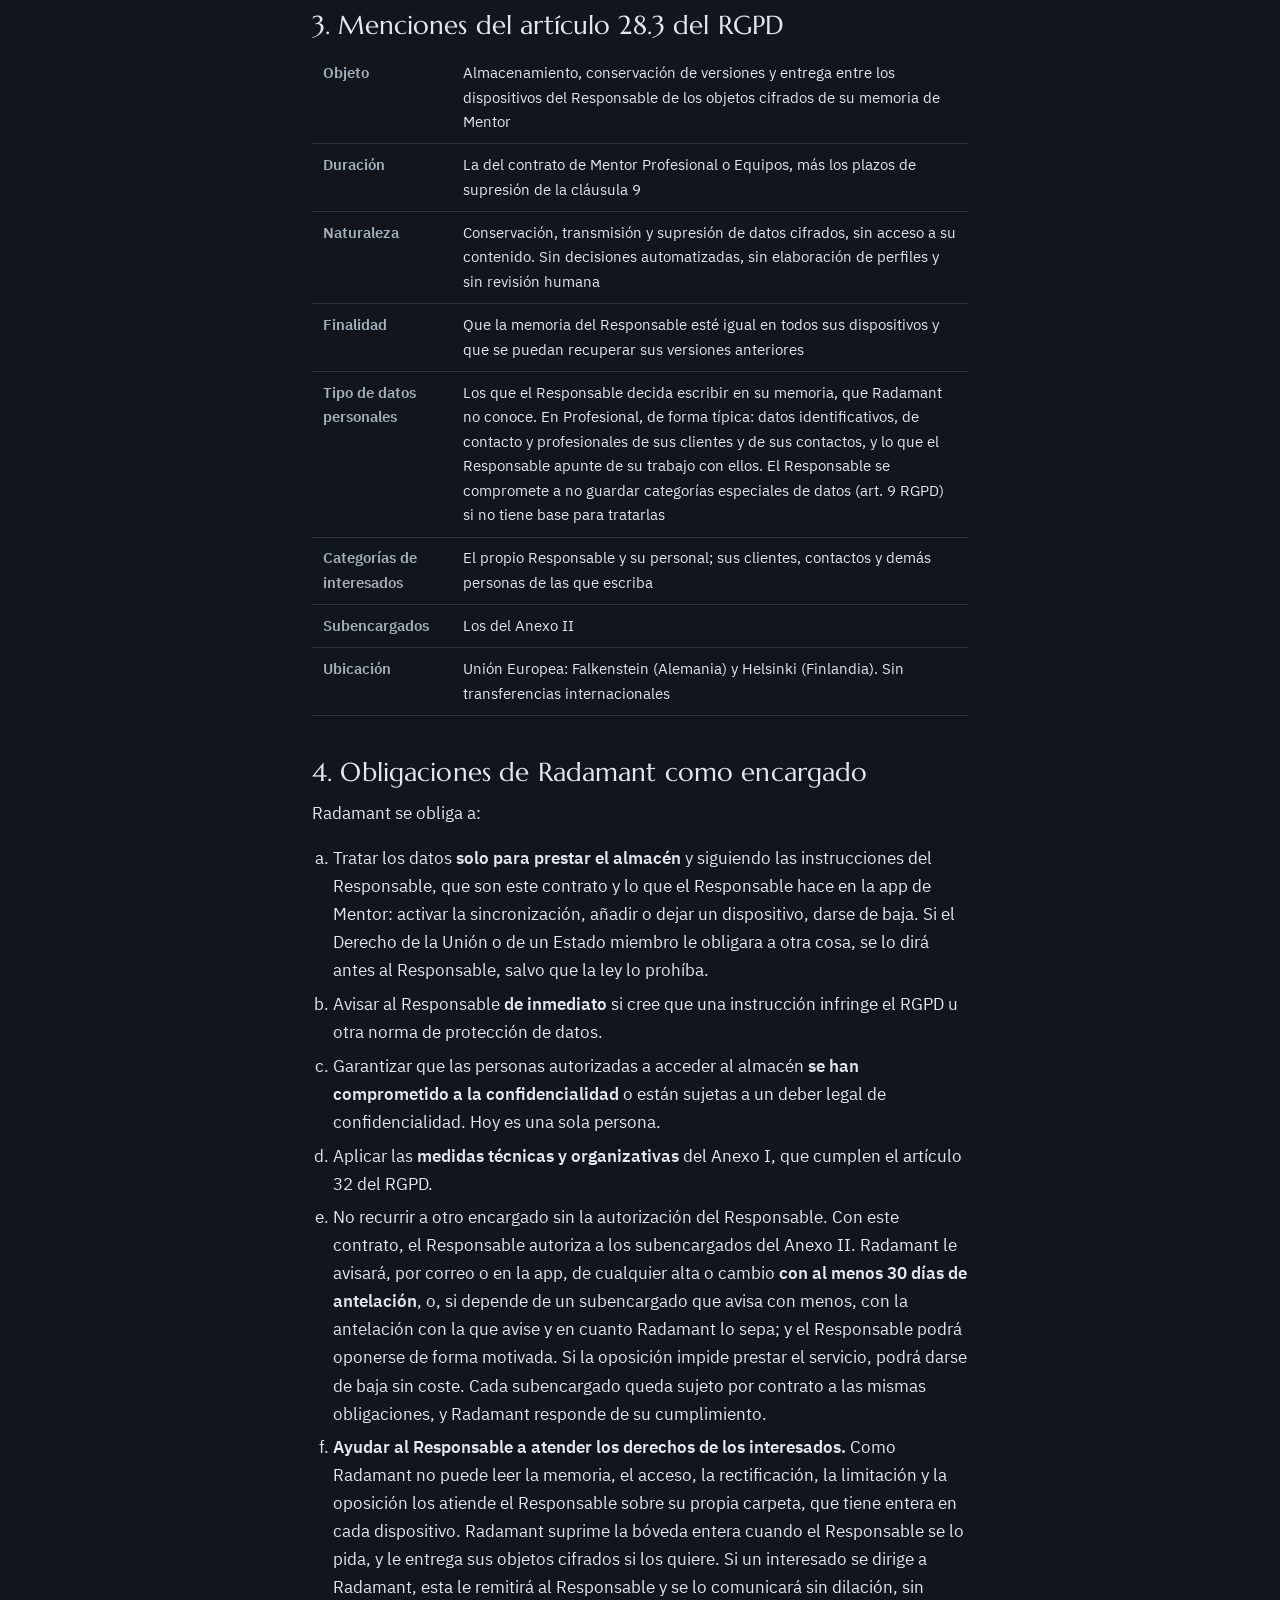
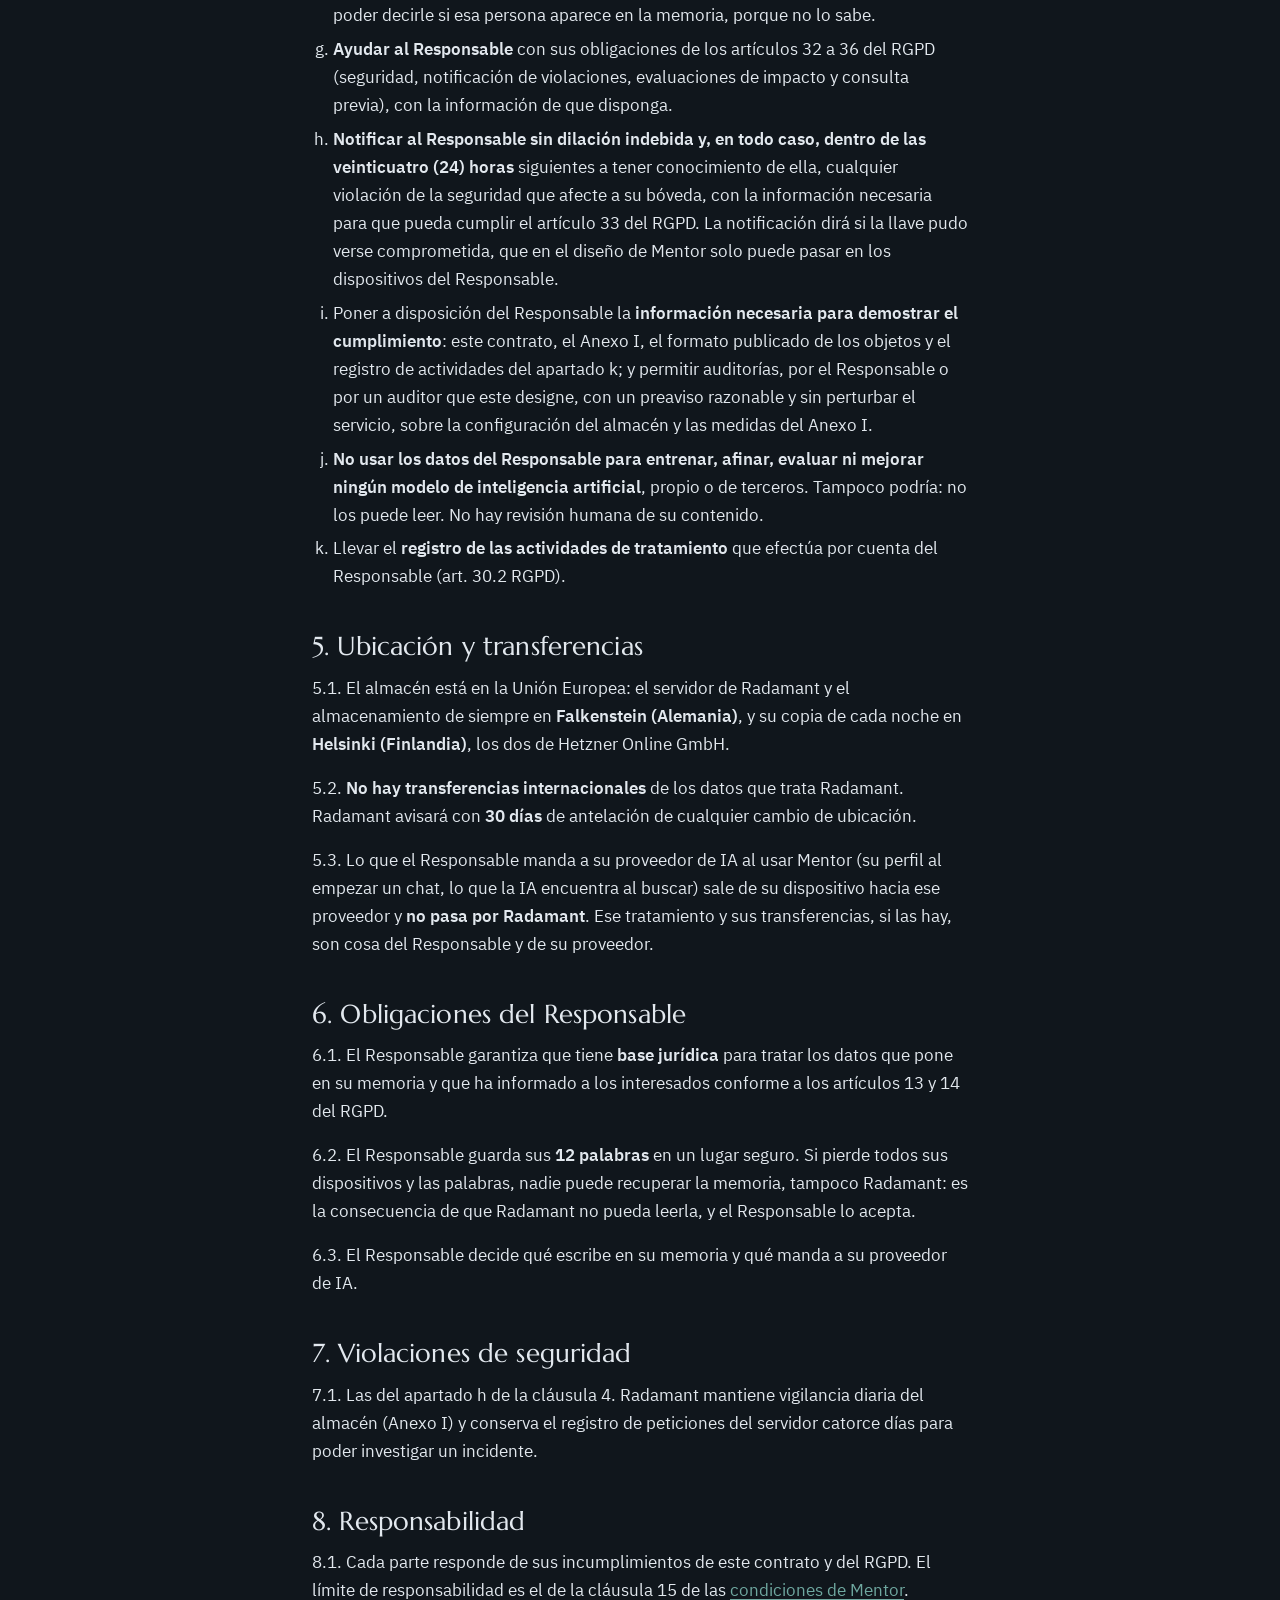
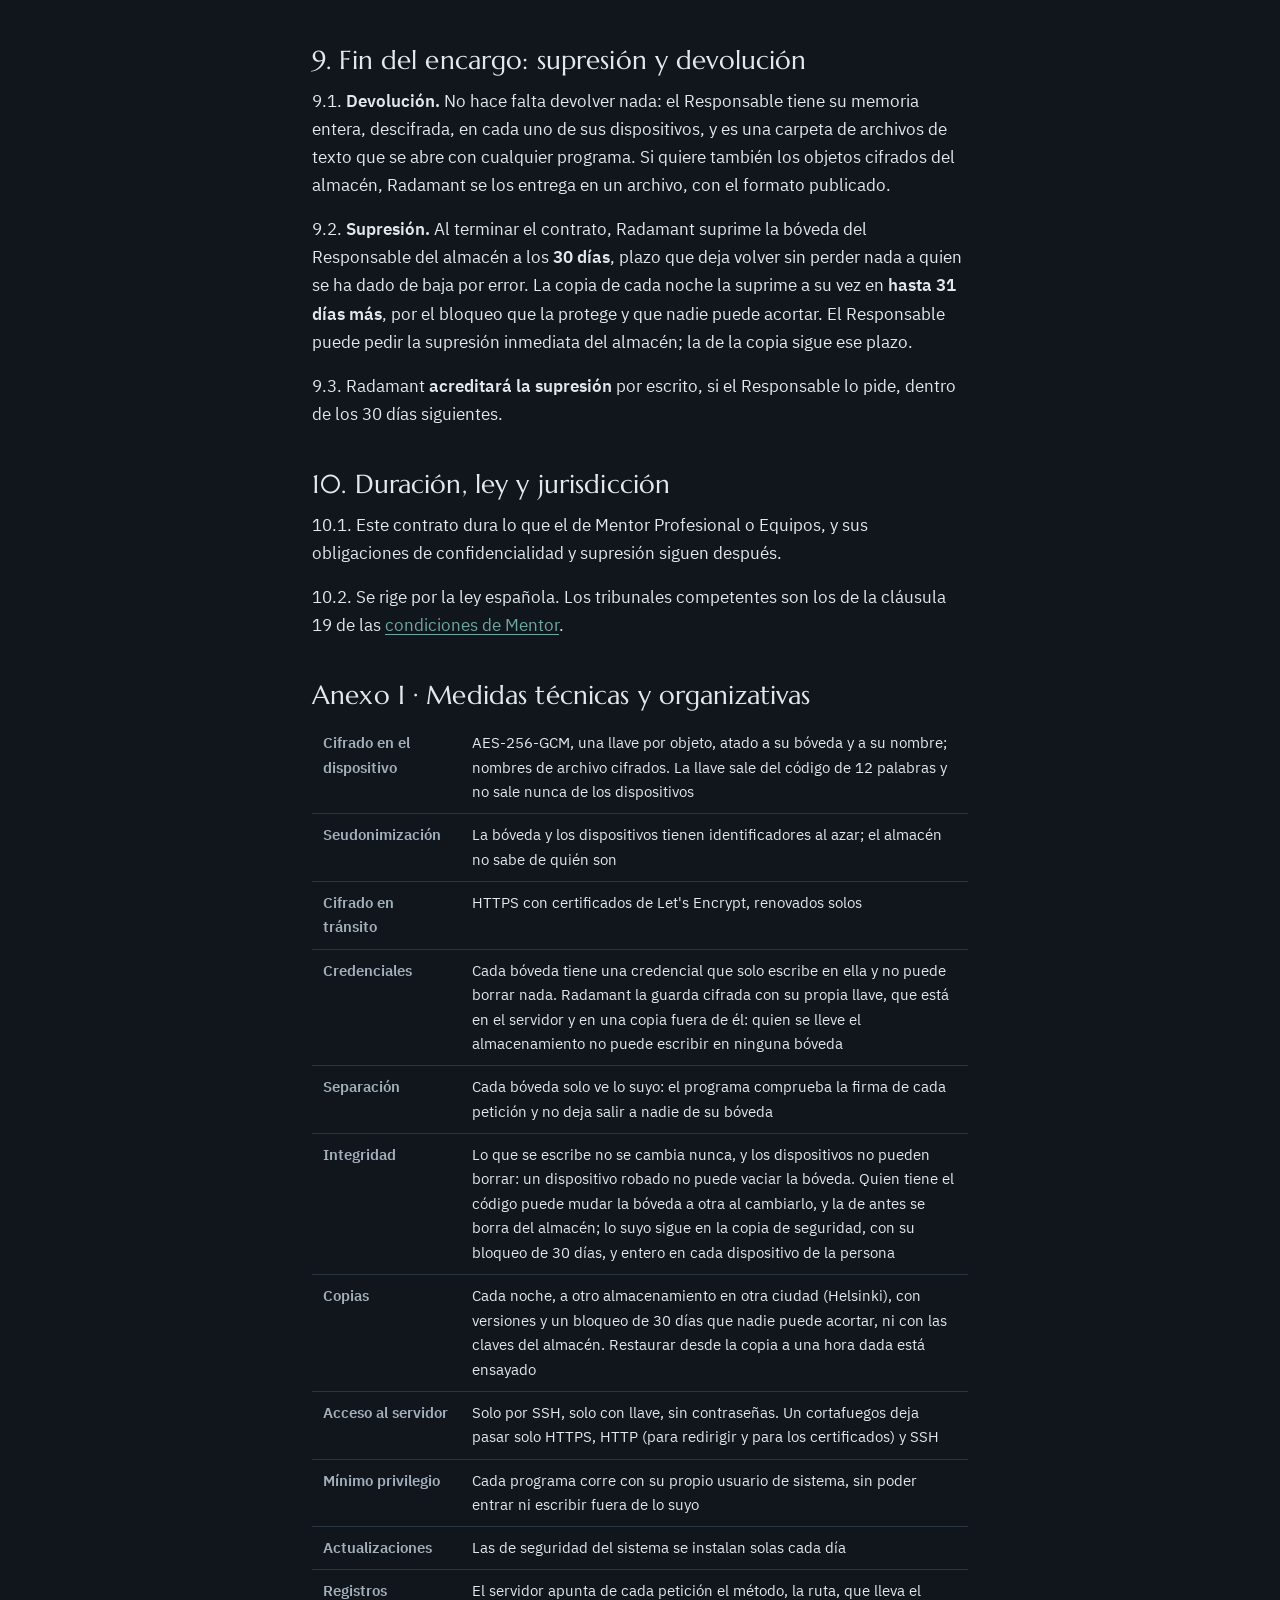
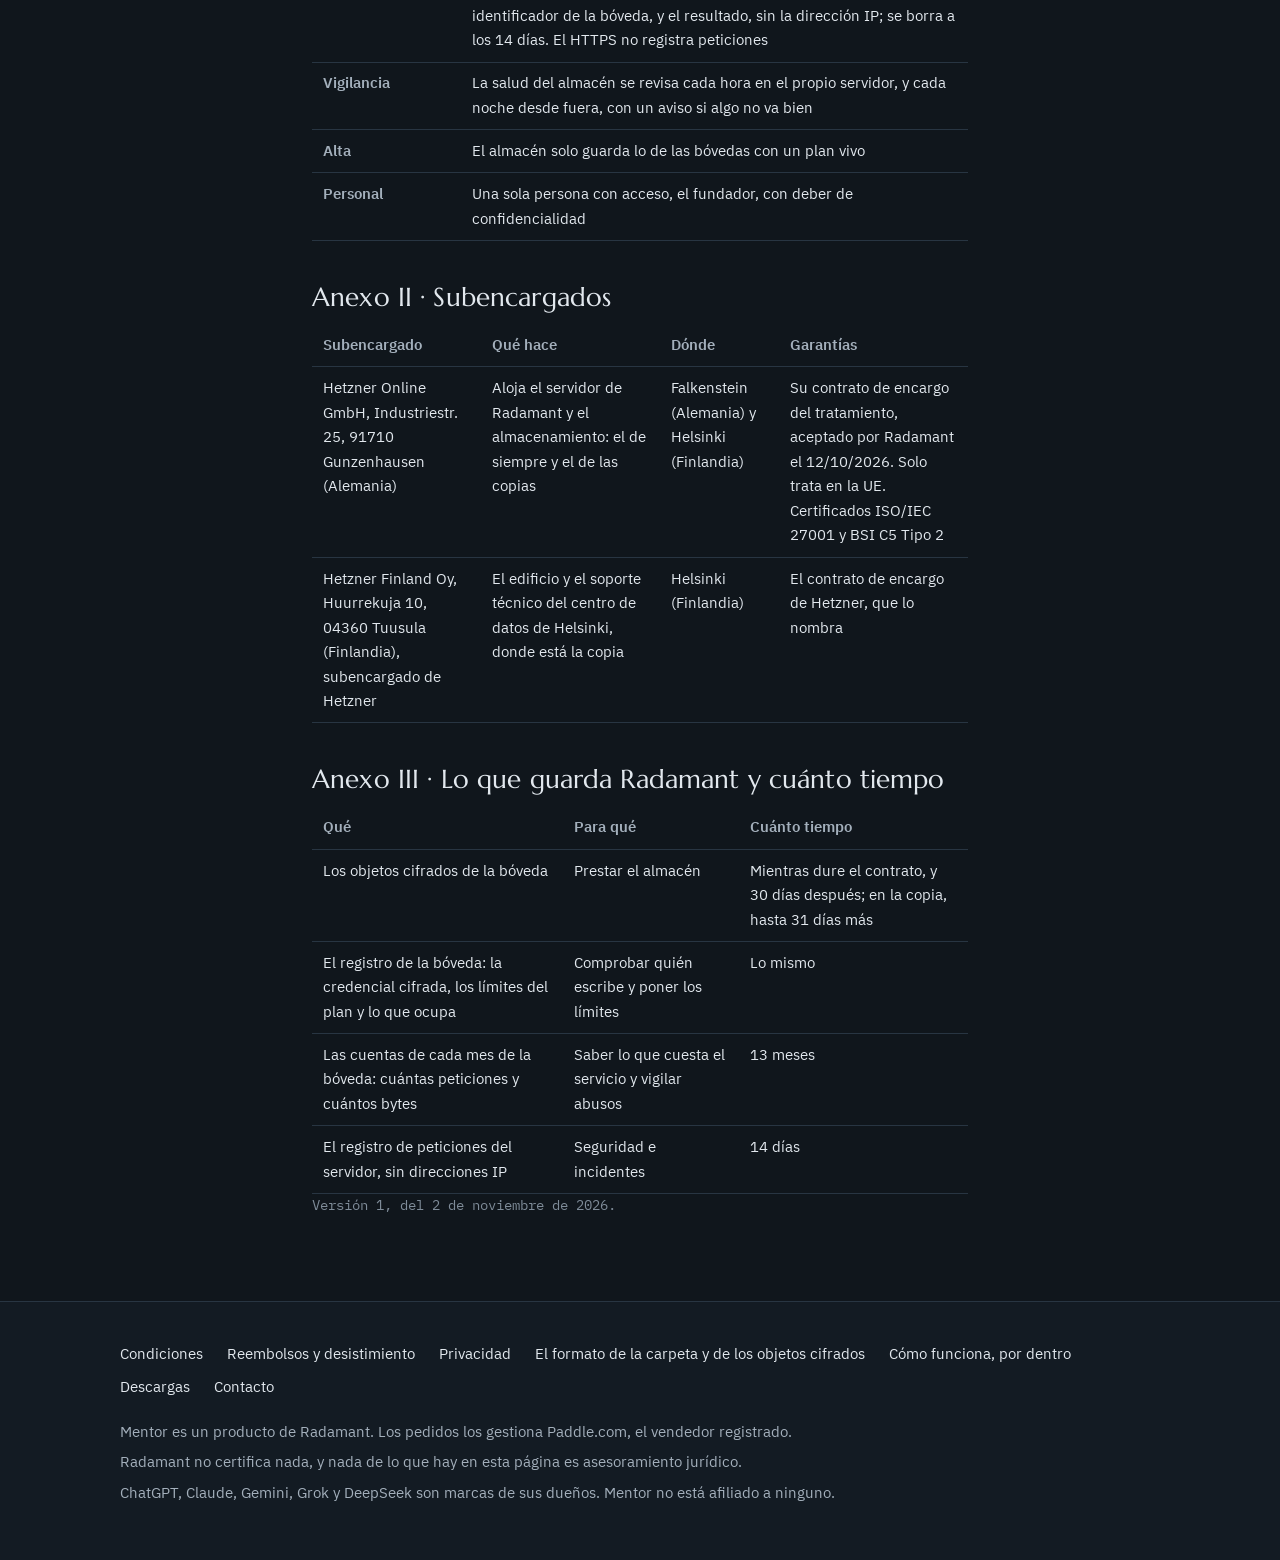
<file: mentor/encargo.html>
<!doctype html>
<html lang="es">
<head>
  <meta charset="utf-8">
  <meta name="viewport" content="width=device-width, initial-scale=1">
  <title>Contrato de encargo del tratamiento de Mentor</title>
  <meta name="description" content="Lo que Radamant hace, como encargado del tratamiento, con la memoria cifrada de quien contrata Mentor Profesional o Equipos.">
  <link rel="icon" href="icono.svg" type="image/svg+xml">
  <link rel="stylesheet" href="/fuentes/letras.css">
  <link rel="stylesheet" href="mentor.css">
</head>
<body>
  <header class="cabecera">
    <div class="contenedor">
      <a class="marca" href="./"><span class="sello"><img src="marca.svg" alt="" width="21" height="16"></span><span class="nombre">Mentor</span></a>
      <a class="boton pequeno" href="./">Qué es Mentor</a>
    </div>
  </header>

  <main class="documento">
    <div class="contenedor estrecho">
      <h1>Contrato de encargo del tratamiento</h1>
      <p class="fecha">Versión 1, del 2 de noviembre de 2026.</p>
      <p>Es el contrato que acepta quien contrata Mentor <strong>Profesional</strong> o <strong>Equipos</strong> y guarda en su memoria datos de otras personas: sus clientes, sus contactos, sus pacientes. Regula el almacén de Radamant: guardar, conservar y llevar entre sus dispositivos los objetos cifrados de su memoria. No regula lo que pasa en sus dispositivos (la carpeta, la extensión, la app), que Radamant no trata, ni lo que manda a su proveedor de IA, que es cosa suya y de ese proveedor.</p>

      <h2>Partes</h2>
      <p><strong>El Responsable del tratamiento</strong>: quien contrata Mentor Profesional o Equipos y acepta este contrato al hacerlo, con los datos que da a Paddle al pagar (en adelante, «el Responsable»).</p>
      <p><strong>El Encargado del tratamiento</strong>: Radamant, el nombre comercial con el que trabaja su fundador, Salva, persona física, mientras la sociedad se constituye: Salvador Pablo Latas, con los datos de la cláusula 1.1 de las <a href="condiciones.html">condiciones de Mentor</a>. Contacto: <a href="mailto:contacto@radamant.es">contacto@radamant.es</a> (en adelante, «Radamant»). Cuando la sociedad exista, ocupará el lugar de Radamant en este contrato, como dice la cláusula 1.2 de las <a href="condiciones.html">condiciones de Mentor</a>.</p>

      <h2>1. Objeto</h2>
      <p>1.1. Radamant presta al Responsable el <strong>almacén alojado de Mentor</strong>: guarda los objetos cifrados de su memoria, conserva sus versiones y los entrega a los dispositivos del Responsable para que su carpeta esté igual en todos ellos.</p>
      <p>1.2. Para prestarlo, Radamant trata por cuenta del Responsable los datos personales que este haya puesto en su memoria, en la medida en que lo almacenado sea dato personal para Radamant, en los términos de este contrato, que cumple el artículo 28 del Reglamento (UE) 2016/679 (RGPD).</p>

      <h2>2. Lo que Radamant puede y no puede ver</h2>
      <p>2.1. La memoria del Responsable se <strong>cifra en su dispositivo</strong> antes de salir de él, archivo por archivo y con el nombre de cada archivo, con AES-256-GCM. La llave sale de un código al azar de 128 bits que nace en el dispositivo y que el Responsable ve como 12 palabras. <strong>La llave no llega nunca a Radamant</strong>, ni en claro ni derivada de nada que Radamant conozca. Radamant no tiene medios técnicos para descifrar lo que guarda, y no los tendrá con ninguna versión del servicio sin que el Responsable lo vea, porque el formato está publicado en <a href="formato.html">El formato de la carpeta y de los objetos cifrados</a>.</p>
      <p>2.2. Lo que Radamant <strong>sí ve</strong>, porque lo necesita para prestar el servicio: un identificador al azar de la bóveda, que no dice quién es el Responsable; una credencial que solo sirve para escribir en ella, que Radamant guarda cifrada con su propia llave; el tamaño y la fecha de cada objeto; cuántos dispositivos escriben, con identificadores al azar; y, en el momento de cada conexión, la dirección IP desde la que llega, que <strong>no registra</strong>.</p>

      <h2>3. Menciones del artículo 28.3 del RGPD</h2>
      <table>
        <tr><th>Objeto</th><td>Almacenamiento, conservación de versiones y entrega entre los dispositivos del Responsable de los objetos cifrados de su memoria de Mentor</td></tr>
        <tr><th>Duración</th><td>La del contrato de Mentor Profesional o Equipos, más los plazos de supresión de la cláusula 9</td></tr>
        <tr><th>Naturaleza</th><td>Conservación, transmisión y supresión de datos cifrados, sin acceso a su contenido. Sin decisiones automatizadas, sin elaboración de perfiles y sin revisión humana</td></tr>
        <tr><th>Finalidad</th><td>Que la memoria del Responsable esté igual en todos sus dispositivos y que se puedan recuperar sus versiones anteriores</td></tr>
        <tr><th>Tipo de datos personales</th><td>Los que el Responsable decida escribir en su memoria, que Radamant no conoce. En Profesional, de forma típica: datos identificativos, de contacto y profesionales de sus clientes y de sus contactos, y lo que el Responsable apunte de su trabajo con ellos. El Responsable se compromete a no guardar categorías especiales de datos (art. 9 RGPD) si no tiene base para tratarlas</td></tr>
        <tr><th>Categorías de interesados</th><td>El propio Responsable y su personal; sus clientes, contactos y demás personas de las que escriba</td></tr>
        <tr><th>Subencargados</th><td>Los del Anexo II</td></tr>
        <tr><th>Ubicación</th><td>Unión Europea: Falkenstein (Alemania) y Helsinki (Finlandia). Sin transferencias internacionales</td></tr>
      </table>

      <h2>4. Obligaciones de Radamant como encargado</h2>
      <p>Radamant se obliga a:</p>
      <ol type="a">
        <li>Tratar los datos <strong>solo para prestar el almacén</strong> y siguiendo las instrucciones del Responsable, que son este contrato y lo que el Responsable hace en la app de Mentor: activar la sincronización, añadir o dejar un dispositivo, darse de baja. Si el Derecho de la Unión o de un Estado miembro le obligara a otra cosa, se lo dirá antes al Responsable, salvo que la ley lo prohíba.</li>
        <li>Avisar al Responsable <strong>de inmediato</strong> si cree que una instrucción infringe el RGPD u otra norma de protección de datos.</li>
        <li>Garantizar que las personas autorizadas a acceder al almacén <strong>se han comprometido a la confidencialidad</strong> o están sujetas a un deber legal de confidencialidad. Hoy es una sola persona.</li>
        <li>Aplicar las <strong>medidas técnicas y organizativas</strong> del Anexo I, que cumplen el artículo 32 del RGPD.</li>
        <li>No recurrir a otro encargado sin la autorización del Responsable. Con este contrato, el Responsable autoriza a los subencargados del Anexo II. Radamant le avisará, por correo o en la app, de cualquier alta o cambio <strong>con al menos 30 días de antelación</strong>, o, si depende de un subencargado que avisa con menos, con la antelación con la que avise y en cuanto Radamant lo sepa; y el Responsable podrá oponerse de forma motivada. Si la oposición impide prestar el servicio, podrá darse de baja sin coste. Cada subencargado queda sujeto por contrato a las mismas obligaciones, y Radamant responde de su cumplimiento.</li>
        <li><strong>Ayudar al Responsable a atender los derechos de los interesados.</strong> Como Radamant no puede leer la memoria, el acceso, la rectificación, la limitación y la oposición los atiende el Responsable sobre su propia carpeta, que tiene entera en cada dispositivo. Radamant suprime la bóveda entera cuando el Responsable se lo pida, y le entrega sus objetos cifrados si los quiere. Si un interesado se dirige a Radamant, esta le remitirá al Responsable y se lo comunicará sin dilación, sin poder decirle si esa persona aparece en la memoria, porque no lo sabe.</li>
        <li><strong>Ayudar al Responsable</strong> con sus obligaciones de los artículos 32 a 36 del RGPD (seguridad, notificación de violaciones, evaluaciones de impacto y consulta previa), con la información de que disponga.</li>
        <li><strong>Notificar al Responsable sin dilación indebida y, en todo caso, dentro de las veinticuatro (24) horas</strong> siguientes a tener conocimiento de ella, cualquier violación de la seguridad que afecte a su bóveda, con la información necesaria para que pueda cumplir el artículo 33 del RGPD. La notificación dirá si la llave pudo verse comprometida, que en el diseño de Mentor solo puede pasar en los dispositivos del Responsable.</li>
        <li>Poner a disposición del Responsable la <strong>información necesaria para demostrar el cumplimiento</strong>: este contrato, el Anexo I, el formato publicado de los objetos y el registro de actividades del apartado k; y permitir auditorías, por el Responsable o por un auditor que este designe, con un preaviso razonable y sin perturbar el servicio, sobre la configuración del almacén y las medidas del Anexo I.</li>
        <li><strong>No usar los datos del Responsable para entrenar, afinar, evaluar ni mejorar ningún modelo de inteligencia artificial</strong>, propio o de terceros. Tampoco podría: no los puede leer. No hay revisión humana de su contenido.</li>
        <li>Llevar el <strong>registro de las actividades de tratamiento</strong> que efectúa por cuenta del Responsable (art. 30.2 RGPD).</li>
      </ol>

      <h2>5. Ubicación y transferencias</h2>
      <p>5.1. El almacén está en la Unión Europea: el servidor de Radamant y el almacenamiento de siempre en <strong>Falkenstein (Alemania)</strong>, y su copia de cada noche en <strong>Helsinki (Finlandia)</strong>, los dos de Hetzner Online GmbH.</p>
      <p>5.2. <strong>No hay transferencias internacionales</strong> de los datos que trata Radamant. Radamant avisará con <strong>30 días</strong> de antelación de cualquier cambio de ubicación.</p>
      <p>5.3. Lo que el Responsable manda a su proveedor de IA al usar Mentor (su perfil al empezar un chat, lo que la IA encuentra al buscar) sale de su dispositivo hacia ese proveedor y <strong>no pasa por Radamant</strong>. Ese tratamiento y sus transferencias, si las hay, son cosa del Responsable y de su proveedor.</p>

      <h2>6. Obligaciones del Responsable</h2>
      <p>6.1. El Responsable garantiza que tiene <strong>base jurídica</strong> para tratar los datos que pone en su memoria y que ha informado a los interesados conforme a los artículos 13 y 14 del RGPD.</p>
      <p>6.2. El Responsable guarda sus <strong>12 palabras</strong> en un lugar seguro. Si pierde todos sus dispositivos y las palabras, nadie puede recuperar la memoria, tampoco Radamant: es la consecuencia de que Radamant no pueda leerla, y el Responsable lo acepta.</p>
      <p>6.3. El Responsable decide qué escribe en su memoria y qué manda a su proveedor de IA.</p>

      <h2>7. Violaciones de seguridad</h2>
      <p>7.1. Las del apartado h de la cláusula 4. Radamant mantiene vigilancia diaria del almacén (Anexo I) y conserva el registro de peticiones del servidor catorce días para poder investigar un incidente.</p>

      <h2>8. Responsabilidad</h2>
      <p>8.1. Cada parte responde de sus incumplimientos de este contrato y del RGPD. El límite de responsabilidad es el de la cláusula 15 de las <a href="condiciones.html">condiciones de Mentor</a>.</p>

      <h2>9. Fin del encargo: supresión y devolución</h2>
      <p>9.1. <strong>Devolución.</strong> No hace falta devolver nada: el Responsable tiene su memoria entera, descifrada, en cada uno de sus dispositivos, y es una carpeta de archivos de texto que se abre con cualquier programa. Si quiere también los objetos cifrados del almacén, Radamant se los entrega en un archivo, con el formato publicado.</p>
      <p>9.2. <strong>Supresión.</strong> Al terminar el contrato, Radamant suprime la bóveda del Responsable del almacén a los <strong>30 días</strong>, plazo que deja volver sin perder nada a quien se ha dado de baja por error. La copia de cada noche la suprime a su vez en <strong>hasta 31 días más</strong>, por el bloqueo que la protege y que nadie puede acortar. El Responsable puede pedir la supresión inmediata del almacén; la de la copia sigue ese plazo.</p>
      <p>9.3. Radamant <strong>acreditará la supresión</strong> por escrito, si el Responsable lo pide, dentro de los 30 días siguientes.</p>

      <h2>10. Duración, ley y jurisdicción</h2>
      <p>10.1. Este contrato dura lo que el de Mentor Profesional o Equipos, y sus obligaciones de confidencialidad y supresión siguen después.</p>
      <p>10.2. Se rige por la ley española. Los tribunales competentes son los de la cláusula 19 de las <a href="condiciones.html">condiciones de Mentor</a>.</p>

      <h2>Anexo I · Medidas técnicas y organizativas</h2>
      <table>
        <tr><th>Cifrado en el dispositivo</th><td>AES-256-GCM, una llave por objeto, atado a su bóveda y a su nombre; nombres de archivo cifrados. La llave sale del código de 12 palabras y no sale nunca de los dispositivos</td></tr>
        <tr><th>Seudonimización</th><td>La bóveda y los dispositivos tienen identificadores al azar; el almacén no sabe de quién son</td></tr>
        <tr><th>Cifrado en tránsito</th><td>HTTPS con certificados de Let's Encrypt, renovados solos</td></tr>
        <tr><th>Credenciales</th><td>Cada bóveda tiene una credencial que solo escribe en ella y no puede borrar nada. Radamant la guarda cifrada con su propia llave, que está en el servidor y en una copia fuera de él: quien se lleve el almacenamiento no puede escribir en ninguna bóveda</td></tr>
        <tr><th>Separación</th><td>Cada bóveda solo ve lo suyo: el programa comprueba la firma de cada petición y no deja salir a nadie de su bóveda</td></tr>
        <tr><th>Integridad</th><td>Lo que se escribe no se cambia nunca, y los dispositivos no pueden borrar: un dispositivo robado no puede vaciar la bóveda. Quien tiene el código puede mudar la bóveda a otra al cambiarlo, y la de antes se borra del almacén; lo suyo sigue en la copia de seguridad, con su bloqueo de 30 días, y entero en cada dispositivo de la persona</td></tr>
        <tr><th>Copias</th><td>Cada noche, a otro almacenamiento en otra ciudad (Helsinki), con versiones y un bloqueo de 30 días que nadie puede acortar, ni con las claves del almacén. Restaurar desde la copia a una hora dada está ensayado</td></tr>
        <tr><th>Acceso al servidor</th><td>Solo por SSH, solo con llave, sin contraseñas. Un cortafuegos deja pasar solo HTTPS, HTTP (para redirigir y para los certificados) y SSH</td></tr>
        <tr><th>Mínimo privilegio</th><td>Cada programa corre con su propio usuario de sistema, sin poder entrar ni escribir fuera de lo suyo</td></tr>
        <tr><th>Actualizaciones</th><td>Las de seguridad del sistema se instalan solas cada día</td></tr>
        <tr><th>Registros</th><td>El servidor apunta de cada petición el método, la ruta, que lleva el identificador de la bóveda, y el resultado, sin la dirección IP; se borra a los 14 días. El HTTPS no registra peticiones</td></tr>
        <tr><th>Vigilancia</th><td>La salud del almacén se revisa cada hora en el propio servidor, y cada noche desde fuera, con un aviso si algo no va bien</td></tr>
        <tr><th>Alta</th><td>El almacén solo guarda lo de las bóvedas con un plan vivo</td></tr>
        <tr><th>Personal</th><td>Una sola persona con acceso, el fundador, con deber de confidencialidad</td></tr>
      </table>

      <h2>Anexo II · Subencargados</h2>
      <table>
        <tr><th>Subencargado</th><th>Qué hace</th><th>Dónde</th><th>Garantías</th></tr>
        <tr><td>Hetzner Online GmbH, Industriestr. 25, 91710 Gunzenhausen (Alemania)</td><td>Aloja el servidor de Radamant y el almacenamiento: el de siempre y el de las copias</td><td>Falkenstein (Alemania) y Helsinki (Finlandia)</td><td>Su contrato de encargo del tratamiento, aceptado por Radamant el 12/10/2026. Solo trata en la UE. Certificados ISO/IEC 27001 y BSI C5 Tipo 2</td></tr>
        <tr><td>Hetzner Finland Oy, Huurrekuja 10, 04360 Tuusula (Finlandia), subencargado de Hetzner</td><td>El edificio y el soporte técnico del centro de datos de Helsinki, donde está la copia</td><td>Helsinki (Finlandia)</td><td>El contrato de encargo de Hetzner, que lo nombra</td></tr>
      </table>

      <h2>Anexo III · Lo que guarda Radamant y cuánto tiempo</h2>
      <table>
        <tr><th>Qué</th><th>Para qué</th><th>Cuánto tiempo</th></tr>
        <tr><td>Los objetos cifrados de la bóveda</td><td>Prestar el almacén</td><td>Mientras dure el contrato, y 30 días después; en la copia, hasta 31 días más</td></tr>
        <tr><td>El registro de la bóveda: la credencial cifrada, los límites del plan y lo que ocupa</td><td>Comprobar quién escribe y poner los límites</td><td>Lo mismo</td></tr>
        <tr><td>Las cuentas de cada mes de la bóveda: cuántas peticiones y cuántos bytes</td><td>Saber lo que cuesta el servicio y vigilar abusos</td><td>13 meses</td></tr>
        <tr><td>El registro de peticiones del servidor, sin direcciones IP</td><td>Seguridad e incidentes</td><td>14 días</td></tr>
      </table>
      <p class="fecha">Versión 1, del 2 de noviembre de 2026.</p>
    </div>
  </main>

<footer class="pie">
  <div class="contenedor">
    <nav aria-label="Lo legal y lo demás">
      <a href="condiciones.html">Condiciones</a>
      <a href="reembolsos.html">Reembolsos y desistimiento</a>
      <a href="privacidad.html">Privacidad</a>
      <a href="formato.html">El formato de la carpeta y de los objetos cifrados</a>
      <a href="como-funciona.html">Cómo funciona, por dentro</a>
      <a href="descargar.html">Descargas</a>
      <a href="mailto:contacto@radamant.es">Contacto</a>
    </nav>
    <p>Mentor es un producto de Radamant. Los pedidos los gestiona Paddle.com, el vendedor registrado.</p>
    <p>Radamant no certifica nada, y nada de lo que hay en esta página es asesoramiento jurídico.</p>
    <p>ChatGPT, Claude, Gemini, Grok y DeepSeek son marcas de sus dueños. Mentor no está afiliado a ninguno.</p>
  </div>
</footer>
</body>
</html>
</file>
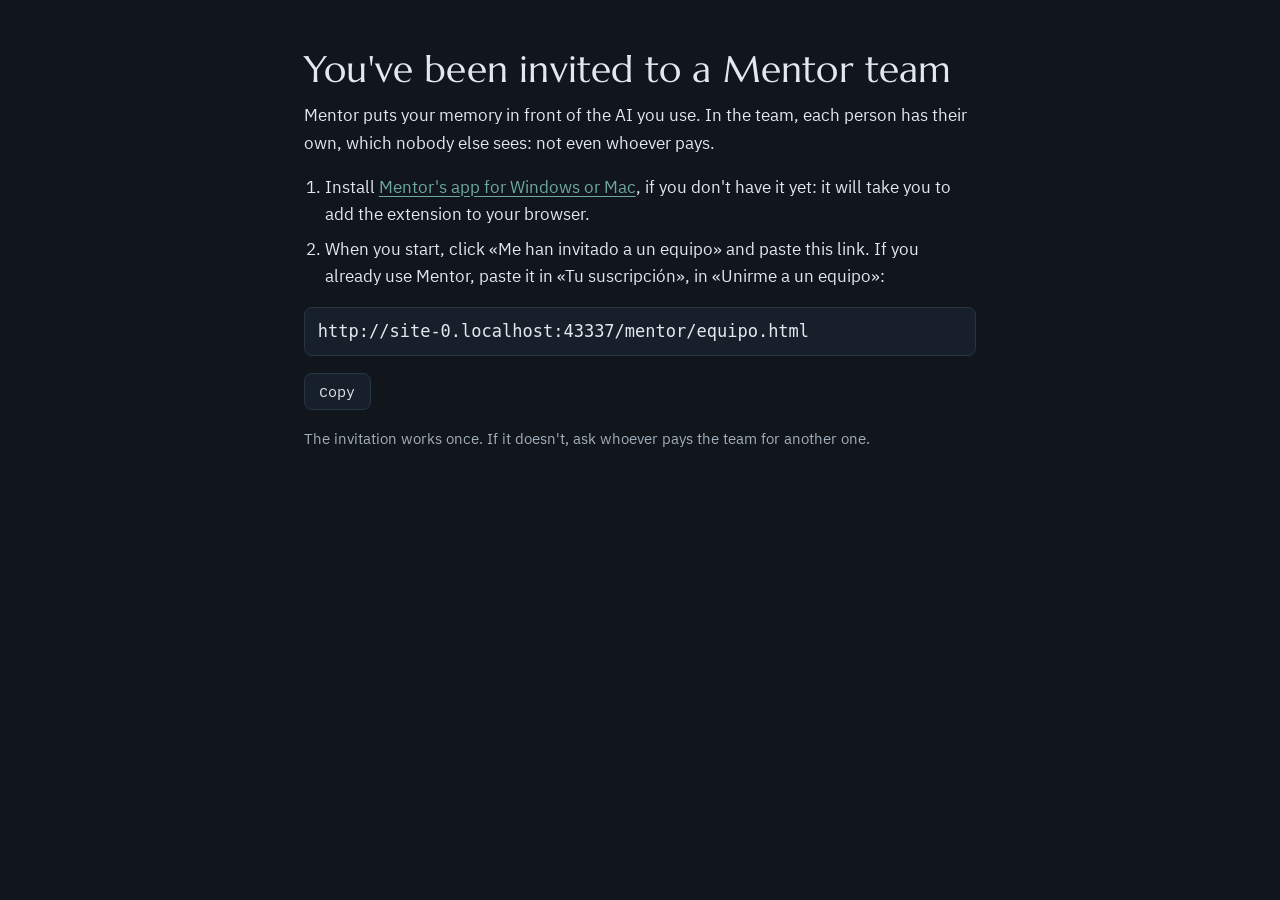
<file: mentor/equipo.html>
<!doctype html>
<html lang="es">
<head>
  <meta charset="utf-8">
  <meta name="viewport" content="width=device-width, initial-scale=1">
  <title>Mentor · Una invitación a un equipo</title>
  <link rel="icon" href="icono.svg" type="image/svg+xml">
  <link rel="stylesheet" href="/fuentes/letras.css">
  <link rel="stylesheet" href="mentor.css">
  <style>
    /* Los colores, los de Mentor (mentor.css, de marca/aspecto.json), con los nombres de esta página. */
    :root { --paper: var(--papel); --card: var(--superficie); --ink: var(--tinta); --ink-soft: var(--tinta-suave); --rule: var(--linea); --accent: var(--acento); }
    body { margin: 0; background: var(--paper); color: var(--ink); font: 1.0625rem/1.6 "IBM Plex Sans", "Segoe UI", system-ui, sans-serif; }
    main { max-width: 44rem; margin: 0 auto; padding: 3rem 1rem 4rem; }
    h1 { font: 400 2.3rem/1.15 "Marcellus", Optima, Candara, Georgia, serif; margin: 0 0 .75rem; }
    ol { padding-left: 1.3rem; }
    li { margin: .5rem 0; }
    pre { background: var(--card); border: 1px solid var(--rule); border-radius: .5rem; padding: .6rem .8rem; white-space: pre-wrap; word-break: break-all; }
    button { font: .95rem/1.6 "IBM Plex Mono", ui-monospace, "SFMono-Regular", Menlo, monospace; padding: .35rem .9rem; border-radius: .5rem; border: 1px solid var(--rule); background: var(--card); color: var(--ink); cursor: pointer; }
    a { color: var(--accent); }
    .nota { color: var(--ink-soft); font-size: .95rem; }
  </style>
</head>
<body>
  <main>
    <h1 data-t="titulo">Te han invitado a un equipo de Mentor</h1>
    <p data-t="lead">Mentor pone tu memoria delante de la IA que uses. En el equipo, cada persona tiene la suya, que nadie más ve: tampoco quien paga.</p>
    <ol>
      <li data-t="paso1">Instala <a href="https://descargas.radamant.eu/mentor/">la app de Mentor para Windows o Mac</a>, si todavía no la tienes: ella te lleva a poner la extensión en tu navegador.</li>
      <li data-t="paso2">Al empezar, pulsa «Me han invitado a un equipo» y pega este enlace. Si ya usas Mentor, pégalo en «Tu suscripción», en «Unirme a un equipo»:</li>
    </ol>
    <pre id="enlace"></pre>
    <p><button id="copiar" data-t="copiar">Copiar</button></p>
    <p class="nota" data-t="nota">La invitación vale una vez. Si no funciona, pide otra a quien paga el equipo.</p>
  </main>
  <script>
    const ingles = !(navigator.language || "es").toLowerCase().startsWith("es");
    const EN = {
      titulo: "You've been invited to a Mentor team",
      lead: "Mentor puts your memory in front of the AI you use. In the team, each person has their own, which nobody else sees: not even whoever pays.",
      paso1: "Install <a href=\"https://descargas.radamant.eu/mentor/\">Mentor's app for Windows or Mac</a>, if you don't have it yet: it will take you to add the extension to your browser.",
      paso2: "When you start, click «Me han invitado a un equipo» and paste this link. If you already use Mentor, paste it in «Tu suscripción», in «Unirme a un equipo»:",
      copiar: "Copy",
      nota: "The invitation works once. If it doesn't, ask whoever pays the team for another one.",
    };
    if (ingles) {
      document.documentElement.lang = "en";
      for (const n of document.querySelectorAll("[data-t]")) if (EN[n.dataset.t]) n.innerHTML = EN[n.dataset.t];
    }
    // El token va detrás de «#»: el navegador no lo manda a ningún servidor.
    document.getElementById("enlace").textContent = location.href;
    document.getElementById("copiar").addEventListener("click", () => navigator.clipboard.writeText(location.href));
  </script>
</body>
</html>
</file>
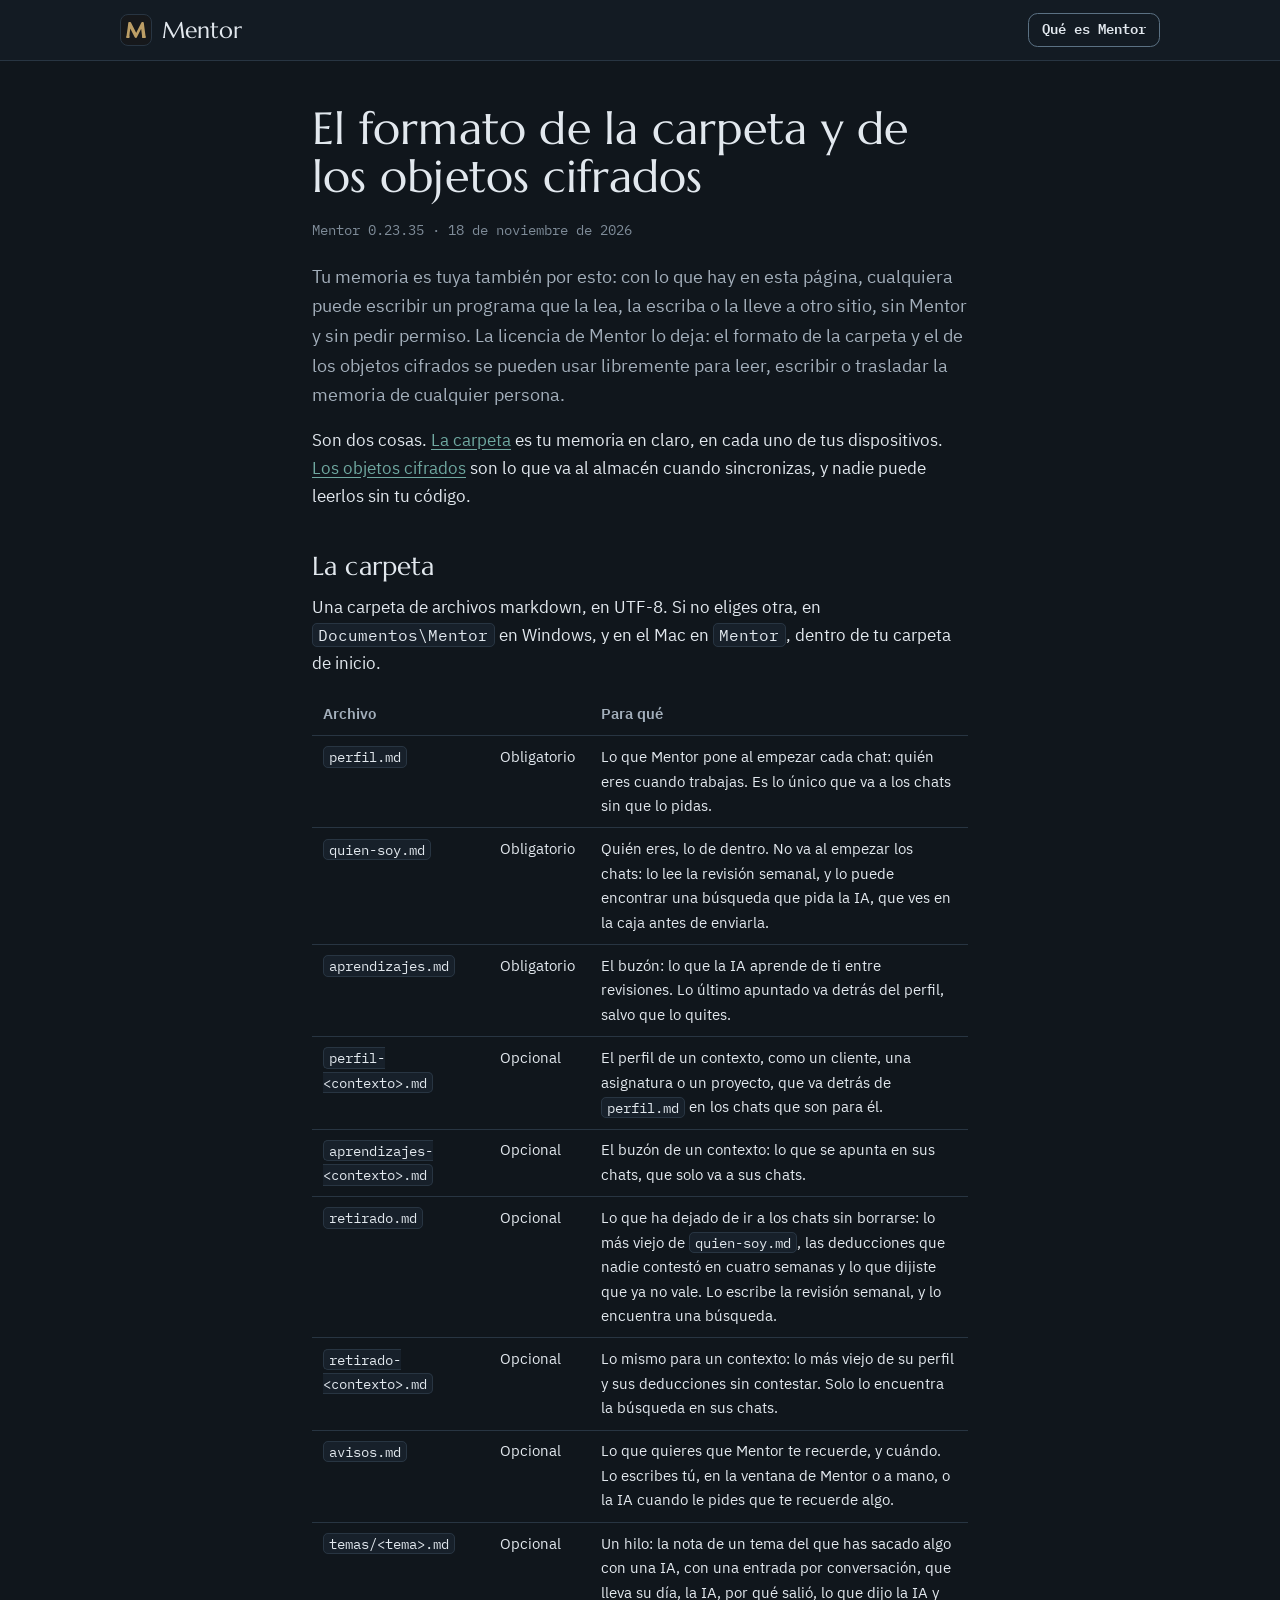
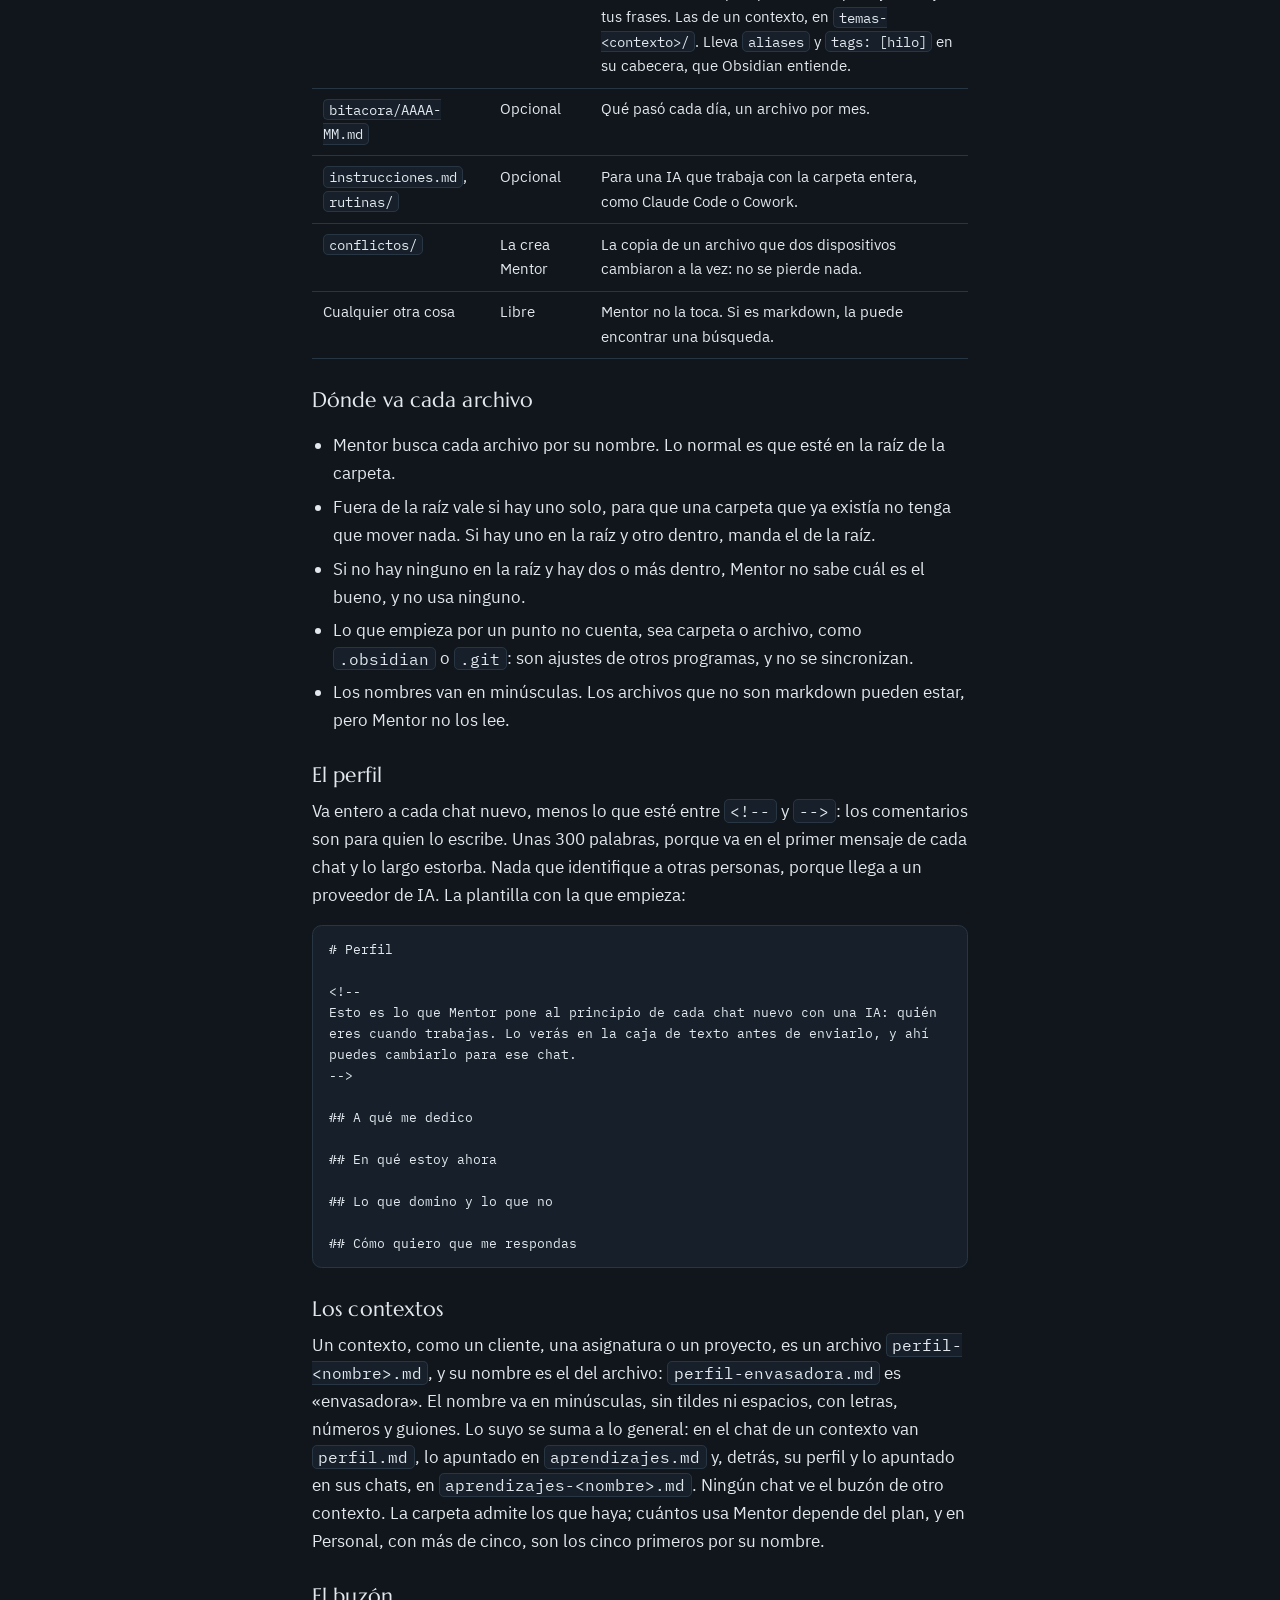
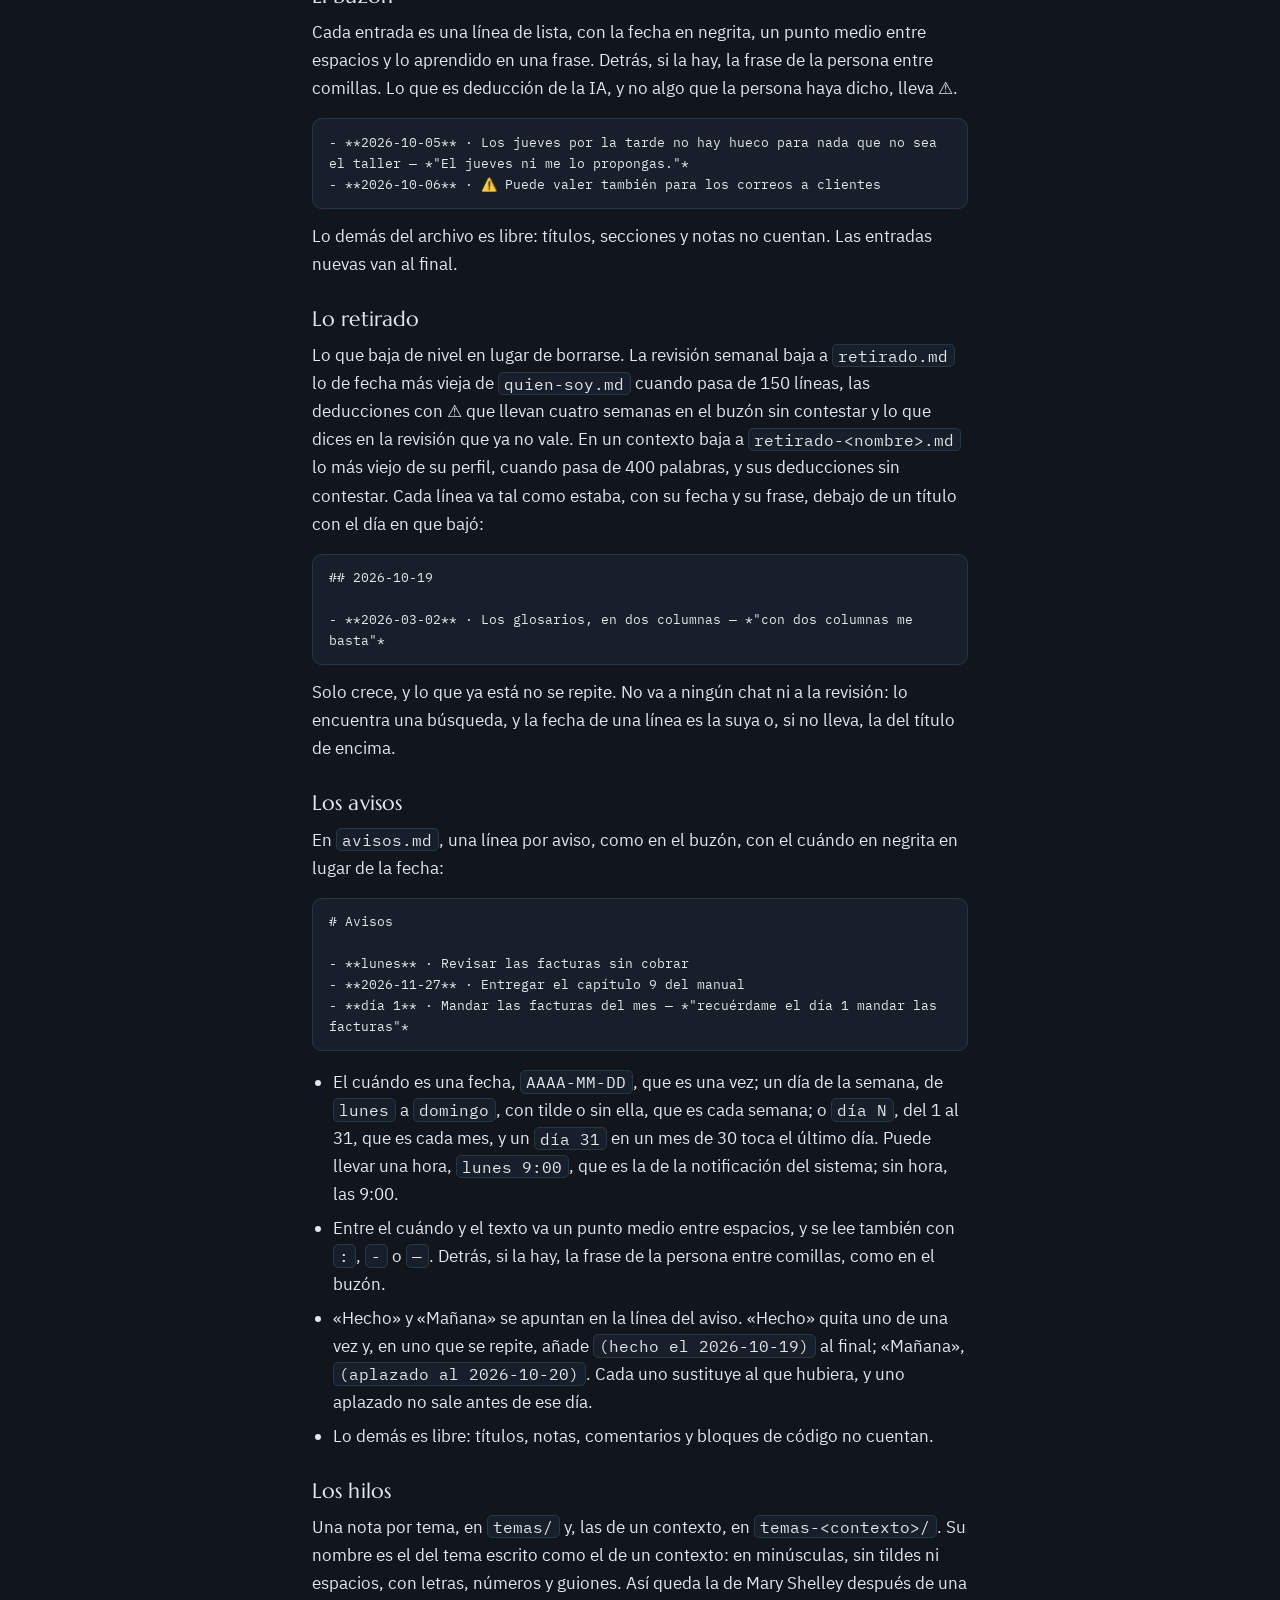
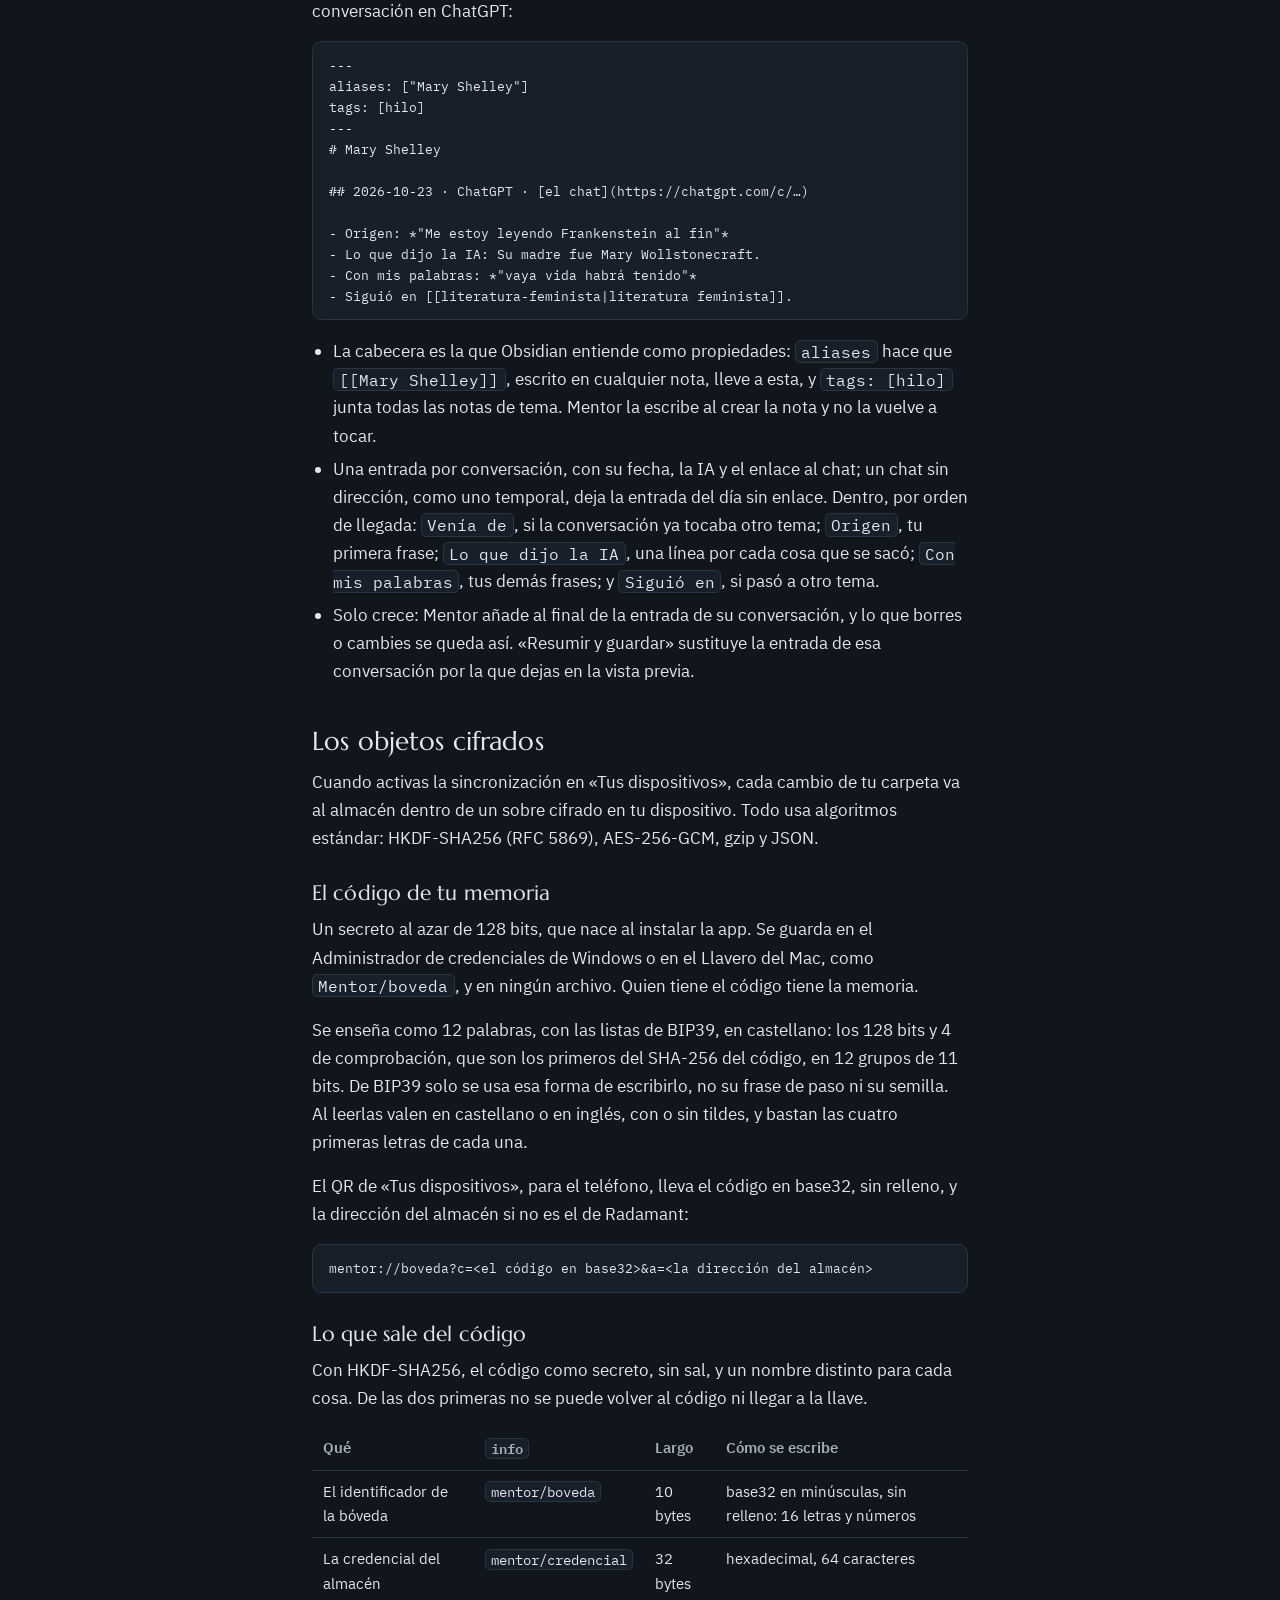
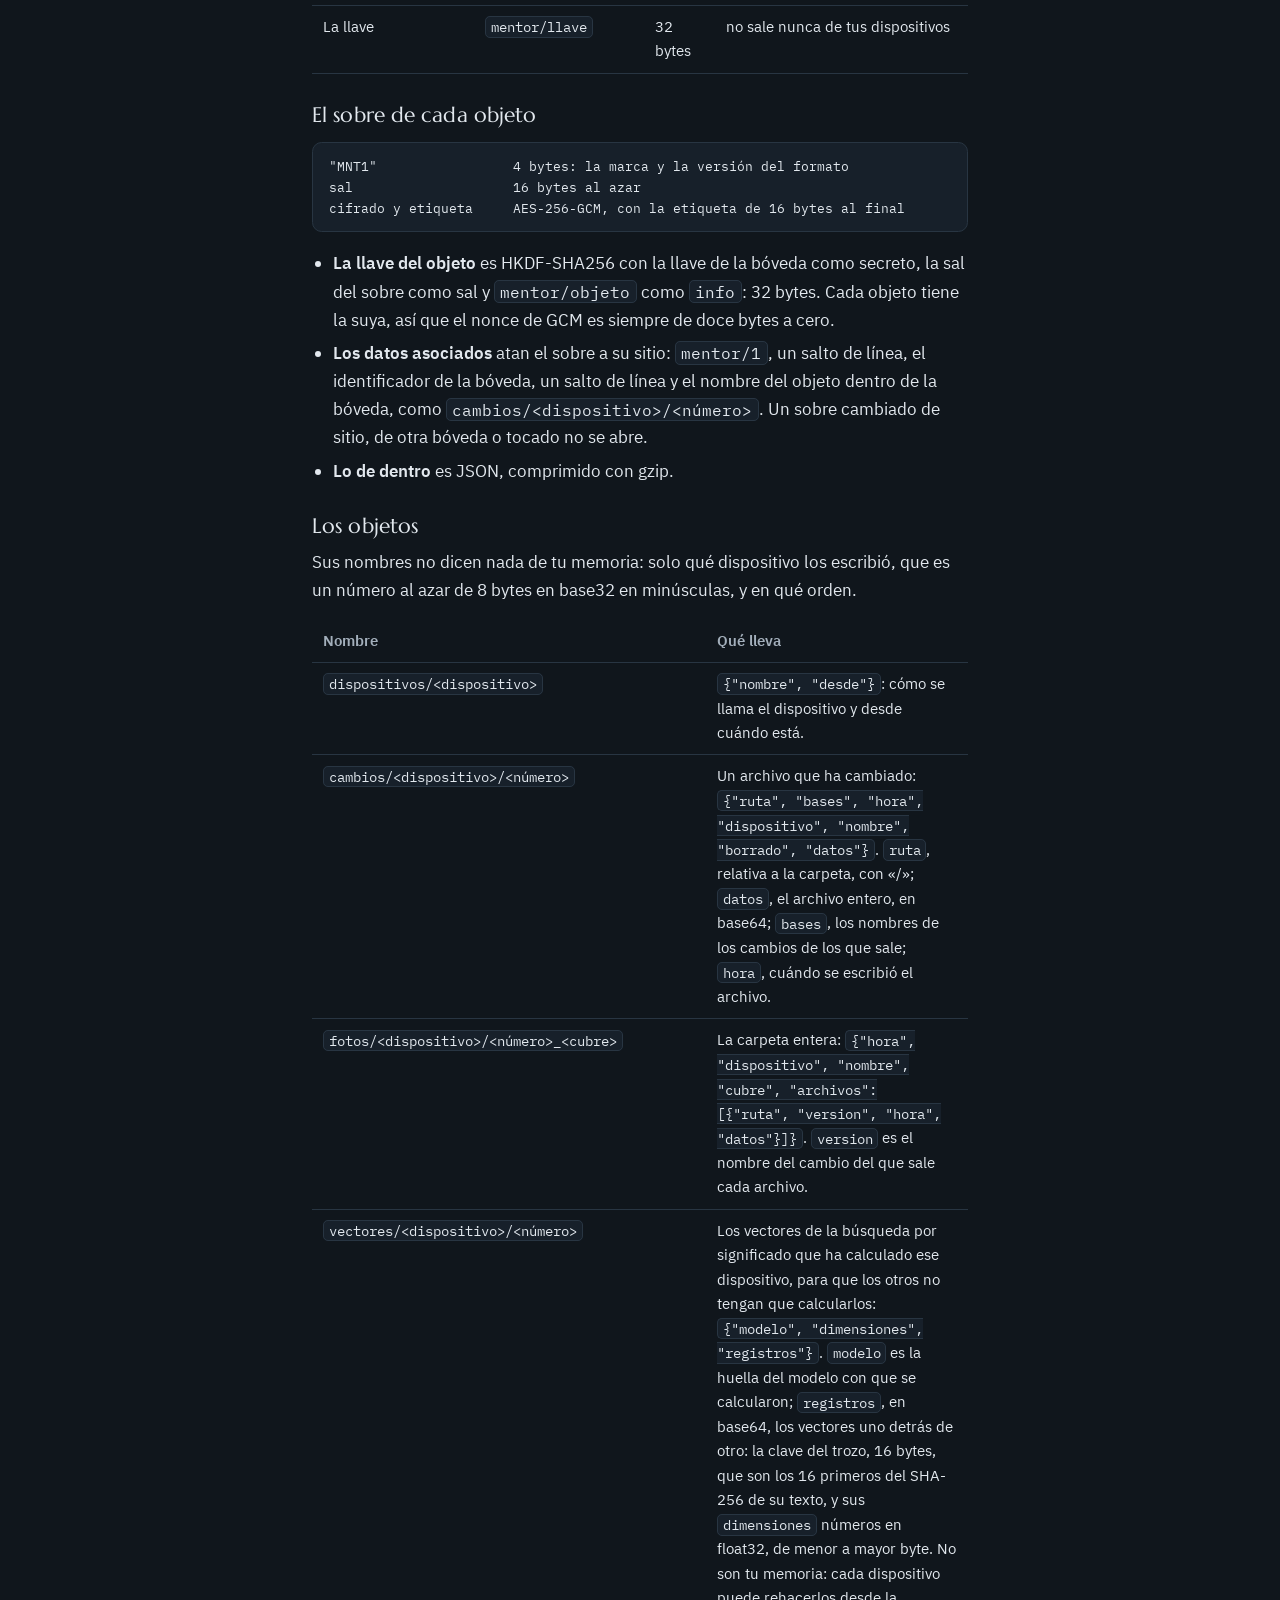
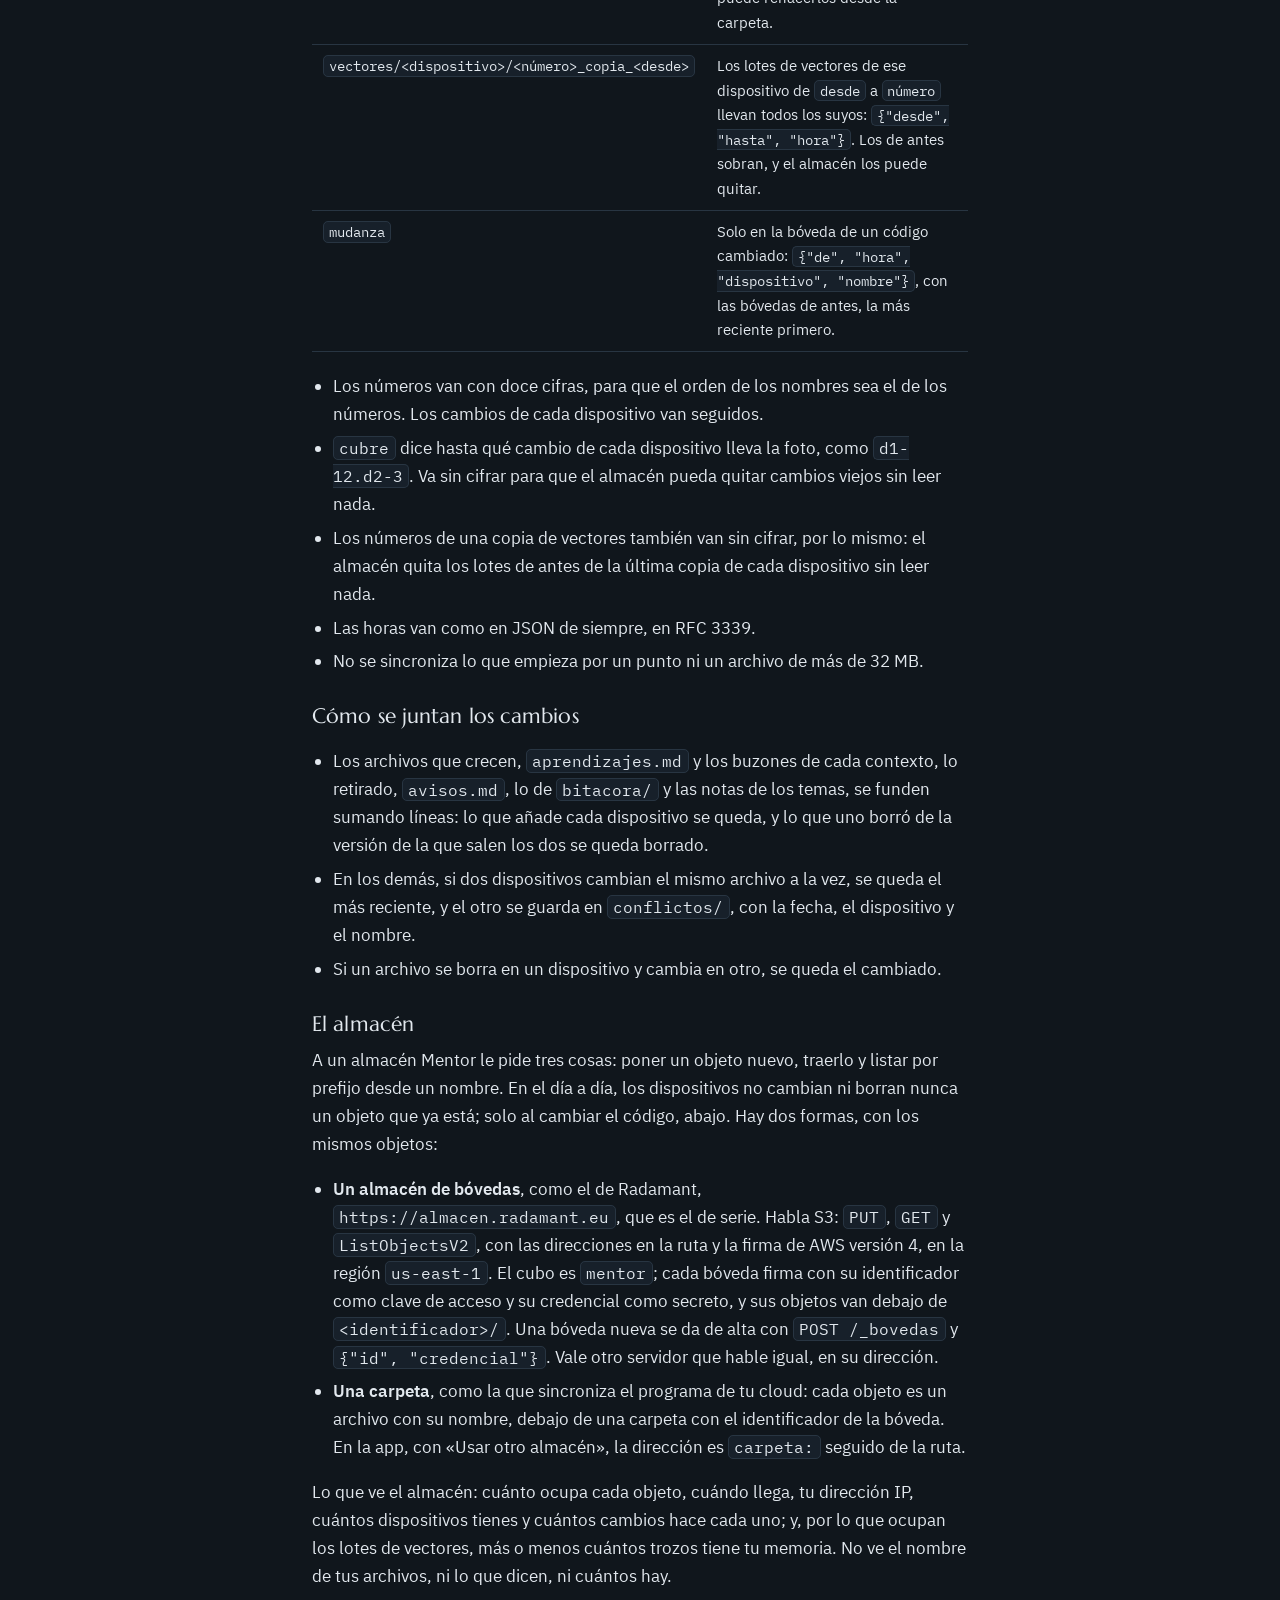
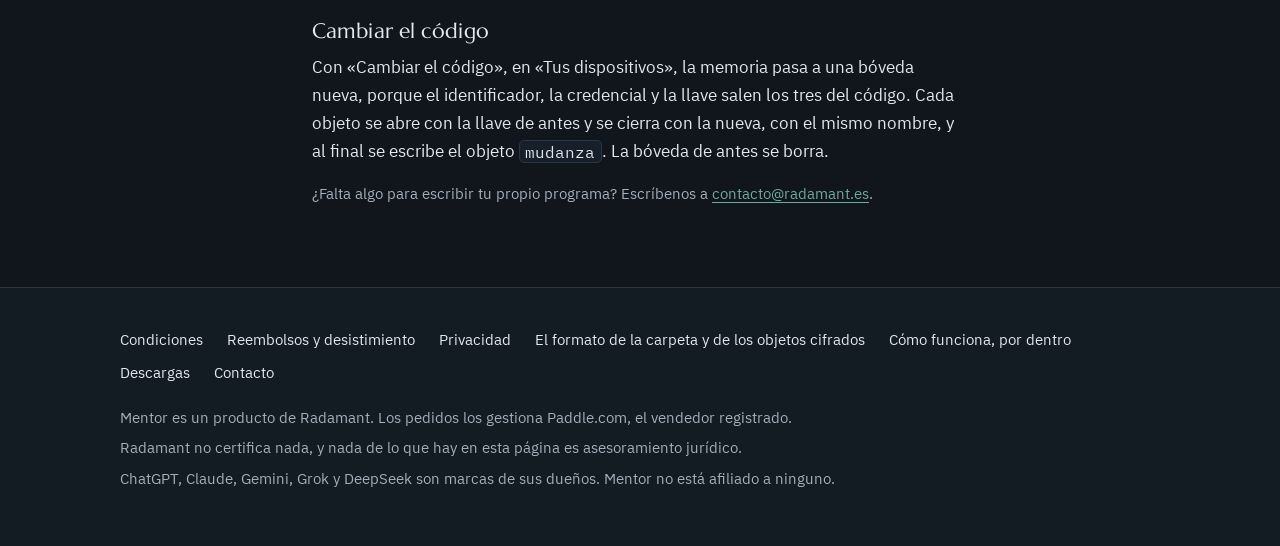
<file: mentor/formato.html>
<!doctype html>
<html lang="es">
<head>
  <meta charset="utf-8">
  <meta name="viewport" content="width=device-width, initial-scale=1">
  <title>El formato de la carpeta y de los objetos cifrados · Mentor</title>
  <meta name="description" content="Cómo es por dentro la memoria de Mentor: los archivos de la carpeta y los objetos cifrados que guarda el almacén, para que cualquiera pueda leerla, escribirla o llevársela con otro programa.">
  <link rel="icon" href="icono.svg" type="image/svg+xml">
  <link rel="stylesheet" href="/fuentes/letras.css">
  <link rel="stylesheet" href="mentor.css">
</head>
<body>
  <header class="cabecera">
    <div class="contenedor">
      <a class="marca" href="./"><span class="sello"><img src="marca.svg" alt="" width="21" height="16"></span><span class="nombre">Mentor</span></a>
      <a class="boton pequeno" href="./">Qué es Mentor</a>
    </div>
  </header>

  <main class="documento">
    <div class="contenedor estrecho">
      <h1>El formato de la carpeta y de los objetos cifrados</h1>
      <p class="fecha">Mentor 0.23.35 · 18 de noviembre de 2026</p>
      <p class="entradilla">Tu memoria es tuya también por esto: con lo que hay en esta página, cualquiera puede escribir un programa que la lea, la escriba o la lleve a otro sitio, sin Mentor y sin pedir permiso. La licencia de Mentor lo deja: el formato de la carpeta y el de los objetos cifrados se pueden usar libremente para leer, escribir o trasladar la memoria de cualquier persona.</p>
      <p>Son dos cosas. <a href="#carpeta">La carpeta</a> es tu memoria en claro, en cada uno de tus dispositivos. <a href="#objetos">Los objetos cifrados</a> son lo que va al almacén cuando sincronizas, y nadie puede leerlos sin tu código.</p>

      <h2 id="carpeta">La carpeta</h2>
      <p>Una carpeta de archivos markdown, en UTF-8. Si no eliges otra, en <code>Documentos\Mentor</code> en Windows, y en el Mac en <code>Mentor</code>, dentro de tu carpeta de inicio.</p>
      <div class="tabla">
        <table>
          <thead><tr><th>Archivo</th><th></th><th>Para qué</th></tr></thead>
          <tbody>
            <tr><td><code>perfil.md</code></td><td>Obligatorio</td><td>Lo que Mentor pone al empezar cada chat: quién eres cuando trabajas. Es lo único que va a los chats sin que lo pidas.</td></tr>
            <tr><td><code>quien-soy.md</code></td><td>Obligatorio</td><td>Quién eres, lo de dentro. No va al empezar los chats: lo lee la revisión semanal, y lo puede encontrar una búsqueda que pida la IA, que ves en la caja antes de enviarla.</td></tr>
            <tr><td><code>aprendizajes.md</code></td><td>Obligatorio</td><td>El buzón: lo que la IA aprende de ti entre revisiones. Lo último apuntado va detrás del perfil, salvo que lo quites.</td></tr>
            <tr><td><code>perfil-&lt;contexto&gt;.md</code></td><td>Opcional</td><td>El perfil de un contexto, como un cliente, una asignatura o un proyecto, que va detrás de <code>perfil.md</code> en los chats que son para él.</td></tr>
            <tr><td><code>aprendizajes-&lt;contexto&gt;.md</code></td><td>Opcional</td><td>El buzón de un contexto: lo que se apunta en sus chats, que solo va a sus chats.</td></tr>
            <tr><td><code>retirado.md</code></td><td>Opcional</td><td>Lo que ha dejado de ir a los chats sin borrarse: lo más viejo de <code>quien-soy.md</code>, las deducciones que nadie contestó en cuatro semanas y lo que dijiste que ya no vale. Lo escribe la revisión semanal, y lo encuentra una búsqueda.</td></tr>
            <tr><td><code>retirado-&lt;contexto&gt;.md</code></td><td>Opcional</td><td>Lo mismo para un contexto: lo más viejo de su perfil y sus deducciones sin contestar. Solo lo encuentra la búsqueda en sus chats.</td></tr>
            <tr><td><code>avisos.md</code></td><td>Opcional</td><td>Lo que quieres que Mentor te recuerde, y cuándo. Lo escribes tú, en la ventana de Mentor o a mano, o la IA cuando le pides que te recuerde algo.</td></tr>
            <tr><td><code>temas/&lt;tema&gt;.md</code></td><td>Opcional</td><td>Un hilo: la nota de un tema del que has sacado algo con una IA, con una entrada por conversación, que lleva su día, la IA, por qué salió, lo que dijo la IA y tus frases. Las de un contexto, en <code>temas-&lt;contexto&gt;/</code>. Lleva <code>aliases</code> y <code>tags: [hilo]</code> en su cabecera, que Obsidian entiende.</td></tr>
            <tr><td><code>bitacora/AAAA-MM.md</code></td><td>Opcional</td><td>Qué pasó cada día, un archivo por mes.</td></tr>
            <tr><td><code>instrucciones.md</code>, <code>rutinas/</code></td><td>Opcional</td><td>Para una IA que trabaja con la carpeta entera, como Claude Code o Cowork.</td></tr>
            <tr><td><code>conflictos/</code></td><td>La crea Mentor</td><td>La copia de un archivo que dos dispositivos cambiaron a la vez: no se pierde nada.</td></tr>
            <tr><td>Cualquier otra cosa</td><td>Libre</td><td>Mentor no la toca. Si es markdown, la puede encontrar una búsqueda.</td></tr>
          </tbody>
        </table>
      </div>

      <h3>Dónde va cada archivo</h3>
      <ul>
        <li>Mentor busca cada archivo por su nombre. Lo normal es que esté en la raíz de la carpeta.</li>
        <li>Fuera de la raíz vale si hay uno solo, para que una carpeta que ya existía no tenga que mover nada. Si hay uno en la raíz y otro dentro, manda el de la raíz.</li>
        <li>Si no hay ninguno en la raíz y hay dos o más dentro, Mentor no sabe cuál es el bueno, y no usa ninguno.</li>
        <li>Lo que empieza por un punto no cuenta, sea carpeta o archivo, como <code>.obsidian</code> o <code>.git</code>: son ajustes de otros programas, y no se sincronizan.</li>
        <li>Los nombres van en minúsculas. Los archivos que no son markdown pueden estar, pero Mentor no los lee.</li>
      </ul>

      <h3>El perfil</h3>
      <p>Va entero a cada chat nuevo, menos lo que esté entre <code>&lt;!--</code> y <code>--&gt;</code>: los comentarios son para quien lo escribe. Unas 300 palabras, porque va en el primer mensaje de cada chat y lo largo estorba. Nada que identifique a otras personas, porque llega a un proveedor de IA. La plantilla con la que empieza:</p>
<pre class="bloque"># Perfil

&lt;!--
Esto es lo que Mentor pone al principio de cada chat nuevo con una IA: quién eres cuando trabajas. Lo verás en la caja de texto antes de enviarlo, y ahí puedes cambiarlo para ese chat.
--&gt;

## A qué me dedico

## En qué estoy ahora

## Lo que domino y lo que no

## Cómo quiero que me respondas</pre>

      <h3>Los contextos</h3>
      <p>Un contexto, como un cliente, una asignatura o un proyecto, es un archivo <code>perfil-&lt;nombre&gt;.md</code>, y su nombre es el del archivo: <code>perfil-envasadora.md</code> es «envasadora». El nombre va en minúsculas, sin tildes ni espacios, con letras, números y guiones. Lo suyo se suma a lo general: en el chat de un contexto van <code>perfil.md</code>, lo apuntado en <code>aprendizajes.md</code> y, detrás, su perfil y lo apuntado en sus chats, en <code>aprendizajes-&lt;nombre&gt;.md</code>. Ningún chat ve el buzón de otro contexto. La carpeta admite los que haya; cuántos usa Mentor depende del plan, y en Personal, con más de cinco, son los cinco primeros por su nombre.</p>

      <h3>El buzón</h3>
      <p>Cada entrada es una línea de lista, con la fecha en negrita, un punto medio entre espacios y lo aprendido en una frase. Detrás, si la hay, la frase de la persona entre comillas. Lo que es deducción de la IA, y no algo que la persona haya dicho, lleva ⚠️.</p>
<pre class="bloque">- **2026-10-05** · Los jueves por la tarde no hay hueco para nada que no sea el taller — *"El jueves ni me lo propongas."*
- **2026-10-06** · ⚠️ Puede valer también para los correos a clientes</pre>
      <p>Lo demás del archivo es libre: títulos, secciones y notas no cuentan. Las entradas nuevas van al final.</p>

      <h3>Lo retirado</h3>
      <p>Lo que baja de nivel en lugar de borrarse. La revisión semanal baja a <code>retirado.md</code> lo de fecha más vieja de <code>quien-soy.md</code> cuando pasa de 150 líneas, las deducciones con ⚠️ que llevan cuatro semanas en el buzón sin contestar y lo que dices en la revisión que ya no vale. En un contexto baja a <code>retirado-&lt;nombre&gt;.md</code> lo más viejo de su perfil, cuando pasa de 400 palabras, y sus deducciones sin contestar. Cada línea va tal como estaba, con su fecha y su frase, debajo de un título con el día en que bajó:</p>
<pre class="bloque">## 2026-10-19

- **2026-03-02** · Los glosarios, en dos columnas — *"con dos columnas me basta"*</pre>
      <p>Solo crece, y lo que ya está no se repite. No va a ningún chat ni a la revisión: lo encuentra una búsqueda, y la fecha de una línea es la suya o, si no lleva, la del título de encima.</p>

      <h3>Los avisos</h3>
      <p>En <code>avisos.md</code>, una línea por aviso, como en el buzón, con el cuándo en negrita en lugar de la fecha:</p>
<pre class="bloque"># Avisos

- **lunes** · Revisar las facturas sin cobrar
- **2026-11-27** · Entregar el capítulo 9 del manual
- **día 1** · Mandar las facturas del mes — *"recuérdame el día 1 mandar las facturas"*</pre>
      <ul>
        <li>El cuándo es una fecha, <code>AAAA-MM-DD</code>, que es una vez; un día de la semana, de <code>lunes</code> a <code>domingo</code>, con tilde o sin ella, que es cada semana; o <code>día N</code>, del 1 al 31, que es cada mes, y un <code>día 31</code> en un mes de 30 toca el último día. Puede llevar una hora, <code>lunes 9:00</code>, que es la de la notificación del sistema; sin hora, las 9:00.</li>
        <li>Entre el cuándo y el texto va un punto medio entre espacios, y se lee también con <code>:</code>, <code>-</code> o <code>—</code>. Detrás, si la hay, la frase de la persona entre comillas, como en el buzón.</li>
        <li>«Hecho» y «Mañana» se apuntan en la línea del aviso. «Hecho» quita uno de una vez y, en uno que se repite, añade <code>(hecho el 2026-10-19)</code> al final; «Mañana», <code>(aplazado al 2026-10-20)</code>. Cada uno sustituye al que hubiera, y uno aplazado no sale antes de ese día.</li>
        <li>Lo demás es libre: títulos, notas, comentarios y bloques de código no cuentan.</li>
      </ul>

      <h3>Los hilos</h3>
      <p>Una nota por tema, en <code>temas/</code> y, las de un contexto, en <code>temas-&lt;contexto&gt;/</code>. Su nombre es el del tema escrito como el de un contexto: en minúsculas, sin tildes ni espacios, con letras, números y guiones. Así queda la de Mary Shelley después de una conversación en ChatGPT:</p>
<pre class="bloque">---
aliases: ["Mary Shelley"]
tags: [hilo]
---
# Mary Shelley

## 2026-10-23 · ChatGPT · [el chat](https://chatgpt.com/c/…)

- Origen: *"Me estoy leyendo Frankenstein al fin"*
- Lo que dijo la IA: Su madre fue Mary Wollstonecraft.
- Con mis palabras: *"vaya vida habrá tenido"*
- Siguió en [[literatura-feminista|literatura feminista]].</pre>
      <ul>
        <li>La cabecera es la que Obsidian entiende como propiedades: <code>aliases</code> hace que <code>[[Mary Shelley]]</code>, escrito en cualquier nota, lleve a esta, y <code>tags: [hilo]</code> junta todas las notas de tema. Mentor la escribe al crear la nota y no la vuelve a tocar.</li>
        <li>Una entrada por conversación, con su fecha, la IA y el enlace al chat; un chat sin dirección, como uno temporal, deja la entrada del día sin enlace. Dentro, por orden de llegada: <code>Venía de</code>, si la conversación ya tocaba otro tema; <code>Origen</code>, tu primera frase; <code>Lo que dijo la IA</code>, una línea por cada cosa que se sacó; <code>Con mis palabras</code>, tus demás frases; y <code>Siguió en</code>, si pasó a otro tema.</li>
        <li>Solo crece: Mentor añade al final de la entrada de su conversación, y lo que borres o cambies se queda así. «Resumir y guardar» sustituye la entrada de esa conversación por la que dejas en la vista previa.</li>
      </ul>

      <h2 id="objetos">Los objetos cifrados</h2>
      <p>Cuando activas la sincronización en «Tus dispositivos», cada cambio de tu carpeta va al almacén dentro de un sobre cifrado en tu dispositivo. Todo usa algoritmos estándar: HKDF-SHA256 (RFC 5869), AES-256-GCM, gzip y JSON.</p>

      <h3>El código de tu memoria</h3>
      <p>Un secreto al azar de 128 bits, que nace al instalar la app. Se guarda en el Administrador de credenciales de Windows o en el Llavero del Mac, como <code>Mentor/boveda</code>, y en ningún archivo. Quien tiene el código tiene la memoria.</p>
      <p>Se enseña como 12 palabras, con las listas de BIP39, en castellano: los 128 bits y 4 de comprobación, que son los primeros del SHA-256 del código, en 12 grupos de 11 bits. De BIP39 solo se usa esa forma de escribirlo, no su frase de paso ni su semilla. Al leerlas valen en castellano o en inglés, con o sin tildes, y bastan las cuatro primeras letras de cada una.</p>
      <p>El QR de «Tus dispositivos», para el teléfono, lleva el código en base32, sin relleno, y la dirección del almacén si no es el de Radamant:</p>
<pre class="bloque">mentor://boveda?c=&lt;el código en base32&gt;&amp;a=&lt;la dirección del almacén&gt;</pre>

      <h3>Lo que sale del código</h3>
      <p>Con HKDF-SHA256, el código como secreto, sin sal, y un nombre distinto para cada cosa. De las dos primeras no se puede volver al código ni llegar a la llave.</p>
      <div class="tabla">
        <table>
          <thead><tr><th>Qué</th><th><code>info</code></th><th>Largo</th><th>Cómo se escribe</th></tr></thead>
          <tbody>
            <tr><td>El identificador de la bóveda</td><td><code>mentor/boveda</code></td><td>10 bytes</td><td>base32 en minúsculas, sin relleno: 16 letras y números</td></tr>
            <tr><td>La credencial del almacén</td><td><code>mentor/credencial</code></td><td>32 bytes</td><td>hexadecimal, 64 caracteres</td></tr>
            <tr><td>La llave</td><td><code>mentor/llave</code></td><td>32 bytes</td><td>no sale nunca de tus dispositivos</td></tr>
          </tbody>
        </table>
      </div>

      <h3>El sobre de cada objeto</h3>
<pre class="bloque">"MNT1"                 4 bytes: la marca y la versión del formato
sal                    16 bytes al azar
cifrado y etiqueta     AES-256-GCM, con la etiqueta de 16 bytes al final</pre>
      <ul>
        <li><strong>La llave del objeto</strong> es HKDF-SHA256 con la llave de la bóveda como secreto, la sal del sobre como sal y <code>mentor/objeto</code> como <code>info</code>: 32 bytes. Cada objeto tiene la suya, así que el nonce de GCM es siempre de doce bytes a cero.</li>
        <li><strong>Los datos asociados</strong> atan el sobre a su sitio: <code>mentor/1</code>, un salto de línea, el identificador de la bóveda, un salto de línea y el nombre del objeto dentro de la bóveda, como <code>cambios/&lt;dispositivo&gt;/&lt;número&gt;</code>. Un sobre cambiado de sitio, de otra bóveda o tocado no se abre.</li>
        <li><strong>Lo de dentro</strong> es JSON, comprimido con gzip.</li>
      </ul>

      <h3>Los objetos</h3>
      <p>Sus nombres no dicen nada de tu memoria: solo qué dispositivo los escribió, que es un número al azar de 8 bytes en base32 en minúsculas, y en qué orden.</p>
      <div class="tabla">
        <table>
          <thead><tr><th>Nombre</th><th>Qué lleva</th></tr></thead>
          <tbody>
            <tr><td><code>dispositivos/&lt;dispositivo&gt;</code></td><td><code>{"nombre", "desde"}</code>: cómo se llama el dispositivo y desde cuándo está.</td></tr>
            <tr><td><code>cambios/&lt;dispositivo&gt;/&lt;número&gt;</code></td><td>Un archivo que ha cambiado: <code>{"ruta", "bases", "hora", "dispositivo", "nombre", "borrado", "datos"}</code>. <code>ruta</code>, relativa a la carpeta, con «/»; <code>datos</code>, el archivo entero, en base64; <code>bases</code>, los nombres de los cambios de los que sale; <code>hora</code>, cuándo se escribió el archivo.</td></tr>
            <tr><td><code>fotos/&lt;dispositivo&gt;/&lt;número&gt;_&lt;cubre&gt;</code></td><td>La carpeta entera: <code>{"hora", "dispositivo", "nombre", "cubre", "archivos": [{"ruta", "version", "hora", "datos"}]}</code>. <code>version</code> es el nombre del cambio del que sale cada archivo.</td></tr>
            <tr><td><code>vectores/&lt;dispositivo&gt;/&lt;número&gt;</code></td><td>Los vectores de la búsqueda por significado que ha calculado ese dispositivo, para que los otros no tengan que calcularlos: <code>{"modelo", "dimensiones", "registros"}</code>. <code>modelo</code> es la huella del modelo con que se calcularon; <code>registros</code>, en base64, los vectores uno detrás de otro: la clave del trozo, 16 bytes, que son los 16 primeros del SHA-256 de su texto, y sus <code>dimensiones</code> números en float32, de menor a mayor byte. No son tu memoria: cada dispositivo puede rehacerlos desde la carpeta.</td></tr>
            <tr><td><code>vectores/&lt;dispositivo&gt;/&lt;número&gt;_copia_&lt;desde&gt;</code></td><td>Los lotes de vectores de ese dispositivo de <code>desde</code> a <code>número</code> llevan todos los suyos: <code>{"desde", "hasta", "hora"}</code>. Los de antes sobran, y el almacén los puede quitar.</td></tr>
            <tr><td><code>mudanza</code></td><td>Solo en la bóveda de un código cambiado: <code>{"de", "hora", "dispositivo", "nombre"}</code>, con las bóvedas de antes, la más reciente primero.</td></tr>
          </tbody>
        </table>
      </div>
      <ul>
        <li>Los números van con doce cifras, para que el orden de los nombres sea el de los números. Los cambios de cada dispositivo van seguidos.</li>
        <li><code>cubre</code> dice hasta qué cambio de cada dispositivo lleva la foto, como <code>d1-12.d2-3</code>. Va sin cifrar para que el almacén pueda quitar cambios viejos sin leer nada.</li>
        <li>Los números de una copia de vectores también van sin cifrar, por lo mismo: el almacén quita los lotes de antes de la última copia de cada dispositivo sin leer nada.</li>
        <li>Las horas van como en JSON de siempre, en RFC 3339.</li>
        <li>No se sincroniza lo que empieza por un punto ni un archivo de más de 32 MB.</li>
      </ul>

      <h3>Cómo se juntan los cambios</h3>
      <ul>
        <li>Los archivos que crecen, <code>aprendizajes.md</code> y los buzones de cada contexto, lo retirado, <code>avisos.md</code>, lo de <code>bitacora/</code> y las notas de los temas, se funden sumando líneas: lo que añade cada dispositivo se queda, y lo que uno borró de la versión de la que salen los dos se queda borrado.</li>
        <li>En los demás, si dos dispositivos cambian el mismo archivo a la vez, se queda el más reciente, y el otro se guarda en <code>conflictos/</code>, con la fecha, el dispositivo y el nombre.</li>
        <li>Si un archivo se borra en un dispositivo y cambia en otro, se queda el cambiado.</li>
      </ul>

      <h3>El almacén</h3>
      <p>A un almacén Mentor le pide tres cosas: poner un objeto nuevo, traerlo y listar por prefijo desde un nombre. En el día a día, los dispositivos no cambian ni borran nunca un objeto que ya está; solo al cambiar el código, abajo. Hay dos formas, con los mismos objetos:</p>
      <ul>
        <li><strong>Un almacén de bóvedas</strong>, como el de Radamant, <code>https://almacen.radamant.eu</code>, que es el de serie. Habla S3: <code>PUT</code>, <code>GET</code> y <code>ListObjectsV2</code>, con las direcciones en la ruta y la firma de AWS versión 4, en la región <code>us-east-1</code>. El cubo es <code>mentor</code>; cada bóveda firma con su identificador como clave de acceso y su credencial como secreto, y sus objetos van debajo de <code>&lt;identificador&gt;/</code>. Una bóveda nueva se da de alta con <code>POST /_bovedas</code> y <code>{"id", "credencial"}</code>. Vale otro servidor que hable igual, en su dirección.</li>
        <li><strong>Una carpeta</strong>, como la que sincroniza el programa de tu cloud: cada objeto es un archivo con su nombre, debajo de una carpeta con el identificador de la bóveda. En la app, con «Usar otro almacén», la dirección es <code>carpeta:</code> seguido de la ruta.</li>
      </ul>
      <p>Lo que ve el almacén: cuánto ocupa cada objeto, cuándo llega, tu dirección IP, cuántos dispositivos tienes y cuántos cambios hace cada uno; y, por lo que ocupan los lotes de vectores, más o menos cuántos trozos tiene tu memoria. No ve el nombre de tus archivos, ni lo que dicen, ni cuántos hay.</p>

      <h3>Cambiar el código</h3>
      <p>Con «Cambiar el código», en «Tus dispositivos», la memoria pasa a una bóveda nueva, porque el identificador, la credencial y la llave salen los tres del código. Cada objeto se abre con la llave de antes y se cierra con la nueva, con el mismo nombre, y al final se escribe el objeto <code>mudanza</code>. La bóveda de antes se borra.</p>

      <p class="nota">¿Falta algo para escribir tu propio programa? Escríbenos a <a href="mailto:contacto@radamant.es">contacto@radamant.es</a>.</p>
    </div>
  </main>

<footer class="pie">
  <div class="contenedor">
    <nav aria-label="Lo legal y lo demás">
      <a href="condiciones.html">Condiciones</a>
      <a href="reembolsos.html">Reembolsos y desistimiento</a>
      <a href="privacidad.html">Privacidad</a>
      <a href="formato.html">El formato de la carpeta y de los objetos cifrados</a>
      <a href="como-funciona.html">Cómo funciona, por dentro</a>
      <a href="descargar.html">Descargas</a>
      <a href="mailto:contacto@radamant.es">Contacto</a>
    </nav>
    <p>Mentor es un producto de Radamant. Los pedidos los gestiona Paddle.com, el vendedor registrado.</p>
    <p>Radamant no certifica nada, y nada de lo que hay en esta página es asesoramiento jurídico.</p>
    <p>ChatGPT, Claude, Gemini, Grok y DeepSeek son marcas de sus dueños. Mentor no está afiliado a ninguno.</p>
  </div>
</footer>
</body>
</html>
</file>
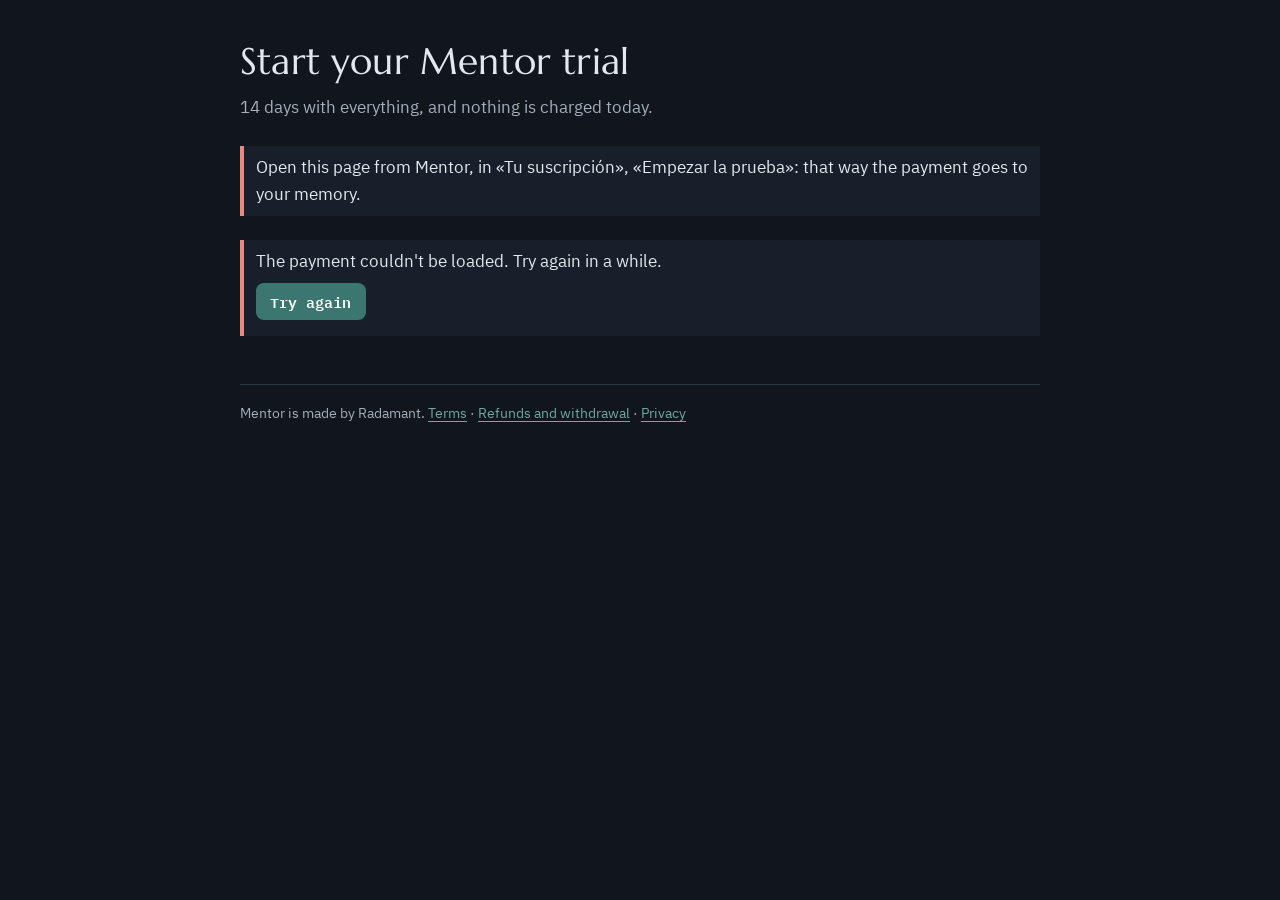
<file: mentor/pagar.html>
<!doctype html>
<html lang="es">
<head>
  <meta charset="utf-8">
  <meta name="viewport" content="width=device-width, initial-scale=1">
  <title>Mentor · Empieza tu prueba</title>
  <link rel="icon" href="icono.svg" type="image/svg+xml">
  <link rel="stylesheet" href="/fuentes/letras.css">
  <link rel="stylesheet" href="mentor.css">
  <style>
    /* Los colores, los de Mentor (mentor.css, de marca/aspecto.json), con los nombres de esta página. */
    :root { --paper: var(--papel); --card: var(--superficie); --ink: var(--tinta); --ink-soft: var(--tinta-suave); --rule: var(--linea); --accent: var(--acento); --ok: var(--maquina); --bad: var(--mal); }
    * { box-sizing: border-box; }
    body { margin: 0; background: var(--paper); color: var(--ink); font: 1.0625rem/1.6 "IBM Plex Sans", "Segoe UI", system-ui, sans-serif; }
    main { max-width: 52rem; margin: 0 auto; padding: 2.5rem 1rem 4rem; }
    h1 { font: 400 2.3rem/1.15 "Marcellus", Optima, Candara, Georgia, serif; margin: 0 0 .75rem; }
    h2 { font: 400 1.35rem/1.3 "Marcellus", Optima, Candara, Georgia, serif; margin: 0 0 .25rem; }
    .lead { color: var(--ink-soft); margin: 0 0 1.5rem; }
    .pruebas { border: 1px dashed var(--accent); padding: .5rem .75rem; border-radius: .5rem; margin: 0 0 1.5rem; }
    .cadencia { display: inline-flex; border: 1px solid var(--rule); border-radius: 999px; padding: .2rem; margin: 0 0 1.25rem; }
    .cadencia button { border: 0; background: none; color: var(--ink); padding: .35rem .9rem; border-radius: 999px; font: .95rem/1.6 "IBM Plex Mono", ui-monospace, "SFMono-Regular", Menlo, monospace; cursor: pointer; }
    .cadencia button[aria-pressed="true"] { background: var(--ink); color: var(--paper); }
    .planes { display: grid; grid-template-columns: repeat(auto-fit, minmax(14rem, 1fr)); gap: 1rem; }
    .plan { background: var(--card); border: 1px solid var(--rule); border-radius: .75rem; padding: 1.1rem; display: flex; flex-direction: column; gap: .5rem; }
    .plan[hidden] { display: none; }
    .precio { font: 400 1.7rem/1.2 "Marcellus", Optima, Candara, Georgia, serif; }
    .precio small { font: 400 .9rem/1.4 "IBM Plex Sans", "Segoe UI", sans-serif; color: var(--ink-soft); }
    .plan p { margin: 0; color: var(--ink-soft); font-size: .95rem; }
    .plan button.elegir { margin-top: auto; border: 0; border-radius: .5rem; background: var(--boton); color: var(--sobre-boton); padding: .6rem .9rem; font: 600 .95rem/1.2 "IBM Plex Mono", ui-monospace, "SFMono-Regular", Menlo, monospace; cursor: pointer; }
    .plan label { font-size: .95rem; }
    .plan input { width: 5rem; font: inherit; padding: .2rem .4rem; }
    .antes { background: var(--card); border: 1px solid var(--rule); border-radius: .75rem; padding: 1rem 1.1rem; margin: 1.5rem 0 0; }
    .antes ul { margin: .25rem 0 0; padding-left: 1.2rem; }
    .acepto { margin: .75rem 0 0; }
    .acepto input { width: auto; margin-right: .4rem; }
    .aviso { border-left: 4px solid var(--bad); padding: .5rem .75rem; background: var(--card); margin: 0 0 1.5rem; }
    .hecho { border-left: 4px solid var(--ok); padding: .75rem 1rem; background: var(--card); margin: 1.5rem 0 0; }
    .nota { color: var(--ink-soft); font-size: .9rem; }
    .aviso p { margin: 0 0 .5rem; }
    button.boton { border: 0; border-radius: .5rem; background: var(--boton); color: var(--sobre-boton); padding: .6rem .9rem; font: 600 .95rem/1.2 "IBM Plex Mono", ui-monospace, "SFMono-Regular", Menlo, monospace; cursor: pointer; }
    a { color: var(--accent); }
    footer { margin-top: 3rem; border-top: 1px solid var(--rule); padding-top: 1rem; color: var(--ink-soft); font-size: .9rem; }
  </style>
</head>
<body>
  <main>
    <div id="modoPrueba">
      <h1 data-t="titulo">Empieza tu prueba de Mentor</h1>
      <p class="lead" data-t="lead">14 días con todo, y hoy no se cobra nada.</p>
    </div>
    <div id="modoPago" hidden>
      <h1 data-t="tituloPago">Tu pago de Mentor</h1>
      <p class="lead" data-t="leadPago">Paddle abre aquí tu pago pendiente, o el cambio de tu tarjeta.</p>
      <p><button type="button" id="abrirPago" class="boton" disabled data-t="abrirPago">Abrir el pago</button></p>
    </div>
    <p id="pruebas" class="pruebas" hidden data-t="pruebas">Esta es la cuenta de pruebas de Paddle: no se cobra nada de verdad. Para probar, la tarjeta 4242 4242 4242 4242, con cualquier fecha futura y cualquier código.</p>
    <p id="sinBoveda" class="aviso" hidden data-t="sinBoveda">Abre esta página desde Mentor, en «Tu suscripción», «Empezar la prueba»: así el pago va a tu memoria.</p>
    <div id="sinPago" class="aviso" hidden>
      <p data-t="sinPago">No se ha podido cargar el pago. Vuelve a intentarlo en un rato.</p>
      <p><button type="button" id="otraVez" class="boton" data-t="otraVez">Probar otra vez</button></p>
    </div>

    <div id="eleccion">
      <div class="cadencia" role="group" aria-label="Cadencia">
        <button type="button" id="anual" aria-pressed="true" data-t="anual">Anual</button>
        <button type="button" id="mensual" aria-pressed="false" data-t="mensual">Mes a mes</button>
      </div>

      <div class="planes">
        <section class="plan" id="planFundador" hidden>
          <h2 data-t="fundador">Personal, precio de fundador</h2>
          <div class="precio"><span data-importe="fundador-año"></span> <small data-t="alAño">al año</small></div>
          <p data-t="fundadorTexto">Todo lo de Personal, para los 500 primeros, y para siempre mientras no te des de baja.</p>
          <button class="elegir" data-plan="fundador-año" data-t="elegir" disabled>Empezar la prueba</button>
        </section>
        <section class="plan">
          <h2>Personal</h2>
          <div class="precio"><span data-importe="personal"></span> <small data-cadencia></small></div>
          <p data-t="personalTexto">Mentor en ChatGPT, Claude, Gemini, Grok, DeepSeek y tus programas de IA, con lo apuntado viajando entre ellas, tu memoria sincronizada entre tus dispositivos y hasta cinco contextos, como un cliente, una asignatura o un proyecto.</p>
          <button class="elegir" data-plan="personal" data-t="elegir" disabled>Empezar la prueba</button>
        </section>
        <section class="plan">
          <h2>Profesional</h2>
          <div class="precio"><span data-importe="profesional"></span> <small data-cadencia></small></div>
          <p data-t="profesionalTexto">Todo lo de Personal, los contextos sin límite y el contrato de encargo del tratamiento, con la factura a tu nombre.</p>
          <button class="elegir" data-plan="profesional" data-t="elegir" disabled>Empezar la prueba</button>
        </section>
        <section class="plan">
          <h2>Equipos</h2>
          <div class="precio"><span data-importe="equipos"></span> <small data-t="porPlaza">por plaza y mes, más IVA</small></div>
          <p data-t="equiposTexto">Profesional para cada persona, cada una con su memoria, que nadie más ve. Las plazas se llevan desde Mentor, con una factura y el contrato con la empresa.</p>
          <label><span data-t="plazas">Plazas</span> <input id="plazas" type="number" min="3" max="100" value="3"></label>
          <button class="elegir" data-plan="equipos" data-t="elegir" disabled>Empezar la prueba</button>
        </section>
      </div>

      <div class="antes">
        <strong data-t="antesTitulo">Antes de poner la tarjeta</strong>
        <ul>
          <li data-t="antes1">Hoy no se cobra nada. La prueba dura 14 días, hasta el <span data-fin></span>.</li>
          <li data-t="antes2">El <span data-cobro></span> se cobra el plan que elijas, y después cada mes o cada año, salvo que te des de baja antes.</li>
          <li data-t="antes3">Te das de baja con un clic, en Mentor, en «Tu suscripción», sin escribir a nadie. Mentor te avisa tres días antes del primer cobro, y Paddle te manda un correo antes de que acabe la prueba.</li>
          <li data-t="antes4">Si te das de baja, Mentor deja de ponerse en tus chats al acabar la prueba o lo pagado. Tu carpeta sigue siendo tuya, entera, en cada dispositivo; la copia cifrada del almacén de Radamant se borra a los 30 días.</li>
          <li data-t="antes5">Cobra Paddle, en nombre de Radamant, y guarda tu correo y tu tarjeta. Radamant no ve nunca tu tarjeta ni tu memoria.</li>
        </ul>
        <p class="acepto"><label><input type="checkbox" id="acepto" data-condiciones="2026-11-02"><span data-t="acepto">He leído y acepto las <a href="condiciones.html" target="_blank">condiciones de Mentor</a>, con <a href="reembolsos.html" target="_blank">los reembolsos y el desistimiento</a>, y, si contrato Profesional o Equipos, el <a href="encargo.html" target="_blank">contrato de encargo del tratamiento</a>.</span></label></p>
        <p id="faltaAceptar" class="aviso" hidden data-t="faltaAceptar">Para empezar la prueba, marca antes que aceptas las condiciones.</p>
        <p class="nota" data-t="moneda">Los precios en euros llevan el IVA incluido, salvo Equipos. Fuera de la Unión Europea, las mismas cifras en dólares, y los impuestos según tu país. El importe exacto, antes de pagar, en la ventana de Paddle.</p>
      </div>
    </div>

    <div id="hecho" class="hecho" hidden>
      <strong data-t="hechoTitulo">Listo: estás en la prueba.</strong>
      <p data-t="hechoTexto">Vuelve a la ventana de Mentor, en la barra de tareas: sigue sola con tu código y tu primera conversación. Si la has cerrado, ábrela con «Mentor», en el menú Inicio. Esta pestaña ya puedes cerrarla.</p>
    </div>
    <div id="hechoPago" class="hecho" hidden>
      <strong data-t="hechoPagoTitulo">Listo.</strong>
      <p data-t="hechoPagoTexto">Puedes cerrar esta pestaña: Paddle se lo dice a Mentor.</p>
    </div>

    <footer>
      <span data-t="pie">Mentor es de Radamant.</span> <a href="condiciones.html" data-t="condiciones">Condiciones</a> · <a href="reembolsos.html" data-t="reembolsos">Reembolsos y desistimiento</a> · <a href="privacidad.html" data-t="privacidad">Privacidad</a>
    </footer>
  </main>

  <script src="https://cdn.paddle.com/paddle/v2/paddle.js"></script>
  <script>
    // La página de pago de Mentor (M8b). La abre el panel de Mentor, desde
    // «Tu suscripción», con el identificador de la memoria en la dirección:
    // va a Paddle como custom_data, y Paddle se lo dice a Radamant en sus
    // avisos. Ni la página ni Radamant ven la tarjeta.
    //
    // Es también el enlace de pago por defecto de Paddle (M11): Paddle manda
    // aquí, con ?_ptxn=<transacción>, el pago de una transacción pendiente,
    // como el cambio de la tarjeta tras un impago, también desde sus correos.
    // Entonces la página abre el pago de esa transacción con Paddle.js, que
    // es lo que dice su documentación, y no habla de la prueba.
    const ingles = !(navigator.language || "es").toLowerCase().startsWith("es");
    const EN = {
      titulo: "Start your Mentor trial",
      lead: "14 days with everything, and nothing is charged today.",
      tituloPago: "Your Mentor payment",
      leadPago: "Paddle opens your pending payment here, or the change of your card.",
      abrirPago: "Open the payment",
      pruebas: "This is Paddle's test account: nothing is really charged. To try it, card 4242 4242 4242 4242, any future date and any code.",
      sinBoveda: "Open this page from Mentor, in «Tu suscripción», «Empezar la prueba»: that way the payment goes to your memory.",
      sinPago: "The payment couldn't be loaded. Try again in a while.",
      otraVez: "Try again",
      anual: "Yearly", mensual: "Monthly",
      fundador: "Personal, founder price",
      alAño: "a year",
      fundadorTexto: "Everything in Personal, for the first 500, and forever while you don't cancel.",
      elegir: "Start the trial",
      personalTexto: "Mentor in ChatGPT, Claude, Gemini, Grok, DeepSeek and your AI programs, with what's noted travelling between them, your memory synced across your devices, and up to five contexts, such as a client, a course or a project.",
      profesionalTexto: "Everything in Personal, unlimited contexts, and the data processing agreement, invoiced to you.",
      porPlaza: "per seat a month, plus VAT",
      equiposTexto: "Profesional for each person, each with their own memory that nobody else sees. Seats are managed from Mentor, with one invoice and the agreement with the company.",
      plazas: "Seats",
      antesTitulo: "Before you enter your card",
      antes1: "Nothing is charged today. The trial lasts 14 days, until <span data-fin></span>.",
      antes2: "On <span data-cobro></span> the plan you choose is charged, and then every month or every year, unless you cancel before.",
      antes3: "You cancel with one click, in Mentor, in «Tu suscripción», without writing to anyone. Mentor warns you three days before the first charge, and Paddle emails you before the trial ends.",
      antes4: "If you cancel, Mentor stops appearing in your chats when the trial or the paid period ends. Your folder is still yours, whole, on every device; the encrypted copy in Radamant's storage is deleted after 30 days.",
      antes5: "Paddle charges on behalf of Radamant and keeps your email and your card. Radamant never sees your card or your memory.",
      moneda: "Prices in euros include VAT, except Equipos. Outside the European Union, the same figures in dollars, with taxes depending on your country. The exact amount, before paying, in Paddle's window.",
      hechoTitulo: "Done: you're on the trial.",
      hechoTexto: "Go back to the Mentor window, in the taskbar: it goes on by itself with your code and your first conversation. If you closed it, open «Mentor» from the Start menu. You can close this tab now.",
      hechoPagoTitulo: "Done.",
      hechoPagoTexto: "You can close this tab: Paddle tells Mentor.",
      acepto: 'I have read and accept <a href="condiciones.html" target="_blank">Mentor\'s terms</a>, with <a href="reembolsos.html" target="_blank">refunds and withdrawal</a>, and, if I take Profesional or Equipos, the <a href="encargo.html" target="_blank">data processing agreement</a>.',
      faltaAceptar: "To start the trial, first tick that you accept the terms.",
      pie: "Mentor is made by Radamant.", condiciones: "Terms", reembolsos: "Refunds and withdrawal", privacidad: "Privacy",
      mes: "a month", año: "a year",
    };
    const ES = { mes: "al mes", año: "al año" };
    const T = ingles ? EN : ES;
    if (ingles) {
      document.documentElement.lang = "en";
      for (const n of document.querySelectorAll("[data-t]")) if (typeof EN[n.dataset.t] === "string") n.innerHTML = EN[n.dataset.t];
    }

    const parametros = new URLSearchParams(location.search);
    const boveda = parametros.get("boveda") ?? "";
    const valida = /^[a-z2-7]{16}$/.test(boveda);
    const transaccion = parametros.get("_ptxn") ?? "";
    // El código de un descuento, para la prueba del cobro de verdad (M12): la
    // página esconde la casilla de los códigos, y este llega en la dirección.
    const codigo = parametros.get("codigo") ?? "";
    const dePaddle = /^txn_[a-z0-9]+$/.test(transaccion);
    document.getElementById("sinBoveda").hidden = valida || dePaddle;
    document.getElementById("modoPrueba").hidden = dePaddle;
    document.getElementById("modoPago").hidden = !dePaddle;
    document.getElementById("eleccion").hidden = dePaddle;
    if (dePaddle) document.title = ingles ? "Mentor · Your payment" : "Mentor · Tu pago";

    const ajustes = { displayMode: "overlay", locale: ingles ? "en" : "es", showAddDiscounts: false };
    // Desde la versión 1 de los textos, la casilla de las condiciones: sin
    // marcarla no se abre el pago, y la fecha de la versión aceptada va a
    // Paddle con la bóveda, que la guarda con el pago.
    const acepto = document.getElementById("acepto");
    acepto?.addEventListener("change", () => { document.getElementById("faltaAceptar").hidden = acepto.checked; });
    const botones = [...document.querySelectorAll("button.elegir"), document.getElementById("abrirPago")];
    const euros = (c) => new Intl.NumberFormat(ingles ? "en-IE" : "es-ES", { style: "currency", currency: "EUR" }).format(c / 100);
    const fecha = (d) => d.toLocaleDateString(ingles ? "en-GB" : "es-ES", { day: "numeric", month: "long", year: "numeric" });

    let pago = null;
    let cadencia = "año";

    function pintar() {
      document.getElementById("anual").setAttribute("aria-pressed", String(cadencia === "año"));
      document.getElementById("mensual").setAttribute("aria-pressed", String(cadencia === "mes"));
      for (const n of document.querySelectorAll("[data-cadencia]")) n.textContent = T[cadencia];
      for (const n of document.querySelectorAll("[data-importe]")) {
        const id = n.dataset.importe;
        const p = pago.precios[id.includes("-") ? id : `${id}-${cadencia}`];
        if (!p) continue;
        // Equipos se enseña por plaza y mes también pagando el año.
        n.textContent = id === "equipos" && cadencia === "año" ? euros(p.eur / 12) : euros(p.eur);
      }
      const fin = new Date(Date.now() + pago.prueba * 86400000);
      for (const n of document.querySelectorAll("[data-fin], [data-cobro]")) n.textContent = fecha(fin);
    }

    function abrir(plan) {
      if (!pago) return;
      let opciones = { transactionId: transaccion, settings: ajustes };
      if (!dePaddle) {
        if (!valida) return;
        if (acepto && !acepto.checked) {
          const falta = document.getElementById("faltaAceptar");
          falta.hidden = false;
          falta.scrollIntoView?.({ block: "center" });
          acepto.focus();
          return;
        }
        const id = plan.includes("-") ? plan : `${plan}-${cadencia}`;
        const p = pago.precios[id];
        if (!p) return;
        let cantidad = 1;
        if (plan === "equipos") cantidad = Math.min(100, Math.max(3, parseInt(document.getElementById("plazas").value, 10) || 3));
        const datos = { boveda };
        if (acepto) datos.condiciones = acepto.dataset.condiciones;
        opciones = { items: [{ priceId: p.precio, quantity: cantidad }], customData: datos, settings: ajustes };
        if (/^[A-Za-z0-9_-]{1,32}$/.test(codigo)) opciones.discountCode = codigo;
      }
      try {
        Paddle.Checkout.open(opciones);
      } catch (e) {
        console.error(e);
        sinPago();
      }
    }

    // Sin paddle.js o sin pago.json no se puede pagar: se dice, en vez de
    // dejar los precios vacíos y los botones sin hacer nada (M11).
    function sinPago() {
      pago = null;
      document.getElementById("sinPago").hidden = false;
      document.getElementById("eleccion").hidden = true;
      for (const b of botones) b.disabled = true;
    }

    async function empezar() {
      try {
        if (typeof Paddle === "undefined") throw new Error("no ha cargado paddle.js");
        const r = await fetch("pago.json", { cache: "no-cache" });
        if (!r.ok) throw new Error(`pago.json: ${r.status}`);
        const p = await r.json();
        if (!p.token || !p.precios) throw new Error("pago.json no trae el token y los precios");
        pago = p;
        document.getElementById("pruebas").hidden = pago.entorno !== "sandbox";
        if (pago.entorno === "sandbox") Paddle.Environment.set("sandbox");
        Paddle.Initialize({
          token: pago.token,
          checkout: { settings: ajustes },
          eventCallback: (e) => {
            if (e.name === "checkout.completed") document.getElementById(dePaddle ? "hechoPago" : "hecho").hidden = false;
            // Si Paddle no puede abrir el pago, como en un dominio que no
            // ha aprobado o con un token que no vale, se dice, en vez de
            // dejar la página muda (M12).
            if (e.name === "checkout.error") sinPago();
          },
        });
        if (dePaddle) {
          // Abrirlo aquí pasa por delante del _ptxn, que Paddle.js abriría
          // solo: así se abre una vez, con estos ajustes, y el botón lo
          // vuelve a abrir si se cierra.
          document.getElementById("abrirPago").disabled = false;
          abrir();
          return;
        }
        pintar();
        for (const b of document.querySelectorAll("button.elegir")) b.disabled = !valida;
      } catch (e) {
        console.error(e);
        sinPago();
        return;
      }
      // El precio de fundador, mientras quede alguna de las 500 plazas: las
      // cuenta el programa de bóvedas, con quien está en la prueba o pagando.
      // Sin decir cuántas quedan: no se vende con prisa (02/11/2026).
      try {
        const r = await (await fetch("https://almacen.radamant.eu/_cobro/fundadores", { cache: "no-cache" })).json();
        if (r.quedan > 0) document.getElementById("planFundador").hidden = false;
      } catch {}
    }

    document.getElementById("anual").addEventListener("click", () => { cadencia = "año"; if (pago) pintar(); });
    document.getElementById("mensual").addEventListener("click", () => { cadencia = "mes"; if (pago) pintar(); });
    for (const b of botones) b.addEventListener("click", () => abrir(b.dataset.plan));
    document.getElementById("otraVez").addEventListener("click", () => location.reload());
    empezar();
  </script>
</body>
</html>
</file>
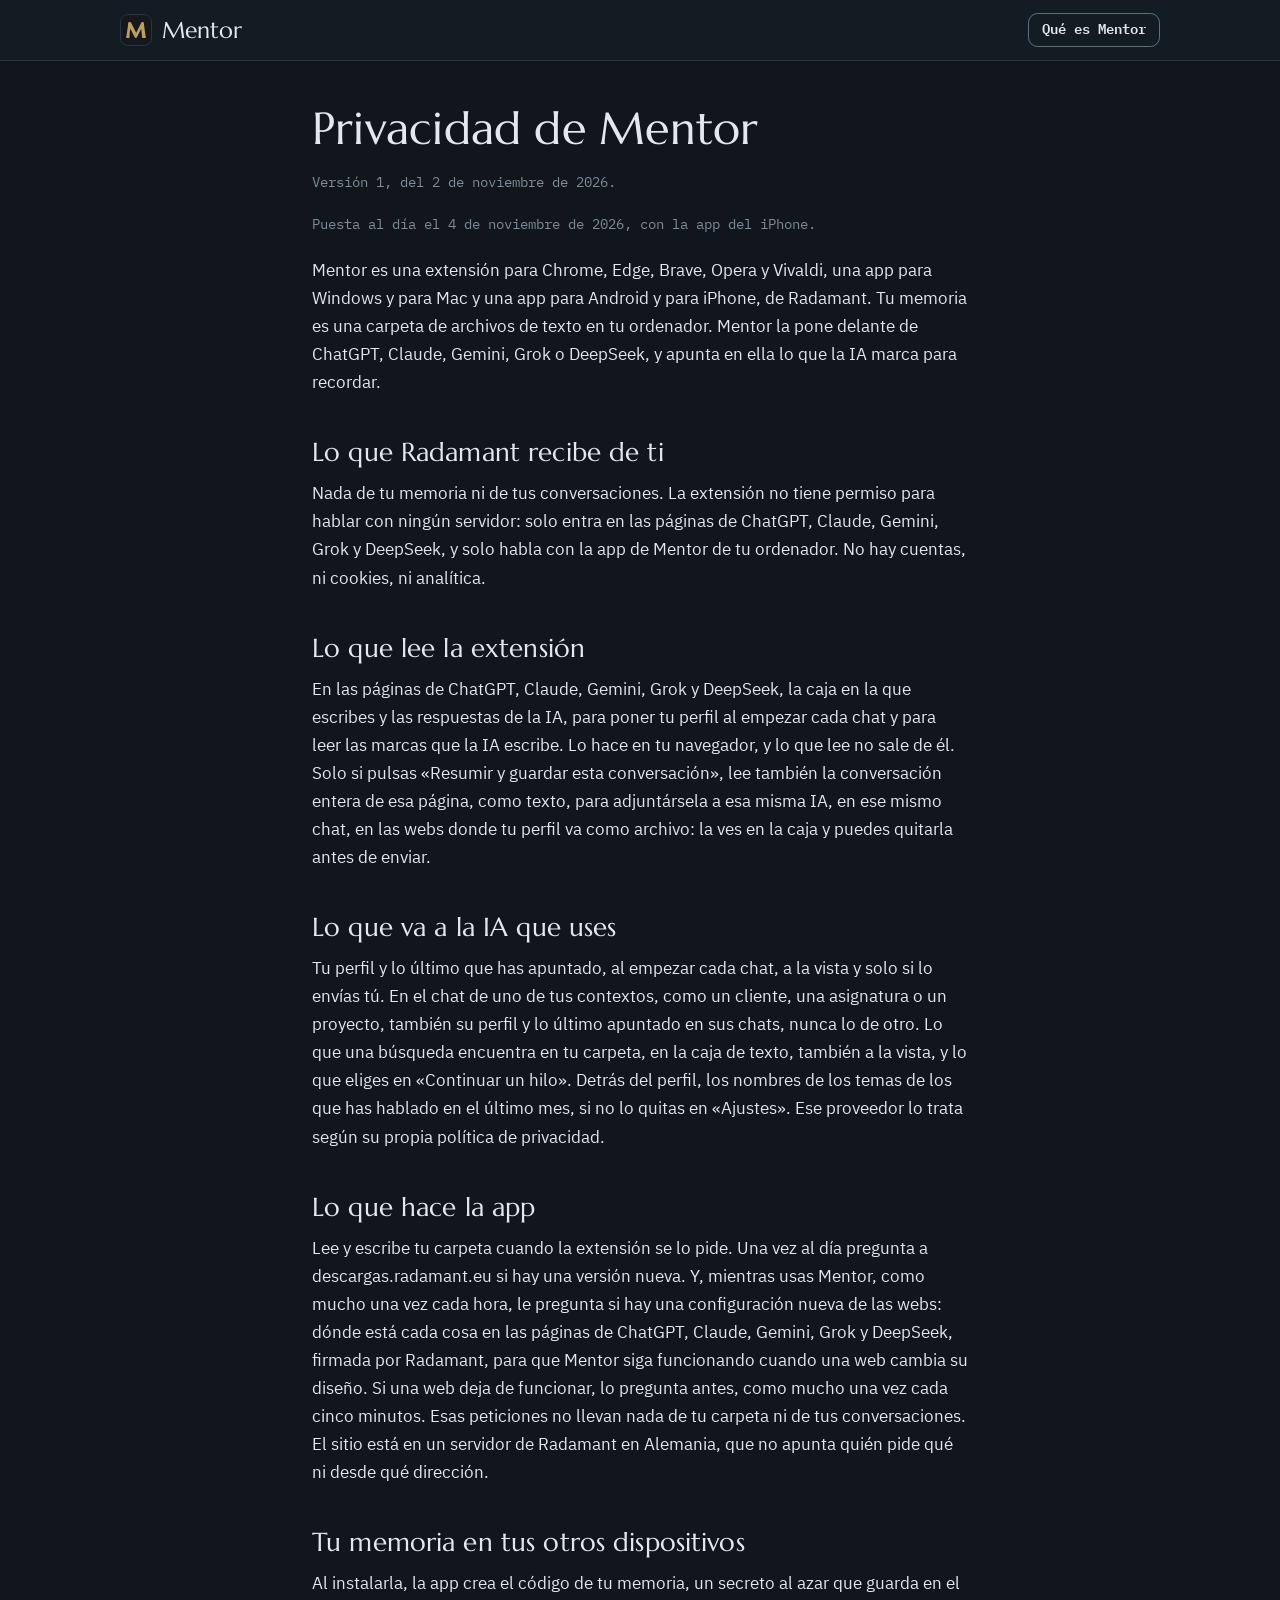
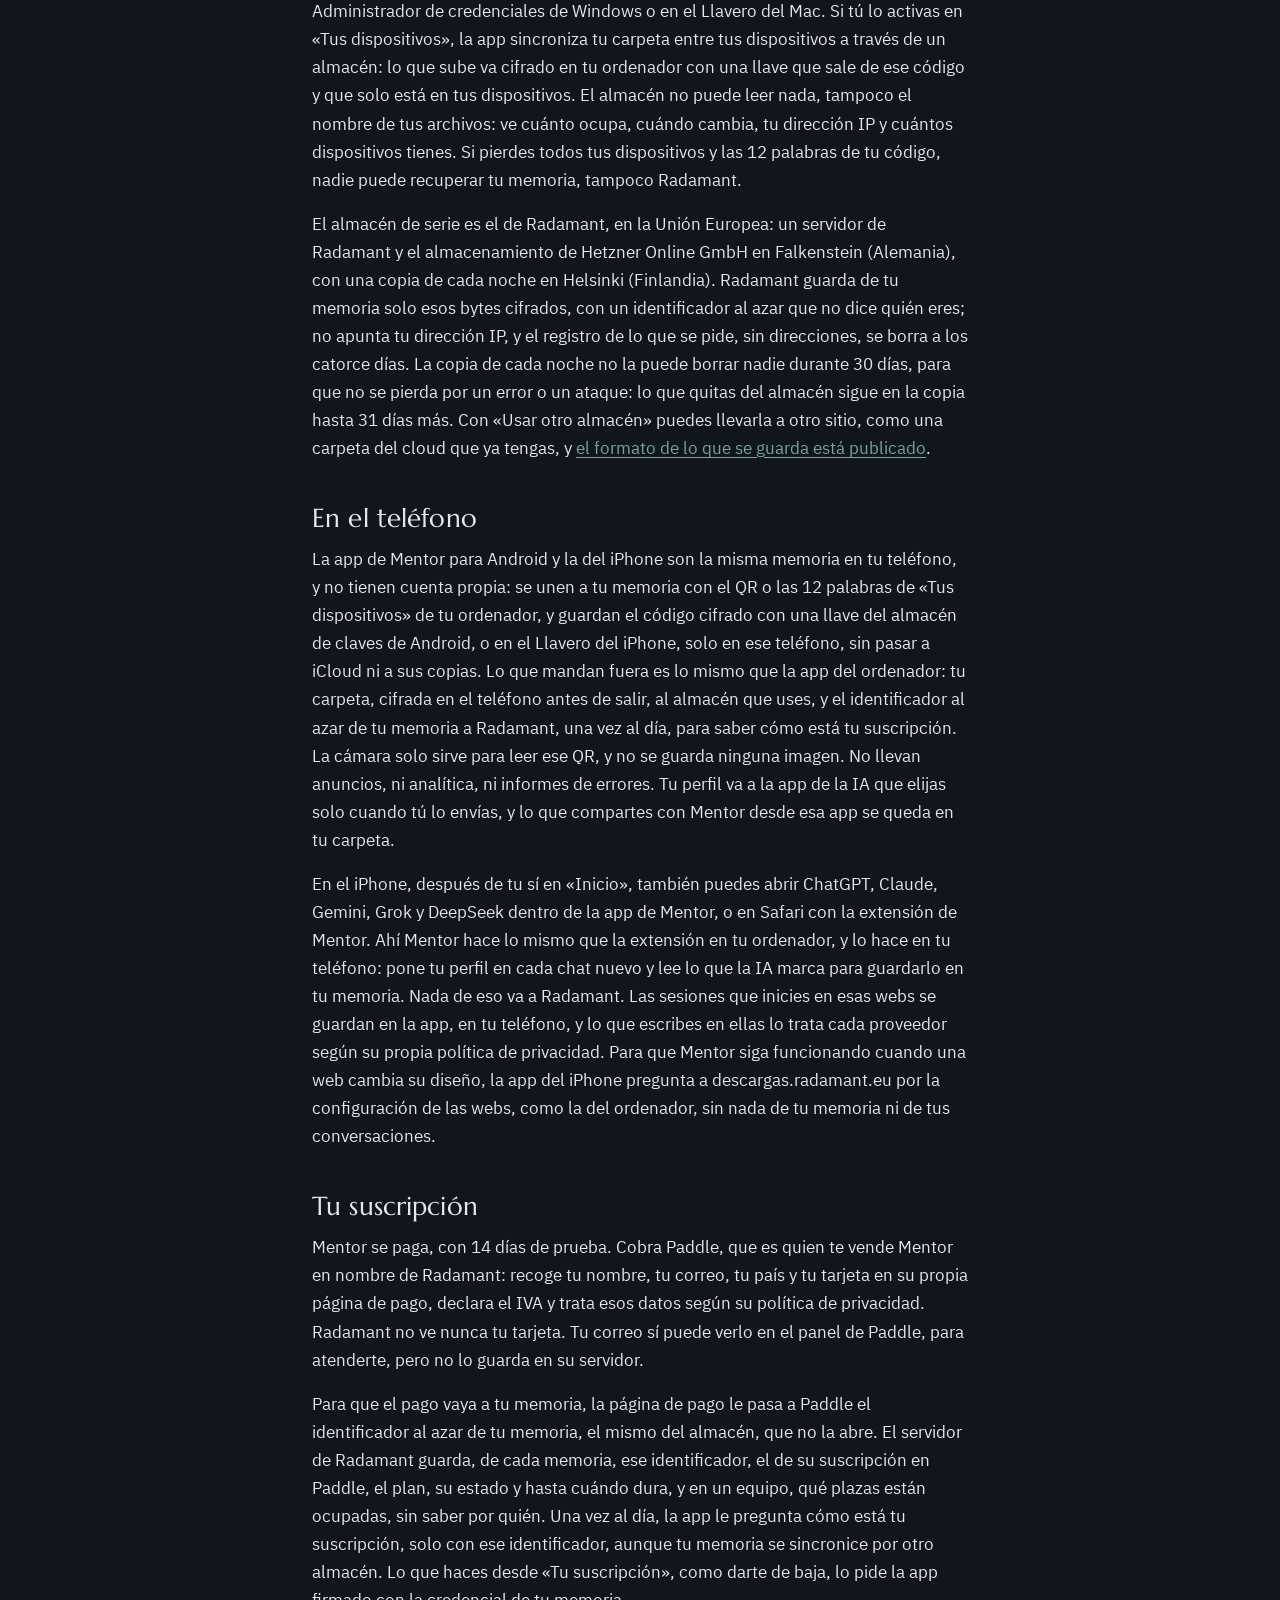
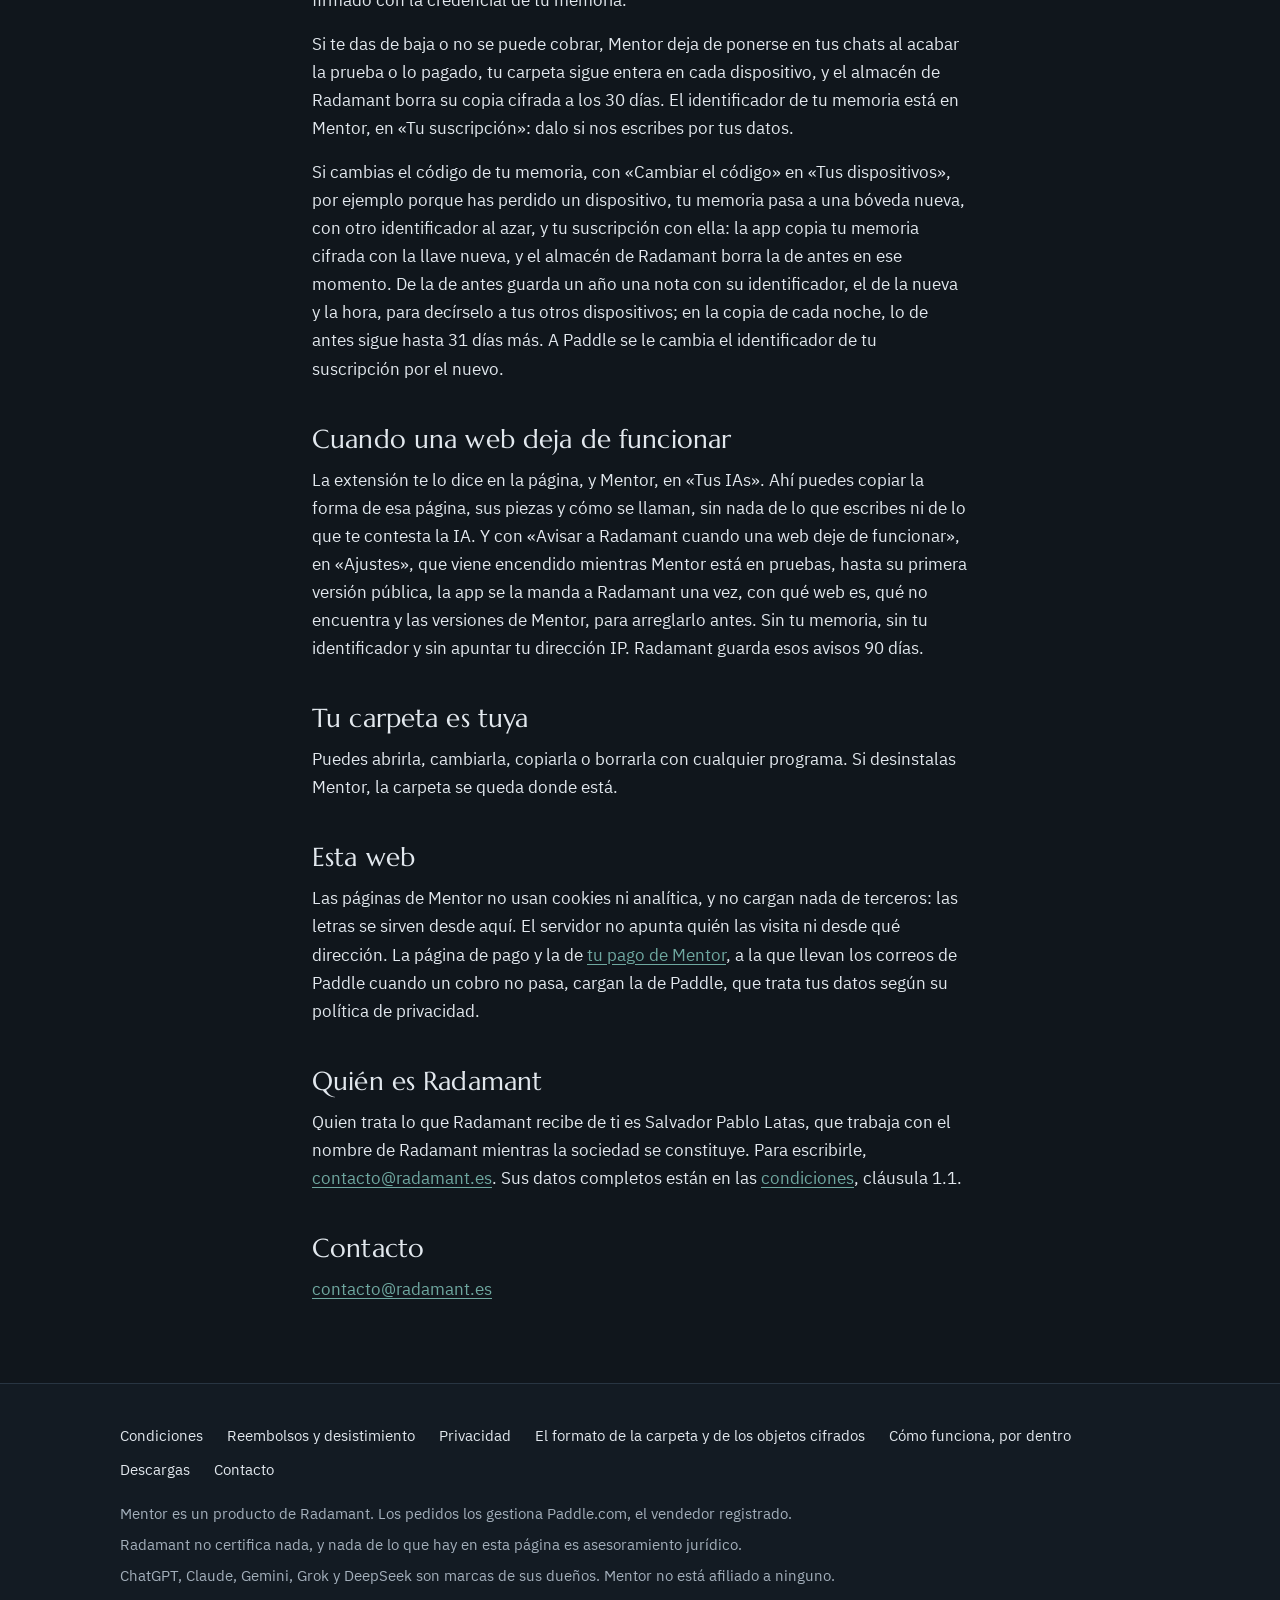
<file: mentor/privacidad.html>
<!doctype html>
<html lang="es">
<head>
  <meta charset="utf-8">
  <meta name="viewport" content="width=device-width, initial-scale=1">
  <title>Privacidad de Mentor</title>
  <meta name="description" content="Lo que Radamant recibe de ti, lo que lee la extensión, lo que hace la app y dónde está tu memoria cifrada.">
  <link rel="icon" href="icono.svg" type="image/svg+xml">
  <link rel="stylesheet" href="/fuentes/letras.css">
  <link rel="stylesheet" href="mentor.css">
</head>
<body>
  <header class="cabecera">
    <div class="contenedor">
      <a class="marca" href="./"><span class="sello"><img src="marca.svg" alt="" width="21" height="16"></span><span class="nombre">Mentor</span></a>
      <a class="boton pequeno" href="./">Qué es Mentor</a>
    </div>
  </header>

  <main class="documento">
    <div class="contenedor estrecho">
      <h1>Privacidad de Mentor</h1>
      <p class="fecha">Versión 1, del 2 de noviembre de 2026.</p>
      <p class="fecha">Puesta al día el 4 de noviembre de 2026, con la app del iPhone.</p>


      <p>Mentor es una extensión para Chrome, Edge, Brave, Opera y Vivaldi, una app para Windows y para Mac y una app para Android y para iPhone, de Radamant. Tu memoria es una carpeta de archivos de texto en tu ordenador. Mentor la pone delante de ChatGPT, Claude, Gemini, Grok o DeepSeek, y apunta en ella lo que la IA marca para recordar.</p>

      <h2>Lo que Radamant recibe de ti</h2>
      <p>Nada de tu memoria ni de tus conversaciones. La extensión no tiene permiso para hablar con ningún servidor: solo entra en las páginas de ChatGPT, Claude, Gemini, Grok y DeepSeek, y solo habla con la app de Mentor de tu ordenador. No hay cuentas, ni cookies, ni analítica.</p>

      <h2>Lo que lee la extensión</h2>
      <p>En las páginas de ChatGPT, Claude, Gemini, Grok y DeepSeek, la caja en la que escribes y las respuestas de la IA, para poner tu perfil al empezar cada chat y para leer las marcas que la IA escribe. Lo hace en tu navegador, y lo que lee no sale de él. Solo si pulsas «Resumir y guardar esta conversación», lee también la conversación entera de esa página, como texto, para adjuntársela a esa misma IA, en ese mismo chat, en las webs donde tu perfil va como archivo: la ves en la caja y puedes quitarla antes de enviar.</p>

      <h2>Lo que va a la IA que uses</h2>
      <p>Tu perfil y lo último que has apuntado, al empezar cada chat, a la vista y solo si lo envías tú. En el chat de uno de tus contextos, como un cliente, una asignatura o un proyecto, también su perfil y lo último apuntado en sus chats, nunca lo de otro. Lo que una búsqueda encuentra en tu carpeta, en la caja de texto, también a la vista, y lo que eliges en «Continuar un hilo». Detrás del perfil, los nombres de los temas de los que has hablado en el último mes, si no lo quitas en «Ajustes». Ese proveedor lo trata según su propia política de privacidad.</p>

      <h2>Lo que hace la app</h2>
      <p>Lee y escribe tu carpeta cuando la extensión se lo pide. Una vez al día pregunta a descargas.radamant.eu si hay una versión nueva. Y, mientras usas Mentor, como mucho una vez cada hora, le pregunta si hay una configuración nueva de las webs: dónde está cada cosa en las páginas de ChatGPT, Claude, Gemini, Grok y DeepSeek, firmada por Radamant, para que Mentor siga funcionando cuando una web cambia su diseño. Si una web deja de funcionar, lo pregunta antes, como mucho una vez cada cinco minutos. Esas peticiones no llevan nada de tu carpeta ni de tus conversaciones. El sitio está en un servidor de Radamant en Alemania, que no apunta quién pide qué ni desde qué dirección.</p>

      <h2>Tu memoria en tus otros dispositivos</h2>
      <p>Al instalarla, la app crea el código de tu memoria, un secreto al azar que guarda en el Administrador de credenciales de Windows o en el Llavero del Mac. Si tú lo activas en «Tus dispositivos», la app sincroniza tu carpeta entre tus dispositivos a través de un almacén: lo que sube va cifrado en tu ordenador con una llave que sale de ese código y que solo está en tus dispositivos. El almacén no puede leer nada, tampoco el nombre de tus archivos: ve cuánto ocupa, cuándo cambia, tu dirección IP y cuántos dispositivos tienes. Si pierdes todos tus dispositivos y las 12 palabras de tu código, nadie puede recuperar tu memoria, tampoco Radamant.</p>
      <p>El almacén de serie es el de Radamant, en la Unión Europea: un servidor de Radamant y el almacenamiento de Hetzner Online GmbH en Falkenstein (Alemania), con una copia de cada noche en Helsinki (Finlandia). Radamant guarda de tu memoria solo esos bytes cifrados, con un identificador al azar que no dice quién eres; no apunta tu dirección IP, y el registro de lo que se pide, sin direcciones, se borra a los catorce días. La copia de cada noche no la puede borrar nadie durante 30 días, para que no se pierda por un error o un ataque: lo que quitas del almacén sigue en la copia hasta 31 días más. Con «Usar otro almacén» puedes llevarla a otro sitio, como una carpeta del cloud que ya tengas, y <a href="formato.html">el formato de lo que se guarda está publicado</a>.</p>

      <h2>En el teléfono</h2>
      <p>La app de Mentor para Android y la del iPhone son la misma memoria en tu teléfono, y no tienen cuenta propia: se unen a tu memoria con el QR o las 12 palabras de «Tus dispositivos» de tu ordenador, y guardan el código cifrado con una llave del almacén de claves de Android, o en el Llavero del iPhone, solo en ese teléfono, sin pasar a iCloud ni a sus copias. Lo que mandan fuera es lo mismo que la app del ordenador: tu carpeta, cifrada en el teléfono antes de salir, al almacén que uses, y el identificador al azar de tu memoria a Radamant, una vez al día, para saber cómo está tu suscripción. La cámara solo sirve para leer ese QR, y no se guarda ninguna imagen. No llevan anuncios, ni analítica, ni informes de errores. Tu perfil va a la app de la IA que elijas solo cuando tú lo envías, y lo que compartes con Mentor desde esa app se queda en tu carpeta.</p>
      <p>En el iPhone, después de tu sí en «Inicio», también puedes abrir ChatGPT, Claude, Gemini, Grok y DeepSeek dentro de la app de Mentor, o en Safari con la extensión de Mentor. Ahí Mentor hace lo mismo que la extensión en tu ordenador, y lo hace en tu teléfono: pone tu perfil en cada chat nuevo y lee lo que la IA marca para guardarlo en tu memoria. Nada de eso va a Radamant. Las sesiones que inicies en esas webs se guardan en la app, en tu teléfono, y lo que escribes en ellas lo trata cada proveedor según su propia política de privacidad. Para que Mentor siga funcionando cuando una web cambia su diseño, la app del iPhone pregunta a descargas.radamant.eu por la configuración de las webs, como la del ordenador, sin nada de tu memoria ni de tus conversaciones.</p>

      <h2>Tu suscripción</h2>
      <p>Mentor se paga, con 14 días de prueba. Cobra Paddle, que es quien te vende Mentor en nombre de Radamant: recoge tu nombre, tu correo, tu país y tu tarjeta en su propia página de pago, declara el IVA y trata esos datos según su política de privacidad. Radamant no ve nunca tu tarjeta. Tu correo sí puede verlo en el panel de Paddle, para atenderte, pero no lo guarda en su servidor.</p>
      <p>Para que el pago vaya a tu memoria, la página de pago le pasa a Paddle el identificador al azar de tu memoria, el mismo del almacén, que no la abre. El servidor de Radamant guarda, de cada memoria, ese identificador, el de su suscripción en Paddle, el plan, su estado y hasta cuándo dura, y en un equipo, qué plazas están ocupadas, sin saber por quién. Una vez al día, la app le pregunta cómo está tu suscripción, solo con ese identificador, aunque tu memoria se sincronice por otro almacén. Lo que haces desde «Tu suscripción», como darte de baja, lo pide la app firmado con la credencial de tu memoria.</p>
      <p>Si te das de baja o no se puede cobrar, Mentor deja de ponerse en tus chats al acabar la prueba o lo pagado, tu carpeta sigue entera en cada dispositivo, y el almacén de Radamant borra su copia cifrada a los 30 días. El identificador de tu memoria está en Mentor, en «Tu suscripción»: dalo si nos escribes por tus datos.</p>
      <p>Si cambias el código de tu memoria, con «Cambiar el código» en «Tus dispositivos», por ejemplo porque has perdido un dispositivo, tu memoria pasa a una bóveda nueva, con otro identificador al azar, y tu suscripción con ella: la app copia tu memoria cifrada con la llave nueva, y el almacén de Radamant borra la de antes en ese momento. De la de antes guarda un año una nota con su identificador, el de la nueva y la hora, para decírselo a tus otros dispositivos; en la copia de cada noche, lo de antes sigue hasta 31 días más. A Paddle se le cambia el identificador de tu suscripción por el nuevo.</p>

      <h2>Cuando una web deja de funcionar</h2>
      <p>La extensión te lo dice en la página, y Mentor, en «Tus IAs». Ahí puedes copiar la forma de esa página, sus piezas y cómo se llaman, sin nada de lo que escribes ni de lo que te contesta la IA. Y con «Avisar a Radamant cuando una web deje de funcionar», en «Ajustes», que viene encendido mientras Mentor está en pruebas, hasta su primera versión pública, la app se la manda a Radamant una vez, con qué web es, qué no encuentra y las versiones de Mentor, para arreglarlo antes. Sin tu memoria, sin tu identificador y sin apuntar tu dirección IP. Radamant guarda esos avisos 90 días.</p>

      <h2>Tu carpeta es tuya</h2>
      <p>Puedes abrirla, cambiarla, copiarla o borrarla con cualquier programa. Si desinstalas Mentor, la carpeta se queda donde está.</p>

      <h2>Esta web</h2>
      <p>Las páginas de Mentor no usan cookies ni analítica, y no cargan nada de terceros: las letras se sirven desde aquí. El servidor no apunta quién las visita ni desde qué dirección. La página de pago y la de <a href="tu-pago.html">tu pago de Mentor</a>, a la que llevan los correos de Paddle cuando un cobro no pasa, cargan la de Paddle, que trata tus datos según su política de privacidad.</p>

      <h2>Quién es Radamant</h2>
      <p>Quien trata lo que Radamant recibe de ti es Salvador Pablo Latas, que trabaja con el nombre de Radamant mientras la sociedad se constituye. Para escribirle, <a href="mailto:contacto@radamant.es">contacto@radamant.es</a>. Sus datos completos están en las <a href="condiciones.html">condiciones</a>, cláusula 1.1.</p>

      <h2>Contacto</h2>
      <p><a href="mailto:contacto@radamant.es">contacto@radamant.es</a></p>
    </div>
  </main>

<footer class="pie">
  <div class="contenedor">
    <nav aria-label="Lo legal y lo demás">
      <a href="condiciones.html">Condiciones</a>
      <a href="reembolsos.html">Reembolsos y desistimiento</a>
      <a href="privacidad.html">Privacidad</a>
      <a href="formato.html">El formato de la carpeta y de los objetos cifrados</a>
      <a href="como-funciona.html">Cómo funciona, por dentro</a>
      <a href="descargar.html">Descargas</a>
      <a href="mailto:contacto@radamant.es">Contacto</a>
    </nav>
    <p>Mentor es un producto de Radamant. Los pedidos los gestiona Paddle.com, el vendedor registrado.</p>
    <p>Radamant no certifica nada, y nada de lo que hay en esta página es asesoramiento jurídico.</p>
    <p>ChatGPT, Claude, Gemini, Grok y DeepSeek son marcas de sus dueños. Mentor no está afiliado a ninguno.</p>
  </div>
</footer>
</body>
</html>
</file>
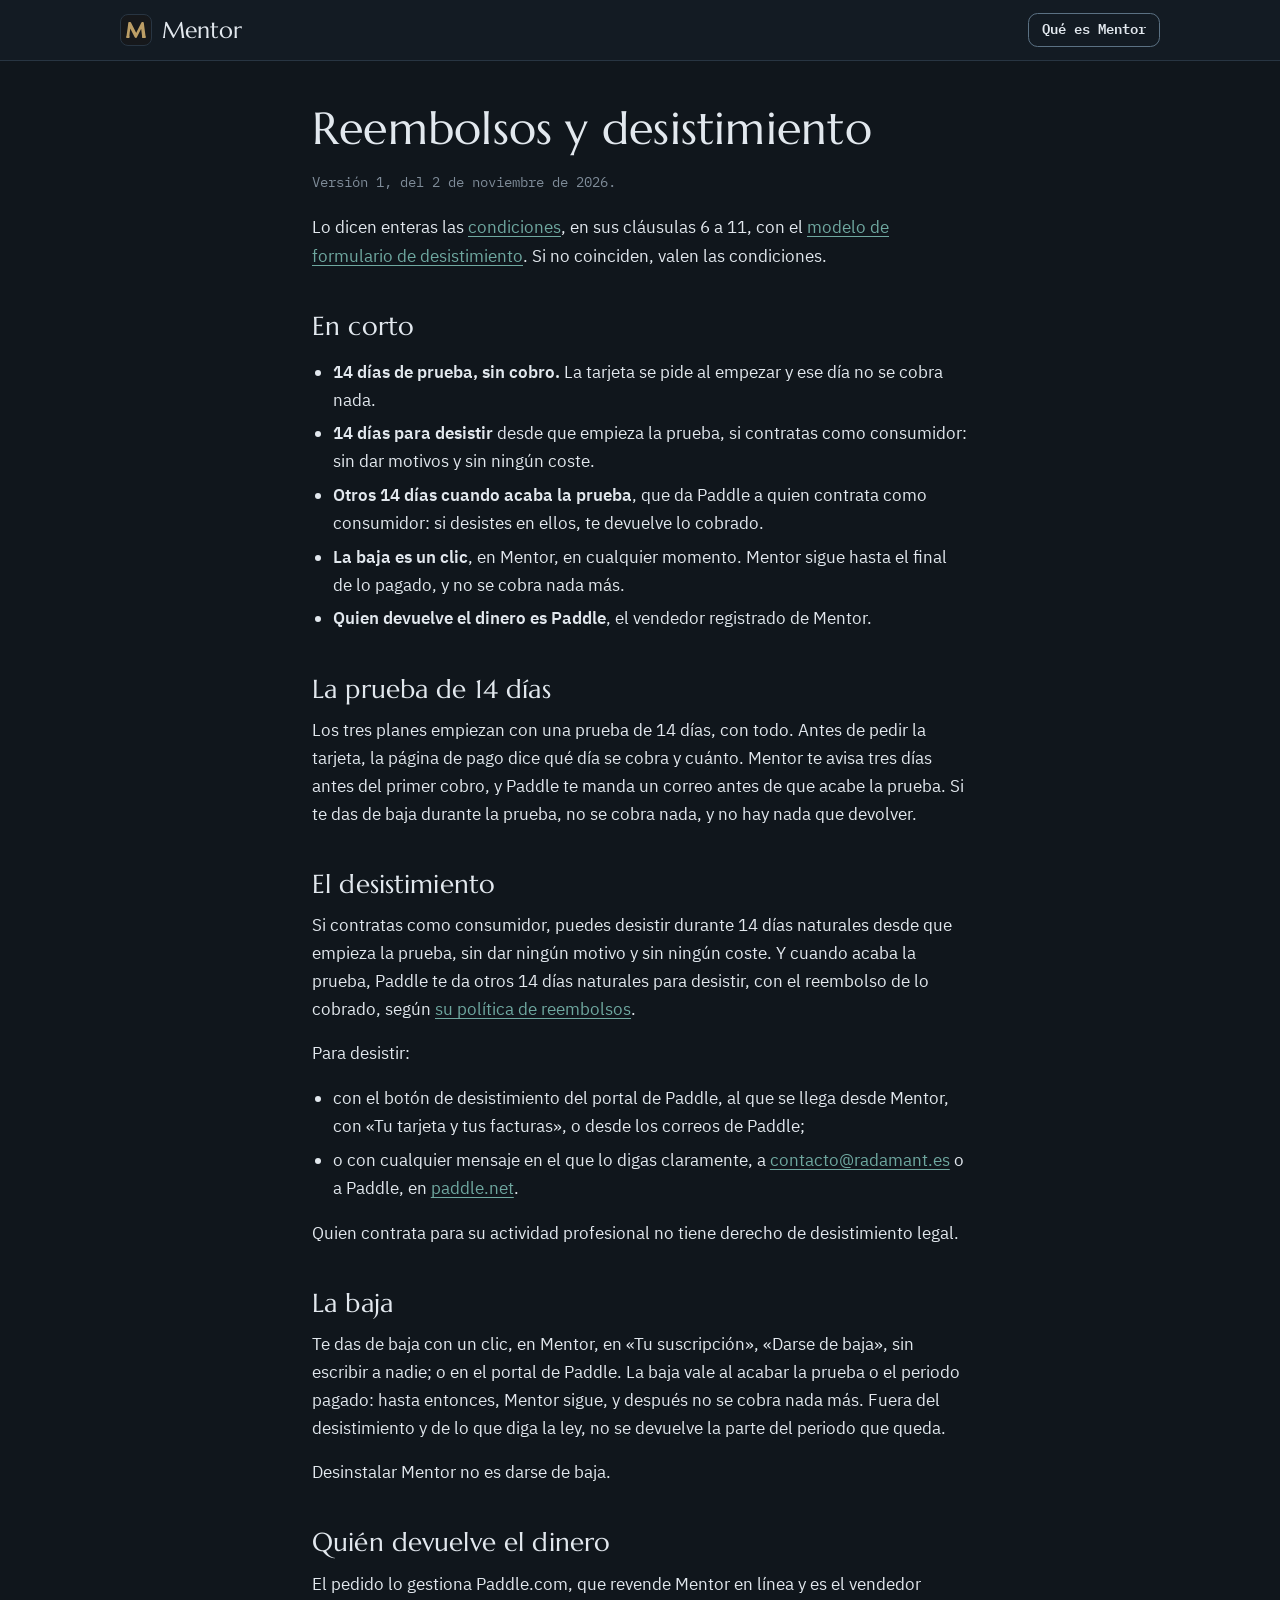
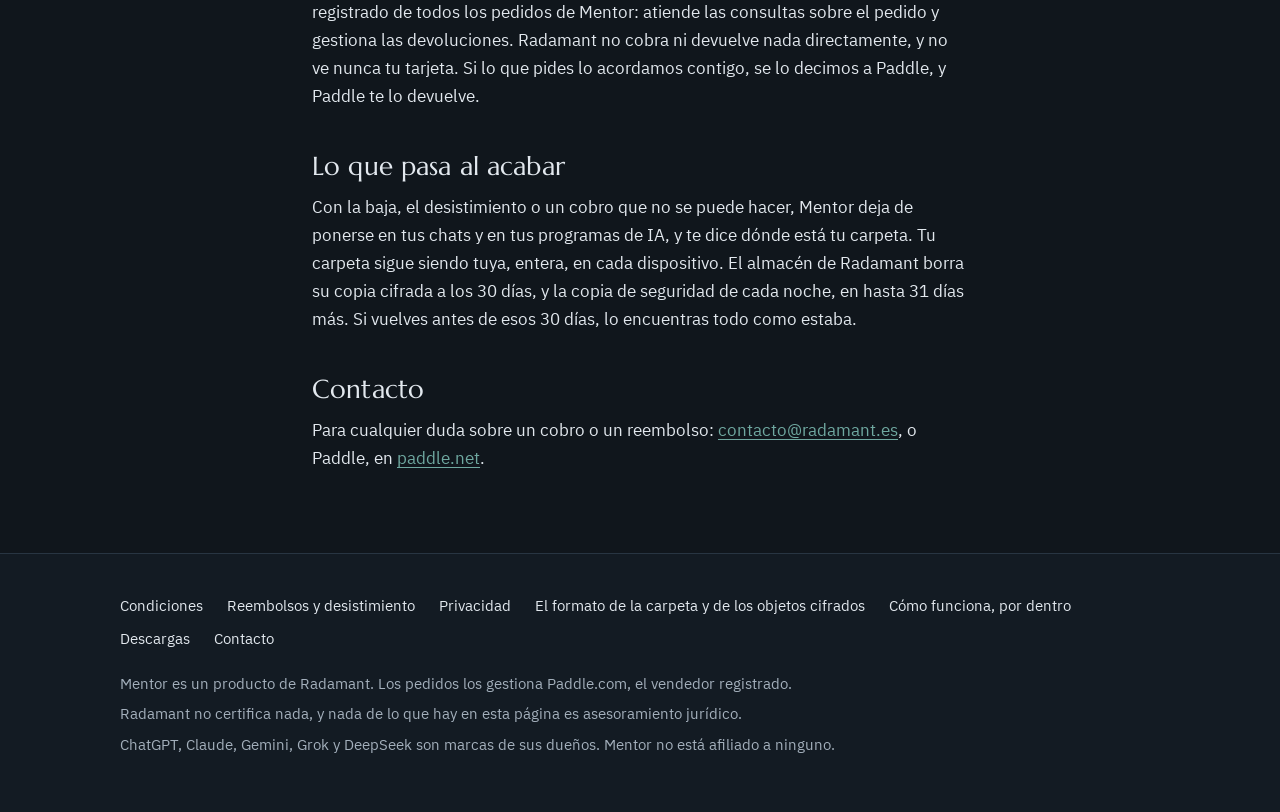
<file: mentor/reembolsos.html>
<!doctype html>
<html lang="es">
<head>
  <meta charset="utf-8">
  <meta name="viewport" content="width=device-width, initial-scale=1">
  <title>Reembolsos y desistimiento de Mentor</title>
  <meta name="description" content="La prueba de 14 días, la baja con un clic, el desistimiento en 14 días y quién devuelve el dinero: la política de reembolsos de Mentor.">
  <link rel="icon" href="icono.svg" type="image/svg+xml">
  <link rel="stylesheet" href="/fuentes/letras.css">
  <link rel="stylesheet" href="mentor.css">
</head>
<body>
  <header class="cabecera">
    <div class="contenedor">
      <a class="marca" href="./"><span class="sello"><img src="marca.svg" alt="" width="21" height="16"></span><span class="nombre">Mentor</span></a>
      <a class="boton pequeno" href="./">Qué es Mentor</a>
    </div>
  </header>

  <main class="documento">
    <div class="contenedor estrecho">
      <h1>Reembolsos y desistimiento</h1>
      <p class="fecha">Versión 1, del 2 de noviembre de 2026.</p>
      <p>Lo dicen enteras las <a href="condiciones.html">condiciones</a>, en sus cláusulas 6 a 11, con el <a href="condiciones.html#formulario">modelo de formulario de desistimiento</a>. Si no coinciden, valen las condiciones.</p>


      <h2>En corto</h2>
      <ul>
        <li><strong>14 días de prueba, sin cobro.</strong> La tarjeta se pide al empezar y ese día no se cobra nada.</li>
        <li><strong>14 días para desistir</strong> desde que empieza la prueba, si contratas como consumidor: sin dar motivos y sin ningún coste.</li>
        <li><strong>Otros 14 días cuando acaba la prueba</strong>, que da Paddle a quien contrata como consumidor: si desistes en ellos, te devuelve lo cobrado.</li>
        <li><strong>La baja es un clic</strong>, en Mentor, en cualquier momento. Mentor sigue hasta el final de lo pagado, y no se cobra nada más.</li>
        <li><strong>Quien devuelve el dinero es Paddle</strong>, el vendedor registrado de Mentor.</li>
      </ul>

      <h2>La prueba de 14 días</h2>
      <p>Los tres planes empiezan con una prueba de 14 días, con todo. Antes de pedir la tarjeta, la página de pago dice qué día se cobra y cuánto. Mentor te avisa tres días antes del primer cobro, y Paddle te manda un correo antes de que acabe la prueba. Si te das de baja durante la prueba, no se cobra nada, y no hay nada que devolver.</p>

      <h2>El desistimiento</h2>
      <p>Si contratas como consumidor, puedes desistir durante 14 días naturales desde que empieza la prueba, sin dar ningún motivo y sin ningún coste. Y cuando acaba la prueba, Paddle te da otros 14 días naturales para desistir, con el reembolso de lo cobrado, según <a href="https://www.paddle.com/legal/refund-policy">su política de reembolsos</a>.</p>
      <p>Para desistir:</p>
      <ul>
        <li>con el botón de desistimiento del portal de Paddle, al que se llega desde Mentor, con «Tu tarjeta y tus facturas», o desde los correos de Paddle;</li>
        <li>o con cualquier mensaje en el que lo digas claramente, a <a href="mailto:contacto@radamant.es">contacto@radamant.es</a> o a Paddle, en <a href="https://paddle.net">paddle.net</a>.</li>
      </ul>
      <p>Quien contrata para su actividad profesional no tiene derecho de desistimiento legal.</p>

      <h2>La baja</h2>
      <p>Te das de baja con un clic, en Mentor, en «Tu suscripción», «Darse de baja», sin escribir a nadie; o en el portal de Paddle. La baja vale al acabar la prueba o el periodo pagado: hasta entonces, Mentor sigue, y después no se cobra nada más. Fuera del desistimiento y de lo que diga la ley, no se devuelve la parte del periodo que queda.</p>
      <p>Desinstalar Mentor no es darse de baja.</p>

      <h2>Quién devuelve el dinero</h2>
      <p>El pedido lo gestiona Paddle.com, que revende Mentor en línea y es el vendedor registrado de todos los pedidos de Mentor: atiende las consultas sobre el pedido y gestiona las devoluciones. Radamant no cobra ni devuelve nada directamente, y no ve nunca tu tarjeta. Si lo que pides lo acordamos contigo, se lo decimos a Paddle, y Paddle te lo devuelve.</p>

      <h2>Lo que pasa al acabar</h2>
      <p>Con la baja, el desistimiento o un cobro que no se puede hacer, Mentor deja de ponerse en tus chats y en tus programas de IA, y te dice dónde está tu carpeta. Tu carpeta sigue siendo tuya, entera, en cada dispositivo. El almacén de Radamant borra su copia cifrada a los 30 días, y la copia de seguridad de cada noche, en hasta 31 días más. Si vuelves antes de esos 30 días, lo encuentras todo como estaba.</p>

      <h2>Contacto</h2>
      <p>Para cualquier duda sobre un cobro o un reembolso: <a href="mailto:contacto@radamant.es">contacto@radamant.es</a>, o Paddle, en <a href="https://paddle.net">paddle.net</a>.</p>
    </div>
  </main>

<footer class="pie">
  <div class="contenedor">
    <nav aria-label="Lo legal y lo demás">
      <a href="condiciones.html">Condiciones</a>
      <a href="reembolsos.html">Reembolsos y desistimiento</a>
      <a href="privacidad.html">Privacidad</a>
      <a href="formato.html">El formato de la carpeta y de los objetos cifrados</a>
      <a href="como-funciona.html">Cómo funciona, por dentro</a>
      <a href="descargar.html">Descargas</a>
      <a href="mailto:contacto@radamant.es">Contacto</a>
    </nav>
    <p>Mentor es un producto de Radamant. Los pedidos los gestiona Paddle.com, el vendedor registrado.</p>
    <p>Radamant no certifica nada, y nada de lo que hay en esta página es asesoramiento jurídico.</p>
    <p>ChatGPT, Claude, Gemini, Grok y DeepSeek son marcas de sus dueños. Mentor no está afiliado a ninguno.</p>
  </div>
</footer>
</body>
</html>
</file>
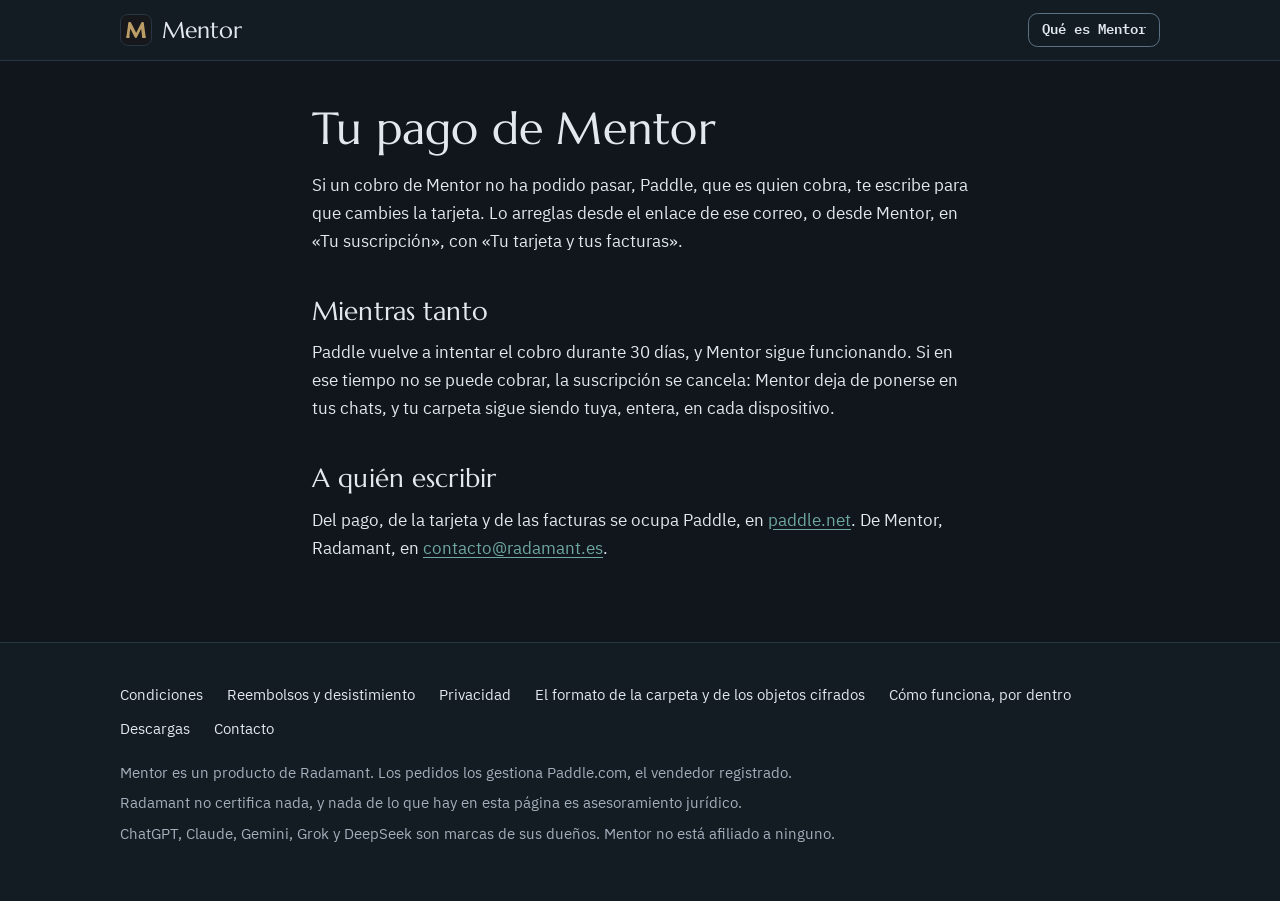
<file: mentor/tu-pago.html>
<!doctype html>
<html lang="es">
<head>
  <meta charset="utf-8">
  <meta name="viewport" content="width=device-width, initial-scale=1">
  <title>Tu pago de Mentor</title>
  <meta name="description" content="Si un cobro de Mentor no ha podido pasar: cómo cambiar la tarjeta, qué pasa mientras tanto y a quién escribir.">
  <link rel="icon" href="icono.svg" type="image/svg+xml">
  <link rel="stylesheet" href="/fuentes/letras.css">
  <link rel="stylesheet" href="mentor.css">
</head>
<body>
  <header class="cabecera">
    <div class="contenedor">
      <a class="marca" href="./"><span class="sello"><img src="marca.svg" alt="" width="21" height="16"></span><span class="nombre">Mentor</span></a>
      <a class="boton pequeno" href="./">Qué es Mentor</a>
    </div>
  </header>

  <main class="documento">
    <div class="contenedor estrecho">
      <h1>Tu pago de Mentor</h1>
      <p>Si un cobro de Mentor no ha podido pasar, Paddle, que es quien cobra, te escribe para que cambies la tarjeta. Lo arreglas desde el enlace de ese correo, o desde Mentor, en «Tu suscripción», con «Tu tarjeta y tus facturas».</p>

      <h2>Mientras tanto</h2>
      <p>Paddle vuelve a intentar el cobro durante 30 días, y Mentor sigue funcionando. Si en ese tiempo no se puede cobrar, la suscripción se cancela: Mentor deja de ponerse en tus chats, y tu carpeta sigue siendo tuya, entera, en cada dispositivo.</p>

      <h2>A quién escribir</h2>
      <p>Del pago, de la tarjeta y de las facturas se ocupa Paddle, en <a href="https://paddle.net">paddle.net</a>. De Mentor, Radamant, en <a href="mailto:contacto@radamant.es">contacto@radamant.es</a>.</p>
    </div>
  </main>

<footer class="pie">
  <div class="contenedor">
    <nav aria-label="Lo legal y lo demás">
      <a href="condiciones.html">Condiciones</a>
      <a href="reembolsos.html">Reembolsos y desistimiento</a>
      <a href="privacidad.html">Privacidad</a>
      <a href="formato.html">El formato de la carpeta y de los objetos cifrados</a>
      <a href="como-funciona.html">Cómo funciona, por dentro</a>
      <a href="descargar.html">Descargas</a>
      <a href="mailto:contacto@radamant.es">Contacto</a>
    </nav>
    <p>Mentor es un producto de Radamant. Los pedidos los gestiona Paddle.com, el vendedor registrado.</p>
    <p>Radamant no certifica nada, y nada de lo que hay en esta página es asesoramiento jurídico.</p>
    <p>ChatGPT, Claude, Gemini, Grok y DeepSeek son marcas de sus dueños. Mentor no está afiliado a ninguno.</p>
  </div>
</footer>

  <script src="https://cdn.paddle.com/paddle/v2/paddle.js"></script>
  <script>
    // Tu pago de Mentor (M12, sesión 6): la página de la web en la que Paddle
    // Retain pide Paddle.js para arreglar un cobro que ha fallado en un clic,
    // desde sus correos. Por su decisión del 02/11/2026, aparte, y no en la
    // portada: la página de venta no carga nada de fuera. Retain solo existe
    // en la cuenta real, así que Paddle.js arranca siempre con su token, el de
    // retain.json, también antes de que la página de pago pase a la real.
    (async () => {
      try {
        if (typeof Paddle === "undefined") return;
        const r = await fetch("retain.json", { cache: "no-cache" });
        if (!r.ok) return;
        const retain = await r.json();
        if (!retain.token) return;
        Paddle.Initialize({ token: retain.token });
      } catch (e) {
        console.error(e);
      }
    })();
  </script>
</body>
</html>
</file>
<file: fuentes/letras.css>
/* Las letras de Radamant, servidas desde el propio sitio: ningún tercero ve
   la IP de quien visita. Las tres son SIL OFL; su licencia, al lado. Las dos
   licencias reservan su nombre («Marcellus», «Plex»): una letra recortada o
   cambiada no puede llevarlo. Por eso van sin tocar: IBM Plex, los recortes
   en latín que publica la propia IBM (fonts/split/woff2/*-Latin1.woff2 de su
   versión 1.1.0 la Sans y 2.5.0 la Mono), y Marcellus entera, de Google Fonts,
   solo pasada a woff2. Lo vigila letras_test.go. */
@font-face { font-family: "Marcellus"; font-weight: 400; font-style: normal; font-display: swap; src: url("marcellus-400.woff2") format("woff2"); }
@font-face { font-family: "IBM Plex Sans"; font-weight: 400; font-style: normal; font-display: swap; src: url("plex-sans-400.woff2") format("woff2"); }
@font-face { font-family: "IBM Plex Sans"; font-weight: 600; font-style: normal; font-display: swap; src: url("plex-sans-600.woff2") format("woff2"); }
@font-face { font-family: "IBM Plex Mono"; font-weight: 400; font-style: normal; font-display: swap; src: url("plex-mono-400.woff2") format("woff2"); }
@font-face { font-family: "IBM Plex Mono"; font-weight: 600; font-style: normal; font-display: swap; src: url("plex-mono-600.woff2") format("woff2"); }
</file>
<file: mentor/mentor.css>
/* Lo escribe herramientas/publicar: los colores, de marca/aspecto.json, y lo demás, de herramientas/publicar/mentor.css. Aquí no se cambia. */
:root {
  --acento: #6FA8A0;
  --acento-tenue: #5E958E;
  --borde: #5B7183;
  --boton: #3B7770;
  --boton-pulsado: #32665F;
  --linea: #283542;
  --mal: #E8897D;
  --maquina: #7DB4AC;
  --maquina-fondo: #132429;
  --noche: #131B23;
  --papel: #10161C;
  --sobre-boton: #FFFFFF;
  --superficie: #17202A;
  --tinta: #E2E8EE;
  --tinta-suave: #A3AFBB;
  --tinta-tenue: #7F8C99;
  --icono-noche: #16181B;
  --icono-acento: #BC9E66;
}

/* Lo común de las páginas de Mentor (M12). Los colores no van aquí: el
   generador (herramientas/publicar) pone delante los de la paleta de serie y
   los del logo, desde marca/aspecto.json, que es donde se cambian. Siempre en
   oscuro, como la app. Marcellus solo en los titulares, y solo a 400, que es
   el único grosor que tiene; el texto, en IBM Plex Sans, y botones, fechas y
   archivos, en IBM Plex Mono. Las letras, del propio sitio (/fuentes/). */

:root {
  --display: "Marcellus", Optima, Candara, Georgia, serif;
  --texto: "IBM Plex Sans", "Segoe UI", system-ui, -apple-system, sans-serif;
  --mono: "IBM Plex Mono", ui-monospace, "SFMono-Regular", Menlo, Consolas, monospace;
  --ancho: 68rem;
  --estrecho: 44rem;
  color-scheme: dark;
}

* { box-sizing: border-box; }
html { -webkit-text-size-adjust: 100%; scroll-behavior: smooth; }
@media (prefers-reduced-motion: reduce) { html { scroll-behavior: auto; } }
body { margin: 0; background: var(--papel); color: var(--tinta); font: 1.0625rem/1.65 var(--texto); overflow-wrap: break-word; }
img { max-width: 100%; height: auto; }
a { color: var(--acento); text-underline-offset: .18em; }
a:hover { color: var(--maquina); }
:focus-visible { outline: 2px solid var(--acento); outline-offset: 3px; border-radius: 4px; }
h1, h2, h3 { font-family: var(--display); font-weight: 400; letter-spacing: .005em; }
h1 { font: 400 clamp(2.3rem, 6.2vw, 3.9rem)/1.08 var(--display); margin: 0 0 1.1rem; }
h2 { font: 400 clamp(1.65rem, 3.6vw, 2.35rem)/1.18 var(--display); margin: 0 0 .9rem; }
h3 { font: 400 1.3rem/1.3 var(--display); margin: 0 0 .45rem; }
p { margin: 0 0 1rem; }
strong { font-weight: 600; }
code, .mono { font-family: var(--mono); font-size: .92em; }
code { background: var(--superficie); border: 1px solid var(--linea); border-radius: 5px; padding: .05em .35em; }

.contenedor { max-width: var(--ancho); margin: 0 auto; padding: 0 1rem; }
.estrecho { max-width: var(--estrecho); }
@media (min-width: 40rem) { .contenedor { padding: 0 1.5rem; } }

/* La cabecera: la M en latón y el nombre, y lo de la página. */
.cabecera { border-bottom: 1px solid var(--linea); background: var(--noche); }
.cabecera .contenedor { display: flex; align-items: center; gap: 1rem; min-height: 3.75rem; }
.marca { display: inline-flex; align-items: center; gap: .6rem; color: var(--tinta); text-decoration: none; margin-right: auto; }
.marca:hover { color: var(--tinta); }
.sello { width: 2rem; height: 2rem; border-radius: .5rem; background: var(--icono-noche); border: 1px solid var(--linea); display: grid; place-items: center; flex: none; }
.sello img { width: 1.3rem; height: auto; display: block; }
.marca .nombre { font: 400 1.45rem/1 var(--display); }
.menu { display: none; gap: 1.4rem; font-size: .95rem; }
.menu a { color: var(--tinta-suave); text-decoration: none; }
.menu a:hover { color: var(--tinta); }
@media (min-width: 52rem) { .menu { display: flex; } }

/* Los botones: el principal, lleno; los demás, con su borde. */
.boton { display: inline-flex; align-items: center; justify-content: center; gap: .5rem; padding: .75rem 1.2rem; border-radius: .6rem; border: 1px solid var(--borde);
  color: var(--tinta); background: transparent; font: 600 .95rem/1.3 var(--mono); text-decoration: none; cursor: pointer; text-align: center; }
.boton:hover { color: var(--tinta); background: color-mix(in srgb, var(--borde) 22%, transparent); }
.boton.principal { background: var(--boton); border-color: var(--boton); color: var(--sobre-boton); }
.boton.principal:hover { background: var(--boton-pulsado); border-color: var(--boton-pulsado); color: var(--sobre-boton); }
.boton.pequeno { padding: .45rem .8rem; font-size: .85rem; }
.botones { display: flex; flex-wrap: wrap; gap: .75rem; margin: 0 0 1rem; }

/* Las secciones. */
.seccion { padding: 3.5rem 0; border-top: 1px solid var(--linea); }
@media (min-width: 52rem) { .seccion { padding: 5rem 0; } }
.entradilla { color: var(--tinta-suave); font-size: 1.12rem; max-width: var(--estrecho); }
.etiqueta { font: 500 .78rem/1.5 var(--mono); letter-spacing: .09em; text-transform: uppercase; color: var(--maquina); margin: 0 0 .6rem; }
.nota { color: var(--tinta-suave); font-size: .95rem; }
.letra-menuda { color: var(--tinta-tenue); font: .85rem/1.6 var(--mono); }
.rejilla { display: grid; gap: 1rem; }
@media (min-width: 40rem) { .rejilla.dos { grid-template-columns: repeat(2, 1fr); } }
@media (min-width: 52rem) { .rejilla.tres { grid-template-columns: repeat(3, 1fr); } .rejilla.cuatro { grid-template-columns: repeat(2, 1fr); } }
@media (min-width: 64rem) { .rejilla.cuatro { grid-template-columns: repeat(4, 1fr); } }
.ficha { background: var(--superficie); border: 1px solid var(--linea); border-radius: .9rem; padding: 1.25rem; }
.ficha p:last-child { margin-bottom: 0; }

/* Lo que se ve de Mentor, dibujado con sus textos de verdad: un archivo de
   la carpeta, la caja de un chat y las tarjetas de Mentor en las webs, con
   los mismos colores que extension/pagina/avisos.js. */
.archivo { background: var(--superficie); border: 1px solid var(--linea); border-radius: .8rem; overflow: hidden; text-align: left; }
.archivo .ruta { display: flex; justify-content: space-between; gap: 1rem; padding: .55rem .9rem; border-bottom: 1px solid var(--linea); background: var(--noche);
  font: .78rem/1.5 var(--mono); color: var(--tinta-tenue); }
.archivo pre { margin: 0; padding: .9rem; font: .8rem/1.65 var(--mono); color: var(--tinta); white-space: pre-wrap; overflow-wrap: anywhere; }
.archivo .titulo { color: var(--tinta-suave); }
.archivo .fecha { color: var(--tinta); font-weight: 600; }
.archivo .frase { color: var(--maquina); font-style: italic; }
.archivo .comentario { color: var(--tinta-tenue); }
.archivo ul { list-style: none; margin: 0; padding: .4rem .9rem .8rem; }
.archivo li { display: flex; justify-content: space-between; gap: 1rem; padding: .45rem 0; border-bottom: 1px solid var(--linea); font-size: .92rem; }
.archivo li:last-child { border-bottom: 0; }
.archivo li .mono { color: var(--tinta); white-space: nowrap; }
.archivo li span:last-child { color: var(--tinta-suave); text-align: right; }

.chat { background: var(--noche); border: 1px solid var(--linea); border-radius: 1.1rem; padding: .9rem 1rem; color: var(--tinta-suave); font-size: .85rem; line-height: 1.5; }
.chat .enviar { display: flex; justify-content: flex-end; margin-top: .6rem; }
.chat .enviar span { font: .75rem/1 var(--mono); border: 1px solid var(--linea); border-radius: .4rem; padding: .35rem .6rem; color: var(--tinta-tenue); }

.tarjeta { background: var(--superficie); color: var(--tinta); border: 1px solid var(--linea); border-radius: 12px; padding: 11px 13px; box-shadow: 0 10px 28px rgba(0, 0, 0, .35);
  font-size: 14px; line-height: 1.45; display: flex; flex-wrap: wrap; gap: 10px; align-items: center; text-align: left; }
.tarjeta .texto { flex: 1 1 12rem; }
.tarjeta .firma { color: var(--tinta-suave); font: 12px/1.4 var(--mono); display: block; margin-top: 2px; }
.tarjeta.maquina { background: var(--maquina-fondo); border-left: 2px solid var(--maquina); border-radius: 0 12px 12px 0; }
.tarjeta .que { display: block; font: 500 10.5px/1.5 var(--mono); letter-spacing: .09em; text-transform: uppercase; color: var(--maquina); margin-bottom: 2px; }
.tarjeta .acciones { display: flex; gap: 6px; }
.tarjeta .b { font: 500 12.5px/1.3 var(--mono); border-radius: 9px; padding: 5px 10px; border: 1px solid var(--borde); color: var(--tinta); white-space: nowrap; }
.tarjeta .b.principal { background: var(--boton); border-color: var(--boton); color: var(--sobre-boton); }
.tarjeta .b.cerrar { border-color: var(--linea); color: var(--tinta-tenue); }

/* El pie, con lo que pide Paddle a la vista: condiciones, reembolsos y
   privacidad, y lo demás. */
.pie { border-top: 1px solid var(--linea); background: var(--noche); padding: 2.5rem 0 3rem; margin-top: 0; color: var(--tinta-suave); font-size: .92rem; }
.pie nav { display: flex; flex-wrap: wrap; gap: .6rem 1.5rem; margin: 0 0 1.25rem; }
.pie nav a { color: var(--tinta); text-decoration: none; }
.pie nav a:hover { color: var(--acento); text-decoration: underline; }
.pie p { margin: 0 0 .4rem; }

/* Las páginas de texto: condiciones, reembolsos, privacidad, formato. */
.documento { padding: 2.75rem 0 4rem; }
.documento h1 { font-size: clamp(2rem, 5vw, 2.8rem); }
.documento h2 { font-size: clamp(1.35rem, 3vw, 1.65rem); margin: 2.5rem 0 .75rem; }
.documento h3 { margin: 1.75rem 0 .5rem; }
.documento li { margin: .35rem 0; }
.documento ol, .documento ul { padding-left: 1.3rem; }
.borrador { border: 1px dashed var(--borde); border-radius: .7rem; padding: .8rem 1rem; color: var(--tinta-suave); font-size: .95rem; margin: 0 0 2rem; }
.fecha { color: var(--tinta-tenue); font: .88rem/1.6 var(--mono); margin: 0 0 1.25rem; }
.tabla { width: 100%; overflow-x: auto; margin: 0 0 1.25rem; }
table { border-collapse: collapse; width: 100%; font-size: .93rem; }
th, td { text-align: left; vertical-align: top; padding: .55rem .7rem; border-bottom: 1px solid var(--linea); }
th { color: var(--tinta-suave); font-weight: 600; }
pre.bloque { background: var(--superficie); border: 1px solid var(--linea); border-radius: .6rem; padding: .8rem 1rem; font: .82rem/1.6 var(--mono); white-space: pre-wrap; overflow-wrap: anywhere; }
</file>
